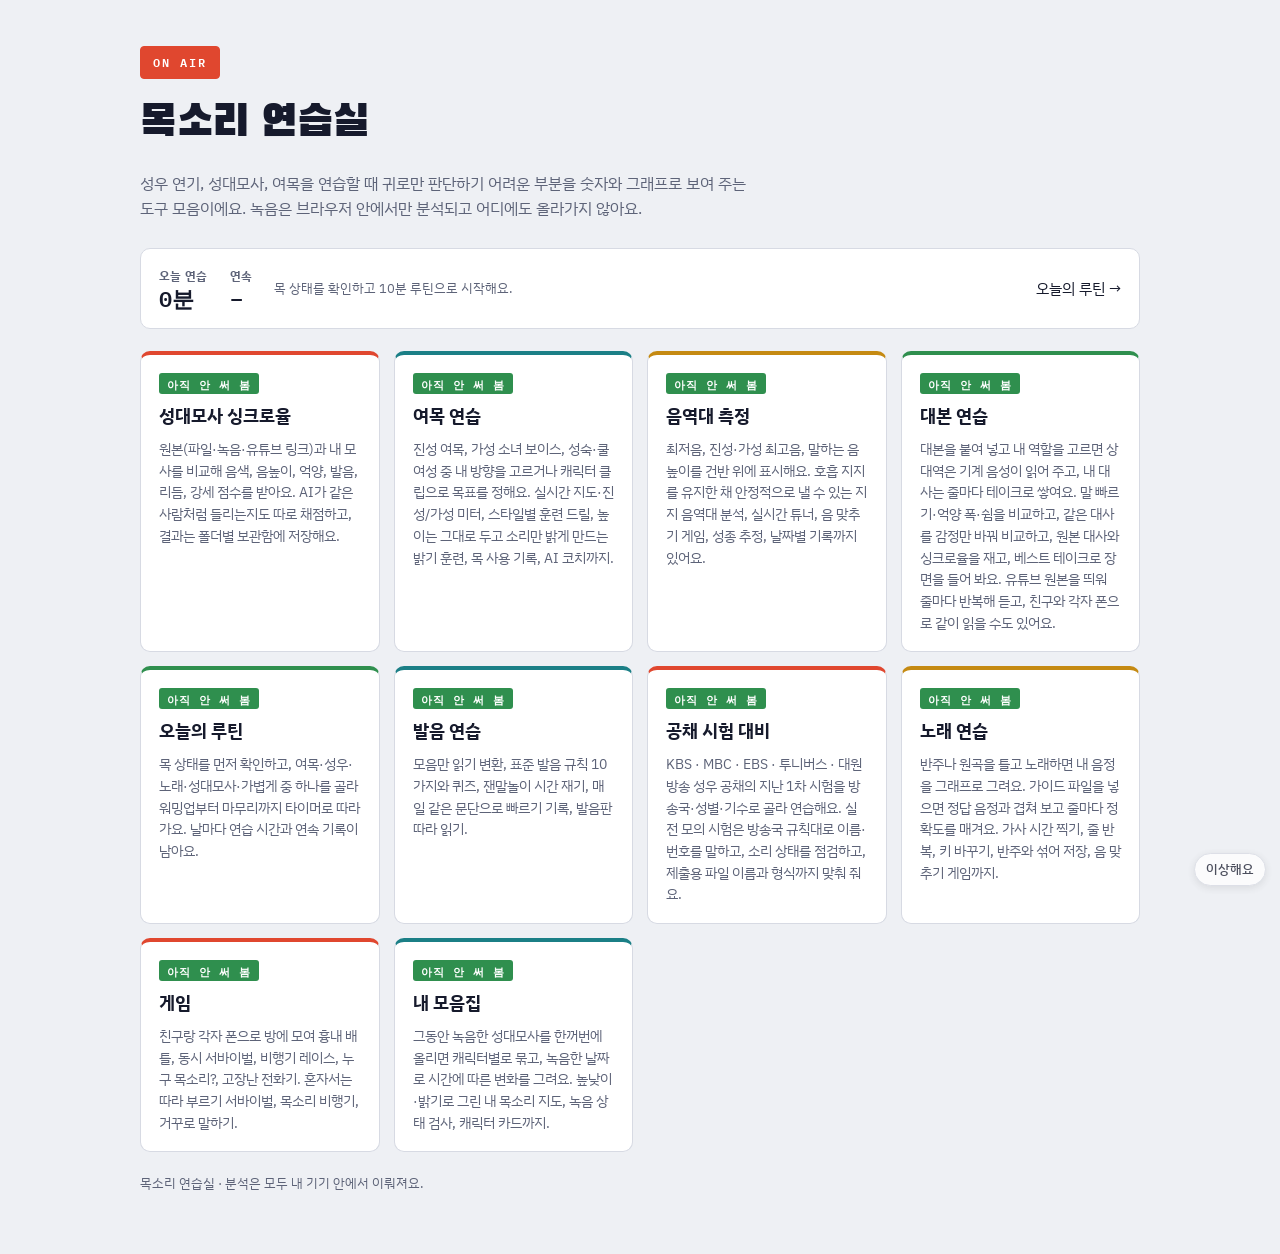
<file: index.html>
<!DOCTYPE html>
<html lang="ko">
<head>
<meta charset="utf-8">
<meta name="viewport" content="width=device-width, initial-scale=1">
<title>목소리 연습실</title>
<meta name="description" content="성우 연기, 성대모사, 여목 연습을 위한 목소리 분석 도구 모음">
<link rel="preconnect" href="https://fonts.googleapis.com">
<link rel="preconnect" href="https://fonts.gstatic.com" crossorigin>
<link href="https://fonts.googleapis.com/css2?family=IBM+Plex+Sans+KR:wght@400;500;700&family=IBM+Plex+Mono:wght@500;600&family=Black+Han+Sans&display=swap" rel="stylesheet">
<link rel="stylesheet" href="assets/style.css?v=202611281900">
<script src="assets/report.js?v=202611281900"></script>
</head>
<body>
<div class="wrap">
  <header class="hero">
    <div class="tally on" style="justify-self:start">ON AIR</div>
    <h1>목소리 연습실</h1>
    <p class="sub">성우 연기, 성대모사, 여목을 연습할 때 귀로만 판단하기 어려운 부분을 숫자와 그래프로 보여 주는 도구 모음이에요. 녹음은 브라우저 안에서만 분석되고 어디에도 올라가지 않아요.</p>
  </header>

  <a class="panel home-today" href="routine.html" id="todayBox">
    <div><div class="ym-lab">오늘 연습</div><div class="ym-num sm" id="tdMin">0분</div></div>
    <div><div class="ym-lab">연속</div><div class="ym-num sm" id="tdStreak">–</div></div>
    <div class="cap" style="margin:0" id="tdMsg">목 상태를 확인하고 10분 루틴으로 시작해요.</div>
    <span class="primary-sm go">오늘의 루틴 →</span>
  </a>

  <section class="panel" id="recentBox" hidden>
    <h2 style="margin-bottom:10px">최근 성대모사 연습</h2>
    <div class="recent" id="recent"></div>
  </section>

  <section class="tools">
    <a class="panel tool" href="mimic.html" style="--c: var(--imi)">
      <span class="pill live">사용 가능</span>
      <h2>성대모사 싱크로율</h2>
      <p>원본(파일·녹음·유튜브 링크)과 내 모사를 비교해 음색, 음높이, 억양, 발음, 리듬, 강세 점수를 받아요. AI가 같은 사람처럼 들리는지도 따로 채점하고, 결과는 폴더별 보관함에 저장해요.</p>
    </a>
    <a class="panel tool" href="yeomok.html" style="--c: var(--ref)">
      <span class="pill live">사용 가능</span>
      <h2>여목 연습</h2>
      <p>진성 여목, 가성 소녀 보이스, 성숙·쿨 여성 중 내 방향을 고르거나 캐릭터 클립으로 목표를 정해요. 실시간 지도·진성/가성 미터, 스타일별 훈련 드릴, 높이는 그대로 두고 소리만 밝게 만드는 밝기 훈련, 목 사용 기록, AI 코치까지.</p>
    </a>
    <a class="panel tool" href="range.html" style="--c: var(--warn)">
      <span class="pill live">사용 가능</span>
      <h2>음역대 측정</h2>
      <p>최저음, 진성·가성 최고음, 말하는 음높이를 건반 위에 표시해요. 호흡 지지를 유지한 채 안정적으로 낼 수 있는 지지 음역대 분석, 실시간 튜너, 음 맞추기 게임, 성종 추정, 날짜별 기록까지 있어요.</p>
    </a>
    <a class="panel tool" href="script.html" style="--c: var(--good)">
      <span class="pill live">사용 가능</span>
      <h2>대본 연습</h2>
      <p>대본을 붙여 넣고 내 역할을 고르면 상대역은 기계 음성이 읽어 주고, 내 대사는 줄마다 테이크로 쌓여요. 말 빠르기·억양 폭·쉼을 비교하고, 같은 대사를 감정만 바꿔 비교하고, 원본 대사와 싱크로율을 재고, 베스트 테이크로 장면을 들어 봐요. 유튜브 원본을 띄워 줄마다 반복해 듣고, 친구와 각자 폰으로 같이 읽을 수도 있어요.</p>
    </a>
    <a class="panel tool" href="routine.html" style="--c: var(--good)">
      <span class="pill live">새로 생김</span>
      <h2>오늘의 루틴</h2>
      <p>목 상태를 먼저 확인하고, 여목·성우·노래·성대모사·가볍게 중 하나를 골라 워밍업부터 마무리까지 타이머로 따라가요. 날마다 연습 시간과 연속 기록이 남아요.</p>
    </a>
    <a class="panel tool" href="pronounce.html" style="--c: var(--ref)">
      <span class="pill live">새로 생김</span>
      <h2>발음 연습</h2>
      <p>모음만 읽기 변환, 표준 발음 규칙 10가지와 퀴즈, 잰말놀이 시간 재기, 매일 같은 문단으로 빠르기 기록, 발음판 따라 읽기.</p>
    </a>
    <a class="panel tool" href="exam.html" style="--c: var(--imi)">
      <span class="pill live">새로 생김</span>
      <h2>공채 시험 대비</h2>
      <p>KBS · MBC · EBS · 투니버스 · 대원방송 성우 공채의 지난 1차 시험을 방송국·성별·기수로 골라 연습해요. 실전 모의 시험은 방송국 규칙대로 이름·번호를 말하고, 소리 상태를 점검하고, 제출용 파일 이름과 형식까지 맞춰 줘요.</p>
    </a>
    <a class="panel tool" href="sing.html" style="--c: var(--warn)">
      <span class="pill live">새로 생김</span>
      <h2>노래 연습</h2>
      <p>반주나 원곡을 틀고 노래하면 내 음정을 그래프로 그려요. 가이드 파일을 넣으면 정답 음정과 겹쳐 보고 줄마다 정확도를 매겨요. 가사 시간 찍기, 줄 반복, 키 바꾸기, 반주와 섞어 저장, 음 맞추기 게임까지.</p>
    </a>
    <a class="panel tool" href="game.html" style="--c: var(--imi)">
      <span class="pill live">새로 생김</span>
      <h2>게임</h2>
      <p>친구랑 각자 폰으로 방에 모여 흉내 배틀, 동시 서바이벌, 비행기 레이스, 누구 목소리?, 고장난 전화기. 혼자서는 따라 부르기 서바이벌, 목소리 비행기, 거꾸로 말하기.</p>
    </a>
    <a class="panel tool" href="collection.html" style="--c: var(--ref)">
      <span class="pill live">새로 생김</span>
      <h2>내 모음집</h2>
      <p>그동안 녹음한 성대모사를 한꺼번에 올리면 캐릭터별로 묶고, 녹음한 날짜로 시간에 따른 변화를 그려요. 높낮이·밝기로 그린 내 목소리 지도, 녹음 상태 검사, 캐릭터 카드까지.</p>
    </a>
  </section>

  <footer>목소리 연습실 · 분석은 모두 내 기기 안에서 이뤄져요.</footer>
</div>
<script>
(() => {
  let U = {}; try { U = JSON.parse(localStorage.getItem('moksori.usage') || '{}'); } catch (_) {}
  const tools = [...document.querySelectorAll('a.panel.tool')]; if (!tools.length) return;
  const n = a => { const k = a.getAttribute('href').replace('.html', ''); return U[k] ? U[k].n : 0; }, total = tools.reduce((s, a) => s + n(a), 0);
  tools.forEach(a => { if (!n(a)) { const p = a.querySelector('.pill'); if (p) p.textContent = '아직 안 써 봄'; } });
  if (total < 5) return;
  const box = tools[0].parentElement; tools.map((a, i) => [a, i]).sort((x, y) => n(y[0]) - n(x[0]) || x[1] - y[1]).forEach(([a]) => box.appendChild(a));
})();
(() => {
  const dk = d => `${d.getFullYear()}-${String(d.getMonth() + 1).padStart(2, '0')}-${String(d.getDate()).padStart(2, '0')}`;
  let R = {}, V = {}; try { R = JSON.parse(localStorage.getItem('moksori.routine') || '{}'); V = JSON.parse(localStorage.getItem('moksori.voiceLoad') || '{}'); } catch (_) {}
  const sec = k => ((R[k] && R[k].sec) || 0) + ((V[k] && V[k].t) || 0), t = sec(dk(new Date()));
  let st = 0; for (let i = 0; i < 365; i++) { const s = sec(dk(new Date(Date.now() - i * 864e5))); if (s > 0) st++; else if (i === 0) continue; else break; }
  document.getElementById('tdMin').textContent = `${Math.round(t / 60)}분`; document.getElementById('tdStreak').textContent = st ? `${st}일` : '–';
  const ck = R[dk(new Date())] && R[dk(new Date())].ck;
  if (t > 1800) document.getElementById('tdMsg').textContent = '오늘은 30분이 넘었어요. 목을 쉬어 주세요.';
  else if (ck && ck.feel === '아픔') document.getElementById('tdMsg').textContent = '오늘은 목이 아프다고 했어요. 쉬는 날이에요.';
  else if (t > 0) document.getElementById('tdMsg').textContent = '오늘도 연습했어요. 짧게 한 번 더 해도 좋아요.';
})();
(() => {
  let h = []; try { h = JSON.parse(localStorage.getItem('moksori.mimic.history') || '[]'); } catch (_) {}
  if (!h.length) return;
  const best = Math.max(...h.map(x => x.o)), lastOne = h[h.length - 1];
  const r = v => Math.round(v);
  document.getElementById('recent').innerHTML =
    `<div><div class="big">${r(lastOne.o)}</div><div class="lab">최근 점수</div></div>` +
    `<div><div class="big">${r(best)}</div><div class="lab">최고 점수</div></div>` +
    `<div><div class="big">${h.length}</div><div class="lab">연습 횟수</div></div>`;
  document.getElementById('recentBox').hidden = false;
})();
</script>
</body>
</html>
</file>
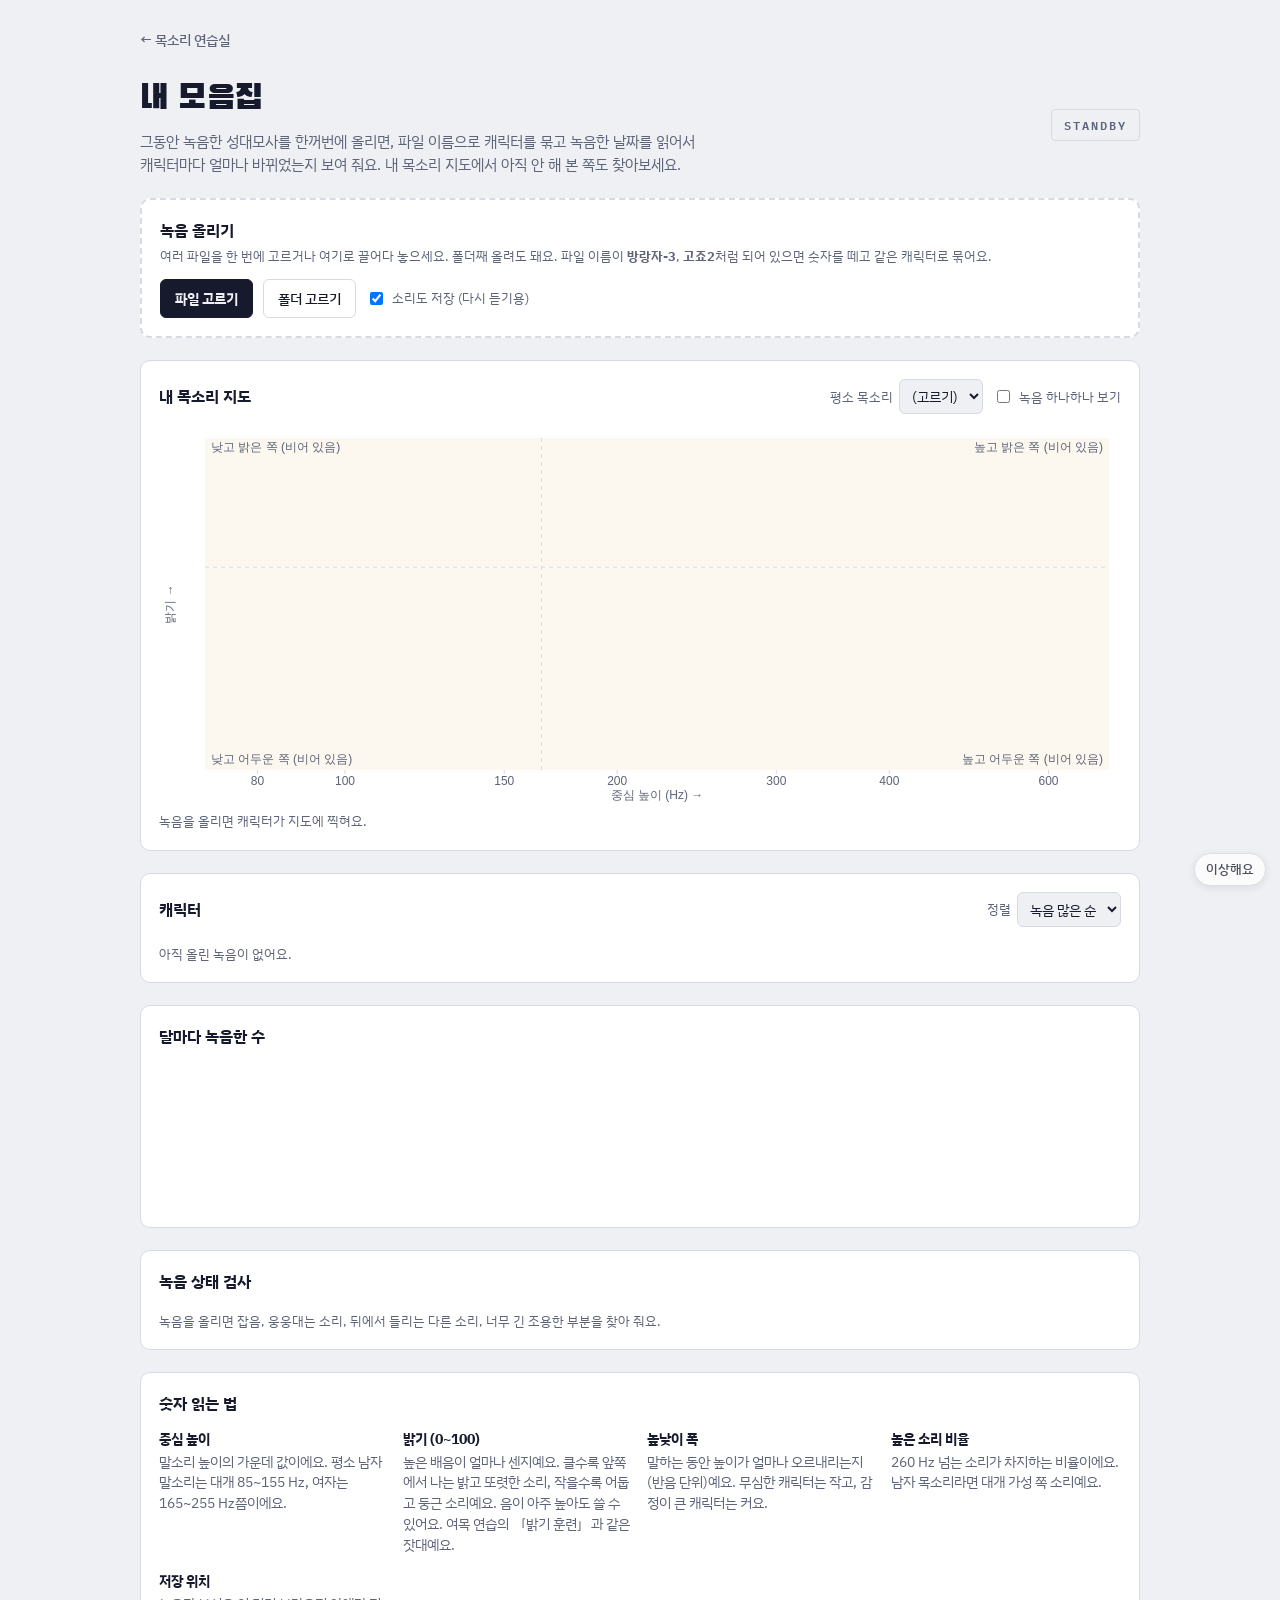
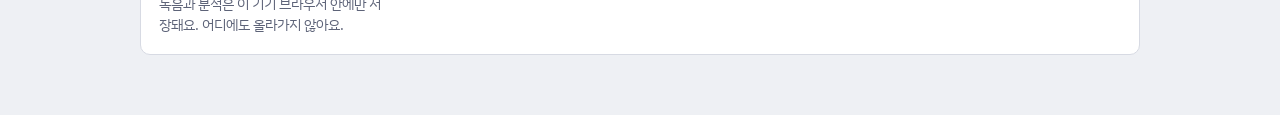
<file: collection.html>
<!DOCTYPE html>
<html lang="ko">
<head>
<meta charset="utf-8">
<meta name="viewport" content="width=device-width, initial-scale=1">
<title>내 모음집 · 목소리 연습실</title>
<link rel="preconnect" href="https://fonts.googleapis.com">
<link rel="preconnect" href="https://fonts.gstatic.com" crossorigin>
<link href="https://fonts.googleapis.com/css2?family=IBM+Plex+Sans+KR:wght@400;500;700&family=IBM+Plex+Mono:wght@500;600&family=Black+Han+Sans&display=swap" rel="stylesheet">
<link rel="stylesheet" href="assets/style.css?v=202611281900">
<script src="assets/report.js?v=202611281900"></script>
</head>
<body>
<div class="wrap">
  <nav class="crumb"><a href="./">← 목소리 연습실</a></nav>
  <header>
    <div>
      <h1>내 모음집</h1>
      <p class="sub">그동안 녹음한 성대모사를 한꺼번에 올리면, 파일 이름으로 캐릭터를 묶고 녹음한 날짜를 읽어서 캐릭터마다 얼마나 바뀌었는지 보여 줘요. 내 목소리 지도에서 아직 안 해 본 쪽도 찾아보세요.</p>
    </div>
    <div class="tally" id="tally">STANDBY</div>
  </header>

  <section class="panel co-up" id="drop">
    <div>
      <h2>녹음 올리기</h2>
      <p class="cap" style="margin:4px 0 0">여러 파일을 한 번에 고르거나 여기로 끌어다 놓으세요. 폴더째 올려도 돼요. 파일 이름이 <b>방랑자-3</b>, <b>고죠2</b>처럼 되어 있으면 숫자를 떼고 같은 캐릭터로 묶어요.</p>
    </div>
    <div class="co-up-btns">
      <label class="btnlike primary-like">파일 고르기<input type="file" id="files" multiple accept="audio/*,video/*,.m4a,.mp3,.wav,.aac,.ogg,.webm"></label>
      <label class="btnlike">폴더 고르기<input type="file" id="folder" webkitdirectory multiple></label>
      <label class="tog"><input type="checkbox" id="keepAudio" checked> 소리도 저장 (다시 듣기용)</label>
    </div>
    <div class="co-prog" id="prog" hidden><div class="lvl wide"><i id="progBar" style="width:0%"></i></div><span class="cap" id="progMsg" style="margin:0"></span><button type="button" id="progStop">멈춤</button></div>
  </section>

  <section class="co-tiles" id="tiles"></section>

  <section class="panel">
    <div class="chart-head">
      <h2>내 목소리 지도</h2>
      <div class="sup-ctl">
        <label class="ym-field">평소 목소리 <select id="baseChar" aria-label="평소 목소리로 쓸 캐릭터"><option value="">(고르기)</option></select></label>
        <label class="tog"><input type="checkbox" id="mapAll"> 녹음 하나하나 보기</label>
      </div>
    </div>
    <canvas id="map" class="co-map" aria-label="가로는 높낮이, 세로는 밝기인 캐릭터 지도"></canvas>
    <p class="cap" id="mapNote"></p>
  </section>

  <section class="panel">
    <div class="chart-head">
      <h2>캐릭터</h2>
      <div class="sup-ctl">
        <label class="ym-field">정렬 <select id="sortBy"><option value="count">녹음 많은 순</option><option value="recent">최근 녹음 순</option><option value="f0">높이 순</option><option value="name">이름 순</option></select></label>
      </div>
    </div>
    <div class="co-chars" id="chars"><p class="cap">아직 올린 녹음이 없어요.</p></div>
  </section>

  <section class="panel" id="detail" hidden>
    <div class="chart-head">
      <h2 id="dName">캐릭터</h2>
      <div class="sup-ctl">
        <input type="text" id="dRename" maxlength="20" placeholder="새 이름 (같은 이름이 있으면 합쳐져요)" aria-label="캐릭터 이름 바꾸기">
        <button type="button" id="dRenameBtn">이름 바꾸기</button>
        <button type="button" id="dClose">닫기</button>
      </div>
    </div>
    <div class="co-detail">
      <div>
        <div class="chart-head" style="margin-bottom:6px"><h3 class="co-h3">시간에 따른 변화</h3>
          <label class="ym-field"><select id="dMetric"><option value="f0">중심 높이</option><option value="bright">밝기</option><option value="range">높낮이 폭</option><option value="high">높은 소리 비율</option></select></label></div>
        <canvas id="growth" class="co-growth"></canvas>
        <p class="cap" id="growthNote"></p>
      </div>
      <div class="co-card">
        <h3 class="co-h3">캐릭터 카드 <span class="cap" style="margin:0">목표를 정해 두면 원래 소리 없이도 특징을 지켰는지 볼 수 있어요</span></h3>
        <div class="co-card-grid">
          <label>높이 <span class="co-pair"><input type="number" id="cLo" min="50" max="1100" step="5" placeholder="최저"> ~ <input type="number" id="cHi" min="50" max="1100" step="5" placeholder="최고"> Hz</span></label>
          <label>높낮이 폭 <select id="cRange"><option value="">상관없음</option><option value="flat">작게 (밋밋하게)</option><option value="mid">보통</option><option value="wide">크게 (생생하게)</option></select></label>
          <label>밝기 <select id="cBright"><option value="">상관없음</option><option value="dark">어둡게</option><option value="mid">보통</option><option value="bright">밝게</option></select></label>
          <label>소리 <select id="cHigh"><option value="">상관없음</option><option value="low">진성 위주 (낮은 쪽)</option><option value="high">높은 소리 위주 (가성 쪽)</option></select></label>
          <label class="co-wide">메모 <input type="text" id="cMemo" maxlength="80" placeholder="예: 느긋하게, 말끝을 올림"></label>
        </div>
        <div class="sup-ctl"><button type="button" class="primary-sm" id="cSave">카드 저장</button><button type="button" id="cFill">지금 녹음들 평균으로 채우기</button><span class="cap" id="cMsg" style="margin:0"></span></div>
      </div>
    </div>
    <div class="histwrap"><table class="hist co-takes"><thead><tr><th>녹음 날짜</th><th>파일</th><th>길이</th><th>중심 높이</th><th>높낮이 폭</th><th>밝기</th><th>높은 소리</th><th>카드</th><th>녹음 상태</th><th></th></tr></thead><tbody id="dBody"></tbody></table></div>
  </section>

  <section class="panel">
    <div class="chart-head"><h2>달마다 녹음한 수</h2><span class="cap" style="margin:0" id="monthNote"></span></div>
    <canvas id="months" class="co-months"></canvas>
  </section>

  <section class="panel">
    <div class="chart-head"><h2>녹음 상태 검사</h2><span class="cap" style="margin:0" id="qNote"></span></div>
    <div class="co-q" id="qList"></div>
  </section>

  <section class="panel">
    <h2 style="margin-bottom:12px">숫자 읽는 법</h2>
    <div class="tips">
      <div><b>중심 높이</b>말소리 높이의 가운데 값이에요. 평소 남자 말소리는 대개 85~155 Hz, 여자는 165~255 Hz쯤이에요.</div>
      <div><b>밝기 (0~100)</b>높은 배음이 얼마나 센지예요. 클수록 앞쪽에서 나는 밝고 또렷한 소리, 작을수록 어둡고 둥근 소리예요. 음이 아주 높아도 쓸 수 있어요. 여목 연습의 「밝기 훈련」과 같은 잣대예요.</div>
      <div><b>높낮이 폭</b>말하는 동안 높이가 얼마나 오르내리는지(반음 단위)예요. 무심한 캐릭터는 작고, 감정이 큰 캐릭터는 커요.</div>
      <div><b>높은 소리 비율</b>260 Hz 넘는 소리가 차지하는 비율이에요. 남자 목소리라면 대개 가성 쪽 소리예요.</div>
      <div><b>저장 위치</b>녹음과 분석은 이 기기 브라우저 안에만 저장돼요. 어디에도 올라가지 않아요.</div>
    </div>
  </section>
</div>

<script src="assets/voicefeat.js?v=202611281900"></script>
<script>
(() => {
const $ = id => document.getElementById(id);
const css = n => getComputedStyle(document.documentElement).getPropertyValue(n).trim();
const esc = s => String(s).replace(/[&<>"]/g, c => ({ '&': '&amp;', '<': '&lt;', '>': '&gt;', '"': '&quot;' }[c]));
const med = a => { if (!a.length) return NaN; const s = [...a].sort((x, y) => x - y), m = s.length >> 1; return s.length % 2 ? s[m] : (s[m - 1] + s[m]) / 2; };
const qq = (a, p) => { if (!a.length) return NaN; const s = [...a].sort((x, y) => x - y); return s[Math.floor(p * (s.length - 1))]; };
const uid = () => Date.now().toString(36) + Math.random().toString(36).slice(2, 7);
const RATE = 16000, HOP = 512;
const brScore = b => Number.isFinite(b) ? Math.max(0, Math.min(100, (b + 40) / 36 * 100)) : NaN;
const fmtD = t => { if (!t) return '날짜 모름'; const d = new Date(t); return `${d.getFullYear()}.${String(d.getMonth() + 1).padStart(2, '0')}.${String(d.getDate()).padStart(2, '0')}`; };

// ---------- 저장 (IndexedDB) ----------
const DB = (() => {
  let p = null;
  const open = () => p || (p = new Promise((res, rej) => {
    if (!window.indexedDB) return rej(new Error('no-idb'));
    const r = indexedDB.open('moksori-collection', 1);
    r.onupgradeneeded = () => { const d = r.result; d.createObjectStore('clips', { keyPath: 'id' }); d.createObjectStore('audio', { keyPath: 'id' }); d.createObjectStore('cards', { keyPath: 'char' }); };
    r.onsuccess = () => res(r.result); r.onerror = () => { p = null; rej(r.error); };
  }));
  const tx = async (store, mode, fn) => { const d = await open(); return new Promise((res, rej) => { const t = d.transaction(store, mode), s = t.objectStore(store); let out; const q = fn(s); if (q) q.onsuccess = () => { out = q.result; }; t.oncomplete = () => res(out); t.onerror = () => rej(t.error); t.onabort = () => rej(t.error); }); };
  return {
    all: s => tx(s, 'readonly', st => st.getAll()).then(a => a || []),
    get: (s, k) => tx(s, 'readonly', st => st.get(k)),
    put: (s, v) => tx(s, 'readwrite', st => st.put(v)),
    del: (s, k) => tx(s, 'readwrite', st => st.delete(k)),
  };
})();
let clips = [], cards = {};
async function loadAll() {
  try { clips = await DB.all('clips'); (await DB.all('cards')).forEach(c => cards[c.char] = c); }
  catch (_) { $('tiles').innerHTML = '<p class="err">이 브라우저에서는 모음집을 저장할 수 없어요. 시크릿 창이라면 일반 창으로 열어 주세요.</p>'; }
  renderAll();
}

// ---------- 파일 이름 → 캐릭터 ----------
function charOf(name) {
  let s = name.replace(/\.[^.]+$/, '').normalize('NFC').trim();
  if (/^(음성|voice|녹음|recording|새 녹음|record)\s*[\d_-]*\s*$/i.test(s) || /^[\d\s._,!+\-ㅋㅎㅣ¹]*$/.test(s)) return '이름 없는 녹음';
  s = s.replace(/^[^\p{L}]+/u, '').replace(/[\s.,_!~-]+$/u, '');
  s = s.replace(/(\s*[-_]?\s*\d+)+$/u, '').replace(/[\s.,_!~-]+$/u, '');
  return s || '이름 없는 녹음';
}

// ---------- 녹음 날짜: mp4/m4a 'mvhd' 상자에서 읽기 ----------
function mp4Date(buf) {
  const u = new Uint8Array(buf), dv = new DataView(buf), n = u.length;
  for (let i = 4; i < n - 24; i++) {
    if (u[i] === 0x6d && u[i + 1] === 0x76 && u[i + 2] === 0x68 && u[i + 3] === 0x64) { // 'mvhd'
      const ver = u[i + 4]; let sec;
      if (ver === 1) sec = dv.getUint32(i + 8) * 4294967296 + dv.getUint32(i + 12); else sec = dv.getUint32(i + 8);
      if (!sec) return 0;
      const t = (sec - 2082844800) * 1000;
      return t > Date.UTC(2005, 0, 1) && t < Date.now() + 86400000 ? t : 0;
    }
  }
  return 0;
}

// ---------- 분석 ----------
let actx = null;
async function decode16k(buf) {
  actx = actx || new (window.AudioContext || window.webkitAudioContext)();
  const ab = await new Promise((res, rej) => { const p = actx.decodeAudioData(buf.slice(0), res, rej); if (p && p.then) p.then(res, rej); });
  const dur = Math.min(ab.duration, 180), off = new OfflineAudioContext(1, Math.max(1, Math.ceil(dur * RATE)), RATE), s = off.createBufferSource();
  s.buffer = ab; s.connect(off.destination); s.start();
  // 낮은 웅웅 소리 검사용: 150 Hz 아래만 따로
  const off2 = new OfflineAudioContext(1, Math.max(1, Math.ceil(dur * RATE)), RATE), s2 = off2.createBufferSource(), lp = off2.createBiquadFilter();
  lp.type = 'lowpass'; lp.frequency.value = 150; lp.Q.value = 0.7; s2.buffer = ab; s2.connect(lp); lp.connect(off2.destination); s2.start();
  let peak = 0, clip = 0; for (let c = 0; c < ab.numberOfChannels; c++) { const d = ab.getChannelData(c); for (let i = 0; i < d.length; i += 3) { const a = Math.abs(d[i]); if (a > peak) peak = a; if (a > 0.985) clip++; } }
  return { x: (await off.startRendering()).getChannelData(0), low: (await off2.startRendering()).getChannelData(0), dur: ab.duration, peak, clip };
}
async function analyzeClip(x, low) {
  const fr = []; let pk = -99;
  for (let i = 0; i + 1024 <= x.length; i += HOP) {
    const r = VF.analyze(x.subarray(i, i + 1024)); fr.push(r); if (r.db > pk) pk = r.db;
    if (fr.length % 400 === 0) await new Promise(r => setTimeout(r, 0));
  }
  const sp = fr.map(r => r.db > pk - 30), v = fr.filter((r, i) => sp[i] && r.f0 > 60 && r.clarity > 0.6);
  const f0 = v.map(r => r.f0), st = f0.map(h => 12 * Math.log2(h / 440) + 69);
  const dbs = fr.map(r => r.db), floor = qq(dbs, 0.1), top = qq(dbs.filter((_, i) => sp[i]), 0.9);
  // 조용한 틈에서 낮은 웅웅 소리 / 다른 소리 단서
  // 가장 조용한 20% 구간 = 말 사이의 틈. 거기에 음이 있는 소리가 많으면 뒤에서 다른 소리(음악·영상)가 난 것
  const q20 = qq(dbs, 0.2), quietIdx = []; fr.forEach((r, i) => { if (r.db <= q20) quietIdx.push(i); });
  const quietPitched = quietIdx.filter(i => fr[i].f0 > 60 && fr[i].clarity > 0.75 && fr[i].db > -60).length / Math.max(1, quietIdx.length);
  let lowE = 0, allE = 0;
  for (const i of quietIdx) { const a = i * HOP; for (let j = a; j < a + 1024 && j < x.length; j++) { allE += x[j] * x[j]; if (low) lowE += low[j] * low[j]; } }
  const humLike = allE > 0 && 10 * Math.log10(allE / Math.max(1, quietIdx.length * 1024)) > -62 ? lowE / allE : 0;
  // 음높이 곡선(대략 0.1초 간격) — 캐릭터 카드 확인용이 아니라 그림용
  return {
    speech: sp.filter(Boolean).length * HOP / RATE, quietDb: q20, voiced: v.length * HOP / RATE,
    f0: med(f0), lo: qq(f0, 0.1), hi: qq(f0, 0.9), range: st.length > 5 ? qq(st, 0.9) - qq(st, 0.1) : NaN,
    bright: med(v.map(r => r.bright).filter(Number.isFinite)), res: med(v.filter(r => r.f0 < 330).map(r => r.res).filter(Number.isFinite)),
    high: f0.length ? f0.filter(z => z > 260).length / f0.length : NaN,
    snr: top - floor, silence: fr.filter(r => r.db < Math.max(pk - 30, floor + 8)).length / Math.max(1, fr.length), quietPitched, humLike, pk,
  };
}
function quality(s, meta) {
  const q = [];
  if (meta.peak < 0.08) q.push(['소리가 아주 작아요', '마이크를 입에 더 가까이']);
  if (meta.clip > 30) q.push(['소리가 찢어졌어요', '너무 크게 녹음됨 · 마이크에서 조금 멀리']);
  const humNote = s.humLike > 0.8 ? ' · 주로 낮게 웅웅대는 소리예요 (바람·전기·방 울림)' : '';
  if (s.snr < 15) q.push(['잡음이 아주 커요', `목소리와 잡음 차이 ${Math.round(s.snr)} dB${humNote} · 뒤에서 영상·음악 소리가 났는지도 확인`]);
  else if (s.snr < 22) q.push(['잡음이 커요', `목소리와 잡음 차이 ${Math.round(s.snr)} dB${humNote} · 조용한 곳, 마이크 가까이`]);
  else if (s.humLike > 0.85 && s.quietDb > -50) q.push(['낮게 웅웅대는 잡음', '바람·전기·방 울림 소리 · 충전기를 빼거나 장소를 바꿔 보세요']);
  if (s.quietPitched > 0.3) q.push(['뒤에서 다른 소리', '말 사이에도 음이 있는 소리가 들려요 · 원본 영상 소리나 음악이 섞였는지 확인']);
  if (s.silence > 0.6 && meta.dur > 6) q.push(['조용한 부분이 길어요', `전체의 ${Math.round(s.silence * 100)}% · 분석에서는 자동으로 빼요`]);
  if (s.voiced < 0.8) q.push(['목소리가 거의 없어요', '분석 결과를 믿기 어려워요']);
  return q;
}

// ---------- 올리기 ----------
let busy = null;
async function ingest(fileList) {
  const files = [...fileList].filter(f => /^(audio|video)\//.test(f.type) || /\.(m4a|mp3|wav|aac|ogg|webm|mp4|3gp|flac)$/i.test(f.name));
  if (!files.length) { $('progMsg').textContent = '소리 파일이 없어요.'; $('prog').hidden = false; return; }
  if (busy) return; busy = { stop: false };
  const keep = $('keepAudio').checked, have = new Set(clips.map(c => c.name + '|' + c.size));
  $('prog').hidden = false; $('tally').classList.add('on'); $('tally').textContent = 'ANALYZING';
  let done = 0, skipped = 0, failed = [];
  for (const f of files) {
    if (busy.stop) break;
    $('progBar').style.width = (done / files.length * 100) + '%';
    $('progMsg').textContent = `${done + 1} / ${files.length} · ${f.name}`;
    if (have.has(f.name + '|' + f.size)) { skipped++; done++; continue; }
    try {
      const buf = await f.arrayBuffer(), date = mp4Date(buf);
      const d = await decode16k(buf), s = await analyzeClip(d.x, d.low);
      const c = { id: uid(), name: f.name, size: f.size, char: charOf(f.name), date: date || f.lastModified || 0, dateFrom: date ? 'file' : 'modified', added: Date.now(), dur: d.dur, s, q: quality(s, d), audio: keep };
      await DB.put('clips', c); if (keep) await DB.put('audio', { id: c.id, blob: new Blob([buf], { type: f.type || 'audio/mp4' }) });
      clips.push(c); have.add(f.name + '|' + f.size);
    } catch (_) { failed.push(f.name); }
    done++;
    if (done % 8 === 0) renderAll();
  }
  $('progBar').style.width = '100%';
  $('progMsg').textContent = `${busy.stop ? '멈췄어요. ' : '다 했어요. '}${done - skipped - failed.length}개 분석${skipped ? ` · 이미 있는 ${skipped}개 건너뜀` : ''}${failed.length ? ` · 못 읽은 파일 ${failed.length}개 (${failed.slice(0, 3).join(', ')}${failed.length > 3 ? ' …' : ''})` : ''}`;
  $('tally').classList.remove('on'); $('tally').textContent = 'STANDBY'; busy = null;
  try { if (navigator.storage && navigator.storage.persist) navigator.storage.persist(); } catch (_) {}
  renderAll();
}
$('files').addEventListener('change', e => { ingest(e.target.files); e.target.value = ''; });
$('folder').addEventListener('change', e => { ingest(e.target.files); e.target.value = ''; });
$('progStop').addEventListener('click', () => { if (busy) busy.stop = true; });
const drop = $('drop');
['dragenter', 'dragover'].forEach(t => drop.addEventListener(t, e => { e.preventDefault(); drop.classList.add('over'); }));
['dragleave', 'drop'].forEach(t => drop.addEventListener(t, e => { e.preventDefault(); drop.classList.remove('over'); }));
drop.addEventListener('drop', e => ingest(e.dataTransfer.files));

// ---------- 묶기 ----------
function groups() {
  const g = new Map();
  for (const c of clips) { if (!g.has(c.char)) g.set(c.char, []); g.get(c.char).push(c); }
  const out = [...g].map(([char, list]) => {
    list.sort((a, b) => (a.date || 0) - (b.date || 0));
    const ok = list.filter(c => c.s.voiced >= 0.8), m = k => med(ok.map(c => c.s[k]).filter(Number.isFinite));
    return { char, list, n: list.length, first: list[0].date, last: list[list.length - 1].date, f0: m('f0'), bright: m('bright'), range: m('range'), high: m('high') };
  });
  return out;
}
const hueOf = (() => { const m = new Map(); return ch => { if (!m.has(ch)) { let h = 0; for (const c of ch) h = (h * 31 + c.charCodeAt(0)) % 360; m.set(ch, h); } return m.get(ch); }; })();
const colOf = (ch, a = 1) => `hsla(${hueOf(ch)}, 62%, 48%, ${a})`;

// ---------- 그리기 ----------
function sizeCv(cv, h) { const r = cv.getBoundingClientRect(), d = window.devicePixelRatio || 1; cv.width = r.width * d; cv.height = h * d; cv.style.height = h + 'px'; const g = cv.getContext('2d'); g.setTransform(d, 0, 0, d, 0, 0); return { g, W: r.width, H: h }; }
function renderAll() {
  const G = groups();
  // 요약
  const dated = clips.filter(c => c.date), t0 = dated.length ? Math.min(...dated.map(c => c.date)) : 0, t1 = dated.length ? Math.max(...dated.map(c => c.date)) : 0;
  const voiced = clips.reduce((a, c) => a + (c.s.voiced || 0), 0);
  $('tiles').innerHTML = clips.length ? `
    <div class="panel co-tile"><div class="ym-lab">녹음</div><div class="ym-num">${clips.length}</div><div class="cap" style="margin:0">개</div></div>
    <div class="panel co-tile"><div class="ym-lab">캐릭터</div><div class="ym-num">${G.filter(g => g.char !== '이름 없는 녹음').length}</div><div class="cap" style="margin:0">명${G.some(g => g.char === '이름 없는 녹음') ? ' + 이름 없는 녹음' : ''}</div></div>
    <div class="panel co-tile"><div class="ym-lab">기간</div><div class="co-period">${fmtD(t0)}<br>~ ${fmtD(t1)}</div></div>
    <div class="panel co-tile"><div class="ym-lab">목소리 낸 시간</div><div class="ym-num">${voiced >= 60 ? Math.round(voiced / 60) : Math.round(voiced)}</div><div class="cap" style="margin:0">${voiced >= 60 ? '분' : '초'} (조용한 부분 뺌)</div></div>` : '';
  // 평소 목소리 선택지
  const bc = $('baseChar'), cur = bc.value || localStorage.getItem('moksori.col.base') || (G.find(g => g.char === '평소') ? '평소' : '');
  bc.innerHTML = '<option value="">(고르기)</option>' + G.map(g => `<option value="${esc(g.char)}">${esc(g.char)}</option>`).join(''); bc.value = G.some(g => g.char === cur) ? cur : '';
  renderChars(G); drawMap(G); drawMonths(); renderQ(); if (sel) renderDetail();
}
function renderChars(G) {
  const by = $('sortBy').value;
  G.sort(by === 'recent' ? (a, b) => (b.last || 0) - (a.last || 0) : by === 'f0' ? (a, b) => (a.f0 || 0) - (b.f0 || 0) : by === 'name' ? (a, b) => a.char.localeCompare(b.char, 'ko') : (a, b) => b.n - a.n);
  if (!G.length) { $('chars').innerHTML = '<p class="cap">아직 올린 녹음이 없어요.</p>'; return; }
  $('chars').innerHTML = G.map(g => {
    const ok = g.list.filter(c => c.s.voiced >= 0.8 && Number.isFinite(c.s.f0) && c.date), a = ok[0], b = ok[ok.length - 1];
    let trend = '';
    if (a && b && a !== b) { const d = 12 * Math.log2(b.s.f0 / a.s.f0); if (Math.abs(d) >= 1) trend = `<span class="co-trend">${d > 0 ? '▲' : '▼'} ${Math.abs(d).toFixed(1)}반음</span>`; }
    const warn = g.list.filter(c => c.q.length).length, card = cards[g.char];
    return `<button type="button" class="co-char${sel === g.char ? ' on' : ''}" data-char="${esc(g.char)}" style="--cc:${colOf(g.char)}">
      <span class="co-cn">${esc(g.char)}${card ? ' <small>카드</small>' : ''}</span>
      <span class="co-cm">${g.n}개 · ${Number.isFinite(g.f0) ? Math.round(g.f0) + ' Hz' : '–'} ${trend}</span>
      <span class="co-cd">${g.first ? fmtD(g.first) : ''}${g.last && g.last !== g.first ? ' ~ ' + fmtD(g.last) : ''}${warn ? ` · 상태 확인 ${warn}` : ''}</span></button>`;
  }).join('');
}
$('chars').addEventListener('click', e => { const b = e.target.closest('[data-char]'); if (!b) return; sel = b.dataset.char; renderAll(); $('detail').scrollIntoView({ behavior: 'smooth', block: 'start' }); });
$('sortBy').addEventListener('change', () => renderChars(groups()));

// 지도: 가로 높이(로그), 세로 밝기
const XMIN = 70, XMAX = 700, YMIN = -40, YMAX = -4, SPLIT_X = 165, SPLIT_Y = -18;
let mapPts = [];
function drawMap(G) {
  const cv = $('map'), { g, W, H } = sizeCv(cv, 380), L = 46, R = 12, T = 14, B = 34;
  const X = f => L + (Math.log(Math.min(XMAX, Math.max(XMIN, f)) / XMIN) / Math.log(XMAX / XMIN)) * (W - L - R);
  const Y = b => T + (1 - (Math.min(YMAX, Math.max(YMIN, b)) - YMIN) / (YMAX - YMIN)) * (H - T - B);
  g.clearRect(0, 0, W, H); g.font = '12px "IBM Plex Sans KR", sans-serif';
  // 네 구역
  const zones = [[XMIN, SPLIT_X, SPLIT_Y, YMAX, '낮고 밝은 쪽'], [SPLIT_X, XMAX, SPLIT_Y, YMAX, '높고 밝은 쪽'], [XMIN, SPLIT_X, YMIN, SPLIT_Y, '낮고 어두운 쪽'], [SPLIT_X, XMAX, YMIN, SPLIT_Y, '높고 어두운 쪽']];
  const cnt = zones.map(z => G.filter(c => c.char !== '이름 없는 녹음' && Number.isFinite(c.f0) && Number.isFinite(c.bright) && c.f0 >= z[0] && c.f0 < z[1] && c.bright >= z[2] && c.bright < z[3]).length);
  zones.forEach((z, i) => { g.fillStyle = cnt[i] ? 'rgba(0,0,0,0)' : 'rgba(214,150,30,0.07)'; g.fillRect(X(z[0]), Y(z[3]), X(z[1]) - X(z[0]), Y(z[2]) - Y(z[3])); g.fillStyle = css('--muted'); g.textAlign = z[0] === XMIN ? 'left' : 'right'; g.textBaseline = z[3] === YMAX ? 'top' : 'bottom'; g.fillText(z[4] + (cnt[i] ? '' : ' (비어 있음)'), z[0] === XMIN ? X(z[0]) + 6 : X(z[1]) - 6, z[3] === YMAX ? Y(z[3]) + 4 : Y(z[2]) - 4); });
  g.strokeStyle = css('--line'); g.lineWidth = 1; g.setLineDash([4, 4]); g.beginPath(); g.moveTo(X(SPLIT_X), T); g.lineTo(X(SPLIT_X), H - B); g.moveTo(L, Y(SPLIT_Y)); g.lineTo(W - R, Y(SPLIT_Y)); g.stroke(); g.setLineDash([]);
  // 축
  g.fillStyle = css('--muted'); g.textAlign = 'center'; g.textBaseline = 'top';
  for (const f of [80, 100, 150, 200, 300, 400, 600]) { g.fillText(f, X(f), H - B + 6); g.strokeStyle = css('--line'); g.beginPath(); g.moveTo(X(f), H - B); g.lineTo(X(f), H - B + 4); g.stroke(); }
  g.fillText('중심 높이 (Hz) →', (L + W - R) / 2, H - 14);
  g.save(); g.translate(12, (T + H - B) / 2); g.rotate(-Math.PI / 2); g.fillText('밝기 →', 0, -6); g.restore();
  // 평소 목소리 표시
  const base = G.find(c => c.char === $('baseChar').value);
  mapPts = [];
  if ($('mapAll').checked) for (const c of clips) if (c.s.voiced >= 0.8 && Number.isFinite(c.s.f0) && Number.isFinite(c.s.bright)) { g.fillStyle = colOf(c.char, 0.55); g.beginPath(); g.arc(X(c.s.f0), Y(c.s.bright), 3.2, 0, 7); g.fill(); mapPts.push({ x: X(c.s.f0), y: Y(c.s.bright), char: c.char }); }
  const lab = [];
  for (const c of G) {
    if (c.char === '이름 없는 녹음' || !Number.isFinite(c.f0) || !Number.isFinite(c.bright)) continue;
    const x = X(c.f0), y = Y(c.bright), isBase = base && c.char === base.char, sz = Math.min(11, 4 + Math.sqrt(c.n) * 1.6);
    g.fillStyle = colOf(c.char, 0.9); g.strokeStyle = css('--panel'); g.lineWidth = 2; g.beginPath(); g.arc(x, y, sz, 0, 7); g.fill(); g.stroke();
    if (isBase) { g.strokeStyle = css('--ink'); g.lineWidth = 2; g.beginPath(); g.arc(x, y, sz + 4, 0, 7); g.stroke(); }
    mapPts.push({ x, y, char: c.char, r: sz });
    lab.push({ x: x + sz + 3, y, t: c.char + (isBase ? ' (평소)' : '') });
  }
  // 이름표 겹침 피하기
  lab.sort((a, b) => a.y - b.y); const used = [];
  g.textAlign = 'left'; g.textBaseline = 'middle'; g.fillStyle = css('--ink');
  for (const l of lab) { let y = l.y; const w = g.measureText(l.t).width; let tries = 0; while (used.some(u => Math.abs(u.y - y) < 13 && l.x < u.x + u.w && l.x + w > u.x) && tries < 6) { y += 13; tries++; } used.push({ x: l.x, y, w }); g.fillText(l.t, Math.min(l.x, W - R - w), y); }
  // 설명
  const empty = zones.filter((_, i) => !cnt[i]).map(z => z[4]);
  let note = G.length ? (empty.length ? `아직 비어 있는 곳: <b>${empty.join(', ')}</b>. 다음에 도전할 캐릭터를 이쪽에서 골라 보세요.` : '네 구역 모두에 캐릭터가 있어요. 폭넓게 하고 있어요!') : '녹음을 올리면 캐릭터가 지도에 찍혀요.';
  if (base) { const far = G.filter(c => c !== base && Number.isFinite(c.f0)).sort((a, b) => Math.abs(Math.log(b.f0 / base.f0)) - Math.abs(Math.log(a.f0 / base.f0)))[0]; if (far) note += ` 평소 목소리에서 가장 먼 캐릭터는 <b>${esc(far.char)}</b> (${(12 * Math.log2(far.f0 / base.f0)).toFixed(1)}반음)예요.`; }
  $('mapNote').innerHTML = note;
}
$('baseChar').addEventListener('change', () => { localStorage.setItem('moksori.col.base', $('baseChar').value); drawMap(groups()); });
$('mapAll').addEventListener('change', () => drawMap(groups()));
$('map').addEventListener('click', e => { const r = e.currentTarget.getBoundingClientRect(), x = e.clientX - r.left, y = e.clientY - r.top; const p = mapPts.filter(p => Math.hypot(p.x - x, p.y - y) < (p.r || 5) + 4).pop(); if (p) { sel = p.char; renderAll(); $('detail').scrollIntoView({ behavior: 'smooth', block: 'start' }); } });

function drawMonths() {
  const cv = $('months'), { g, W, H } = sizeCv(cv, 150), dated = clips.filter(c => c.date);
  g.clearRect(0, 0, W, H);
  if (!dated.length) { $('monthNote').textContent = ''; return; }
  const key = t => { const d = new Date(t); return d.getFullYear() * 12 + d.getMonth(); };
  const k0 = Math.min(...dated.map(c => key(c.date))), k1 = Math.max(...dated.map(c => key(c.date))), n = k1 - k0 + 1, cnt = new Array(n).fill(0);
  dated.forEach(c => cnt[key(c.date) - k0]++);
  const mx = Math.max(...cnt), L = 28, B = 22, bw = (W - L) / n;
  g.font = '11px "IBM Plex Sans KR", sans-serif'; g.textAlign = 'center';
  cnt.forEach((v, i) => { const h = v / mx * (H - B - 16); g.fillStyle = css('--imi'); g.fillRect(L + i * bw + bw * 0.15, H - B - h, bw * 0.7, h); if (v) { g.fillStyle = css('--ink'); g.textBaseline = 'bottom'; g.fillText(v, L + i * bw + bw / 2, H - B - h - 2); } const y = Math.floor((k0 + i) / 12), m = (k0 + i) % 12 + 1; if (n <= 18 || m % 3 === 1) { g.fillStyle = css('--muted'); g.textBaseline = 'top'; g.fillText(m === 1 || i === 0 ? `${String(y).slice(2)}.${m}` : `${m}월`, L + i * bw + bw / 2, H - B + 5); } });
  const best = cnt.indexOf(mx);
  $('monthNote').textContent = `가장 많이 녹음한 달: ${Math.floor((k0 + best) / 12)}년 ${(k0 + best) % 12 + 1}월 (${mx}개)${clips.length - dated.length ? ` · 날짜 모름 ${clips.length - dated.length}개` : ''}`;
}

function renderQ() {
  const bad = clips.filter(c => c.q.length);
  const kinds = {}; bad.forEach(c => c.q.forEach(([k]) => kinds[k] = (kinds[k] || 0) + 1));
  $('qNote').textContent = clips.length ? `${clips.length}개 중 ${bad.length}개에 확인할 점이 있어요` : '';
  $('qList').innerHTML = clips.length ? (Object.keys(kinds).length ? Object.entries(kinds).sort((a, b) => b[1] - a[1]).map(([k, n]) => `<details class="co-qi"><summary><b>${esc(k)}</b> <span class="cap" style="margin:0">${n}개</span></summary><ul>${bad.filter(c => c.q.some(q => q[0] === k)).slice(0, 40).map(c => `<li><button type="button" class="linkish" data-open="${esc(c.char)}">${esc(c.name)}</button> <span class="cap" style="margin:0">${esc(c.q.find(q => q[0] === k)[1])}</span></li>`).join('')}</ul></details>`).join('') : '<p class="cap">모든 녹음 상태가 좋아요.</p>') : '<p class="cap">녹음을 올리면 잡음, 웅웅대는 소리, 뒤에서 들리는 다른 소리, 너무 긴 조용한 부분을 찾아 줘요.</p>';
}
$('qList').addEventListener('click', e => { const b = e.target.closest('[data-open]'); if (!b) return; sel = b.dataset.open; renderAll(); $('detail').scrollIntoView({ behavior: 'smooth', block: 'start' }); });

// ---------- 캐릭터 자세히 ----------
let sel = null, playing = null;
const RANGE = { flat: [0, 9], mid: [7, 15], wide: [13, 99] }, BRIGHT = { dark: [-99, -21], mid: [-23, -14], bright: [-16, 99] };
function cardCheck(card, s) {
  if (!card) return null; const r = [];
  if (card.lo || card.hi) r.push(['높이', Number.isFinite(s.f0) && (!card.lo || s.f0 >= card.lo) && (!card.hi || s.f0 <= card.hi)]);
  if (card.range) r.push(['높낮이', Number.isFinite(s.range) && s.range >= RANGE[card.range][0] && s.range <= RANGE[card.range][1]]);
  if (card.bright) r.push(['밝기', Number.isFinite(s.bright) && s.bright >= BRIGHT[card.bright][0] && s.bright <= BRIGHT[card.bright][1]]);
  if (card.high) r.push(['소리', Number.isFinite(s.high) && (card.high === 'high' ? s.high >= 0.5 : s.high < 0.3)]);
  return r.length ? r : null;
}
function renderDetail() {
  const g = groups().find(x => x.char === sel); if (!g) { $('detail').hidden = true; sel = null; return; }
  $('detail').hidden = false; $('dName').textContent = `${g.char} · ${g.n}개`; $('dName').style.color = colOf(g.char);
  const card = cards[g.char] || {};
  $('cLo').value = card.lo || ''; $('cHi').value = card.hi || ''; $('cRange').value = card.range || ''; $('cBright').value = card.bright || ''; $('cHigh').value = card.high || ''; $('cMemo').value = card.memo || ''; $('cMsg').textContent = '';
  const f = (v, d = 1) => Number.isFinite(v) ? v.toFixed(d) : '–';
  $('dBody').innerHTML = [...g.list].reverse().map(c => {
    const chk = cardCheck(cards[g.char], c.s), okN = chk ? chk.filter(x => x[1]).length : 0;
    return `<tr data-id="${c.id}"><td>${fmtD(c.date)}${c.dateFrom === 'modified' ? '<small title="파일 안에 녹음 날짜가 없어 파일 수정 날짜를 썼어요">*</small>' : ''}</td><td class="co-fn">${esc(c.name)}</td><td>${f(c.dur, 0)}초</td>
      <td>${Number.isFinite(c.s.f0) ? Math.round(c.s.f0) + ' Hz <small>' + VF.note(c.s.f0) + '</small>' : '–'}</td><td>${f(c.s.range)}<small>반음</small></td><td>${Number.isFinite(c.s.bright) ? Math.round(brScore(c.s.bright)) : '–'}</td><td>${Number.isFinite(c.s.high) ? Math.round(c.s.high * 100) + '%' : '–'}</td>
      <td>${chk ? `<span class="co-chk ${okN === chk.length ? 'ok' : okN ? 'mid' : 'no'}" title="${esc(chk.map(x => (x[1] ? '✓ ' : '✗ ') + x[0]).join(' · '))}">${okN}/${chk.length}</span>` : '–'}</td>
      <td>${c.q.length ? `<span class="co-warn" title="${esc(c.q.map(q => q[0] + ': ' + q[1]).join('\n'))}">${esc(c.q[0][0])}${c.q.length > 1 ? ` 외 ${c.q.length - 1}` : ''}</span>` : '<span class="co-good">좋음</span>'}</td>
      <td class="sc-acts">${c.audio ? '<button type="button" data-act="play">▶</button>' : ''}<select data-act="move" aria-label="다른 캐릭터로 옮기기"><option value="">옮기기…</option>${groups().filter(x => x.char !== g.char).map(x => `<option>${esc(x.char)}</option>`).join('')}</select><button type="button" class="del" data-act="del">삭제</button></td></tr>`;
  }).join('');
  drawGrowth(g);
}
function drawGrowth(gr) {
  const cv = $('growth'), { g, W, H } = sizeCv(cv, 220), k = $('dMetric').value;
  const val = c => k === 'high' ? c.s.high * 100 : k === 'bright' ? brScore(c.s.bright) : c.s[k];
  const pts = gr.list.filter(c => c.date && c.s.voiced >= 0.8 && Number.isFinite(val(c)));
  g.clearRect(0, 0, W, H); g.font = '11px "IBM Plex Sans KR", sans-serif';
  const unit = { f0: 'Hz', bright: '', range: '반음', high: '%' }[k];
  if (pts.length < 2) { g.fillStyle = css('--muted'); g.textAlign = 'center'; g.fillText(pts.length ? '녹음이 2개 이상 있어야 변화를 그릴 수 있어요' : '날짜가 있는 녹음이 없어요', W / 2, H / 2); $('growthNote').textContent = ''; return; }
  const L = 44, R = 12, T = 12, B = 26, t0 = pts[0].date, t1 = pts[pts.length - 1].date || t0 + 1;
  let v0 = Math.min(...pts.map(val)), v1 = Math.max(...pts.map(val)); const pad = (v1 - v0) * 0.15 || 5; v0 -= pad; v1 += pad;
  const X = t => L + (t1 === t0 ? 0.5 : (t - t0) / (t1 - t0)) * (W - L - R), Y = v => T + (1 - (v - v0) / (v1 - v0)) * (H - T - B);
  g.strokeStyle = css('--line'); g.fillStyle = css('--muted'); g.textAlign = 'right'; g.textBaseline = 'middle';
  for (let i = 0; i <= 4; i++) { const v = v0 + (v1 - v0) * i / 4; g.beginPath(); g.moveTo(L, Y(v)); g.lineTo(W - R, Y(v)); g.stroke(); g.fillText(Math.round(v) + (unit === '%' ? '%' : ''), L - 6, Y(v)); }
  g.textAlign = 'center'; g.textBaseline = 'top'; g.fillText(fmtD(t0), L + 30, H - B + 6); g.fillText(fmtD(t1), W - R - 30, H - B + 6);
  // 카드 목표 띠
  const card = cards[gr.char];
  if (card && k === 'f0' && (card.lo || card.hi)) { g.fillStyle = 'rgba(40,160,90,0.12)'; const a = Y(Math.min(v1, card.hi || v1)), b = Y(Math.max(v0, card.lo || v0)); g.fillRect(L, a, W - L - R, b - a); }
  // 이동 평균 선 + 점
  const col = colOf(gr.char);
  g.strokeStyle = col; g.lineWidth = 2; g.beginPath();
  const wn = pts.length >= 6 ? 2 : 0;
  pts.forEach((c, i) => { const w = pts.slice(Math.max(0, i - wn), i + wn + 1).map(val), y = Y(med(w)); i ? g.lineTo(X(c.date), y) : g.moveTo(X(c.date), y); }); g.stroke();
  pts.forEach(c => { g.fillStyle = col; g.globalAlpha = 0.55; g.beginPath(); g.arc(X(c.date), Y(val(c)), 3.5, 0, 7); g.fill(); g.globalAlpha = 1; });
  const n = Math.max(1, Math.round(pts.length / 3)), a = med(pts.slice(0, n).map(val)), b = med(pts.slice(-n).map(val));
  const diff = k === 'f0' ? `${(12 * Math.log2(b / a)).toFixed(1)}반음 (${Math.round(a)} → ${Math.round(b)} Hz)` : `${(b - a > 0 ? '+' : '') + (b - a).toFixed(1)}${unit} (${a.toFixed(1)} → ${b.toFixed(1)})`;
  const name = { f0: '중심 높이', bright: '밝기', range: '높낮이 폭', high: '높은 소리 비율' }[k];
  $('growthNote').textContent = `처음 ${n}개와 최근 ${n}개를 비교하면 ${name}가 ${diff} 바뀌었어요. 선은 앞뒤 녹음을 묶은 흐름이에요.`;
}
$('dMetric').addEventListener('change', () => { const g = groups().find(x => x.char === sel); if (g) drawGrowth(g); });
$('dClose').addEventListener('click', () => { sel = null; $('detail').hidden = true; renderAll(); });
$('dRenameBtn').addEventListener('click', async () => {
  const to = $('dRename').value.trim(); if (!to || !sel) return;
  for (const c of clips) if (c.char === sel) { c.char = to; await DB.put('clips', c); }
  if (cards[sel] && !cards[to]) { const cd = { ...cards[sel], char: to }; await DB.put('cards', cd); cards[to] = cd; }
  if (cards[sel]) { await DB.del('cards', sel); delete cards[sel]; }
  sel = to; $('dRename').value = ''; renderAll();
});
$('dBody').addEventListener('click', async e => {
  const b = e.target.closest('button'); if (!b) return; const id = b.closest('tr').dataset.id, c = clips.find(x => x.id === id); if (!c) return;
  if (b.dataset.act === 'play') {
    if (playing) { playing.pause(); const was = playing.dataset.id; playing = null; if (was === id) return; }
    const a = await DB.get('audio', id); if (!a) return; const el = new Audio(URL.createObjectURL(a.blob)); el.dataset.id = id; el.play(); playing = el; el.onended = () => { playing = null; };
  } else if (b.dataset.act === 'del') {
    if (!b.classList.contains('arm')) { b.classList.add('arm'); b.textContent = '한 번 더'; setTimeout(() => { b.classList.remove('arm'); b.textContent = '삭제'; }, 3000); return; }
    await DB.del('clips', id); await DB.del('audio', id); clips = clips.filter(x => x.id !== id); renderAll();
  }
});
$('dBody').addEventListener('change', async e => {
  if (e.target.dataset.act !== 'move' || !e.target.value) return; const c = clips.find(x => x.id === e.target.closest('tr').dataset.id); if (!c) return;
  c.char = e.target.value; await DB.put('clips', c); renderAll();
});
$('cSave').addEventListener('click', async () => {
  if (!sel) return; const num = id => { const v = +$(id).value; return v > 0 ? v : null; };
  const cd = { char: sel, lo: num('cLo'), hi: num('cHi'), range: $('cRange').value, bright: $('cBright').value, high: $('cHigh').value, memo: $('cMemo').value.trim() };
  if (cd.lo && cd.hi && cd.lo > cd.hi) [cd.lo, cd.hi] = [cd.hi, cd.lo];
  const empty = !cd.lo && !cd.hi && !cd.range && !cd.bright && !cd.high && !cd.memo;
  if (empty) { await DB.del('cards', sel); delete cards[sel]; } else { await DB.put('cards', cd); cards[sel] = cd; }
  renderAll(); $('cMsg').textContent = empty ? '카드를 비웠어요.' : '저장했어요. 표의 「카드」 칸에 몇 개 맞췄는지 나와요.';
});
$('cFill').addEventListener('click', () => {
  const g = groups().find(x => x.char === sel); if (!g) return; const ok = g.list.filter(c => c.s.voiced >= 0.8);
  const lo = med(ok.map(c => c.s.lo).filter(Number.isFinite)), hi = med(ok.map(c => c.s.hi).filter(Number.isFinite));
  if (Number.isFinite(lo)) $('cLo').value = Math.round(lo / 5) * 5; if (Number.isFinite(hi)) $('cHi').value = Math.round(hi / 5) * 5;
  if (Number.isFinite(g.range)) $('cRange').value = g.range < 9 ? 'flat' : g.range < 15 ? 'mid' : 'wide';
  if (Number.isFinite(g.bright)) $('cBright').value = g.bright < -21 ? 'dark' : g.bright < -15 ? 'mid' : 'bright';
  if (Number.isFinite(g.high)) $('cHigh').value = g.high >= 0.5 ? 'high' : g.high < 0.3 ? 'low' : '';
  $('cMsg').textContent = '지금 녹음들 값으로 채웠어요. 원래 캐릭터에 맞게 고친 뒤 저장하세요.';
});

let rz; addEventListener('resize', () => { clearTimeout(rz); rz = setTimeout(renderAll, 150); });
loadAll();
})();
</script>
</body>
</html>
</file>
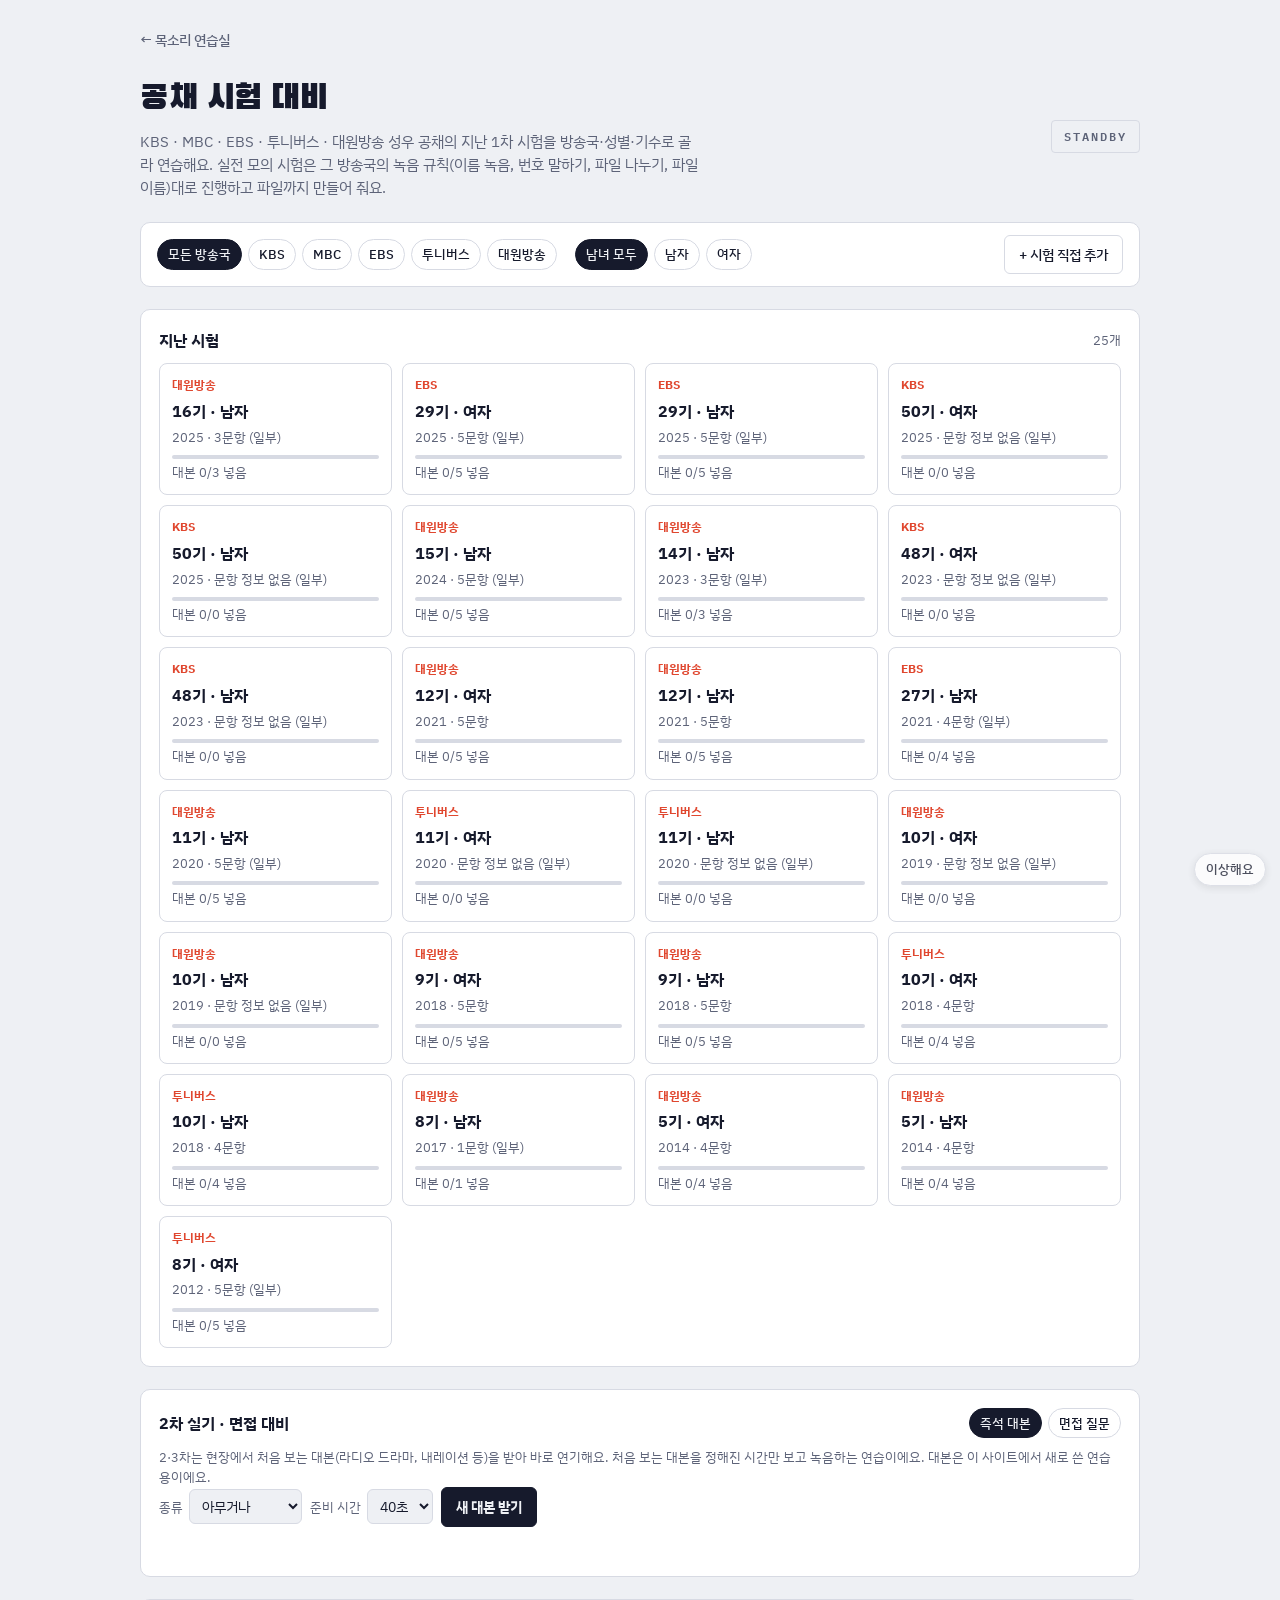
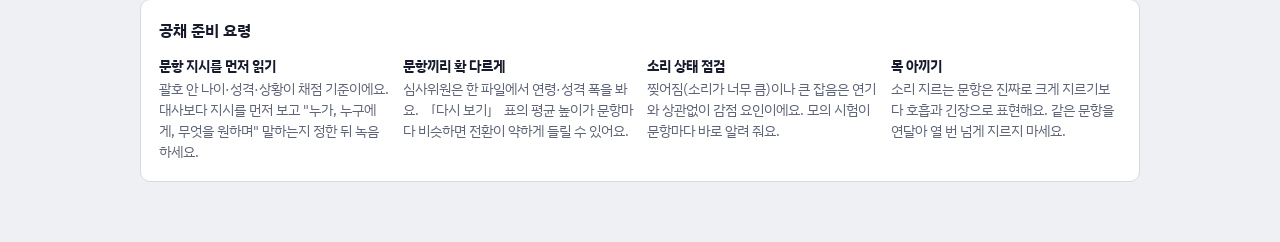
<file: exam.html>
<!DOCTYPE html>
<html lang="ko">
<head>
<meta charset="utf-8">
<meta name="viewport" content="width=device-width, initial-scale=1">
<title>공채 시험 대비 · 목소리 연습실</title>
<link rel="preconnect" href="https://fonts.googleapis.com">
<link rel="preconnect" href="https://fonts.gstatic.com" crossorigin>
<link href="https://fonts.googleapis.com/css2?family=IBM+Plex+Sans+KR:wght@400;500;700&family=IBM+Plex+Mono:wght@500;600&family=Black+Han+Sans&display=swap" rel="stylesheet">
<link rel="stylesheet" href="assets/style.css?v=202611281900">
<script src="assets/report.js?v=202611281900"></script>
</head>
<body>
<div class="wrap">
  <nav class="crumb"><a href="./">← 목소리 연습실</a></nav>
  <header>
    <div>
      <h1>공채 시험 대비</h1>
      <p class="sub">KBS · MBC · EBS · 투니버스 · 대원방송 성우 공채의 지난 1차 시험을 방송국·성별·기수로 골라 연습해요. 실전 모의 시험은 그 방송국의 녹음 규칙(이름 녹음, 번호 말하기, 파일 나누기, 파일 이름)대로 진행하고 파일까지 만들어 줘요.</p>
    </div>
    <div class="tally" id="tally">STANDBY</div>
  </header>

  <section class="panel ex-filter">
    <div class="sc-tags" id="stTabs"></div>
    <div class="sc-tags" id="gTabs"></div>
    <button type="button" id="addOpen">+ 시험 직접 추가</button>
  </section>

  <section class="panel" id="stInfo"></section>

  <section class="panel ex-add" id="addBox" hidden>
    <div class="chart-head"><h2>시험 직접 추가</h2><button type="button" id="addClose">닫기</button></div>
    <p class="cap" style="margin-top:0">목록에 없는 시험(새 공고, 지난 기수)을 넣어요. 이 기기에만 저장되고, 「사이트용 코드 복사」로 모두가 보게 할 수도 있어요.</p>
    <div class="sc-sub">
      <label class="ym-field">방송국 <select id="adSt"></select></label>
      <label class="ym-field">기수 <input type="number" id="adGen" min="1" max="99" value="1" class="ex-num"></label>
      <label class="ym-field">연도 <input type="number" id="adYear" min="1990" max="2100" class="ex-num"></label>
      <label class="ym-field">성별 <select id="adG"><option value="m">남자</option><option value="f">여자</option></select></label>
      <label class="ym-field">문항 수 <input type="number" id="adN" min="1" max="15" value="5" class="ex-num"></label>
      <input type="text" id="adLink" placeholder="원문 주소 (선택)" class="ex-link-in" aria-label="원문 주소">
      <button type="button" class="primary-sm" id="adGo">추가</button>
    </div>
  </section>

  <section class="panel">
    <div class="chart-head"><h2>지난 시험</h2><span class="cap" style="margin:0" id="exCount"></span></div>
    <div class="ex-list" id="exList"></div>
  </section>

  <section class="panel ex-detail" id="exBox" hidden>
    <div class="chart-head"><h2 id="exTitle"></h2>
      <div class="sup-ctl"><a class="btnlike" id="exLink" target="_blank" rel="noopener">원문 대본 보기 ↗</a><button type="button" id="exCode" hidden>사이트용 코드 복사</button><button type="button" class="del" id="exDel" hidden>이 시험 삭제</button></div>
    </div>
    <p class="cap" id="exNote" style="margin-top:0"></p>
    <ol class="ex-items" id="exItems"></ol>
    <div class="sc-sub">
      <button type="button" id="itAdd">+ 문항 추가</button>
      <button type="button" id="toScript">대본 연습으로 보내기</button>
      <button type="button" class="primary-sm" id="mockGo">▶ 실전 모의 시험</button>
      <span class="cap" id="exMsg" style="margin:0"></span>
    </div>
  </section>

  <section class="panel ex-mock" id="mockBox" hidden>
    <div class="chart-head"><h2 id="mkTitle">실전 모의 시험</h2><button type="button" id="mkQuit">그만두기</button></div>
    <div id="mkSetup">
      <p class="cap" style="margin-top:0">실제 시험처럼 처음부터 끝까지 이어서 녹음해요. 조용한 곳에서, 이어폰 없이 마이크와 입 거리를 한 뼘쯤 두세요.</p>
      <div class="sc-sub">
        <input type="text" id="mkName" maxlength="10" placeholder="내 이름" aria-label="내 이름">
        <input type="text" id="mkNo" maxlength="12" placeholder="수험번호 (EBS)" aria-label="수험번호" hidden>
        <label class="tog"><input type="checkbox" id="mkRetry" checked> 다시 녹음 허용 (끄면 진짜 시험처럼 한 번씩만)</label>
        <button type="button" class="primary-sm" id="mkStart">시작</button>
      </div>
      <ul class="ex-rules" id="mkRules"></ul>
    </div>
    <div id="mkRun" hidden>
      <div class="ex-steps" id="mkSteps"></div>
      <div class="ex-stage">
        <div class="ex-say" id="mkSay"></div>
        <div class="ex-dir" id="mkDir"></div>
        <div class="ex-text" id="mkText"></div>
      </div>
      <div class="sc-ctl">
        <button type="button" id="mkPrev">◀ 이전</button>
        <button type="button" class="primary-sm sc-rec" id="mkRec">● 녹음</button>
        <button type="button" id="mkPlay" disabled>▶ 들어 보기</button>
        <button type="button" id="mkNext">다음 ▶</button>
      </div>
      <div class="lvl wide"><i id="mkLvl" style="width:0%"></i></div>
      <div class="ex-check" id="mkCheck"></div>
    </div>
    <div id="mkDone" hidden>
      <div class="histwrap"><table class="hist"><thead><tr><th>순서</th><th>문항</th><th>길이</th><th>가장 큰 소리</th><th>잡음</th><th>평균 높이</th><th>점검</th><th></th></tr></thead><tbody id="mkSum"></tbody></table></div>
      <div class="sc-sub">
        <label class="ym-field">파일 <select id="mkFmt"><option value="wav">WAV</option><option value="mp3">MP3</option></select></label>
        <button type="button" class="primary-sm" id="mkSave">제출용 파일 만들기</button>
        <button type="button" id="mkAgain">다시 보기</button>
        <span class="cap" id="mkSaveMsg" style="margin:0"></span>
      </div>
      <p class="cap">파일 규격(나누기, 이름, 형식)은 그 방송국 공고에 맞춰 만들어요. 실제로 낼 때는 그해 공고를 꼭 다시 확인하세요. 규칙이 바뀌는 경우가 있어요.</p>
    </div>
  </section>

  <section class="panel" id="r2Box">
    <div class="chart-head"><h2>2차 실기 · 면접 대비</h2><div class="sc-tags" id="r2Tabs"><button type="button" class="sc-tag on" data-r2="cold">즉석 대본</button><button type="button" class="sc-tag" data-r2="iv">면접 질문</button></div></div>
    <div id="coldBox">
      <p class="cap" style="margin-top:0">2·3차는 현장에서 처음 보는 대본(라디오 드라마, 내레이션 등)을 받아 바로 연기해요. 처음 보는 대본을 정해진 시간만 보고 녹음하는 연습이에요. 대본은 이 사이트에서 새로 쓴 연습용이에요.</p>
      <div class="sc-sub">
        <label class="ym-field">종류 <select id="cdKind"><option value="">아무거나</option><option>라디오 드라마</option><option>내레이션</option><option>해설</option><option>애니</option><option>광고</option></select></label>
        <label class="ym-field">준비 시간 <select id="cdPrep"><option value="20">20초</option><option value="40" selected>40초</option><option value="60">1분</option></select></label>
        <button type="button" class="primary-sm" id="cdGo">새 대본 받기</button>
      </div>
      <div class="ex-stage" id="cdStage" hidden>
        <div class="ex-say" id="cdHead"></div>
        <div class="ex-dir" id="cdDir"></div>
        <div class="ex-text" id="cdText"></div>
      </div>
      <div class="sc-ctl" id="cdCtl" hidden><button type="button" class="primary-sm sc-rec" id="cdRec">● 지금 녹음</button><button type="button" id="cdPlay" disabled>▶ 들어 보기</button><span class="ex-count" id="cdCount"></span></div>
      <div class="ex-check" id="cdCheck"></div>
    </div>
    <div id="ivBox" hidden>
      <p class="cap" style="margin-top:0">면접에서는 답의 내용만큼 발음, 빠르기, 안정감을 봐요. 질문을 끝까지 듣고 1~2초 정리한 뒤, 결론부터 말하는 연습을 해요.</p>
      <div class="sc-sub"><button type="button" class="primary-sm" id="ivGo">질문 받기</button><label class="tog"><input type="checkbox" id="ivSpeak" checked> 질문을 소리로 읽어 주기</label></div>
      <div class="ex-stage" id="ivStage" hidden><div class="ex-text" id="ivQ"></div><div class="ex-say" id="ivTip"></div></div>
      <div class="sc-ctl" id="ivCtl" hidden><button type="button" class="primary-sm sc-rec" id="ivRec">● 답하기</button><button type="button" id="ivPlay" disabled>▶ 들어 보기</button><span class="ex-count" id="ivCount"></span></div>
      <div class="ex-check" id="ivCheck"></div>
    </div>
  </section>

  <section class="panel" id="pastBox" hidden>
    <div class="chart-head"><h2>지난 모의 시험</h2><span class="cap" style="margin:0" id="pastCount"></span></div>
    <div class="sv-list" id="pastList"></div>
  </section>

  <section class="panel">
    <h2 style="margin-bottom:12px">공채 준비 요령</h2>
    <div class="tips">
      <div><b>문항 지시를 먼저 읽기</b>괄호 안 나이·성격·상황이 채점 기준이에요. 대사보다 지시를 먼저 보고 "누가, 누구에게, 무엇을 원하며" 말하는지 정한 뒤 녹음하세요.</div>
      <div><b>문항끼리 확 다르게</b>심사위원은 한 파일에서 연령·성격 폭을 봐요. 「다시 보기」 표의 평균 높이가 문항마다 비슷하면 전환이 약하게 들릴 수 있어요.</div>
      <div><b>소리 상태 점검</b>찢어짐(소리가 너무 큼)이나 큰 잡음은 연기와 상관없이 감점 요인이에요. 모의 시험이 문항마다 바로 알려 줘요.</div>
      <div><b>목 아끼기</b>소리 지르는 문항은 진짜로 크게 지르기보다 호흡과 긴장으로 표현해요. 같은 문항을 연달아 열 번 넘게 지르지 마세요.</div>
    </div>
  </section>
</div>

<script src="assets/voicefeat.js?v=202611281900"></script>
<script src="assets/exams.js?v=202611281900"></script>
<script src="assets/lame.min.js?v=202611281900"></script>
<script>
(() => {
const $ = id => document.getElementById(id);
const esc = s => String(s == null ? '' : s).replace(/[&<>"]/g, c => ({ '&': '&amp;', '<': '&lt;', '>': '&gt;', '"': '&quot;' }[c]));
const med = a => { if (!a.length) return NaN; const s = [...a].sort((x, y) => x - y), m = s.length >> 1; return s.length % 2 ? s[m] : (s[m - 1] + s[m]) / 2; };
const uid = () => Date.now().toString(36) + Math.random().toString(36).slice(2, 6);
const ST = window.STATIONS, GN = { m: '남자', f: '여자' };
const load = (k, d) => { try { return JSON.parse(localStorage.getItem(k) || 'null') || d; } catch (_) { return d; } };
const keep = (k, v) => { try { localStorage.setItem(k, JSON.stringify(v)); } catch (_) {} };
let CUSTOM = load('moksori.exam.custom', []), DATA = load('moksori.exam.data', {}), UI = load('moksori.exam.ui', { st: '', g: '' });
const allExams = () => [...window.EXAMS, ...CUSTOM.map(c => ({ ...c, custom: true }))];
const examOf = id => allExams().find(e => e.id === id);
const exName = e => `${ST[e.station].name} ${e.gen}기 · ${GN[e.gender]}`;
// 문항 = 사이트 기본값 + 내가 고친 것 + 붙여 넣은 대본
function itemsOf(e) {
  const d = DATA[e.id] || {}, base = e.items || [], n = Math.max(base.length, (d.items || []).length);
  const out = []; for (let i = 0; i < n; i++) { const b = base[i] || {}, u = (d.items || [])[i] || {}; if (u.gone) continue; out.push({ i, type: u.type != null ? u.type : b.type || '', dir: u.dir != null ? u.dir : b.dir || '', file: b.file || '', group: b.group || '', intro: !!b.intro, text: u.text || '' }); }
  return out;
}
function setItem(e, i, patch) { const d = DATA[e.id] = DATA[e.id] || {}; d.items = d.items || []; d.items[i] = Object.assign({}, d.items[i] || {}, patch); keep('moksori.exam.data', DATA); }

// ---------- 고르기 ----------
function renderTabs() {
  const sts = ['', ...Object.keys(ST)];
  $('stTabs').innerHTML = sts.map(k => `<button type="button" class="sc-tag${UI.st === k ? ' on' : ''}" data-st="${k}">${k ? ST[k].name : '모든 방송국'}</button>`).join('');
  $('gTabs').innerHTML = [['', '남녀 모두'], ['m', '남자'], ['f', '여자']].map(([k, t]) => `<button type="button" class="sc-tag${UI.g === k ? ' on' : ''}" data-g="${k}">${t}</button>`).join('');
}
$('stTabs').addEventListener('click', e => { const b = e.target.closest('[data-st]'); if (b) { UI.st = b.dataset.st; keep('moksori.exam.ui', UI); renderAll(); } });
$('gTabs').addEventListener('click', e => { const b = e.target.closest('[data-g]'); if (b) { UI.g = b.dataset.g; keep('moksori.exam.ui', UI); renderAll(); } });
function renderInfo() {
  const s = ST[UI.st]; $('stInfo').hidden = !s; if (!s) return;
  $('stInfo').innerHTML = `<div class="chart-head"><h2>${esc(s.full)}</h2>${s.apply ? `<a class="btnlike" href="${esc(s.apply)}" target="_blank" rel="noopener">지원 사이트 ↗</a>` : ''}</div>
    <div class="ex-info"><div><div class="ym-lab">시험 순서</div><ol>${s.steps.map(x => `<li>${esc(x)}</li>`).join('')}</ol></div>
    ${s.rules.length ? `<div><div class="ym-lab">1차 녹음 규칙·특징</div><ul>${s.rules.map(x => `<li>${esc(x)}</li>`).join('')}</ul></div>` : ''}</div>
    <p class="ex-tip">${esc(s.tip)}</p>`;
}
function renderList() {
  const list = allExams().filter(e => (!UI.st || e.station === UI.st) && (!UI.g || e.gender === UI.g))
    .sort((a, b) => (b.year || 0) - (a.year || 0) || a.station.localeCompare(b.station) || (b.gen - a.gen) || a.gender.localeCompare(b.gender));
  $('exCount').textContent = `${list.length}개`;
  $('exList').innerHTML = list.map(e => {
    const it = itemsOf(e), filled = it.filter(x => x.text.trim()).length;
    return `<button type="button" class="ex-card${cur && cur.id === e.id ? ' on' : ''}" data-ex="${esc(e.id)}"><span class="ex-st">${esc(ST[e.station].name)}</span><b>${e.gen}기 · ${GN[e.gender]}</b><span class="cap" style="margin:0">${e.year || ''}${e.year ? ' · ' : ''}${it.length ? it.length + '문항' : '문항 정보 없음'}${e.partial ? ' (일부)' : ''}${e.custom ? ' · 내가 추가' : ''}</span><span class="ex-fill"><i style="width:${it.length ? filled / it.length * 100 : 0}%"></i></span><span class="cap" style="margin:0">대본 ${filled}/${it.length} 넣음</span></button>`;
  }).join('') || '<p class="cap">조건에 맞는 시험이 없어요. 「시험 직접 추가」로 넣어 보세요.</p>';
}
$('exList').addEventListener('click', e => { const b = e.target.closest('[data-ex]'); if (!b) return; openExam(b.dataset.ex); $('exBox').scrollIntoView({ behavior: 'smooth', block: 'start' }); });
function renderAll() { renderTabs(); renderInfo(); renderList(); }

// ---------- 시험 하나 ----------
let cur = null;
function openExam(id) {
  cur = examOf(id); if (!cur) return; $('exBox').hidden = false; $('mockBox').hidden = true;
  $('exTitle').textContent = `${ST[cur.station].full} ${cur.gen}기 1차 · ${GN[cur.gender]}${cur.year ? ` (${cur.year})` : ''}`;
  $('exLink').hidden = !cur.link; if (cur.link) { $('exLink').href = cur.link; $('exLink').textContent = `원문 대본 보기 · ${cur.linkName || '링크'} ↗`; }
  $('exCode').hidden = $('exDel').hidden = !cur.custom;
  $('exNote').textContent = (cur.partial ? '문항 일부만 정리돼 있어요. 원문을 보고 비어 있는 문항을 채우거나 「+ 문항 추가」로 넣어 주세요. ' : '') + '원문 대본을 열어 문항마다 대사를 붙여 넣으면 이 기기에 저장돼요.';
  renderItems(); renderList(); $('exMsg').textContent = '';
}
function renderItems() {
  const it = itemsOf(cur);
  $('exItems').innerHTML = it.map((x, k) => `<li class="ex-it" data-i="${x.i}">
    <div class="ex-it-h"><span class="ex-no">${k + 1}</span><input type="text" class="ex-type" value="${esc(x.type)}" placeholder="나이·종류 (예: 10대 소년)" aria-label="문항 종류"><input type="text" class="ex-dirin" value="${esc(x.dir)}" placeholder="지시 (성격·상황)" aria-label="문항 지시"><button type="button" class="ex-x" title="문항 빼기">×</button></div>
    <textarea class="ex-tx" rows="${x.text ? Math.min(8, Math.max(3, x.text.split('\n').length + 1)) : 2}" placeholder="${x.intro ? '예: 투니버스 10기 성우 모집 남자 1차 실기시험에 응시하는 (내 이름)입니다.' : '원문에서 이 문항의 대사를 복사해 붙여 넣으세요. / 는 숨 쉬는 자리예요.'}" aria-label="${k + 1}번 대사">${esc(x.text)}</textarea></li>`).join('') || '<li class="cap">문항이 없어요. 원문을 보고 「+ 문항 추가」로 넣어 주세요.</li>';
}
$('exItems').addEventListener('change', e => {
  const li = e.target.closest('[data-i]'); if (!li) return; const i = +li.dataset.i;
  if (e.target.classList.contains('ex-type')) setItem(cur, i, { type: e.target.value.trim() });
  else if (e.target.classList.contains('ex-dirin')) setItem(cur, i, { dir: e.target.value.trim() });
  else if (e.target.classList.contains('ex-tx')) { setItem(cur, i, { text: e.target.value }); renderList(); }
});
$('exItems').addEventListener('click', e => {
  const b = e.target.closest('.ex-x'); if (!b) return; const i = +b.closest('[data-i]').dataset.i;
  if (!b.classList.contains('arm')) { b.classList.add('arm'); b.textContent = '빼기?'; setTimeout(() => { b.classList.remove('arm'); b.textContent = '×'; }, 2500); return; }
  setItem(cur, i, { gone: true }); renderItems(); renderList();
});
$('itAdd').addEventListener('click', () => { const n = Math.max((cur.items || []).length, ((DATA[cur.id] || {}).items || []).length); setItem(cur, n, { type: '', dir: '', text: '' }); renderItems(); renderList(); const t = $('exItems').querySelectorAll('.ex-type'); if (t.length) t[t.length - 1].focus(); });
$('toScript').addEventListener('click', () => {
  const it = itemsOf(cur), filled = it.filter(x => x.text.trim());
  if (!filled.length) { $('exMsg').innerHTML = '<span class="err">먼저 문항에 대사를 붙여 넣어 주세요.</span>'; return; }
  const s = ST[cur.station], lines = [`# ${s.name} ${cur.gen}기 1차 (${GN[cur.gender]})`];
  it.forEach((x, k) => { if (!x.text.trim()) return; lines.push(`(${k + 1}번 · ${x.type || '문항'}${x.dir ? ' — ' + x.dir : ''})`); for (const r of x.text.split(/\n+/).map(r => r.trim()).filter(Boolean)) lines.push(`${k + 1}번: ${r.replace(/^[^:：]{1,15}[:：]\s*/, '')}`); });
  let SS = load('moksori.scripts', { list: [], cur: null }); SS.list = SS.list || [];
  const bank = 'exam:' + cur.id, title = `${s.name} ${cur.gen}기 1차 (${GN[cur.gender]})`; let sc = SS.list.find(x => x.bank === bank);
  if (sc) { sc.text = lines.join('\n'); sc.title = title; } else { sc = { id: uid(), bank, title, text: lines.join('\n'), role: '*' }; SS.list.push(sc); }
  sc.role = '*'; SS.cur = sc.id; keep('moksori.scripts', SS); location.href = 'script.html';
});
$('exCode').addEventListener('click', async () => {
  const it = itemsOf(cur).map(x => ({ type: x.type, ...(x.dir ? { dir: x.dir } : {}) }));
  const code = `  { id: ${JSON.stringify(cur.station + '-' + cur.gen + '-' + cur.gender)}, station: ${JSON.stringify(cur.station)}, gen: ${cur.gen}, year: ${cur.year || 'null'}, gender: ${JSON.stringify(cur.gender)},\n    items: ${JSON.stringify(it).replace(/"(\w+)":/g, '$1: ')},\n    link: ${JSON.stringify(cur.link || '')}, linkName: ${JSON.stringify(cur.linkName || '')} },\n`;
  try { await navigator.clipboard.writeText(code); $('exMsg').textContent = '복사했어요. assets/exams.js의 EXAMS 목록 끝에 붙여 넣으세요 (대사 글은 빠져 있어요).'; } catch (_) { $('exMsg').textContent = code; }
});
$('exDel').addEventListener('click', e => {
  const b = e.currentTarget; if (!b.classList.contains('arm')) { b.classList.add('arm'); b.textContent = '한 번 더 누르면 지워져요'; setTimeout(() => { b.classList.remove('arm'); b.textContent = '이 시험 삭제'; }, 3000); return; }
  CUSTOM = CUSTOM.filter(c => c.id !== cur.id); keep('moksori.exam.custom', CUSTOM); delete DATA[cur.id]; keep('moksori.exam.data', DATA); cur = null; $('exBox').hidden = true; renderAll();
});

// 직접 추가
$('adSt').innerHTML = Object.keys(ST).map(k => `<option value="${k}">${ST[k].name}</option>`).join('');
$('adYear').value = new Date().getFullYear();
$('addOpen').addEventListener('click', () => { $('addBox').hidden = !$('addBox').hidden; if (UI.st) $('adSt').value = UI.st; });
$('addClose').addEventListener('click', () => { $('addBox').hidden = true; });
$('adGo').addEventListener('click', () => {
  const gen = Math.max(1, Math.min(99, parseInt($('adGen').value) || 1)), n = Math.max(1, Math.min(15, parseInt($('adN').value) || 5));
  const e = { id: 'my-' + uid(), station: $('adSt').value, gen, year: parseInt($('adYear').value) || null, gender: $('adG').value, items: Array.from({ length: n }, () => ({ type: '', dir: '' })), link: $('adLink').value.trim(), linkName: '원문' };
  CUSTOM.push(e); keep('moksori.exam.custom', CUSTOM); $('addBox').hidden = true; UI.st = e.station; keep('moksori.exam.ui', UI); renderAll(); openExam(e.id);
});

// ---------- 마이크 (제출용이라 원래 품질 그대로) ----------
let actx = null, mic = null, rec = null, cap = null;
async function ensureMic() {
  if (mic) return true;
  try {
    const stream = await navigator.mediaDevices.getUserMedia({ audio: { echoCancellation: false, noiseSuppression: false, autoGainControl: false, channelCount: 1 } });
    actx = actx || new (window.AudioContext || window.webkitAudioContext)(); if (actx.state === 'suspended') await actx.resume();
    const src = actx.createMediaStreamSource(stream), proc = actx.createScriptProcessor(4096, 1, 1), mute = actx.createGain(); mute.gain.value = 0;
    proc.onaudioprocess = ev => { const x = ev.inputBuffer.getChannelData(0); let pk = 0; for (let i = 0; i < x.length; i++) pk = Math.max(pk, Math.abs(x[i])); $('mkLvl').style.width = Math.min(100, Math.max(0, (20 * Math.log10(pk + 1e-9) + 60) / 60 * 100)) + '%'; $('mkLvl').classList.toggle('hot', pk > 0.97); if (rec) rec.chunks.push(new Float32Array(x)); if (cap) cap.chunks.push(new Float32Array(x)); };
    src.connect(proc); proc.connect(mute); mute.connect(actx.destination); mic = { stream, src, proc, mute }; return true;
  } catch (_) { $('mkCheck').innerHTML = `<span class="err">마이크를 쓸 수 없어요. ${location.protocol === 'file:' ? '사이트 주소로 열어 주세요.' : '주소창 자물쇠 아이콘에서 허용해 주세요.'}</span>`; return false; }
}
function stopMic() { if (!mic) return; mic.proc.onaudioprocess = null; try { mic.src.disconnect(); mic.proc.disconnect(); mic.mute.disconnect(); } catch (_) {} mic.stream.getTracks().forEach(t => t.stop()); mic = null; }

// ---------- 실전 모의 시험 ----------
let MK = null, playing = null;
const fill = (t, v) => String(t || '').replace(/\{(\w+|[가-힣]+)\}/g, (_, k) => v[k] != null ? v[k] : `{${k}}`);
const today = () => { const d = new Date(); return `${d.getFullYear()}${String(d.getMonth() + 1).padStart(2, '0')}${String(d.getDate()).padStart(2, '0')}`; };
function mockSteps(e, name) {
  const s = ST[e.station], it = itemsOf(e), steps = [], v = { 기: e.gen, 이름: name || '○○○', 성별: GN[e.gender] };
  if (s.intro && !it.some(x => x.intro)) steps.push({ key: 'intro', label: '이름', say: fill(s.intro, v), dir: '가장 자연스러운 내 목소리로', text: '' });
  it.forEach((x, k) => steps.push({ key: 'q' + x.i, no: k + 1, group: x.group, label: `${k + 1}번`, type: x.type, file: x.file || x.type || `문항${k + 1}`,
    say: x.intro ? '' : s.announce ? fill(s.announce, { 번호: k + 1, 종류: x.type || '캐릭터' }) : '', dir: [x.type, x.dir].filter(Boolean).join(' — '),
    text: x.intro && !x.text ? fill(s.intro || '{이름}입니다.', v) : x.text.replace(/\(\s*\)/, `(${name || '내 이름'})`) }));
  return steps;
}
$('mockGo').addEventListener('click', () => {
  const s = ST[cur.station]; if (!itemsOf(cur).length) { $('exMsg').innerHTML = '<span class="err">문항이 없어요.</span>'; return; }
  $('mockBox').hidden = false; $('mkSetup').hidden = false; $('mkRun').hidden = true; $('mkDone').hidden = true;
  $('mkTitle').textContent = `실전 모의 시험 · ${exName(cur)}`; $('mkNo').hidden = s.file !== 'split';
  try { $('mkName').value = localStorage.getItem('moksori.nick') || ''; } catch (_) {}
  $('mkRules').innerHTML = s.rules.map(r => `<li>${esc(r)}</li>`).join('');
  if (itemsOf(cur).some(x => !x.text.trim() && !x.intro)) $('mkRules').innerHTML = '<li class="err">대사를 안 넣은 문항이 있어요. 원문을 보면서 읽어도 되지만, 미리 붙여 넣으면 화면에 크게 보여 줘요.</li>' + $('mkRules').innerHTML;
  $('mockBox').scrollIntoView({ behavior: 'smooth', block: 'start' });
});
$('mkStart').addEventListener('click', async () => {
  const name = $('mkName').value.trim(); if (!name) { $('mkName').focus(); $('mkName').placeholder = '이름을 먼저 적어 주세요'; return; }
  try { localStorage.setItem('moksori.nick', name); } catch (_) {}
  if (!(await ensureMic())) return;
  MK = { exam: cur, name, no: $('mkNo').value.trim(), steps: mockSteps(cur, name), k: 0, takes: {}, retry: $('mkRetry').checked, at: Date.now(), rate: actx.sampleRate };
  $('mkSetup').hidden = true; $('mkRun').hidden = false; mkRender();
});
function mkRender() {
  const st = MK.steps[MK.k], t = MK.takes[st.key];
  $('mkSteps').innerHTML = MK.steps.map((x, i) => `<span class="${i === MK.k ? 'on' : MK.takes[x.key] ? 'done' : ''}">${esc(x.label)}</span>`).join('');
  $('mkSay').innerHTML = st.say ? `먼저 말하기: <b>${esc(st.say)}</b>` : '';
  $('mkDir').textContent = st.dir ? `(${st.dir})` : '';
  $('mkText').innerHTML = st.text ? esc(st.text).replace(/\s*(\/\/|\/)\s*/g, (_, m) => m === '//' ? ' <i class="ex-br">//</i><br>' : ' <i class="ex-br">/</i> ').replace(/\n/g, '<br>') : '<span class="cap">이 문항은 대사를 안 넣었어요. 원문을 보면서 읽어 주세요.</span>';
  $('mkPrev').disabled = MK.k === 0 || rec; $('mkNext').textContent = MK.k === MK.steps.length - 1 ? '끝내기 ▶' : '다음 ▶';
  $('mkPlay').disabled = !t || !!rec; $('mkRec').disabled = !!t && !MK.retry && !rec;
  $('mkRec').textContent = rec ? '■ 녹음 끝' : t ? (MK.retry ? '● 다시 녹음' : '녹음 완료') : '● 녹음';
  $('mkCheck').innerHTML = t ? checkHtml(t.chk) : '';
}
$('mkRec').addEventListener('click', async () => {
  if (rec) { const r = rec; rec = null; $('tally').classList.remove('on'); $('tally').textContent = 'STANDBY'; finishTake(r); return; }
  if (!(await ensureMic())) return; stopPlay();
  rec = { key: MK.steps[MK.k].key, chunks: [], t0: Date.now() }; $('tally').classList.add('on'); $('tally').textContent = 'REC'; mkRender();
  rec.timer = setInterval(() => { if (!rec) return; const s = (Date.now() - rec.t0) / 1000; $('mkCheck').textContent = `녹음 중… ${s.toFixed(0)}초`; if (s > 300) $('mkRec').click(); }, 250);
});
async function finishTake(r) {
  clearInterval(r.timer); let n = 0; for (const c of r.chunks) n += c.length;
  const x = new Float32Array(n); let o = 0; for (const c of r.chunks) { x.set(c, o); o += c.length; }
  const y = trim(x, MK.rate);
  if (y.length < MK.rate * 0.4) { $('mkCheck').innerHTML = '<span class="err">소리가 거의 녹음되지 않았어요. 다시 해 주세요.</span>'; mkRender(); $('mkCheck').innerHTML = '<span class="err">소리가 거의 녹음되지 않았어요. 다시 해 주세요.</span>'; return; }
  MK.takes[r.key] = { pcm: y, chk: await check(y, MK.rate, x) }; mkRender();
}
function trim(x, sr) { const w = Math.round(sr * 0.02), e = []; for (let i = 0; i + w <= x.length; i += w) { let s = 0; for (let j = i; j < i + w; j++) s += x[j] * x[j]; e.push(10 * Math.log10(s / w + 1e-12)); } if (!e.length) return x; const pk = Math.max(...e), th = Math.max(pk - 40, -75); let a = 0, b = e.length - 1; while (a < e.length && e[a] < th) a++; while (b > a && e[b] < th) b--; return x.slice(Math.max(0, (a - 10) * w), Math.min(x.length, (b + 15) * w)); }
function quietDb(x, sr) { const w = Math.round(sr * 0.05), e = []; for (let i = 0; i + w <= x.length; i += w) { let s = 0; for (let j = i; j < i + w; j++) s += x[j] * x[j]; e.push(10 * Math.log10(s / w + 1e-12)); } let q = 1e9; for (let i = 0; i + 6 <= e.length; i++) { let m = -1e9; for (let k = i; k < i + 6; k++) m = Math.max(m, e[k]); q = Math.min(q, m); } return q < 1e8 ? q : NaN; }
async function check(x, sr, raw) {
  let pk = 0, clip = 0; for (let i = 0; i < x.length; i++) { const a = Math.abs(x[i]); if (a > pk) pk = a; if (a > 0.985) clip++; }
  const w = Math.round(sr * 0.05), fr = []; for (let i = 0; i + w <= x.length; i += w) { let s = 0; for (let j = i; j < i + w; j++) s += x[j] * x[j]; fr.push(10 * Math.log10(s / w + 1e-12)); }
  const sorted = [...fr].sort((a, b) => a - b), q = raw ? quietDb(raw, sr) : NaN, floor = Number.isFinite(q) ? q : sorted[Math.floor(sorted.length * 0.08)] || -90, loud = sorted[Math.floor(sorted.length * 0.9)] || -90;
  // 높이: 16 kHz로 줄여서 분석
  let f0 = NaN; try { const off = new OfflineAudioContext(1, Math.ceil(x.length / sr * 16000), 16000), b = off.createBuffer(1, x.length, sr); b.copyToChannel(x, 0); const s = off.createBufferSource(); s.buffer = b; s.connect(off.destination); s.start(); const y = (await off.startRendering()).getChannelData(0), fs = []; for (let i = 0; i + 1024 <= y.length; i += 512) { const r = VF.analyze(y.subarray(i, i + 1024)); if (r.f0 > 60 && r.clarity > 0.6) fs.push(r.f0); } f0 = med(fs); } catch (_) {}
  const flags = []; if (clip > sr * 0.002) flags.push(['bad', '소리가 찢어졌어요 (너무 커요)']); else if (pk > 0.95) flags.push(['warn', '가장 큰 소리가 거의 끝까지 닿았어요']);
  if (20 * Math.log10(pk + 1e-9) < -18) flags.push(['warn', '전체적으로 작아요. 마이크를 조금 가까이']);
  if (floor > -50) flags.push(['bad', '배경 잡음이 커요']); else if (floor > -60) flags.push(['warn', '배경 잡음이 조금 있어요']);
  if (loud - floor < 25) flags.push(['warn', '목소리와 잡음 차이가 작아요']);
  return { dur: x.length / sr, pkDb: 20 * Math.log10(pk + 1e-9), floor, f0, flags };
}
const checkHtml = c => (window.Diag && Diag.set('마지막 소리 점검', `${c.dur.toFixed(1)}초, 최대 ${c.pkDb.toFixed(1)} dB, 잡음 ${c.floor.toFixed(0)} dB, 높이 ${Number.isFinite(c.f0) ? Math.round(c.f0) : '–'} Hz, ${c.flags.map(f => f[1]).join(' / ') || '문제 없음'}`), 0) ||  `<span>길이 ${c.dur.toFixed(1)}초 · 가장 큰 소리 ${c.pkDb.toFixed(1)} dB · 잡음 ${c.floor.toFixed(0)} dB${Number.isFinite(c.f0) ? ` · 평균 높이 ${Math.round(c.f0)} Hz (${VF.note(c.f0)})` : ''}</span>` + (c.flags.length ? c.flags.map(([k, t]) => `<span class="ex-flag ${k}">${esc(t)}</span>`).join('') : '<span class="ex-flag ok">소리 상태 좋아요</span>');
function stopPlay() { if (playing) { try { playing.stop(); } catch (_) {} playing = null; } }
function playF32(x, sr) { stopPlay(); actx = actx || new (window.AudioContext || window.webkitAudioContext)(); const b = actx.createBuffer(1, x.length, sr); b.copyToChannel(x, 0); const n = actx.createBufferSource(); n.buffer = b; n.connect(actx.destination); n.onended = () => { if (playing === n) playing = null; }; n.start(); playing = n; }
$('mkPlay').addEventListener('click', () => { const t = MK.takes[MK.steps[MK.k].key]; if (t) playF32(t.pcm, MK.rate); });
$('mkPrev').addEventListener('click', () => { if (rec || MK.k === 0) return; MK.k--; mkRender(); });
$('mkNext').addEventListener('click', () => {
  if (rec) return; const st = MK.steps[MK.k];
  if (!MK.takes[st.key] && !MK.skipWarn) { MK.skipWarn = true; $('mkCheck').innerHTML = '<span class="err">이 문항을 아직 녹음하지 않았어요. 그래도 넘어가려면 한 번 더 누르세요.</span>'; return; }
  MK.skipWarn = false; if (MK.k < MK.steps.length - 1) { MK.k++; mkRender(); } else mkFinish();
});
document.addEventListener('keydown', e => { if ($('mkRun').hidden || /INPUT|TEXTAREA|SELECT/.test(document.activeElement.tagName)) return; if (e.code === 'Space') { e.preventDefault(); if (!$('mkRec').disabled) $('mkRec').click(); } else if (e.key === 'ArrowRight') $('mkNext').click(); else if (e.key === 'ArrowLeft') $('mkPrev').click(); });
function mkFinish() {
  $('mkRun').hidden = true; $('mkDone').hidden = false; const s = ST[MK.exam.station];
  $('mkFmt').value = s.mp3 ? 'mp3' : 'wav';
  const f0s = MK.steps.map(x => MK.takes[x.key] && MK.takes[x.key].chk.f0).filter(Number.isFinite), span = f0s.length > 1 ? 12 * Math.log2(Math.max(...f0s) / Math.min(...f0s)) : NaN;
  $('mkSum').innerHTML = MK.steps.map((x, i) => { const t = MK.takes[x.key]; if (!t) return `<tr><td>${esc(x.label)}</td><td>${esc(x.type || '')}</td><td colspan="5" class="err">녹음 안 함</td><td></td></tr>`; const c = t.chk;
    return `<tr><td>${esc(x.label)}</td><td>${esc(x.type || '이름')}</td><td>${c.dur.toFixed(1)}초</td><td>${c.pkDb.toFixed(1)} dB</td><td>${c.floor.toFixed(0)} dB</td><td>${Number.isFinite(c.f0) ? Math.round(c.f0) + ' Hz' : '–'}</td><td>${c.flags.length ? c.flags.map(([k, tt]) => `<span class="ex-flag ${k}">${esc(tt)}</span>`).join('') : '<span class="ex-flag ok">좋음</span>'}</td><td><button type="button" data-play="${i}">▶</button></td></tr>`; }).join('');
  $('mkSaveMsg').textContent = Number.isFinite(span) ? `문항끼리 평균 높이 차이: 가장 높은 문항과 가장 낮은 문항이 ${span.toFixed(1)}반음 차이예요.${span < 4 ? ' 캐릭터마다 높이 차이가 작아서 비슷하게 들릴 수 있어요.' : ''}` : '';
  savePast();
}
$('mkSum').addEventListener('click', e => { const b = e.target.closest('[data-play]'); if (b) { const t = MK.takes[MK.steps[+b.dataset.play].key]; if (t) playF32(t.pcm, MK.rate); } });
$('mkAgain').addEventListener('click', () => { $('mkDone').hidden = true; $('mkRun').hidden = false; MK.k = 0; mkRender(); });
$('mkQuit').addEventListener('click', () => { if (rec) { clearInterval(rec.timer); rec = null; } stopPlay(); $('mockBox').hidden = true; $('tally').classList.remove('on'); $('tally').textContent = 'STANDBY'; });

// 파일 만들기
function wavBlob(x, sr) { const len = x.length, buf = new ArrayBuffer(44 + len * 2), v = new DataView(buf), w = (p, s) => { for (let i = 0; i < s.length; i++) v.setUint8(p + i, s.charCodeAt(i)); };
  w(0, 'RIFF'); v.setUint32(4, 36 + len * 2, true); w(8, 'WAVEfmt '); v.setUint32(16, 16, true); v.setUint16(20, 1, true); v.setUint16(22, 1, true); v.setUint32(24, sr, true); v.setUint32(28, sr * 2, true); v.setUint16(32, 2, true); v.setUint16(34, 16, true); w(36, 'data'); v.setUint32(40, len * 2, true);
  for (let i = 0; i < len; i++) v.setInt16(44 + i * 2, Math.max(-1, Math.min(1, x[i])) * 32767, true); return new Blob([buf], { type: 'audio/wav' }); }
function mp3Blob(x, sr, kbps) { const ok = [32000, 44100, 48000, 16000, 22050, 24000]; if (!ok.includes(sr)) throw new Error('rate'); const enc = new lamejs.Mp3Encoder(1, sr, kbps), out = [], s = new Int16Array(x.length); for (let i = 0; i < x.length; i++) s[i] = Math.max(-1, Math.min(1, x[i])) * 32767; for (let i = 0; i < s.length; i += 1152) { const b = enc.encodeBuffer(s.subarray(i, i + 1152)); if (b.length) out.push(b); } const f = enc.flush(); if (f.length) out.push(f); return new Blob(out, { type: 'audio/mpeg' }); }
function join(parts, sr, gap) { const g = Math.round(sr * gap), len = parts.reduce((a, p) => a + p.length + g, 0), all = new Float32Array(len); let o = 0; for (const p of parts) { all.set(p, o); o += p.length + g; } return all; }
const safe = s => String(s).replace(/[\\/:*?"<>|]/g, '').trim();
function download(blob, name) { const a = document.createElement('a'); a.href = URL.createObjectURL(blob); a.download = name; document.body.appendChild(a); a.click(); a.remove(); setTimeout(() => URL.revokeObjectURL(a.href), 4000); }
$('mkSave').addEventListener('click', async () => {
  const s = ST[MK.exam.station], fmt = $('mkFmt').value, kb = s.mp3 || 192, sr = MK.rate, made = [];
  const enc = x => fmt === 'mp3' ? mp3Blob(x, sr, kb) : wavBlob(x, sr);
  try {
    if (s.file === 'split') {
      // 같은 group은 한 파일로, 이름 녹음은 첫 파일 앞에
      const files = [], intro = MK.takes.intro; let first = true;
      for (const st of MK.steps) { if (st.key === 'intro') continue; const t = MK.takes[st.key]; if (!t) continue; const g = st.group && files.find(f => f.group === st.group); if (g) g.parts.push(t.pcm); else files.push({ group: st.group, name: st.file, parts: [t.pcm] }); }
      if (intro && files.length && s.introInFirst) files[0].parts.unshift(intro.pcm); else if (intro) files.unshift({ name: '이름', parts: [intro.pcm] });
      for (let k = 0; k < files.length; k++) { const f = files[k], nm = fill(s.fileName, { 수험번호: MK.no || '수험번호', 번호: k + 1, 종류: String(f.name).replace(/\s+/g, '_') }), b = enc(join(f.parts, sr, 1.0)); download(b, safe(nm) + '.' + fmt); made.push([nm, b.size]); await new Promise(r => setTimeout(r, 400)); }
    } else {
      const parts = MK.steps.map(x => MK.takes[x.key]).filter(Boolean).map(t => t.pcm), all = join(parts, sr, 1.0), nm = s.fileName ? fill(s.fileName, { 응시일: today(), 이름: MK.name }) : `${s.name}_${MK.exam.gen}기_${MK.name}`, b = enc(all);
      download(b, safe(nm) + '.' + fmt); made.push([nm, b.size]);
    }
  } catch (e) { $('mkSaveMsg').innerHTML = `<span class="err">파일을 만들지 못했어요${e.message === 'rate' ? ' (이 기기의 녹음 방식은 MP3로 못 바꿔요. WAV로 저장해 주세요)' : ''}.</span>`; return; }
  const big = made.find(([, z]) => z > 20 * 1048576);
  $('mkSaveMsg').innerHTML = `${made.length}개 파일을 만들었어요: ${made.map(([n, z]) => `${esc(n)} (${(z / 1048576).toFixed(1)} MB)`).join(', ')}` + (big ? ' <span class="err">20MB를 넘었어요. MP3로 바꿔 보세요.</span>' : '');
});

// 지난 모의 시험 (이 기기에 저장)
const DB = (() => { let p = null; const open = () => p || (p = new Promise((res, rej) => { const r = indexedDB.open('moksori-exam', 1); r.onupgradeneeded = () => r.result.createObjectStore('mocks', { keyPath: 'id' }); r.onsuccess = () => res(r.result); r.onerror = () => { p = null; rej(r.error); }; }));
  const tx = async (mode, fn) => { const d = await open(); return new Promise((res, rej) => { const t = d.transaction('mocks', mode), q = fn(t.objectStore('mocks')); let out; if (q) q.onsuccess = () => { out = q.result; }; t.oncomplete = () => res(out); t.onerror = () => rej(t.error); }); };
  return { all: () => tx('readonly', s => s.getAll()).then(a => a || []), put: v => tx('readwrite', s => s.put(v)), del: id => tx('readwrite', s => s.delete(id)) }; })();
async function savePast() {
  const parts = MK.steps.map(x => MK.takes[x.key]).filter(Boolean); if (!parts.length) return;
  MK.id = MK.id || uid(); const all = join(parts.map(t => t.pcm), MK.rate, 1.0), i16 = new Int16Array(all.length); for (let i = 0; i < all.length; i++) i16[i] = Math.max(-1, Math.min(1, all[i])) * 32767;
  try { await DB.put({ id: MK.id, at: MK.at, exam: MK.exam.id, title: exName(MK.exam), rate: MK.rate, pcm: i16, n: parts.length, flags: parts.reduce((a, t) => a + t.chk.flags.filter(f => f[0] === 'bad').length, 0) }); } catch (_) {}
  renderPast();
}
let pastPlaying = null;
async function renderPast() {
  let a = []; try { a = await DB.all(); } catch (_) {}
  a.sort((x, y) => y.at - x.at); $('pastBox').hidden = !a.length; $('pastCount').textContent = a.length ? `${a.length}개` : '';
  const d = t => { const x = new Date(t); return `${x.getMonth() + 1}/${x.getDate()} ${String(x.getHours()).padStart(2, '0')}:${String(x.getMinutes()).padStart(2, '0')}`; };
  $('pastList').innerHTML = a.map(v => `<div class="sv-row" data-pid="${v.id}"><div class="sv-main"><b>${esc(v.title)}</b><span class="cap" style="margin:0">${d(v.at)} · ${v.n}개 녹음 · ${Math.round(v.pcm.length / v.rate)}초${v.flags ? ` · 소리 문제 ${v.flags}곳` : ''}</span></div><div class="sv-btns"><button type="button" class="primary-sm" data-act="play">${pastPlaying === v.id ? '■ 멈춤' : '▶ 듣기'}</button><button type="button" data-act="wav">WAV</button><button type="button" class="del" data-act="del">삭제</button></div></div>`).join('');
}
$('pastList').addEventListener('click', async e => {
  const b = e.target.closest('[data-act]'), row = e.target.closest('[data-pid]'); if (!b || !row) return;
  const v = (await DB.all()).find(x => x.id === row.dataset.pid); if (!v) return; const f = () => { const o = new Float32Array(v.pcm.length); for (let i = 0; i < o.length; i++) o[i] = v.pcm[i] / 32767; return o; };
  if (b.dataset.act === 'play') { if (pastPlaying === v.id) { stopPlay(); pastPlaying = null; } else { playF32(f(), v.rate); pastPlaying = v.id; const n = playing; n.onended = () => { if (pastPlaying === v.id) { pastPlaying = null; renderPast(); } }; } renderPast(); }
  else if (b.dataset.act === 'wav') download(wavBlob(f(), v.rate), safe(v.title) + '-모의시험.wav');
  else if (b.dataset.act === 'del') { if (!b.classList.contains('arm')) { b.classList.add('arm'); b.textContent = '한 번 더'; setTimeout(() => { b.classList.remove('arm'); b.textContent = '삭제'; }, 3000); return; } await DB.del(v.id); renderPast(); }
});


// ---------- 2차 즉석 대본 · 면접 ----------
$('r2Tabs').addEventListener('click', e => { const b = e.target.closest('[data-r2]'); if (!b) return; $('r2Tabs').querySelectorAll('button').forEach(x => x.classList.toggle('on', x === b)); $('coldBox').hidden = b.dataset.r2 !== 'cold'; $('ivBox').hidden = b.dataset.r2 !== 'iv'; capStop(true); });
let CD = null, IV = null, capTimer = null;
const mmss = x => `${Math.floor(x / 60)}:${String(Math.floor(x % 60)).padStart(2, '0')}`;
async function capStart(onTick) { if (!(await ensureMic())) return false; stopPlay(); cap = { chunks: [], t0: Date.now() }; $('tally').classList.add('on'); $('tally').textContent = 'REC'; clearInterval(capTimer); capTimer = setInterval(() => onTick && onTick((Date.now() - cap.t0) / 1000), 200); return true; }
function capStop(discard) { clearInterval(capTimer); if (!cap) return null; const c = cap; cap = null; $('tally').classList.remove('on'); $('tally').textContent = 'STANDBY'; if (discard) return null; let n = 0; for (const x of c.chunks) n += x.length; const x = new Float32Array(n); let o = 0; for (const y of c.chunks) { x.set(y, o); o += y.length; } return { x, raw: x, sec: (Date.now() - c.t0) / 1000 }; }
function pausesOf(x, sr) { const w = Math.round(sr * 0.05), e = []; for (let i = 0; i + w <= x.length; i += w) { let s = 0; for (let j = i; j < i + w; j++) s += x[j] * x[j]; e.push(10 * Math.log10(s / w + 1e-12)); } if (!e.length) return { n: 0, longest: 0 }; const srt = [...e].sort((a, b) => a - b), pk = srt[Math.floor(e.length * 0.95)], p90 = srt[Math.floor(e.length * 0.9)]; let qq = 1e9; for (let i = 0; i + 6 <= e.length; i++) { let m = -1e9; for (let k = i; k < i + 6; k++) m = Math.max(m, e[k]); qq = Math.min(qq, m); } if (qq > 1e8) qq = srt[0]; const th = Math.max(pk - 30, qq + 0.35 * (p90 - qq)); let a = 0; while (a < e.length && e[a] < th) a++; let b = e.length - 1; while (b > a && e[b] < th) b--; let n = 0, run = 0, longest = 0; for (let i = a; i <= b; i++) { if (e[i] < th) run++; else { if (run * 0.05 >= 0.8) n++; longest = Math.max(longest, run * 0.05); run = 0; } } return { n, longest }; }
$('cdGo').addEventListener('click', () => {
  capStop(true); clearInterval(CD && CD.prepT); const k = $('cdKind').value, g = cur ? cur.gender : '';
  const pool = window.COLD_READS.filter(c => (!k || c.kind === k) && (!c.who || !g || c.who === g)), pick = pool.filter(c => !CD || c !== CD.c); const c = (pick.length ? pick : pool)[Math.floor(Math.random() * (pick.length ? pick : pool).length)];
  CD = { c, left: +$('cdPrep').value, take: null }; $('cdStage').hidden = $('cdCtl').hidden = false; $('cdHead').textContent = c.kind; $('cdDir').textContent = `(${c.dir})`;
  $('cdText').innerHTML = esc(c.text).replace(/\s*(\/\/|\/)\s*/g, (_, m) => m === '//' ? ' <i class="ex-br">//</i><br>' : ' <i class="ex-br">/</i> ');
  $('cdPlay').disabled = true; $('cdCheck').textContent = ''; $('cdRec').textContent = '● 지금 녹음';
  $('cdCount').textContent = `준비 ${CD.left}초`; CD.prepT = setInterval(() => { if (!CD || cap) return; CD.left--; $('cdCount').textContent = `준비 ${Math.max(0, CD.left)}초`; if (CD.left <= 0) { clearInterval(CD.prepT); $('cdRec').click(); } }, 1000);
});
$('cdRec').addEventListener('click', async () => {
  if (!CD) return;
  if (cap) { const r = capStop(); $('cdRec').textContent = '● 다시 녹음'; const y = trim(r.x, actx.sampleRate); if (y.length < actx.sampleRate * 0.5) { $('cdCheck').innerHTML = '<span class="err">소리가 거의 없어요.</span>'; return; } CD.take = y; $('cdPlay').disabled = false; const c = await check(y, actx.sampleRate, r.x), p = pausesOf(y, actx.sampleRate); $('cdCheck').innerHTML = checkHtml(c) + `<span class="ex-flag">${p.n ? `0.8초 넘게 멈춘 곳 ${p.n}번 (가장 긴 쉼 ${p.longest.toFixed(1)}초)` : '중간에 길게 멈춘 곳 없음'}</span>`; return; }
  clearInterval(CD.prepT); $('cdCount').textContent = '';
  if (await capStart(sec => { $('cdCount').textContent = `녹음 중 ${mmss(sec)}`; if (sec > 120) $('cdRec').click(); })) $('cdRec').textContent = '■ 녹음 끝';
});
$('cdPlay').addEventListener('click', () => { if (CD && CD.take) playF32(CD.take, actx.sampleRate); });
function speakQ(t) { return new Promise(res => { if (!$('ivSpeak').checked || !window.speechSynthesis) return res(); const u = new SpeechSynthesisUtterance(t); u.lang = 'ko-KR'; const v = speechSynthesis.getVoices().find(v => /^ko/i.test(v.lang)); if (v) u.voice = v; let d = false; const f = () => { if (!d) { d = true; res(); } }; u.onend = f; u.onerror = f; setTimeout(f, 2500 + t.length * 200); speechSynthesis.speak(u); }); }
$('ivGo').addEventListener('click', async () => {
  capStop(true); const pool = window.INTERVIEW.filter(x => !IV || x !== IV.q), q = pool[Math.floor(Math.random() * pool.length)];
  IV = { q, take: null }; $('ivStage').hidden = $('ivCtl').hidden = false; $('ivQ').textContent = q.q; $('ivTip').textContent = `목표 ${q.sec}초 안팎 · ${q.tip}`; $('ivCheck').textContent = ''; $('ivPlay').disabled = true; $('ivRec').textContent = '● 답하기'; $('ivCount').textContent = '';
  $('ivRec').disabled = true; await speakQ(q.q); $('ivRec').disabled = false; $('ivCount').textContent = '1~2초 정리하고 답하기를 누르세요';
});
$('ivRec').addEventListener('click', async () => {
  if (!IV) return;
  if (cap) { const r = capStop(); $('ivRec').textContent = '● 다시 답하기'; const sr = actx.sampleRate, y = trim(r.x, sr); if (y.length < sr * 0.5) { $('ivCheck').innerHTML = '<span class="err">소리가 거의 없어요.</span>'; return; } IV.take = y; $('ivPlay').disabled = false;
    const c = await check(y, sr, r.x), p = pausesOf(y, sr), d = y.length / sr, T = IV.q.sec, lead = (r.x.length - y.length) / sr;
    $('ivCheck').innerHTML = `<span>답한 시간 ${d.toFixed(0)}초 (목표 ${T}초)</span>` + `<span class="ex-flag ${Math.abs(d - T) <= T * 0.25 ? 'ok' : 'warn'}">${d < T * 0.75 ? '조금 짧아요' : d > T * 1.25 ? '조금 길어요. 결론부터 말해 보세요' : '시간 알맞아요'}</span>` + `<span class="ex-flag ${p.n <= 2 ? 'ok' : 'warn'}">${p.n ? `0.8초 넘게 멈춘 곳 ${p.n}번` : '말이 끊기지 않았어요'}</span>` + c.flags.map(([k, t]) => `<span class="ex-flag ${k}">${esc(t)}</span>`).join('') + (Number.isFinite(c.f0) ? `<span>평균 높이 ${Math.round(c.f0)} Hz</span>` : ''); return; }
  if (await capStart(sec => { $('ivCount').textContent = `${mmss(sec)} / ${mmss(IV.q.sec)}`; if (sec > IV.q.sec * 2 + 10) $('ivRec').click(); })) $('ivRec').textContent = '■ 답 끝';
});
$('ivPlay').addEventListener('click', () => { if (IV && IV.take) playF32(IV.take, actx.sampleRate); });
window.addEventListener('beforeunload', e => { if (MK && !$('mkRun').hidden && Object.keys(MK.takes).length) { e.preventDefault(); e.returnValue = ''; } });
renderAll(); renderPast();
const q = new URLSearchParams(location.search).get('exam'); if (q && examOf(q)) openExam(q);
})();
</script>
</body>
</html>
</file>
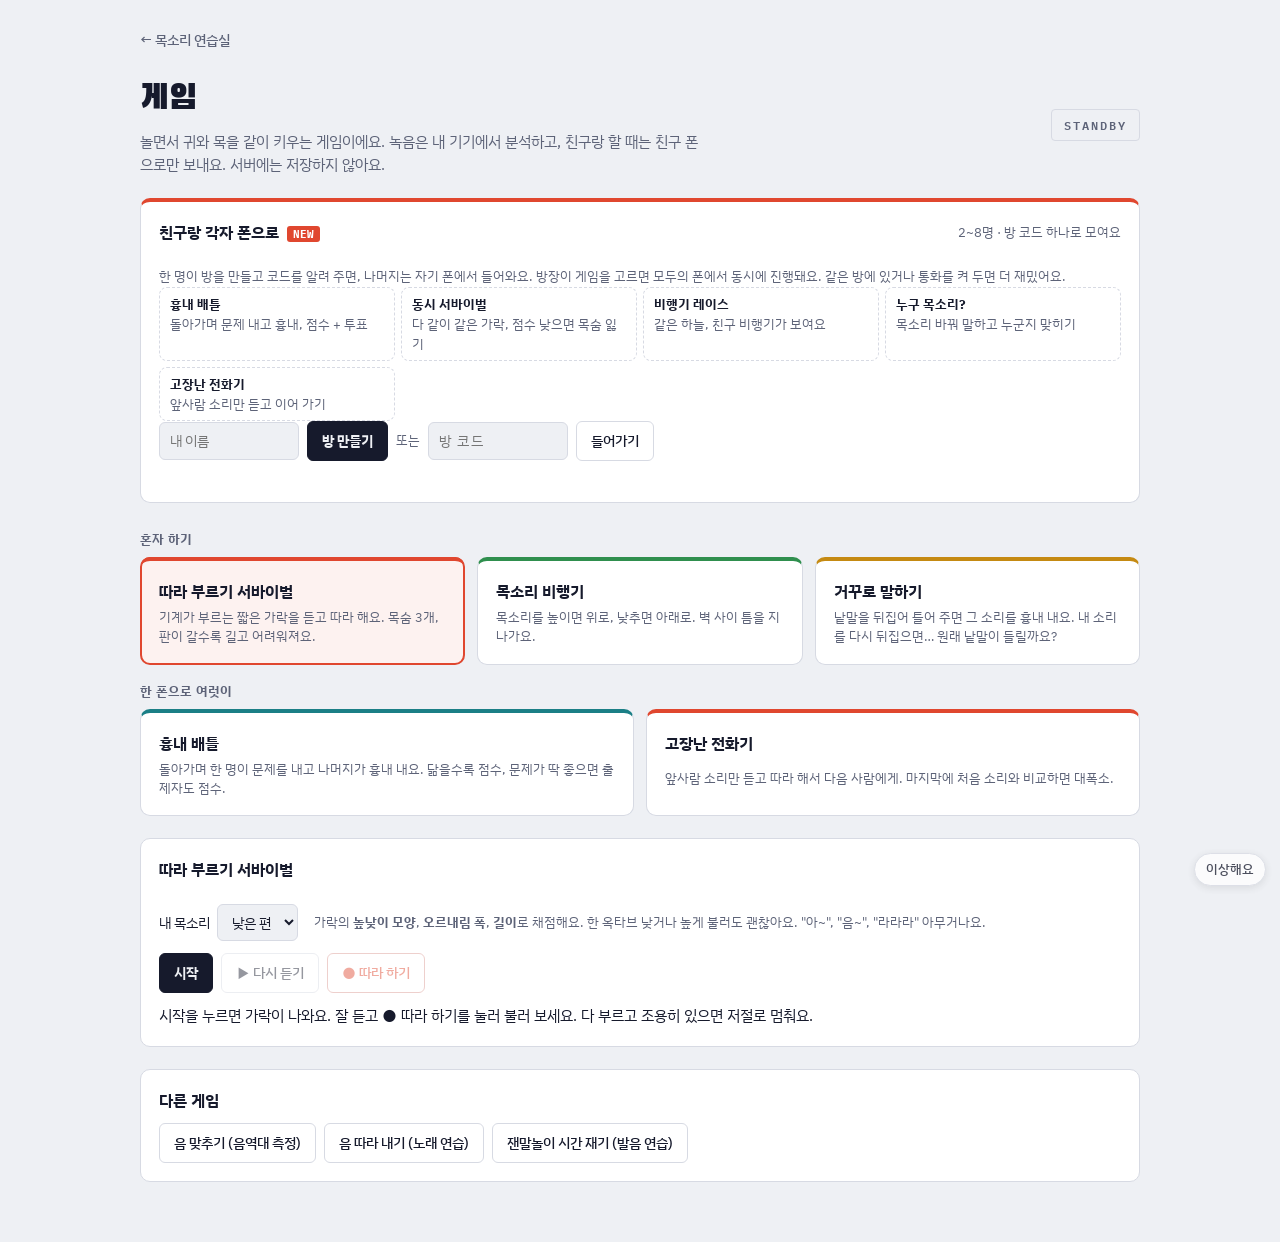
<file: game.html>
<!DOCTYPE html>
<html lang="ko">
<head>
<meta charset="utf-8">
<meta name="viewport" content="width=device-width, initial-scale=1">
<title>게임 · 목소리 연습실</title>
<link rel="preconnect" href="https://fonts.googleapis.com">
<link rel="preconnect" href="https://fonts.gstatic.com" crossorigin>
<link href="https://fonts.googleapis.com/css2?family=IBM+Plex+Sans+KR:wght@400;500;700&family=IBM+Plex+Mono:wght@500;600&family=Black+Han+Sans&display=swap" rel="stylesheet">
<link rel="stylesheet" href="assets/style.css?v=202611281900">
<script src="assets/report.js?v=202611281900"></script>
</head>
<body>
<div class="wrap">
  <nav class="crumb"><a href="./">← 목소리 연습실</a></nav>
  <header>
    <div>
      <h1>게임</h1>
      <p class="sub">놀면서 귀와 목을 같이 키우는 게임이에요. 녹음은 내 기기에서 분석하고, 친구랑 할 때는 친구 폰으로만 보내요. 서버에는 저장하지 않아요.</p>
    </div>
    <div class="tally" id="tally">STANDBY</div>
  </header>

  <!-- ===== 친구랑 각자 폰으로 ===== -->
  <section class="panel gm-room" id="onBox">
    <div class="chart-head"><h2>친구랑 각자 폰으로 <span class="gm-new">NEW</span></h2><span class="cap" style="margin:0">2~8명 · 방 코드 하나로 모여요</span></div>
    <div id="onOut">
      <p class="cap" style="margin-top:0">한 명이 방을 만들고 코드를 알려 주면, 나머지는 자기 폰에서 들어와요. 방장이 게임을 고르면 모두의 폰에서 동시에 진행돼요. 같은 방에 있거나 통화를 켜 두면 더 재밌어요.</p>
      <div class="gm-modes-mini">
        <span><b>흉내 배틀</b> 돌아가며 문제 내고 흉내, 점수 + 투표</span>
        <span><b>동시 서바이벌</b> 다 같이 같은 가락, 점수 낮으면 목숨 잃기</span>
        <span><b>비행기 레이스</b> 같은 하늘, 친구 비행기가 보여요</span>
        <span><b>누구 목소리?</b> 목소리 바꿔 말하고 누군지 맞히기</span>
        <span><b>고장난 전화기</b> 앞사람 소리만 듣고 이어 가기</span>
      </div>
      <div class="sc-sub gm-join">
        <input type="text" id="onNick" maxlength="10" placeholder="내 이름" aria-label="내 이름">
        <button type="button" class="primary-sm" id="onCreate">방 만들기</button>
        <span class="cap" style="margin:0">또는</span>
        <input type="text" id="onCode" maxlength="6" placeholder="방 코드" aria-label="방 코드" class="rm-code-in">
        <button type="button" id="onJoin">들어가기</button>
      </div>
      <p class="gm-msg" id="onOutMsg"></p>
    </div>
    <div id="onIn" hidden>
      <div class="rm-head"><div><div class="ym-lab">방 코드</div><div class="rm-code" id="onCodeTxt"></div></div><button type="button" id="onCopy">초대 링크 복사</button><button type="button" id="onLeave">나가기</button></div>
      <div class="rm-mem gm-mem" id="onMem"></div>
      <div id="onHost" class="gm-host" hidden>
        <div class="ym-lab">방장: 게임 고르기</div>
        <div class="sc-tags" id="onModes"></div>
        <div class="gm-opts" id="onOpts"></div>
        <div class="sc-ctl"><button type="button" class="primary-sm" id="onStart">▶ 시작</button><button type="button" id="onForce" hidden>기다리지 않고 넘어가기</button><button type="button" id="onLobby" hidden>게임 그만 (대기실로)</button></div>
      </div>
      <div class="gm-stage" id="onStage"></div>
      <p class="gm-msg" id="onMsg"></p>
      <details class="rm-diag"><summary>연결 상태 보기</summary><ul id="onDiag"></ul></details>
    </div>
  </section>

  <!-- ===== 혼자 / 한 폰 고르기 ===== -->
  <section>
    <div class="gm-group-h">혼자 하기</div>
    <div class="gm-pick">
      <button type="button" class="panel gm-card on" data-g="sv" style="--c: var(--imi)"><b>따라 부르기 서바이벌</b><span>기계가 부르는 짧은 가락을 듣고 따라 해요. 목숨 3개, 판이 갈수록 길고 어려워져요.</span></button>
      <button type="button" class="panel gm-card" data-g="fl" style="--c: var(--good)"><b>목소리 비행기</b><span>목소리를 높이면 위로, 낮추면 아래로. 벽 사이 틈을 지나가요.</span></button>
      <button type="button" class="panel gm-card" data-g="bw" style="--c: var(--warn)"><b>거꾸로 말하기</b><span>낱말을 뒤집어 틀어 주면 그 소리를 흉내 내요. 내 소리를 다시 뒤집으면… 원래 낱말이 들릴까요?</span></button>
    </div>
    <div class="gm-group-h">한 폰으로 여럿이</div>
    <div class="gm-pick two">
      <button type="button" class="panel gm-card" data-g="bt" style="--c: var(--ref)"><b>흉내 배틀</b><span>돌아가며 한 명이 문제를 내고 나머지가 흉내 내요. 닮을수록 점수, 문제가 딱 좋으면 출제자도 점수.</span></button>
      <button type="button" class="panel gm-card" data-g="rl" style="--c: var(--imi)"><b>고장난 전화기</b><span>앞사람 소리만 듣고 따라 해서 다음 사람에게. 마지막에 처음 소리와 비교하면 대폭소.</span></button>
    </div>
  </section>

  <!-- 1. 따라 부르기 서바이벌 -->
  <section class="panel gm-box" id="svBox">
    <div class="chart-head"><h2>따라 부르기 서바이벌</h2><span class="cap" style="margin:0" id="svBest"></span></div>
    <div class="gm-opts" id="svOpts">
      <label>내 목소리 <select id="svVoice"><option value="110">낮은 편</option><option value="165">중간</option><option value="220">높은 편</option></select></label>
      <span class="cap" style="margin:0">가락의 <b>높낮이 모양</b>, <b>오르내림 폭</b>, <b>길이</b>로 채점해요. 한 옥타브 낮거나 높게 불러도 괜찮아요. "아~", "음~", "라라라" 아무거나요.</span>
    </div>
    <div class="gm-hud" id="svHud" hidden>
      <div><div class="ym-lab">판</div><div class="ym-num sm" id="svLv">1</div></div>
      <div><div class="ym-lab">목숨</div><div class="ym-num sm gm-life" id="svLife">♥♥♥</div></div>
      <div><div class="ym-lab">총점</div><div class="ym-num sm" id="svSum">0</div></div>
      <div><div class="ym-lab">통과 점수</div><div class="ym-num sm" id="svNeed">–</div></div>
    </div>
    <div class="sc-ctl">
      <button type="button" class="primary-sm" id="svStart">시작</button>
      <button type="button" id="svListen" disabled>▶ 다시 듣기 <small id="svLeft"></small></button>
      <button type="button" class="rec" id="svRec" disabled>● 따라 하기</button>
    </div>
    <p class="gm-msg" id="svMsg">시작을 누르면 가락이 나와요. 잘 듣고 ● 따라 하기를 눌러 불러 보세요. 다 부르고 조용히 있으면 저절로 멈춰요.</p>
    <canvas class="gm-cv" id="svCv" height="150" hidden></canvas>
    <p class="cap gm-legend" id="svLegend" hidden><i style="background:var(--ref)"></i>문제 가락 <i style="background:var(--imi)"></i>내 소리 · 높이는 각자 가운데 높이에 맞춰 겹쳐 그려요.</p>
  </section>

  <!-- 2. 목소리 비행기 -->
  <section class="panel gm-box" id="flBox" hidden>
    <div class="chart-head"><h2>목소리 비행기</h2><span class="cap" style="margin:0" id="flBest"></span></div>
    <div class="gm-opts">
      <label>높이 범위 <select id="flRange" class="gm-range"></select></label>
      <label>빠르기 <select id="flSpeed"><option value="0.8">느리게</option><option value="1" selected>보통</option><option value="1.3">빠르게</option></select></label>
    </div>
    <div class="gm-fly"><canvas id="flCv" height="300"></canvas><div class="gm-fly-score" id="flScore">0</div></div>
    <div class="sc-ctl"><button type="button" class="primary-sm" id="flStart">● 시작</button><span class="cap" style="margin:0" id="flNow"></span></div>
    <p class="gm-msg" id="flMsg">소리를 내지 않으면 비행기가 천천히 내려가요. "우~" 하고 높이를 오르내리며 틈을 지나가 보세요. ⭐을 먹으면 1점 더. 여목 연습이라면 높은 범위로 두고 가볍게 해 보세요. 목이 아프면 바로 쉬어요.</p>
  </section>

  <!-- 3. 거꾸로 말하기 -->
  <section class="panel gm-box" id="bwBox" hidden>
    <div class="chart-head"><h2>거꾸로 말하기</h2><span class="cap" style="margin:0" id="bwBest"></span></div>
    <div class="gm-steps">
      <div class="gm-step" id="bwS1"><div class="gm-sn">1</div><div>
        <div>낱말: <b class="gm-word" id="bwWord"></b> <button type="button" class="linkbtn" id="bwNewWord">다른 낱말</button></div>
        <div class="sc-ctl"><button type="button" class="rec" id="bwRec1">● 그냥 말하기</button><label class="filebtn">파일로<input type="file" id="bwFile" accept="audio/*,video/*"></label></div>
        <p class="cap" style="margin:4px 0 0">먼저 낱말을 평소처럼 또박또박 말해서 녹음해요. 다른 낱말을 말해도 돼요.</p>
      </div></div>
      <div class="gm-step" id="bwS2"><div class="gm-sn">2</div><div>
        <div class="sc-ctl"><button type="button" id="bwRev">▶ 거꾸로 듣기</button><button type="button" class="rec" id="bwRec2">● 거꾸로 흉내</button></div>
        <p class="cap" style="margin:4px 0 0">뒤집힌 소리를 여러 번 듣고 그 소리를 그대로 흉내 내요. 이상하게 들려도 들리는 대로!</p>
      </div></div>
      <div class="gm-step" id="bwS3"><div class="gm-sn">3</div><div>
        <div class="sc-ctl"><button type="button" class="primary-sm" id="bwFlip">▶ 내 소리 다시 뒤집기</button><button type="button" id="bwMine">▶ 내 흉내 그대로</button><button type="button" id="bwOrig">▶ 원래 낱말</button></div>
        <p class="gm-msg" id="bwMsg"></p>
      </div></div>
    </div>
    <div class="gm-opts"><label>도전자 <input type="text" id="bwWho" maxlength="10" placeholder="이름 (여럿이 하면)"></label><span class="cap" style="margin:0">같은 낱말로 폰을 돌려 가며 하면 아래에 순위가 쌓여요.</span></div>
    <ol class="gm-rank" id="bwRank"></ol>
  </section>

  <!-- 한 폰 여럿: 사람 목록 (흉내 배틀·고장난 전화기 같이 씀) -->
  <section class="panel gm-box" id="plBox" hidden>
    <div class="chart-head"><h2>누가 하나요?</h2><span class="cap" style="margin:0">2~8명 · 순서대로 폰을 넘겨요</span></div>
    <div class="gm-players" id="plNames"></div>
    <div class="sc-ctl"><button type="button" id="plAdd">+ 사람 추가</button></div>
  </section>

  <!-- 4. 흉내 배틀 (한 폰) -->
  <section class="panel gm-box" id="btBox" hidden>
    <div class="chart-head"><h2>흉내 배틀</h2><span class="cap" style="margin:0" id="btRound"></span></div>
    <div id="btSetup">
      <div class="gm-opts">
        <label class="gm-check"><input type="checkbox" id="btVote" checked> 판마다 투표 (한 표 +3)</label>
        <label>문제 듣기 <select id="btListens"><option value="0">마음대로</option><option value="2">2번까지</option><option value="1">딱 1번 (어려움)</option></select></label>
        <label>판 수 <select id="btRounds"><option value="1">한 바퀴</option><option value="2" selected>두 바퀴</option><option value="0">끝없이</option></select></label>
      </div>
      <div class="gm-rule"><b>점수 규칙</b> · 따라 한 사람: 닮음 점수 10점마다 1점, 2명 이상이면 1등 +3 · 2등 +1 · 문제 낸 사람: 따라 한 사람들 평균이 45~80점이면 <b>딱 좋은 문제 +5</b> (너무 쉽거나 너무 어려우면 0) · 투표 한 표 +3</div>
      <div class="sc-ctl"><button type="button" class="primary-sm" id="btStart">게임 시작</button></div>
    </div>
    <div id="btPlay" hidden>
      <div class="gm-turn" id="btTurn"></div>
      <div class="gm-card-draw" id="btCard" hidden><span>문제 아이디어</span><b id="btCardTxt"></b><button type="button" class="linkbtn" id="btCardNew">다른 카드</button></div>
      <div class="sc-ctl" id="btCtl">
        <button type="button" class="rec" id="btRec">● 녹음</button>
        <label class="filebtn" id="btFileBtn">파일로 내기<input type="file" id="btFile" accept="audio/*,video/*"></label>
        <button type="button" id="btOrig">▶ 문제 듣기</button>
        <button type="button" id="btRedo" hidden>다시 하기</button>
        <button type="button" class="primary-sm" id="btNext" hidden>다음 사람 ▶</button>
      </div>
      <p class="gm-msg" id="btMsg"></p>
      <div id="btResult" hidden>
        <h3 class="gm-h3">이번 판 결과</h3>
        <div class="gm-src" id="btSrc"></div>
        <ol class="gm-rank" id="btRank"></ol>
        <div id="btVoteBox" hidden><p class="cap">들어 보고, 다 같이 제일 닮았다고 생각하는 사람을 한 명 골라 주세요.</p><div class="sc-tags" id="btVotes"></div></div>
        <div class="sc-ctl"><button type="button" class="primary-sm" id="btNextRound">다음 판 ▶</button><button type="button" id="btEnd">게임 끝내기</button></div>
      </div>
      <h3 class="gm-h3">누적 점수</h3>
      <ol class="gm-rank board" id="btBoard"></ol>
    </div>
  </section>

  <!-- 5. 고장난 전화기 (한 폰) -->
  <section class="panel gm-box" id="rlBox" hidden>
    <div class="chart-head"><h2>고장난 전화기</h2><span class="cap" style="margin:0" id="rlInfo"></span></div>
    <div id="rlSetup">
      <p class="cap" style="margin-top:0">첫 사람만 문제 카드를 보고 소리를 녹음해요. 다음 사람은 <b>바로 앞사람 녹음만</b> 듣고(2번까지) 따라 해요. 화면은 차례가 된 사람만 보세요! 마지막에 처음부터 끝까지 이어 듣고, 얼마나 변했는지 점수로 보여 줘요.</p>
      <div class="sc-ctl"><button type="button" class="primary-sm" id="rlStart">시작</button></div>
    </div>
    <div id="rlPlay" hidden>
      <div class="gm-turn" id="rlTurn"></div>
      <div class="gm-card-draw" id="rlCard" hidden><span>비밀 문제 (첫 사람만 보기)</span><b id="rlCardTxt"></b><button type="button" class="linkbtn" id="rlCardNew">다른 카드</button></div>
      <div class="sc-ctl" id="rlCtl">
        <button type="button" id="rlHear">▶ 앞사람 소리 듣기 <small id="rlLeft"></small></button>
        <button type="button" class="rec" id="rlRec">● 녹음</button>
        <button type="button" class="primary-sm" id="rlNext" hidden>다음 사람에게 넘기기 ▶</button>
      </div>
      <p class="gm-msg" id="rlMsg"></p>
      <div id="rlEnd" hidden>
        <h3 class="gm-h3">처음부터 끝까지</h3>
        <ol class="gm-chain" id="rlChain"></ol>
        <div class="sc-ctl"><button type="button" class="primary-sm" id="rlAll">▶ 전부 이어 듣기</button><button type="button" id="rlFirstLast">▶ 처음 vs 마지막</button><button type="button" id="rlAgain">한 판 더</button></div>
      </div>
    </div>
  </section>

  <section class="panel">
    <div class="chart-head"><h2>다른 게임</h2></div>
    <div class="gm-links">
      <a class="btnlike" href="range.html#game">음 맞추기 (음역대 측정)</a>
      <a class="btnlike" href="sing.html#drill">음 따라 내기 (노래 연습)</a>
      <a class="btnlike" href="pronounce.html#tw">잰말놀이 시간 재기 (발음 연습)</a>
    </div>
  </section>
</div>

<script src="assets/core.js?v=202611281900"></script>
<script src="assets/voicefeat.js?v=202611281900"></script>
<script src="assets/game-core.js?v=202611281900"></script>
<script>
(() => {
const $ = id => document.getElementById(id);
const { esc, play, stopPlay, record, nn } = GM;
const css = n => getComputedStyle(document.documentElement).getPropertyValue(n).trim();
const KEY = 'moksori.game';
let G = {}; try { G = JSON.parse(localStorage.getItem(KEY) || '{}') || {}; } catch (_) {}
G.sv = G.sv || { best: 0, bestLv: 0, plays: 0 }; G.fl = G.fl || { best: 0, plays: 0 }; G.pt = G.pt || { games: 0 }; G.bw = G.bw || { best: {}, plays: 0 }; G.rl = G.rl || { games: 0 };
const save = () => { try { localStorage.setItem(KEY, JSON.stringify(G)); } catch (_) {} };
const tally = on => { $('tally').classList.toggle('on', !!on); $('tally').textContent = on ? on : 'STANDBY'; };
GM.onRec = on => tally(on ? 'REC' : null);
const T = window.GameT = { pattern: GM.pattern, synth: GM.synth, svScore: GM.svScore, battlePoints: GM.battlePoints };
const errHtml = e => `<span class="err">${esc(e && e.message || e)}</span>`;
// 녹음 버튼 공통: 누르면 녹음, 다시 누르면 멈춤
async function recBtn(btn, msgEl, label, opts = {}) {
  if (GM.recording()) { GM.stopRec(); return null; }
  btn.textContent = '■ 멈춤'; btn.classList.add('on');
  let x = null;
  try { x = await record({ maxSec: 10, ...opts, onLevel: (s, lv, sp, mx) => { msgEl.innerHTML = GM.levelHtml(s, lv, sp, mx); } }); }
  catch (e) { msgEl.innerHTML = errHtml(e); }
  btn.textContent = label; btn.classList.remove('on');
  if (!x && !msgEl.querySelector('.err')) msgEl.innerHTML = '<span class="err">너무 짧거나 소리가 작았어요. 다시 해 보세요.</span>';
  return x;
}
T.recBtn = recBtn;

// ---- 게임 고르기 ----
const BOX = { sv: ['svBox'], fl: ['flBox'], bw: ['bwBox'], bt: ['plBox', 'btBox'], rl: ['plBox', 'rlBox'] };
const ALLBOX = ['svBox', 'flBox', 'bwBox', 'plBox', 'btBox', 'rlBox'];
let soloFly = null;
function pick(g, scroll) {
  GM.stopRec(); stopPlay(); if (soloFly && soloFly.on) soloFly.stop(true);
  document.querySelectorAll('.gm-card').forEach(b => b.classList.toggle('on', b.dataset.g === g));
  for (const id of ALLBOX) $(id).hidden = !BOX[g].includes(id);
  if (g === 'bt' && !$('btPlay').hidden) $('plBox').hidden = true;
  if (g === 'rl' && !$('rlPlay').hidden) $('plBox').hidden = true;
  try { if (!new URLSearchParams(location.search).get('room')) history.replaceState(null, '', location.pathname + location.search + '#' + g); } catch (_) {}
  if (g === 'fl' && soloFly) soloFly.draw();
  if (scroll) $(BOX[g][0]).scrollIntoView({ behavior: 'smooth', block: 'start' });
}
document.querySelectorAll('.gm-card').forEach(b => b.addEventListener('click', () => pick(b.dataset.g, true)));

// =========================================================
// 1. 따라 부르기 서바이벌 (혼자)
// =========================================================
const sv = { on: false, L: 1, life: 3, sum: 0, seq: null, x: null, left: 2 };
const svHudDraw = () => { $('svLv').textContent = sv.L; $('svLife').textContent = '♥'.repeat(sv.life) + '♡'.repeat(3 - sv.life); $('svSum').textContent = Math.round(sv.sum); $('svNeed').textContent = Math.round(GM.need(sv.L)); $('svLeft').textContent = sv.left ? `(${sv.left})` : ''; $('svListen').disabled = !sv.on || !sv.left; };
const svBestDraw = () => { $('svBest').textContent = G.sv.plays ? `최고 ${Math.round(G.sv.best)}점 · ${G.sv.bestLv}판까지 · ${G.sv.plays}번 함` : ''; };
svBestDraw();
async function svRound() {
  const seed = (Date.now() ^ (sv.L * 2654435761)) >>> 0; sv.seq = GM.pattern(sv.L, seed);
  sv.x = GM.synth(sv.seq, +$('svVoice').value); sv.left = 2; svHudDraw();
  $('svRec').disabled = true; $('svMsg').textContent = `${sv.L}판 — 잘 들어 보세요.`;
  await play(sv.x);
  if (!sv.on) return;
  $('svRec').disabled = false; $('svMsg').textContent = '● 따라 하기를 누르고 불러 보세요.';
}
$('svStart').addEventListener('click', () => {
  GM.ctx(); Object.assign(sv, { on: true, L: 1, life: 3, sum: 0 });
  $('svHud').hidden = false; $('svOpts').hidden = true; $('svStart').textContent = '처음부터'; $('svCv').hidden = true; $('svLegend').hidden = true;
  svHudDraw(); svRound();
});
$('svListen').addEventListener('click', async () => { if (!sv.on || !sv.left || GM.recording()) return; sv.left--; svHudDraw(); await play(sv.x); });
function svJudge(r) {
  const tips = [];
  if (r.wR - r.wM > 2) tips.push(`오르내림이 좁았어요 (문제 ${r.wR.toFixed(1)}반음, 나 ${r.wM.toFixed(1)}반음).`);
  else if (r.wM - r.wR > 2.5) tips.push(`오르내림이 너무 컸어요 (문제 ${r.wR.toFixed(1)}반음, 나 ${r.wM.toFixed(1)}반음).`);
  if (r.ratio > 1.25) tips.push('조금 느렸어요.'); else if (r.ratio < 0.8) tips.push('조금 빨랐어요.');
  if (!tips.length && r.mad > 1.3) tips.push('높낮이 모양이 군데군데 달랐어요. 그래프에서 벌어진 곳을 보세요.');
  return tips.join(' ');
}
$('svRec').addEventListener('click', async () => {
  if (!sv.on) return;
  if (GM.recording()) { GM.stopRec(); return; }
  $('svListen').disabled = true;
  const x = await recBtn($('svRec'), $('svMsg'), '● 따라 하기', { maxSec: 10 }); svHudDraw();
  if (!x) return;
  const r = GM.svScore(sv.x, x); svDraw($('svCv'), r); $('svLegend').hidden = false;
  if (r.none) { $('svMsg').innerHTML = '<span class="err">높낮이가 잡히지 않았어요. 속삭이지 말고 "아~"처럼 소리를 내서 다시 해 보세요. (목숨은 그대로예요)</span>'; return; }
  const sc = Math.round(r.total), pass = r.total >= GM.need(sv.L), tip = esc(svJudge(r)), detail = `(모양 ${Math.round(r.shape)} · 폭 ${Math.round(r.wide)} · 길이 ${Math.round(r.len)})`;
  if (pass) {
    sv.sum += r.total;
    $('svMsg').innerHTML = `<b class="gm-ok">통과! ${sc}점</b> ${detail} ${tip}`;
    sv.L++; svHudDraw(); setTimeout(() => sv.on && svRound(), 1600);
  } else {
    sv.life--; svHudDraw();
    if (sv.life > 0) { $('svMsg').innerHTML = `<b class="gm-no">${sc}점 — 목숨 하나 잃었어요.</b> ${detail} ${tip} 같은 판을 새 가락으로 다시 해요.`; setTimeout(() => sv.on && svRound(), 2200); }
    else {
      sv.on = false; $('svRec').disabled = true; $('svListen').disabled = true; $('svOpts').hidden = false; $('svStart').textContent = '다시 시작';
      G.sv.plays++; const nb = sv.sum > G.sv.best; if (nb) G.sv.best = sv.sum; G.sv.bestLv = Math.max(G.sv.bestLv, sv.L - 1); save(); svBestDraw();
      $('svMsg').innerHTML = `<b class="gm-no">게임 끝!</b> ${sv.L - 1}판 통과, 총점 <b>${Math.round(sv.sum)}</b>${nb ? ' — <b class="gm-ok">새 최고 기록!</b>' : ''} ${tip}`;
    }
  }
});
function svDraw(cv, r) {
  cv.hidden = false;
  const w = cv.clientWidth || 600, h = 150, dpr = devicePixelRatio || 1; cv.width = w * dpr; cv.height = h * dpr;
  const g = cv.getContext('2d'); g.scale(dpr, dpr); g.clearRect(0, 0, w, h);
  const all = [...r.R.pts, ...r.M.pts].map(p => p.m), lo = Math.min(-3, ...all), hi = Math.max(3, ...all);
  const Y = m => h - 10 - (m - lo) / (hi - lo) * (h - 20);
  g.strokeStyle = css('--line'); g.lineWidth = 1; g.beginPath(); g.moveTo(0, Y(0)); g.lineTo(w, Y(0)); g.stroke();
  const line = (pts, col, lw) => { g.strokeStyle = col; g.lineWidth = lw; g.lineJoin = 'round'; g.beginPath(); let pt = -1;
    pts.forEach(p => { const x = 8 + p.t * (w - 16), y = Y(p.m); if (pt < 0 || p.t - pt > 0.04) g.moveTo(x, y); else g.lineTo(x, y); pt = p.t; }); g.stroke(); };
  line(r.R.pts, css('--ref'), 4); line(r.M.pts, css('--imi'), 2.5);
}

// =========================================================
// 2. 목소리 비행기 (혼자 · 레이스에서도 같이 씀)
// =========================================================
const RANGES = [];
try { const R = JSON.parse(localStorage.getItem('moksori.range') || '{}').results || [], r = R[R.length - 1]; if (r && r.low && (r.chest || r.fals)) { const lo = Math.round(r.low) + 2, hi = Math.round(Math.min(r.chest || r.fals, r.low + 22)) - 1; if (hi - lo >= 7) RANGES.push({ k: 'me', lo, hi, t: `내 음역대 기록 (${nn(lo)}–${nn(hi)})` }); } } catch (_) {}
RANGES.push({ k: 'low', lo: 43, hi: 60, t: '낮은 목소리 (G2–C4)' }, { k: 'mid', lo: 50, hi: 67, t: '중간 (D3–G4)' }, { k: 'high', lo: 57, hi: 74, t: '높은 목소리 · 여목 (A3–D5)' });
const fillRange = sel => { sel.innerHTML = RANGES.map((r, i) => `<option value="${i}">${esc(r.t)}</option>`).join(''); sel.value = String(RANGES[0].k === 'me' ? 0 : RANGES.findIndex(r => r.k === 'mid')); };
fillRange($('flRange'));
// 같은 seed면 벽과 별이 똑같이 나와요 (레이스용)
function createFly({ cv, scoreEl, nowEl, rangeSel, speedSel, H = 300 }) {
  const F = { on: false, y: 0.5, vy: 0, walls: [], stars: [], score: 0, t: 0, hz: 0, mic: null, raf: 0, lastT: 0, voicedT: 0, wi: 0, r: Math.random, ghosts: new Map(), onEnd: null, onTick: null };
  const PX = 0.18, PR = 0.035;
  const rangeNow = () => RANGES[+rangeSel.value] || RANGES[0];
  F.start = async ({ seed, onEnd, onTick } = {}) => {
    if (F.on) F.stop(true);
    if (!navigator.mediaDevices || !navigator.mediaDevices.getUserMedia) throw new Error('이 브라우저에서는 마이크를 쓸 수 없어요.');
    let stream;
    try { stream = await navigator.mediaDevices.getUserMedia({ audio: { echoCancellation: false, noiseSuppression: false, autoGainControl: false } }); }
    catch (_) { throw new Error('마이크 권한이 없어요. 주소창 자물쇠 아이콘에서 마이크를 허용해 주세요.'); }
    const c = GM.ctx(), src = c.createMediaStreamSource(stream), proc = c.createScriptProcessor(2048, 1, 1), mute = c.createGain(); mute.gain.value = 0;
    const st = new VF.Stream16k(c.sampleRate); let quiet = -60;
    proc.onaudioprocess = e => {
      st.push(e.inputBuffer.getChannelData(0)); const fr = VF.analyze(st.last(VF.N));
      if (fr.db < quiet + 3) quiet = 0.9 * quiet + 0.1 * fr.db; else quiet += 0.02;
      F.hz = fr.f0 > 0 && fr.clarity > 0.55 && fr.db > Math.max(quiet + 10, -58) ? fr.f0 : 0;
    };
    src.connect(proc); proc.connect(mute); mute.connect(c.destination);
    F.mic = { stream, src, proc, mute };
    Object.assign(F, { on: true, y: 0.85, vy: 0, walls: [], stars: [], score: 0, t: 0, lastT: performance.now(), voicedT: 0, wi: 0, r: GM.rng(seed != null ? seed : (Date.now() >>> 0)), onEnd, onTick });
    if (rangeSel) rangeSel.disabled = true; if (speedSel) speedSel.disabled = true; tally('ON AIR');
    F.raf = requestAnimationFrame(tick);
  };
  F.stop = silent => {
    if (F.mic) { const m = F.mic; m.proc.onaudioprocess = null; try { m.src.disconnect(); m.proc.disconnect(); m.mute.disconnect(); } catch (_) {} m.stream.getTracks().forEach(t => t.stop()); F.mic = null; }
    cancelAnimationFrame(F.raf); const was = F.on; F.on = false; F.hz = 0;
    if (rangeSel) rangeSel.disabled = false; if (speedSel) speedSel.disabled = false; tally(null);
    if (was && F.onEnd) F.onEnd({ score: F.score, t: F.t, voicedT: F.voicedT, silent });
  };
  function tick(now) {
    if (!F.on) return;
    const dt = Math.min(0.05, (now - F.lastT) / 1000); F.lastT = now; F.t += dt;
    const R = rangeNow(), sp = speedSel ? +speedSel.value : 1;
    if (F.hz > 0) {
      F.voicedT += dt;
      const m = 12 * Math.log2(F.hz / 440) + 69, tgt = 1 - Math.max(0, Math.min(1, (m - R.lo) / (R.hi - R.lo)));
      F.y += (tgt - F.y) * Math.min(1, dt * 9); F.vy = 0;
      if (nowEl) nowEl.textContent = `지금 ${nn(m)} (${Math.round(F.hz)} Hz)`;
    } else { F.vy = Math.min(0.55, F.vy + dt * 0.9); F.y = Math.min(1 - PR, F.y + F.vy * dt); if (nowEl) nowEl.textContent = '조용함 — 내려가는 중'; }
    F.y = Math.max(PR, Math.min(1 - PR, F.y));
    const W = cv.clientWidth || 600, aspect = W / H;
    const speed = (0.22 + Math.min(0.12, F.t * 0.002)) * sp;
    F.walls.forEach(w => { w.x -= speed * dt; }); F.stars.forEach(s => { s.x -= speed * dt; });
    const lastW = F.walls[F.walls.length - 1];
    if (F.t > 2.5 && (!lastW || lastW.x < 1 - Math.max(0.42, 0.62 - F.wi * 0.01))) {
      const gap = Math.max(0.27, 0.42 - F.wi * 0.008), prev = lastW ? lastW.c : 0.5;
      let c = prev + (F.r() * 2 - 1) * 0.32; c = Math.max(gap / 2 + 0.04, Math.min(1 - gap / 2 - 0.04, c));
      F.walls.push({ x: 1.05, w: 0.07, c, gap, passed: false }); F.wi++;
      if (F.r() < 0.45) F.stars.push({ x: 1.05 + 0.2 + F.r() * 0.08, y: Math.max(0.08, Math.min(0.92, c + (F.r() * 2 - 1) * 0.3)), got: false });
    }
    F.walls = F.walls.filter(w => w.x + w.w > -0.05); F.stars = F.stars.filter(s => s.x > -0.05 && !s.got);
    const rX = PR / aspect;
    for (const s of F.stars) if (Math.abs(s.x - PX) < rX * 1.6 && Math.abs(s.y - F.y) < PR * 1.6) { s.got = true; F.score++; }
    for (const w of F.walls) {
      if (!w.passed && w.x + w.w < PX - rX) { w.passed = true; F.score++; }
      if (PX + rX > w.x && PX - rX < w.x + w.w && (F.y - PR < w.c - w.gap / 2 || F.y + PR > w.c + w.gap / 2)) { F.draw(); F.stop(); return; }
    }
    if (F.onTick) F.onTick(F);
    F.draw();
    F.raf = requestAnimationFrame(tick);
  }
  F.draw = () => {
    const W = cv.clientWidth || 600, dpr = devicePixelRatio || 1;
    if (cv.width !== Math.round(W * dpr)) { cv.width = W * dpr; cv.height = H * dpr; }
    const g = cv.getContext('2d'); g.setTransform(dpr, 0, 0, dpr, 0, 0); g.clearRect(0, 0, W, H);
    const R = rangeNow();
    g.font = '11px "IBM Plex Mono", monospace'; g.fillStyle = css('--muted'); g.strokeStyle = css('--line'); g.lineWidth = 1;
    for (let m = Math.ceil(R.lo / 3) * 3; m <= R.hi; m += 3) { const y = (1 - (m - R.lo) / (R.hi - R.lo)) * H; g.beginPath(); g.moveTo(34, y); g.lineTo(W, y); g.stroke(); g.fillText(nn(m), 2, Math.max(11, Math.min(H - 3, y + 4))); }
    g.fillStyle = css('--ref');
    for (const w of F.walls) { const x = w.x * W, ww = w.w * W, t = (w.c - w.gap / 2) * H, b = (w.c + w.gap / 2) * H; g.fillRect(x, 0, ww, t); g.fillRect(x, b, ww, H - b); }
    g.font = '18px sans-serif'; g.textAlign = 'center'; g.textBaseline = 'middle';
    for (const s of F.stars) g.fillText('⭐', s.x * W, s.y * H);
    g.textAlign = 'left'; g.textBaseline = 'alphabetic';
    const plane = (y, col, alpha, label) => { const px = PX * W, py = y * H, r = PR * H; g.globalAlpha = alpha; g.fillStyle = col;
      g.beginPath(); g.moveTo(px + r * 1.4, py); g.lineTo(px - r, py - r * 0.9); g.lineTo(px - r * 0.5, py); g.lineTo(px - r, py + r * 0.9); g.closePath(); g.fill();
      if (label) { g.font = '11px "IBM Plex Sans KR", sans-serif'; g.fillText(label, px + r * 1.6, py + 4); } g.globalAlpha = 1; };
    const GC = ['#7b61ff', '#e08a00', '#1f9bd1', '#c2408a', '#5a8f00', '#8a5a2b', '#0f8f7f'];
    let gi = 0; for (const [, gh] of F.ghosts) { plane(gh.y, GC[gi++ % GC.length], gh.alive ? 0.55 : 0.18, `${gh.name}${gh.alive ? '' : ' 💥'} ${gh.score}`); }
    plane(F.y, F.hz > 0 ? css('--imi') : css('--muted'), 1, F.ghosts.size ? '나' : '');
    if (scoreEl) scoreEl.textContent = F.score;
  };
  return F;
}
soloFly = createFly({ cv: $('flCv'), scoreEl: $('flScore'), nowEl: $('flNow'), rangeSel: $('flRange'), speedSel: $('flSpeed') });
T.fly = soloFly;
const flBestDraw = () => { $('flBest').textContent = G.fl.plays ? `최고 ${G.fl.best}점 · ${G.fl.plays}번 함` : ''; };
flBestDraw();
$('flStart').addEventListener('click', async () => {
  if (soloFly.on) { soloFly.stop(); return; }
  try {
    await soloFly.start({ onEnd: ({ score, t, voicedT, silent }) => {
      $('flStart').textContent = '● 다시 시작'; $('flStart').classList.remove('on');
      if (silent || t < 2) return;
      G.fl.plays++; const nb = score > G.fl.best; if (nb) G.fl.best = score; save(); flBestDraw();
      $('flMsg').innerHTML = `<b class="gm-no">쾅!</b> <b>${score}점</b> (벽 + ⭐)${nb && score ? ' — <b class="gm-ok">새 최고 기록!</b>' : ''}. 소리 낸 시간 ${voicedT.toFixed(0)}초.`;
    } });
    $('flStart').textContent = '■ 그만'; $('flStart').classList.add('on'); $('flMsg').textContent = '소리를 내서 떠올라 보세요!';
  } catch (e) { $('flMsg').innerHTML = errHtml(e); }
});
window.addEventListener('resize', () => { if (!$('flBox').hidden) soloFly.draw(); });

// =========================================================
// 3. 거꾸로 말하기
// =========================================================
const bw = { word: GM.pick(GM.BACKWARD), orig: null, rev: null, mine: null, tries: [] };
const bwBestDraw = () => { const b = G.bw.best[bw.word]; $('bwBest').textContent = b ? `「${bw.word}」 최고 ${b}점` : (G.bw.plays ? `${G.bw.plays}번 함` : ''); };
function bwStep(n) { ['bwS1', 'bwS2', 'bwS3'].forEach((id, i) => $(id).classList.toggle('dim', i + 1 > n)); $('bwRev').disabled = $('bwRec2').disabled = n < 2; $('bwFlip').disabled = $('bwMine').disabled = $('bwOrig').disabled = n < 3; }
function bwSetWord(w) { bw.word = w; bw.orig = bw.rev = bw.mine = null; bw.tries = []; $('bwWord').textContent = w; $('bwRank').innerHTML = ''; $('bwMsg').textContent = ''; bwStep(1); bwBestDraw(); }
bwSetWord(bw.word);
$('bwNewWord').addEventListener('click', () => { let w; do { w = GM.pick(GM.BACKWARD); } while (w === bw.word && GM.BACKWARD.length > 1); bwSetWord(w); });
function bwGotOrig(x) { bw.orig = x; bw.rev = GM.reverse(x); bw.mine = null; bwStep(2); $('bwMsg').textContent = ''; play(bw.rev); }
$('bwRec1').addEventListener('click', async () => { const x = await recBtn($('bwRec1'), $('bwMsg'), '● 그냥 말하기', { maxSec: 6 }); if (x) bwGotOrig(x); });
$('bwFile').addEventListener('change', async e => { const f = e.target.files[0]; e.target.value = ''; if (!f) return; try { bwGotOrig(await GM.fileTo16k(f)); } catch (_) { $('bwMsg').innerHTML = '<span class="err">이 파일을 읽지 못했어요.</span>'; } });
$('bwRev').addEventListener('click', () => bw.rev && play(bw.rev));
$('bwRec2').addEventListener('click', async () => {
  if (!bw.orig) return;
  const x = await recBtn($('bwRec2'), $('bwMsg'), '● 거꾸로 흉내', { maxSec: 8 }); if (!x) return;
  bw.mine = x; bwStep(3);
  const r = GM.backScore(bw.orig, x), who = $('bwWho').value.trim() || '나';
  bw.tries.push({ who, score: r.score, x }); G.bw.plays++;
  const nb = !G.bw.best[bw.word] || r.score > G.bw.best[bw.word]; if (nb) G.bw.best[bw.word] = r.score; save(); bwBestDraw();
  const tier = r.score >= 80 ? '거꾸로 장인! 원래 낱말이 그대로 들려요.' : r.score >= 65 ? '오, 꽤 알아들을 수 있어요!' : r.score >= 50 ? '비슷한 느낌은 나요. 거꾸로 소리를 한 번 더 듣고 끝부분을 신경 써 보세요.' : '외계어가 됐어요 😂 거꾸로 소리를 천천히 끊어서 따라 해 보세요.';
  $('bwMsg').innerHTML = `<b>${r.score}점</b> — ${tier}${nb ? ' <b class="gm-ok">이 낱말 최고 기록!</b>' : ''}<br><span class="cap">${esc(GM.tipOf(r.parts))}</span>`;
  const ord = bw.tries.map((t, i) => [t, i]).sort((a, b) => b[0].score - a[0].score);
  $('bwRank').innerHTML = ord.map(([t, i]) => `<li><button type="button" data-i="${i}">▶</button> <b>${esc(t.who)}</b> <span class="gm-sc">${t.score}점</span></li>`).join('');
  $('bwRank').querySelectorAll('[data-i]').forEach(b => b.addEventListener('click', () => play(GM.reverse(bw.tries[+b.dataset.i].x))));
  play(GM.reverse(x));
});
$('bwFlip').addEventListener('click', () => bw.mine && play(GM.reverse(bw.mine)));
$('bwMine').addEventListener('click', () => bw.mine && play(bw.mine));
$('bwOrig').addEventListener('click', () => bw.orig && play(bw.orig));
T.bw = bw;

// =========================================================
// 한 폰 여럿: 사람 목록
// =========================================================
let saved = []; try { saved = JSON.parse(localStorage.getItem('moksori.game.names') || '[]'); } catch (_) {}
function plDraw(vals) {
  const el = $('plNames'); vals = vals || [...el.querySelectorAll('input')].map(i => i.value);
  const n = Math.min(8, Math.max(2, vals.length));
  el.innerHTML = Array.from({ length: n }, (_, i) => `<div class="gm-pl"><input type="text" maxlength="10" value="${esc(vals[i] != null ? vals[i] : '')}" placeholder="${i + 1}번 사람" aria-label="${i + 1}번 사람 이름">${n > 2 ? `<button type="button" data-del="${i}" aria-label="빼기">✕</button>` : ''}</div>`).join('');
  el.querySelectorAll('[data-del]').forEach(b => b.addEventListener('click', () => { const v = [...el.querySelectorAll('input')].map(i => i.value); v.splice(+b.dataset.del, 1); plDraw(v); }));
  $('plAdd').disabled = n >= 8;
}
plDraw(saved.length >= 2 ? saved : ['', '', '']);
$('plAdd').addEventListener('click', () => { const v = [...$('plNames').querySelectorAll('input')].map(i => i.value); v.push(''); plDraw(v); });
const plNames = () => { const v = [...$('plNames').querySelectorAll('input')].map(i => i.value.trim()); try { localStorage.setItem('moksori.game.names', JSON.stringify(v)); } catch (_) {} return v.map((s, k) => s || `${k + 1}번`); };

// =========================================================
// 4. 흉내 배틀 (한 폰)
// =========================================================
const bt = { names: [], score: [], round: 0, src: null, order: [], k: -1, takes: {}, voted: false, heard: 0, maxRounds: 0 };
T.bt = bt;
$('btStart').addEventListener('click', () => {
  GM.ctx(); bt.names = plNames(); bt.score = bt.names.map(() => 0); bt.round = 0;
  bt.maxRounds = +$('btRounds').value * bt.names.length;
  $('btSetup').hidden = true; $('plBox').hidden = true; $('btPlay').hidden = false; btNewRound();
});
const btHost = () => bt.round % bt.names.length;
const btCard = () => { $('btCardTxt').textContent = GM.pick(GM.CARDS); };
$('btCardNew').addEventListener('click', btCard);
function btNewRound() {
  bt.src = null; bt.takes = {}; bt.voted = false; bt.k = -1;
  bt.order = bt.names.map((_, i) => i).filter(i => i !== btHost());
  $('btRound').textContent = `${bt.round + 1}판${bt.maxRounds ? ` / ${bt.maxRounds}판` : ''}`; $('btResult').hidden = true; $('btCtl').hidden = false;
  btCard(); btTurn(); btBoard();
}
function btTurn() {
  const isHost = bt.k < 0, who = isHost ? btHost() : bt.order[bt.k];
  bt.heard = 0;
  $('btTurn').innerHTML = isHost ? `<span class="gm-who" style="--c:var(--ref)">${esc(bt.names[who])}</span> 님이 문제를 내요` : `<span class="gm-who" style="--c:var(--imi)">${esc(bt.names[who])}</span> 님 차례 <small>(${bt.k + 1}/${bt.order.length})</small>`;
  $('btCard').hidden = !isHost; $('btFileBtn').hidden = !isHost; $('btOrig').hidden = isHost; $('btRedo').hidden = true; $('btNext').hidden = true; $('btRec').hidden = false;
  $('btRec').textContent = isHost ? '● 문제 녹음' : '● 따라 하기'; btListenLabel();
  $('btMsg').textContent = isHost ? '카드를 참고해도 되고, 아무 소리나 내도 돼요. 너무 쉬우면 점수를 못 받아요! 10초까지, 끝나고 조용하면 저절로 멈춰요.' : '▶ 문제 듣기로 원본을 듣고, ● 따라 하기를 눌러 똑같이 흉내 내요.';
}
function btListenLabel() { const max = +$('btListens').value; $('btOrig').textContent = `▶ 문제 듣기${max && bt.k >= 0 ? ` (${Math.max(0, max - bt.heard)})` : ''}`; $('btOrig').disabled = !!(max && bt.k >= 0 && bt.heard >= max); }
function btAfter(x) {
  const isHost = bt.k < 0, who = isHost ? btHost() : bt.order[bt.k];
  if (isHost) { bt.src = x; $('btMsg').innerHTML = `문제를 녹음했어요 (${(x.length / SR).toFixed(1)}초). 혼자 들어 보고 괜찮으면 폰을 넘겨요.`; $('btOrig').hidden = false; $('btOrig').textContent = '▶ 내 문제 듣기'; $('btOrig').disabled = false; }
  else {
    const r = GM.mimicScore(bt.src, x); bt.takes[who] = { x, ...r };
    const f = v => v == null ? '–' : v;
    $('btMsg').innerHTML = `<b>${r.score}점</b> · 음색 ${f(r.parts.timbre)} · 높이 ${f(r.parts.pitch)} · 억양 ${f(r.parts.into)} · 발음 ${f(r.parts.pron)} · 리듬 ${f(r.parts.rhythm)} · 강세 ${f(r.parts.stress)} <button type="button" class="linkbtn" id="btPlayMe">▶ 내 것 듣기</button>`;
    $('btPlayMe').addEventListener('click', () => play(x));
  }
  $('btRec').hidden = true; $('btRedo').hidden = false; $('btNext').hidden = false; $('btFileBtn').hidden = true;
  $('btNext').textContent = isHost || bt.k < bt.order.length - 1 ? '다음 사람 ▶' : '결과 보기 ▶';
}
$('btRec').addEventListener('click', async () => {
  if (bt.k >= 0 && !bt.src) return;
  const x = await recBtn($('btRec'), $('btMsg'), bt.k < 0 ? '● 문제 녹음' : '● 따라 하기', { maxSec: bt.k < 0 ? 10 : 12 }); if (x) btAfter(x);
});
$('btFile').addEventListener('change', async e => { const f = e.target.files[0]; e.target.value = ''; if (!f) return; try { btAfter(await GM.fileTo16k(f)); } catch (_) { $('btMsg').innerHTML = '<span class="err">이 파일을 읽지 못했어요. wav나 mp3로 바꿔 보세요.</span>'; } });
$('btOrig').addEventListener('click', () => { if (!bt.src) return; const max = +$('btListens').value; if (bt.k >= 0 && max) { if (bt.heard >= max) return; bt.heard++; btListenLabel(); } play(bt.src); });
$('btRedo').addEventListener('click', () => { if (bt.k < 0) bt.src = null; else delete bt.takes[bt.order[bt.k]]; const h = bt.heard; btTurn(); bt.heard = h; btListenLabel(); });
$('btNext').addEventListener('click', () => { stopPlay(); if (bt.k < bt.order.length - 1) { bt.k++; btTurn(); } else btShow(); });
function btShow() {
  $('btCtl').hidden = true; $('btCard').hidden = true; $('btMsg').textContent = '';
  $('btTurn').innerHTML = `<span class="gm-who" style="--c:var(--ref)">${esc(bt.names[btHost()])}</span> 님 문제 결과`;
  const sc = {}; for (const i of bt.order) if (bt.takes[i]) sc[i] = bt.takes[i].score;
  const P = GM.battlePoints(String(btHost()), sc);
  for (const id in P.pts) bt.score[+id] += P.pts[id];
  $('btSrc').innerHTML = `<button type="button" data-pl="src">▶</button> 문제 · <b>${esc(bt.names[btHost()])}</b> <small>+${P.pts[btHost()] || 0}</small> <span class="cap">${esc(P.why[btHost()] || '')}</span>`;
  $('btSrc').querySelector('[data-pl]').addEventListener('click', () => play(bt.src));
  $('btRank').innerHTML =
    P.order.map(id => `<li><button type="button" data-pl="${id}">▶</button> <b>${esc(bt.names[+id])}</b> <span class="gm-sc">${bt.takes[+id].score}점</span> <small>+${P.pts[id]}</small> <span class="cap">${esc(P.why[id])} · ${esc(GM.tipOf(bt.takes[+id].parts))}</span></li>`).join('');
  $('btRank').querySelectorAll('[data-pl]').forEach(b => b.addEventListener('click', () => play(bt.takes[+b.dataset.pl].x)));
  const canVote = $('btVote').checked && P.order.length >= 2;
  $('btVoteBox').hidden = !canVote;
  $('btVotes').innerHTML = P.order.map(id => `<button type="button" class="sc-tag" data-v="${id}">${esc(bt.names[+id])}</button>`).join('');
  $('btVotes').querySelectorAll('[data-v]').forEach(b => b.addEventListener('click', () => {
    if (bt.voted) return; bt.voted = true; bt.score[+b.dataset.v] += GM.RULE.vote; b.classList.add('on'); b.textContent += ` +${GM.RULE.vote}`; btBoard();
  }));
  const last = bt.maxRounds && bt.round + 1 >= bt.maxRounds;
  $('btNextRound').hidden = !!last; $('btEnd').textContent = last ? '최종 결과 보기 🏆' : '게임 끝내기';
  $('btResult').hidden = false; btBoard();
}
function btBoard() {
  const ord = bt.names.map((_, i) => i).sort((a, b) => bt.score[b] - bt.score[a]);
  $('btBoard').innerHTML = ord.map(i => `<li><b>${esc(bt.names[i])}</b> <span class="gm-sc">${bt.score[i]}점</span></li>`).join('');
}
$('btNextRound').addEventListener('click', () => { bt.round++; btNewRound(); });
$('btEnd').addEventListener('click', () => {
  const top = Math.max(...bt.score), win = bt.names.filter((_, i) => bt.score[i] === top);
  G.pt.games++; save();
  $('btResult').hidden = true; $('btCtl').hidden = true;
  $('btTurn').innerHTML = `🏆 <span class="gm-who" style="--c:var(--good)">${win.map(esc).join(', ')}</span> 님 우승! <small>(${bt.round + 1}판, ${top}점)</small>`;
  $('btMsg').innerHTML = '<button type="button" class="primary-sm" id="btAgain">새 게임</button>';
  $('btAgain').addEventListener('click', () => { $('btPlay').hidden = true; $('btSetup').hidden = false; $('plBox').hidden = false; $('btRound').textContent = ''; $('btMsg').textContent = ''; });
});

// =========================================================
// 5. 고장난 전화기 (한 폰)
// =========================================================
const rl = { names: [], k: 0, clips: [], card: '', heard: 0 };
T.rl = rl;
$('rlCardNew').addEventListener('click', () => { rl.card = GM.pick(GM.CARDS); $('rlCardTxt').textContent = rl.card; });
$('rlStart').addEventListener('click', () => {
  GM.ctx(); rl.names = plNames(); rl.k = 0; rl.clips = []; rl.card = GM.pick(GM.CARDS);
  $('rlSetup').hidden = true; $('plBox').hidden = true; $('rlPlay').hidden = false; $('rlEnd').hidden = true; rlTurn();
});
function rlTurn() {
  rl.heard = 0; const first = rl.k === 0;
  $('rlInfo').textContent = `${rl.k + 1} / ${rl.names.length}번째`;
  $('rlTurn').innerHTML = `<span class="gm-who" style="--c:var(--imi)">${esc(rl.names[rl.k])}</span> 님 차례${first ? ' — 문제를 내요' : ''}`;
  $('rlCard').hidden = !first; $('rlCardTxt').textContent = rl.card; $('rlCtl').hidden = false;
  $('rlHear').hidden = first; $('rlLeft').textContent = '(2)'; $('rlHear').disabled = false; $('rlRec').hidden = false; $('rlRec').textContent = '● 녹음'; $('rlNext').hidden = true;
  $('rlMsg').textContent = first ? '카드 내용을 소리로 내서 녹음해요. 다른 사람은 화면을 보면 안 돼요!' : '앞사람 소리를 듣고(2번까지) 똑같이 따라 해요.';
}
$('rlHear').addEventListener('click', () => { if (rl.heard >= 2 || !rl.clips.length) return; rl.heard++; $('rlLeft').textContent = `(${2 - rl.heard})`; $('rlHear').disabled = rl.heard >= 2; play(rl.clips[rl.k - 1].x); });
$('rlRec').addEventListener('click', async () => {
  if (rl.k > 0 && !rl.heard) { $('rlMsg').innerHTML = '<span class="err">먼저 앞사람 소리를 들어요.</span>'; return; }
  const x = await recBtn($('rlRec'), $('rlMsg'), '● 다시 녹음', { maxSec: 10 }); if (!x) return;
  rl.clips[rl.k] = { who: rl.names[rl.k], x };
  $('rlMsg').textContent = '녹음했어요. 화면을 끄고 다음 사람에게 넘겨요.';
  $('rlNext').hidden = false; $('rlNext').textContent = rl.k < rl.names.length - 1 ? '다음 사람에게 넘기기 ▶' : '결과 보기 ▶';
});
$('rlNext').addEventListener('click', () => { stopPlay(); if (rl.k < rl.names.length - 1) { rl.k++; rlTurn(); } else rlShow(); });
function relayChain(clips) {
  return clips.map((c, i) => ({ ...c, prev: i ? GM.mimicScore(clips[i - 1].x, c.x).score : null, first: i ? GM.mimicScore(clips[0].x, c.x).score : null }));
}
function chainHtml(ch, card) {
  const keep = ch.length > 1 ? ch[ch.length - 1].first : null;
  const best = ch.slice(1).reduce((b, c) => !b || c.prev > b.prev ? c : b, null);
  return `${card ? `<li class="src">문제 카드: <b>${esc(card)}</b></li>` : ''}` + ch.map((c, i) => `<li><button type="button" data-ci="${i}">▶</button> <b>${esc(c.who)}</b> ${i ? `<span class="gm-sc">앞사람과 ${c.prev}점</span> <span class="cap">처음과 ${c.first}점</span>` : '<span class="cap">처음 소리</span>'}</li>`).join('') +
    (keep != null ? `<li class="src">끝까지 살아남은 정도: <b>${keep}점</b> ${keep >= 70 ? '— 거의 그대로 전해졌어요! 👏' : keep >= 50 ? '— 조금씩 변했어요.' : '— 완전히 다른 소리가 됐어요 😂'}${best ? ` · 제일 잘 전한 사람: <b>${esc(best.who)}</b>` : ''}</li>` : '');
}
function rlShow() {
  $('rlCtl').hidden = true; $('rlCard').hidden = true; $('rlMsg').textContent = ''; $('rlTurn').textContent = '결과 공개!'; $('rlInfo').textContent = '';
  const ch = relayChain(rl.clips); rl.chain = ch; G.rl.games++; save();
  $('rlChain').innerHTML = chainHtml(ch, rl.card);
  $('rlChain').querySelectorAll('[data-ci]').forEach(b => b.addEventListener('click', () => play(ch[+b.dataset.ci].x)));
  $('rlEnd').hidden = false;
}
$('rlAll').addEventListener('click', async () => { const t = rl.tok = Math.random(); for (const c of rl.clips) { if (rl.tok !== t) return; await play(c.x); await new Promise(r => setTimeout(r, 400)); } });
$('rlFirstLast').addEventListener('click', async () => { const t = rl.tok = Math.random(); await play(rl.clips[0].x); await new Promise(r => setTimeout(r, 600)); if (rl.tok === t) play(rl.clips[rl.clips.length - 1].x); });
$('rlAgain').addEventListener('click', () => { $('rlPlay').hidden = true; $('rlSetup').hidden = false; $('plBox').hidden = false; $('rlInfo').textContent = ''; });

// ---- 시작 ----
const h = (location.hash || '').slice(1);
pick(BOX[h] ? h : 'sv');
window.GameUI = { createFly, RANGES, fillRange, recBtn, svDraw, svJudge, relayChain, chainHtml, tally, errHtml, G, save };
})();
</script>
<script src="assets/game-room.js?v=202611281900"></script>
</body>
</html>
</file>
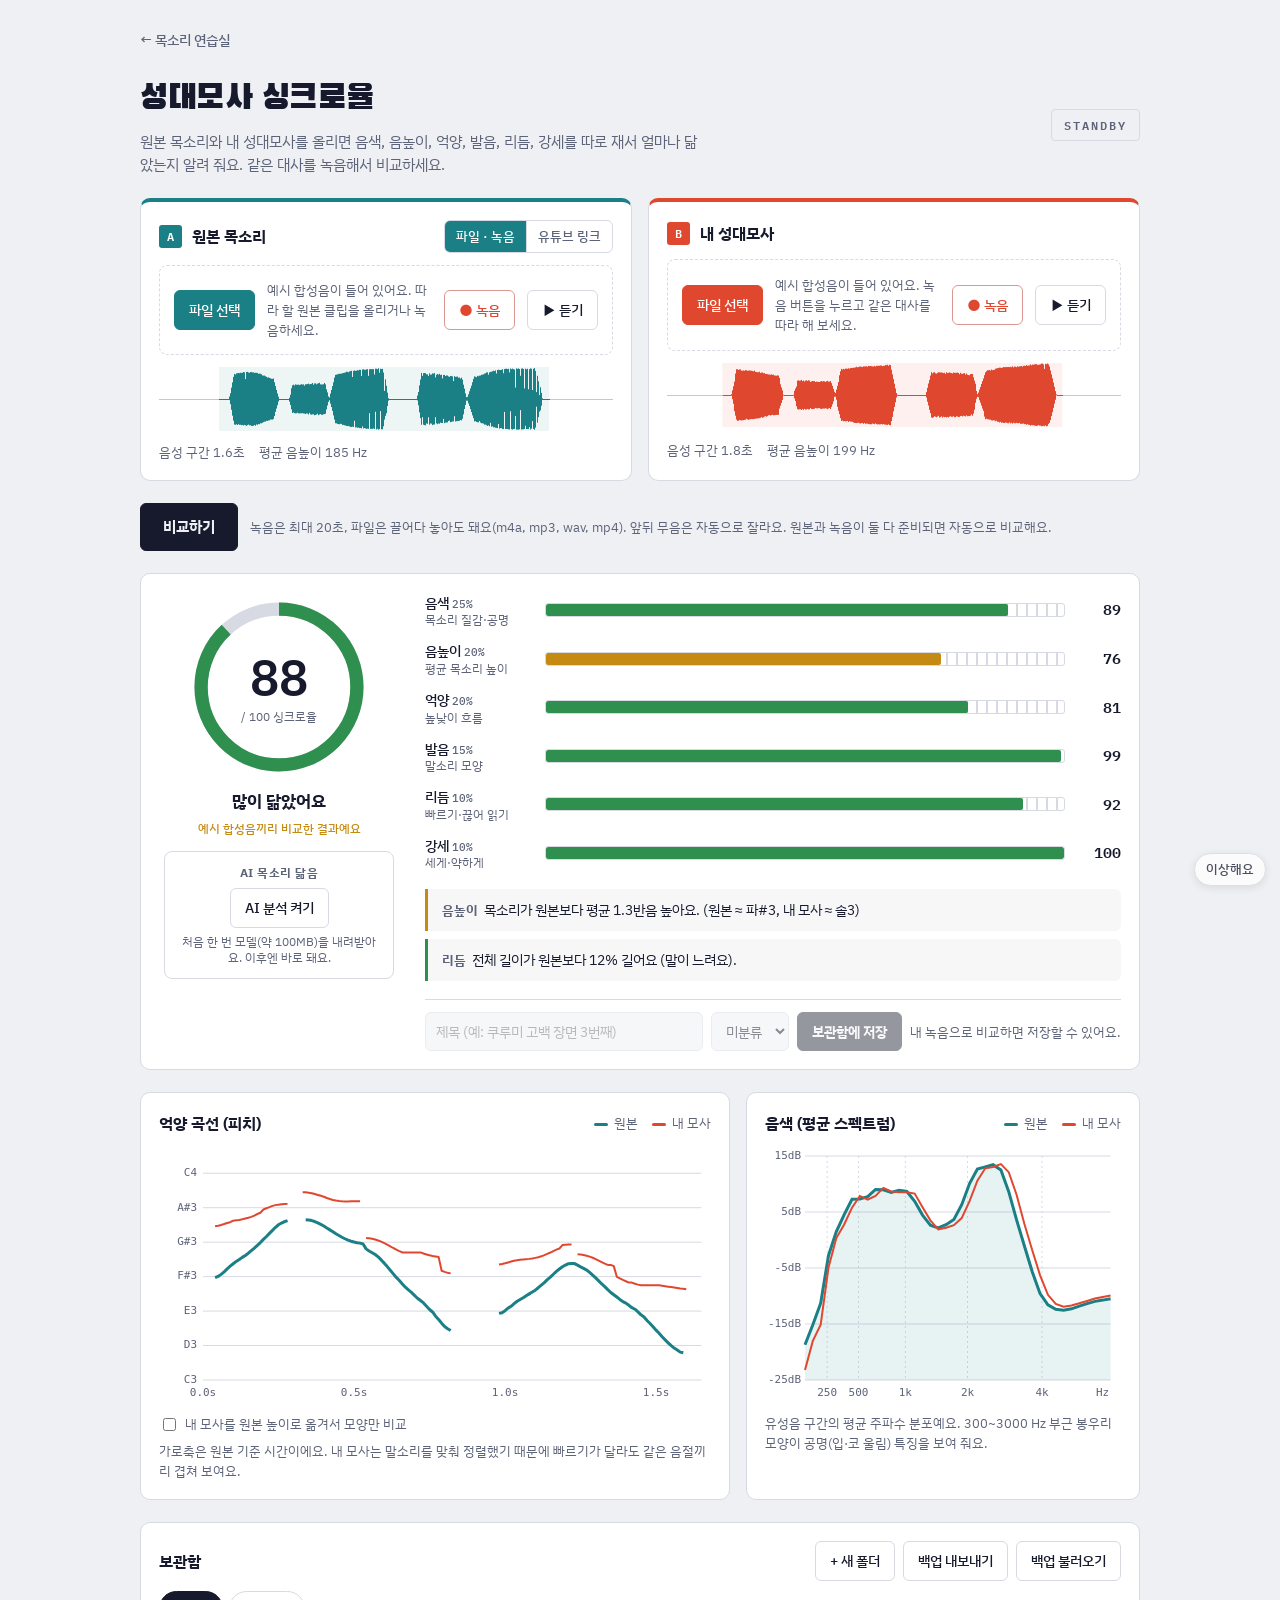
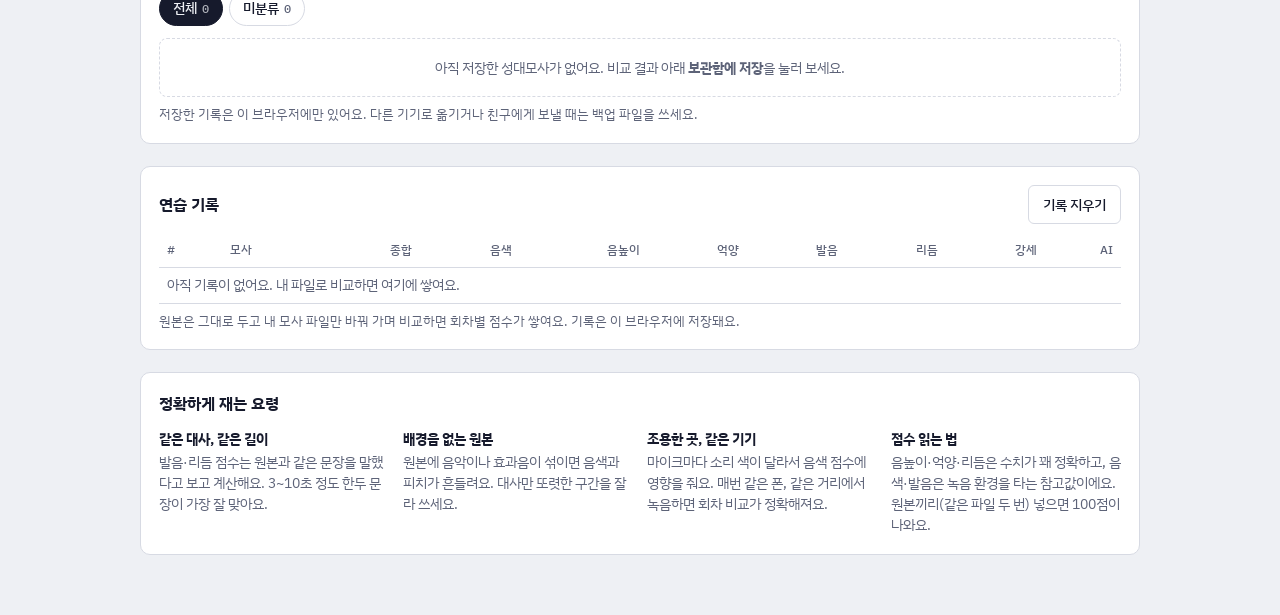
<file: mimic.html>
<!DOCTYPE html>
<html lang="ko">
<head>
<meta charset="utf-8">
<meta name="viewport" content="width=device-width, initial-scale=1">
<meta name="referrer" content="strict-origin-when-cross-origin">
<title>성대모사 싱크로율 · 목소리 연습실</title>
<link rel="preconnect" href="https://fonts.googleapis.com">
<link rel="preconnect" href="https://fonts.gstatic.com" crossorigin>
<link href="https://fonts.googleapis.com/css2?family=IBM+Plex+Sans+KR:wght@400;500;700&family=IBM+Plex+Mono:wght@500;600&family=Black+Han+Sans&display=swap" rel="stylesheet">
<link rel="stylesheet" href="assets/style.css?v=202611281900">
<script src="assets/report.js?v=202611281900"></script>
</head>
<body>
<div class="wrap">
  <nav class="crumb"><a href="./">← 목소리 연습실</a></nav>
  <header>
    <div>
      <h1>성대모사 싱크로율</h1>
      <p class="sub">원본 목소리와 내 성대모사를 올리면 음색, 음높이, 억양, 발음, 리듬, 강세를 따로 재서 얼마나 닮았는지 알려 줘요. 같은 대사를 녹음해서 비교하세요.</p>
    </div>
    <div class="tally" id="tally">STANDBY</div>
  </header>

  <section class="channels">
    <div class="panel ch" style="--c: var(--ref)" id="chA">
      <div class="ch-head"><span class="ch-tag">A</span><h2>원본 목소리</h2>
        <div class="tabs" role="tablist" aria-label="원본 넣는 방법">
          <button type="button" role="tab" class="tab on" id="tabFile" aria-selected="true">파일 · 녹음</button>
          <button type="button" role="tab" class="tab" id="tabYt" aria-selected="false">유튜브 링크</button>
        </div>
      </div>
      <div class="yt" id="ytPane" hidden>
        <div class="yt-row">
          <input type="url" id="ytUrl" placeholder="유튜브 주소 붙여넣기 (youtu.be/… 또는 shorts도 돼요)" aria-label="유튜브 주소">
          <button type="button" id="ytLoad">불러오기</button>
        </div>
        <div class="yt-box" id="ytBox" hidden><div id="ytPlayer"></div></div>
        <div class="yt-row" id="ytCtl" hidden>
          <label class="tm">시작 <input id="ytStart" inputmode="decimal" value="0:00"></label>
          <button type="button" id="ytSetS" title="지금 재생 위치를 시작으로">지금</button>
          <label class="tm">끝 <input id="ytEnd" inputmode="decimal" value="0:08"></label>
          <button type="button" id="ytSetE" title="지금 재생 위치를 끝으로">지금</button>
          <button type="button" class="rec" id="ytCap">● 구간 캡처</button>
        </div>
        <p class="cap" id="ytMsg">영상을 불러와 따라 할 구간(20초 이내)을 정하고 구간 캡처를 누르세요. 공유 창이 뜨면 <b>이 탭</b>을 고르고 <b>탭 오디오도 공유</b>를 켜 주세요. 컴퓨터 크롬·엣지에서 돼요.</p>
      </div>
      <div class="drop" data-slot="A" id="filePane">
        <label class="filebtn">파일 선택<input type="file" id="fileA" accept="audio/*,video/*"></label>
        <div class="name" id="nameA">예시 합성음이 들어 있어요. 따라 할 원본 클립을 올리거나 녹음하세요.</div>
        <button type="button" class="rec" id="recA">● 녹음</button>
        <button type="button" id="playA">▶ 듣기</button>
      </div>
      <canvas class="wave" id="waveA"></canvas>
      <div class="meta" id="metaA"></div>
    </div>
    <div class="panel ch" style="--c: var(--imi)" id="chB">
      <div class="ch-head"><span class="ch-tag">B</span><h2>내 성대모사</h2></div>
      <div class="drop" data-slot="B">
        <label class="filebtn">파일 선택<input type="file" id="fileB" accept="audio/*,video/*"></label>
        <div class="name" id="nameB">예시 합성음이 들어 있어요. 녹음 버튼을 누르고 같은 대사를 따라 해 보세요.</div>
        <button type="button" class="rec" id="recB">● 녹음</button>
        <button type="button" id="playB">▶ 듣기</button>
      </div>
      <canvas class="wave" id="waveB"></canvas>
      <div class="meta" id="metaB"></div>
    </div>
  </section>

  <div class="go">
    <button type="button" class="primary" id="run">비교하기</button>
    <span class="hint" id="hint">녹음은 최대 20초, 파일은 끌어다 놓아도 돼요(m4a, mp3, wav, mp4). 앞뒤 무음은 자동으로 잘라요. 원본과 녹음이 둘 다 준비되면 자동으로 비교해요.</span>
  </div>

  <section class="panel result" id="result">
    <div class="score">
      <svg viewBox="0 0 200 200" aria-label="종합 점수">
        <circle cx="100" cy="100" r="82" fill="none" stroke="var(--line)" stroke-width="14"></circle>
        <circle id="ring" cx="100" cy="100" r="82" fill="none" stroke="var(--imi)" stroke-width="14" stroke-linecap="butt" transform="rotate(-90 100 100)" stroke-dasharray="0 999"></circle>
        <text id="scoreTxt" x="100" y="108" text-anchor="middle" font-family="IBM Plex Mono, monospace" font-weight="600" font-size="52" fill="var(--ink)">–</text>
        <text x="100" y="136" text-anchor="middle" font-size="13" fill="var(--muted)">/ 100 싱크로율</text>
      </svg>
      <div class="grade" id="grade"></div>
      <div class="demo" id="demoNote">예시 합성음끼리 비교한 결과예요</div>
      <div class="ai" id="aiBox">
        <div class="ai-head">AI 목소리 닮음</div>
        <div id="aiBody"><button type="button" id="aiOn">AI 분석 켜기</button><div class="ai-sub">처음 한 번 모델(약 100MB)을 내려받아요. 이후엔 바로 돼요.</div></div>
      </div>
    </div>
    <div style="display:grid; gap:18px;">
      <div class="meters" id="meters"></div>
      <ul class="fb" id="fb"></ul>
      <div class="savebar" id="saveBar">
        <input type="text" id="saveTitle" placeholder="제목 (예: 쿠루미 고백 장면 3번째)" aria-label="저장할 제목" maxlength="60">
        <select id="saveFolder" aria-label="저장할 폴더"></select>
        <button type="button" class="primary-sm" id="saveBtn">보관함에 저장</button>
        <span class="save-msg" id="saveMsg"></span>
      </div>
    </div>
  </section>

  <section class="charts">
    <div class="panel">
      <div class="chart-head">
        <h2>억양 곡선 (피치)</h2>
        <div class="legend"><span style="--c: var(--ref)">원본</span><span style="--c: var(--imi)">내 모사</span></div>
      </div>
      <canvas class="chart" id="pitchChart"></canvas>
      <div class="chart-head" style="margin:8px 0 0">
        <label class="tog"><input type="checkbox" id="alignPitch"> 내 모사를 원본 높이로 옮겨서 모양만 비교</label>
      </div>
      <p class="cap">가로축은 원본 기준 시간이에요. 내 모사는 말소리를 맞춰 정렬했기 때문에 빠르기가 달라도 같은 음절끼리 겹쳐 보여요.</p>
    </div>
    <div class="panel">
      <div class="chart-head">
        <h2>음색 (평균 스펙트럼)</h2>
        <div class="legend"><span style="--c: var(--ref)">원본</span><span style="--c: var(--imi)">내 모사</span></div>
      </div>
      <canvas class="chart" id="specChart"></canvas>
      <p class="cap">유성음 구간의 평균 주파수 분포예요. 300~3000 Hz 부근 봉우리 모양이 공명(입·코 울림) 특징을 보여 줘요.</p>
    </div>
  </section>

  <section class="panel lib" id="lib">
    <div class="chart-head">
      <h2>보관함</h2>
      <div class="lib-tools">
        <button type="button" id="newFolder">+ 새 폴더</button>
        <button type="button" id="exportBtn">백업 내보내기</button>
        <label class="btnlike">백업 불러오기<input type="file" id="importFile" accept=".json,application/json"></label>
      </div>
    </div>
    <div class="folder-edit" id="folderEdit" hidden>
      <input type="text" id="folderName" maxlength="30" placeholder="폴더 이름" aria-label="폴더 이름">
      <button type="button" class="primary-sm" id="folderOk">만들기</button>
      <button type="button" id="folderCancel">취소</button>
    </div>
    <div class="chips" id="chips" role="tablist" aria-label="폴더"></div>
    <div class="folder-act" id="folderAct" hidden>
      <button type="button" id="renameFolder">이름 바꾸기</button>
      <button type="button" id="exportFolder">이 폴더만 내보내기</button>
      <button type="button" id="delFolder">폴더 삭제</button>
    </div>
    <div class="lib-list" id="libList"></div>
    <p class="cap" id="libMsg">저장한 기록은 이 브라우저에만 있어요. 다른 기기로 옮기거나 친구에게 보낼 때는 백업 파일을 쓰세요.</p>
  </section>

  <section class="panel">
    <div class="chart-head"><h2>연습 기록</h2><button type="button" id="clearHist">기록 지우기</button></div>
    <div class="histwrap"><table class="hist"><thead><tr><th>#</th><th>모사</th><th>종합</th><th>음색</th><th>음높이</th><th>억양</th><th>발음</th><th>리듬</th><th>강세</th><th>AI</th></tr></thead><tbody id="histBody"></tbody></table></div>
    <p class="cap">원본은 그대로 두고 내 모사 파일만 바꿔 가며 비교하면 회차별 점수가 쌓여요. 기록은 이 브라우저에 저장돼요.</p>
  </section>

  <section class="panel">
    <h2 style="margin-bottom:12px">정확하게 재는 요령</h2>
    <div class="tips">
      <div><b>같은 대사, 같은 길이</b>발음·리듬 점수는 원본과 같은 문장을 말했다고 보고 계산해요. 3~10초 정도 한두 문장이 가장 잘 맞아요.</div>
      <div><b>배경음 없는 원본</b>원본에 음악이나 효과음이 섞이면 음색과 피치가 흔들려요. 대사만 또렷한 구간을 잘라 쓰세요.</div>
      <div><b>조용한 곳, 같은 기기</b>마이크마다 소리 색이 달라서 음색 점수에 영향을 줘요. 매번 같은 폰, 같은 거리에서 녹음하면 회차 비교가 정확해져요.</div>
      <div><b>점수 읽는 법</b>음높이·억양·리듬은 수치가 꽤 정확하고, 음색·발음은 녹음 환경을 타는 참고값이에요. 원본끼리(같은 파일 두 번) 넣으면 100점이 나와요.</div>
    </div>
  </section>
</div>

<script src="assets/core.js"></script>
<script src="assets/ai.js"></script>
<script src="assets/store.js"></script>
<script>
(() => {
const $ = id => document.getElementById(id);
const css = n => getComputedStyle(document.documentElement).getPropertyValue(n).trim();
const MAX_SEC = 20;
const slots = { A: null, B: null }; // {name, buf(AudioBuffer|null), x(Float32Array 16k), feat, demo, cut}
let actx = null, playing = null, last = null;
const HKEY = 'moksori.mimic.history';
let history = []; try { history = JSON.parse(localStorage.getItem(HKEY) || '[]'); } catch (_) {}
const saveHist = () => { try { localStorage.setItem(HKEY, JSON.stringify(history.slice(-200))); } catch (_) {} };
let attemptInit = history.length ? Math.max(...history.map(h => h.n)) : 0;

function ctx() { if (!actx) { const C = window.AudioContext || window.webkitAudioContext; actx = new C(); } return actx; }

// ---- 예시 합성음 (모음 + 포먼트) ----
const VOW = { a: [800, 1200, 2500], i: [300, 2300, 3000], u: [350, 800, 2400], e: [500, 1900, 2600], o: [500, 900, 2500] };
function synth(seq, { pitch = 1, tempo = 1, fscale = 1, flat = 0 } = {}) {
  const out = []; let ph = 0; const env = (f, F) => { let a = 0; F.forEach((fc, k) => { const c = fc * fscale, bw = 80 + k * 40; a += (k ? 0.5 : 1) / (1 + ((f - c) / bw) ** 2); }); return a * Math.exp(-f / 3000); };
  const pad = () => { for (let i = 0; i < 0.35 * SR; i++) out.push(0); };
  pad();
  for (const [v, dur, a0, b0] of seq) {
    const n = Math.round(dur * tempo * SR);
    if (v === '_') { for (let i = 0; i < n; i++) out.push(0); continue; }
    const mid = (a0 + b0) / 2, f0a = a0 + (mid - a0) * flat, f0b = b0 + (mid - b0) * flat;
    for (let i = 0; i < n; i++) {
      const t = i / n, f0 = (f0a + (f0b - f0a) * t) * pitch * (1 + 0.006 * Math.sin(2 * Math.PI * 5.5 * i / SR)); ph += 2 * Math.PI * f0 / SR;
      let s = 0; for (let h = 1; h * f0 < 7000; h++) s += env(h * f0, VOW[v]) * Math.sin(h * ph);
      out.push(0.12 * s * Math.min(1, t * 10, (1 - t) * 10) + (Math.random() * 2 - 1) * 0.002);
    }
  }
  pad();
  return Float32Array.from(out);
}
const SEQ = [['a', .25, 180, 225], ['_', .05], ['i', .2, 225, 205], ['u', .3, 205, 150], ['_', .14], ['e', .25, 160, 195], ['o', .38, 195, 140]];

// ---- 파일 로드 ----
async function toMono16k(buf) {
  const dur = Math.min(buf.duration, MAX_SEC);
  const off = new OfflineAudioContext(1, Math.ceil(dur * SR), SR);
  const src = off.createBufferSource(); src.buffer = buf; src.connect(off.destination); src.start();
  const r = await off.startRendering();
  return Float32Array.from(r.getChannelData(0));
}
async function loadFile(slot, file) {
  const nameEl = $('name' + slot);
  nameEl.innerHTML = `<b>${esc(file.name)}</b> 불러오는 중…`;
  try {
    const ab = await file.arrayBuffer();
    const buf = await new Promise((res, rej) => { const p = ctx().decodeAudioData(ab, res, rej); if (p && p.then) p.then(res, rej); });
    await loadBuffer(slot, file.name, buf);
  } catch (e) {
    nameEl.innerHTML = `<span class="err">${esc(file.name)}을(를) 읽지 못했어요. ${e && e.message === 'silent' ? '소리가 거의 없는 파일이에요.' : '이 브라우저가 지원하지 않는 형식일 수 있어요. wav나 mp3로 바꿔서 올려 보세요.'}</span>`;
  }
}
async function loadBuffer(slot, name, buf, source) {
  const x = await toMono16k(buf);
  let peak = 0; for (const v of x) peak = Math.max(peak, Math.abs(v));
  if (peak < 1e-4) throw new Error('silent');
  if (peak < 0.3) for (let i = 0; i < x.length; i++) x[i] *= 0.3 / peak; // 너무 작은 녹음은 키워서 분석
  slots[slot] = { name, buf, x, feat: extract(x), demo: false, cut: buf.duration > MAX_SEC, source: source || 'file' };
  $('name' + slot).innerHTML = `<b>${esc(name)}</b>`;
  drawWave(slot); writeMeta(slot);
  $('run').disabled = false;
  $('hint').textContent = slots.A.demo || slots.B.demo ? (slots.A.demo ? '이제 원본 목소리도 올리거나 녹음해 주세요.' : '이제 내 성대모사를 녹음해 주세요.') : '준비됐어요. 비교 결과를 확인하세요.';
  if (!slots.A.demo && !slots.B.demo) run();
}

// ---- 마이크 녹음 ----
let rec = null, takeNo = { A: 0, B: 0 };
async function startRec(slot) {
  if (rec) { stopRec(); return; }
  if (!navigator.mediaDevices || !navigator.mediaDevices.getUserMedia) { $('hint').textContent = '이 브라우저에서는 마이크를 쓸 수 없어요. 파일로 올려 주세요.'; return; }
  let stream;
  try { stream = await navigator.mediaDevices.getUserMedia({ audio: { echoCancellation: false, noiseSuppression: false, autoGainControl: false } }); }
  catch (e) { $('hint').textContent = '마이크 권한이 없어요. 주소창 왼쪽 자물쇠 아이콘에서 마이크를 허용한 뒤 다시 눌러 주세요.'; return; }
  if (playing) { try { playing.node.stop(); } catch (_) {} playing = null; resetPlay(); }
  const c = ctx(); if (c.state === 'suspended') await c.resume();
  const src = c.createMediaStreamSource(stream), proc = c.createScriptProcessor(4096, 1, 1), mute = c.createGain(); mute.gain.value = 0;
  const chunks = []; let n = 0;
  proc.onaudioprocess = e => {
    const d = e.inputBuffer.getChannelData(0); chunks.push(new Float32Array(d)); n += d.length;
    let pk = 0; for (let i = 0; i < d.length; i += 4) pk = Math.max(pk, Math.abs(d[i]));
    const sec = n / c.sampleRate;
    $('name' + slot).innerHTML = `<b>녹음 중 ${sec.toFixed(1)}초</b> <span class="lvl"><i style="width:${Math.min(100, pk * 140)}%"></i></span>`;
    if (sec >= MAX_SEC) stopRec();
  };
  src.connect(proc); proc.connect(mute); mute.connect(c.destination);
  rec = { slot, stream, src, proc, mute, chunks, rate: c.sampleRate };
  $('rec' + slot).textContent = '■ 녹음 끝'; $('rec' + slot).classList.add('on');
  $('tally').classList.add('on'); $('tally').textContent = 'REC';
  for (const s of ['A', 'B']) if (s !== slot) $('rec' + s).disabled = true;
}
async function stopRec() {
  if (!rec) return;
  const r = rec; rec = null;
  r.proc.onaudioprocess = null; try { r.src.disconnect(); r.proc.disconnect(); r.mute.disconnect(); } catch (_) {}
  r.stream.getTracks().forEach(tr => tr.stop());
  $('rec' + r.slot).textContent = '● 녹음'; $('rec' + r.slot).classList.remove('on');
  for (const s of ['A', 'B']) $('rec' + s).disabled = false;
  $('tally').classList.remove('on'); $('tally').textContent = 'STANDBY';
  const len = r.chunks.reduce((a, b) => a + b.length, 0);
  if (len < r.rate * 0.5) { $('name' + r.slot).innerHTML = '<span class="err">너무 짧아요. 1초 이상 녹음해 주세요.</span>'; return; }
  const buf = ctx().createBuffer(1, len, r.rate), ch = buf.getChannelData(0); let o = 0;
  for (const k of r.chunks) { ch.set(k, o); o += k.length; }
  takeNo[r.slot]++;
  try { await loadBuffer(r.slot, `${r.slot === 'A' ? '원본' : '모사'} 녹음 ${takeNo[r.slot]}`, buf, 'mic'); }
  catch (e) { $('name' + r.slot).innerHTML = '<span class="err">소리가 거의 녹음되지 않았어요. 마이크를 확인해 주세요.</span>'; }
}
const esc = s => s.replace(/[&<>"]/g, c => ({ '&': '&amp;', '<': '&lt;', '>': '&gt;', '"': '&quot;' }[c]));

for (const s of ['A', 'B']) {
  $('file' + s).addEventListener('change', e => { const f = e.target.files[0]; if (f) loadFile(s, f); e.target.value = ''; });
  const dz = document.querySelector(`.drop[data-slot="${s}"]`);
  dz.addEventListener('dragover', e => { e.preventDefault(); dz.classList.add('over'); });
  dz.addEventListener('dragleave', () => dz.classList.remove('over'));
  dz.addEventListener('drop', e => { e.preventDefault(); dz.classList.remove('over'); const f = e.dataTransfer.files[0]; if (f) loadFile(s, f); });
  $('play' + s).addEventListener('click', () => play(s));
  $('rec' + s).addEventListener('click', () => startRec(s));
}

function play(s) {
  try {
    const c = ctx(); if (c.state === 'suspended') c.resume();
    if (playing) { try { playing.node.stop(); } catch (_) {} const was = playing.slot; playing = null; resetPlay(); if (was === s) return; }
    let buf = slots[s].buf;
    if (!buf) { const x = slots[s].x; buf = c.createBuffer(1, x.length, SR); buf.copyToChannel(x, 0); }
    const n = c.createBufferSource(); n.buffer = buf; n.connect(c.destination); n.start();
    playing = { node: n, slot: s }; $('play' + s).textContent = '■ 멈춤'; $('tally').classList.add('on'); $('tally').textContent = 'ON AIR';
    n.onended = () => { if (playing && playing.node === n) { playing = null; resetPlay(); } };
  } catch (e) { $('hint').textContent = '이 화면에서는 소리를 재생할 수 없어요.'; }
}
function resetPlay() { $('playA').textContent = '▶ 듣기'; $('playB').textContent = '▶ 듣기'; $('tally').classList.remove('on'); $('tally').textContent = 'STANDBY'; }

function writeMeta(s) {
  const d = slots[s], f = d.feat, out = [];
  out.push(`음성 구간 ${f.dur.toFixed(1)}초`);
  const v = f.frames.filter(x => x.f0 > 0).map(x => x.f0);
  if (v.length > 5) { const m = [...v].sort((a, b) => a - b)[v.length >> 1]; out.push(`평균 음높이 ${Math.round(m)} Hz`); }
  if (f.snr < 22) out.push(`<span class="w">잡음이 많아요 (신호 대 잡음 ${f.snr.toFixed(0)} dB)</span>`);
  if (d.cut) out.push(`<span class="w">앞 ${MAX_SEC}초만 분석해요</span>`);
  if (f.dur < 0.8) out.push(`<span class="w">너무 짧아요. 1초 이상 녹음하세요</span>`);
  $('meta' + s).innerHTML = out.map(t => `<span>${t}</span>`).join('');
}

// ---- 캔버스 ----
function fit(cv) {
  const r = cv.getBoundingClientRect(), dpr = window.devicePixelRatio || 1;
  cv.width = Math.max(1, Math.round(r.width * dpr)); cv.height = Math.max(1, Math.round(r.height * dpr));
  const g = cv.getContext('2d'); g.setTransform(dpr, 0, 0, dpr, 0, 0); return [g, r.width, r.height];
}
function drawWave(s) {
  const cv = $('wave' + s), [g, W, H] = fit(cv), d = slots[s]; if (!d) return;
  const x = d.x, col = css(s === 'A' ? '--ref' : '--imi');
  g.clearRect(0, 0, W, H);
  const t0 = d.feat.startSec * SR, t1 = t0 + (d.feat.dur + 0.06) * SR;
  g.fillStyle = col; g.globalAlpha = 0.08; g.fillRect(t0 / x.length * W, 0, (t1 - t0) / x.length * W, H); g.globalAlpha = 1;
  const step = x.length / W;
  let pk = 1e-6; for (let i = 0; i < x.length; i += 7) pk = Math.max(pk, Math.abs(x[i]));
  const gain = 0.48 / pk;
  for (let px = 0; px < W; px++) {
    let mn = 0, mx = 0; const a = Math.floor(px * step), b = Math.floor((px + 1) * step);
    for (let i = a; i < b; i++) { if (x[i] < mn) mn = x[i]; if (x[i] > mx) mx = x[i]; }
    const inside = a >= t0 && a <= t1;
    g.fillStyle = inside ? col : css('--muted'); g.globalAlpha = inside ? 1 : 0.35;
    g.fillRect(px, H / 2 - mx * H * gain, 1, Math.max(1, (mx - mn) * H * gain));
  }
  g.globalAlpha = 1;
}

const PARTS = [
  ['timbre', '음색', '목소리 질감·공명', 25],
  ['pitch', '음높이', '평균 목소리 높이', 20],
  ['into', '억양', '높낮이 흐름', 20],
  ['pron', '발음', '말소리 모양', 15],
  ['rhythm', '리듬', '빠르기·끊어 읽기', 10],
  ['stress', '강세', '세게·약하게', 10],
];
const tone = v => isNaN(v) ? '--line' : v >= 80 ? '--good' : v >= 60 ? '--warn' : '--bad';
const gradeOf = v => v >= 90 ? '거의 판박이예요' : v >= 80 ? '많이 닮았어요' : v >= 65 ? '느낌이 살아 있어요' : v >= 50 ? '조금 더 연습해 봐요' : '아직 다른 사람 같아요';

let runToken = 0, replay = false, lastAI = null, savedRun = null;
function run() {
  if (!slots.A || !slots.B) return;
  const isReplay = replay; replay = false;
  $('run').disabled = true; $('run').textContent = '분석 중…';
  setTimeout(() => {
    try {
      const res = compare(slots.A.feat, slots.B.feat);
      last = res; render(res);
      runToken++; lastAI = null; if (!isReplay) savedRun = null;
      updateSaveBar();
      let entry = null;
      if (!slots.A.demo && !slots.B.demo && !isReplay) { attemptInit++; entry = { n: attemptInit, name: slots.B.name, ref: slots.A.name, at: Date.now(), o: res.overall, p: res.parts }; history.push(entry); saveHist(); renderHist(); }
      runAI(entry);
    } catch (e) { $('hint').textContent = '분석 중 문제가 생겼어요. 두 파일에 목소리가 1초 이상 들어 있는지 확인해 주세요.'; }
    $('run').disabled = false; $('run').textContent = '비교하기';
  }, 30);
}
$('run').addEventListener('click', run);

function render(res) {
  const o = Math.round(res.overall), C = 2 * Math.PI * 82;
  $('ring').setAttribute('stroke-dasharray', `${C * o / 100} ${C}`);
  $('ring').setAttribute('stroke', `var(${tone(o)})`);
  $('scoreTxt').textContent = isNaN(o) ? '–' : o;
  $('grade').textContent = gradeOf(o);
  $('demoNote').style.display = slots.A.demo || slots.B.demo ? '' : 'none';
  $('meters').innerHTML = PARTS.map(([k, n, d, w]) => {
    const v = res.parts[k], ok = !isNaN(v);
    return `<div class="m"><div class="lab">${n} <em>${w}%</em><small>${d}</small></div><div class="bar"><i style="width:${ok ? v : 0}%; --col: var(${tone(v)})"></i></div><div class="val">${ok ? Math.round(v) : '–'}</div></div>`;
  }).join('');
  const name = Object.fromEntries(PARTS.map(p => [p[0], p[1]]));
  $('fb').innerHTML = feedback(res).map(f => `<li style="--col: var(${tone(res.parts[f.k])})"><b>${name[f.k]}</b>${esc(f.t)}</li>`).join('');
  drawPitch(); drawSpec();
}

function drawPitch() {
  const cv = $('pitchChart'), [g, W, H] = fit(cv); g.clearRect(0, 0, W, H);
  if (!last) return;
  const R = slots.A.feat, I = slots.B.feat, shift = $('alignPitch').checked && !isNaN(last.detail.dPitch) ? -last.detail.dPitch : 0;
  const st = hz => 12 * Math.log2(hz / 440) + 69;
  const ref = R.frames.map((f, i) => f.f0 > 0 ? [i * HOP / SR, st(f.f0)] : null);
  const im = new Array(R.frames.length).fill(null);
  for (const [i, j] of last.path) if (I.frames[j].f0 > 0) im[i] = [i * HOP / SR, st(I.frames[j].f0) + shift];
  const ys = [...ref, ...im].filter(Boolean).map(p => p[1]);
  if (ys.length < 3) { g.fillStyle = css('--muted'); g.font = '13px ' + css('--font-body'); g.fillText('피치를 찾지 못했어요. 목소리가 또렷한 파일인지 확인하세요.', 16, H / 2); return; }
  ys.sort((a, b) => a - b);
  let lo = Math.floor(ys[Math.floor(ys.length * 0.02)] - 2), hi = Math.ceil(ys[Math.floor(ys.length * 0.98)] + 2);
  if (hi - lo < 8) { const c = (hi + lo) / 2; lo = Math.floor(c - 4); hi = Math.ceil(c + 4); }
  const L = 44, Rm = 10, T = 10, B = 26, tmax = R.dur + 0.06;
  const X = t => L + t / tmax * (W - L - Rm), Y = v => T + (hi - v) / (hi - lo) * (H - T - B);
  g.font = '11px ' + css('--font-mono'); g.textBaseline = 'middle';
  const stepN = hi - lo > 20 ? 4 : 2;
  const NN = ['C', 'C#', 'D', 'D#', 'E', 'F', 'F#', 'G', 'G#', 'A', 'A#', 'B'];
  for (let v = Math.ceil(lo / stepN) * stepN; v <= hi; v += stepN) {
    g.strokeStyle = css('--line'); g.lineWidth = 1; g.beginPath(); g.moveTo(L, Y(v)); g.lineTo(W - Rm, Y(v)); g.stroke();
    g.fillStyle = css('--muted'); g.textAlign = 'right'; g.fillText(NN[((v % 12) + 12) % 12] + (Math.floor(v / 12) - 1), L - 6, Y(v));
  }
  g.textAlign = 'center'; g.textBaseline = 'top';
  const tStep = tmax > 8 ? 2 : tmax > 3 ? 1 : 0.5;
  for (let t = 0; t <= tmax + 1e-6; t += tStep) { g.fillStyle = css('--muted'); g.fillText(t.toFixed(tStep < 1 ? 1 : 0) + 's', X(t), H - B + 8); }
  const line = (pts, col, w) => {
    g.strokeStyle = col; g.lineWidth = w; g.lineJoin = 'round'; g.beginPath(); let pen = false;
    for (const p of pts) { if (!p) { pen = false; continue; } if (!pen) { g.moveTo(X(p[0]), Y(p[1])); pen = true; } else g.lineTo(X(p[0]), Y(p[1])); }
    g.stroke();
  };
  line(ref, css('--ref'), 3);
  line(im, css('--imi'), 2);
}

function drawSpec() {
  const cv = $('specChart'), [g, W, H] = fit(cv); g.clearRect(0, 0, W, H);
  if (!last) return;
  const a = last.detail.LR, b = last.detail.LI, n = a.length;
  const all = [...a, ...b]; let lo = Math.floor(Math.min(...all) / 5) * 5, hi = Math.ceil(Math.max(...all) / 5) * 5;
  const L = 40, Rm = 10, T = 10, B = 26;
  const hz2mel = h => 2595 * Math.log10(1 + h / 700), mlo = hz2mel(60), mhi = hz2mel(7600);
  const Xb = k => L + k / (n - 1) * (W - L - Rm), Xh = h => L + (hz2mel(h) - mlo) / (mhi - mlo) * (W - L - Rm) * (n + 1) / (n - 1) - (W - L - Rm) / (n - 1);
  const Y = v => T + (hi - v) / (hi - lo) * (H - T - B);
  g.font = '11px ' + css('--font-mono');
  g.textBaseline = 'middle'; g.textAlign = 'right';
  for (let v = lo; v <= hi; v += 10) { g.strokeStyle = css('--line'); g.lineWidth = 1; g.beginPath(); g.moveTo(L, Y(v)); g.lineTo(W - Rm, Y(v)); g.stroke(); g.fillStyle = css('--muted'); g.fillText(v + 'dB', L - 4, Y(v)); }
  g.textBaseline = 'top'; g.textAlign = 'center';
  for (const [h, lab] of [[250, '250'], [500, '500'], [1000, '1k'], [2000, '2k'], [4000, '4k']]) { const x = Xh(h); if (x > L && x < W - Rm) { g.fillStyle = css('--muted'); g.fillText(lab, x, H - B + 8); g.strokeStyle = css('--line'); g.setLineDash([2, 3]); g.beginPath(); g.moveTo(x, T); g.lineTo(x, H - B); g.stroke(); g.setLineDash([]); } }
  g.fillText('Hz', W - Rm - 8, H - B + 8);
  const line = (arr, col, w, fill) => {
    g.beginPath(); arr.forEach((v, k) => k ? g.lineTo(Xb(k), Y(v)) : g.moveTo(Xb(k), Y(v)));
    if (fill) { g.save(); g.lineTo(Xb(n - 1), H - B); g.lineTo(Xb(0), H - B); g.closePath(); g.fillStyle = col; g.globalAlpha = 0.1; g.fill(); g.restore(); g.beginPath(); arr.forEach((v, k) => k ? g.lineTo(Xb(k), Y(v)) : g.moveTo(Xb(k), Y(v))); }
    g.strokeStyle = col; g.lineWidth = w; g.stroke();
  };
  line(a, css('--ref'), 3, true);
  line(b, css('--imi'), 2, false);
}
$('alignPitch').addEventListener('change', drawPitch);

function renderHist() {
  const best = Math.max(...history.map(h => h.o));
  const c = v => isNaN(v) ? '–' : Math.round(v);
  $('histBody').innerHTML = history.length ? history.slice().reverse().map(h => `<tr class="${h.o === best && history.length > 1 ? 'best' : ''}"><td>${h.n}</td><td>${esc(h.name)}</td><td>${c(h.o)}</td>${PARTS.map(p => `<td>${c(h.p[p[0]])}</td>`).join('')}<td>${h.ai == null ? '–' : c(h.ai)}</td></tr>`).join('')
    : `<tr><td colspan="10" style="text-align:left;color:var(--muted)">아직 기록이 없어요. 내 파일로 비교하면 여기에 쌓여요.</td></tr>`;
}
$('clearHist').addEventListener('click', () => { history = []; attemptInit = 0; saveHist(); renderHist(); });

function redraw() { drawWave('A'); drawWave('B'); drawPitch(); drawSpec(); }
let rt; window.addEventListener('resize', () => { clearTimeout(rt); rt = setTimeout(redraw, 120); });
new MutationObserver(redraw).observe(document.documentElement, { attributes: true, attributeFilter: ['data-theme'] });
if (window.matchMedia) matchMedia('(prefers-color-scheme: dark)').addEventListener?.('change', redraw);

// ---- AI 목소리 닮음 ----
const AIKEY = 'moksori.ai';
let aiWanted = false; try { aiWanted = localStorage.getItem(AIKEY) === '1'; } catch (_) {}
let aiToken = 0;
const aiBody = html => { $('aiBody').innerHTML = html; };
function speechPart(slot) {
  const d = slots[slot], f = d.feat, a = Math.floor(f.startSec * SR), b = Math.min(d.x.length, a + Math.floor(Math.min(f.dur + 0.1, 15) * SR));
  return d.x.slice(a, b);
}
async function enableAI() {
  aiWanted = true; try { localStorage.setItem(AIKEY, '1'); } catch (_) {}
  if (!window.VoiceAI) { aiBody('<div class="ai-sub err">AI 모듈을 불러오지 못했어요.</div>'); return; }
  try {
    aiBody('<div class="ai-sub">AI 모델 준비 중…</div><div class="lvl wide"><i id="aiBar" style="width:0%"></i></div>');
    await VoiceAI.load((a, b) => { const bar = $('aiBar'); if (bar) bar.style.width = (a / b * 100).toFixed(0) + '%'; const s = $('aiBody').querySelector('.ai-sub'); if (s) s.textContent = `AI 모델 내려받는 중… ${(a / 1048576).toFixed(0)} / ${(b / 1048576).toFixed(0)} MB`; });
    runAI(history.length && !slots.A.demo && !slots.B.demo ? history[history.length - 1] : null);
  } catch (e) {
    aiBody('<button type="button" id="aiOn">다시 시도</button><div class="ai-sub err">AI 모델을 불러오지 못했어요. 인터넷 연결을 확인하고 다시 눌러 주세요.</div>');
    $('aiOn').addEventListener('click', enableAI);
  }
}
async function runAI(entry) {
  if (!aiWanted) return;
  if (!window.VoiceAI || !VoiceAI.ready()) { enableAI(); return; }
  const my = ++aiToken;
  aiBody('<div class="ai-sub">AI가 듣는 중…</div>');
  try {
    for (const s of ['A', 'B']) if (!slots[s].emb) { await new Promise(r => setTimeout(r, 20)); slots[s].emb = await VoiceAI.embed(speechPart(s)); }
    if (my !== aiToken) return;
    const c = VoiceAI.cos(slots.A.emb, slots.B.emb), v = VoiceAI.score(c);
    aiBody(`<div class="ai-num" style="color: var(${tone(v)})">${Math.round(v)}</div><div class="ai-lab">${VoiceAI.label(v)}</div><div class="ai-sub">화자 인증 모델 유사도 ${c.toFixed(3)} (같은 사람 기준 ≈ 0.86 이상)</div>`);
    if (entry) { entry.ai = v; saveHist(); renderHist(); }
    lastAI = v;
    if (savedRun && savedRun.token === runToken && window.Store) { try { const it = await Store.getItem(savedRun.id); if (it && it.ai == null) { it.ai = v; await Store.saveItem(it); libRefresh(); } } catch (_) {} }
  } catch (e) {
    if (my === aiToken) aiBody('<div class="ai-sub err">AI 분석에 실패했어요. 목소리가 1초 이상 들어 있는지 확인해 주세요.</div>');
  }
}
$('aiOn').addEventListener('click', enableAI);

// ---- 유튜브 링크 → 탭 소리 캡처 ----
function setTab(yt) {
  $('tabFile').classList.toggle('on', !yt); $('tabYt').classList.toggle('on', yt);
  $('tabFile').setAttribute('aria-selected', String(!yt)); $('tabYt').setAttribute('aria-selected', String(yt));
  $('ytPane').hidden = !yt; $('filePane').hidden = yt;
  if (yt && location.protocol === 'file:') ytMsg(FILE_MSG, true);
}
$('tabFile').addEventListener('click', () => setTab(false));
$('tabYt').addEventListener('click', () => setTab(true));
const ytMsg = (s, err) => { $('ytMsg').innerHTML = err ? `<span class="err">${s}</span>` : s; };
function ytParse(u) {
  u = (u || '').trim(); let id = null, t = 0;
  try {
    const url = new URL(u);
    if (url.hostname.includes('youtu.be')) id = url.pathname.slice(1).split('/')[0];
    else if (url.searchParams.get('v')) id = url.searchParams.get('v');
    else { const m = url.pathname.match(/\/(shorts|embed|live)\/([\w-]{11})/); if (m) id = m[2]; }
    const tt = url.searchParams.get('t') || url.searchParams.get('start');
    if (tt) { const m = tt.match(/(?:(\d+)h)?(?:(\d+)m)?(\d+)s?$/); if (m) t = (+m[1] || 0) * 3600 + (+m[2] || 0) * 60 + (+m[3] || 0); }
  } catch (_) { if (/^[\w-]{11}$/.test(u)) id = u; }
  return id && /^[\w-]{11}$/.test(id) ? { id, t } : null;
}
const parseTime = s => { s = String(s).trim(); if (!s) return NaN; const p = s.split(':').map(Number); if (p.some(isNaN)) return NaN; return p.reduce((a, v) => a * 60 + v, 0); };
const fmtTime = v => { const m = Math.floor(v / 60), s = v - m * 60; return `${m}:${s < 10 ? '0' : ''}${s.toFixed(1).replace(/\.0$/, '')}`; };
let ytPlayer = null, ytApi = null, ytCur = null, ytBusy = false;
function ytLoadApi() {
  if (ytApi) return ytApi;
  ytApi = new Promise((res, rej) => {
    if (window.YT && window.YT.Player) return res();
    const prev = window.onYouTubeIframeAPIReady; window.onYouTubeIframeAPIReady = () => { prev && prev(); res(); };
    const s = document.createElement('script'); s.src = 'https://www.youtube.com/iframe_api'; s.onerror = () => { ytApi = null; rej(); }; document.head.appendChild(s);
  });
  return ytApi;
}
const SITE = 'https://15c65-lgtm.github.io/moksori/mimic.html';
const FILE_MSG = `내 컴퓨터에 받은 파일로 연 페이지에서는 유튜브가 재생을 막아요(오류 153). 사이트 주소 <a href="${SITE}">${SITE}</a> 로 열어서 써 주세요.`;
async function ytOpen() {
  if (location.protocol === 'file:') { ytMsg(FILE_MSG, true); return; }
  const v = ytParse($('ytUrl').value);
  if (!v) { ytMsg('유튜브 주소를 알아보지 못했어요. 영상 페이지 주소나 공유 링크를 그대로 붙여 넣어 주세요.', true); return; }
  try { await ytLoadApi(); } catch (_) { ytMsg('유튜브 플레이어를 불러오지 못했어요. 인터넷 연결을 확인해 주세요.', true); return; }
  ytCur = v; $('ytBox').hidden = false; $('ytCtl').hidden = false;
  $('ytStart').value = fmtTime(v.t); $('ytEnd').value = fmtTime(v.t + 8);
  if (ytPlayer) ytPlayer.cueVideoById({ videoId: v.id, startSeconds: v.t });
  else ytPlayer = new YT.Player('ytPlayer', { videoId: v.id, playerVars: { start: Math.floor(v.t), playsinline: 1, rel: 0, origin: location.origin },
    events: { onError: e => ytMsg(e.data === 153 ? FILE_MSG : e.data === 101 || e.data === 150 ? '이 영상은 다른 사이트에서 재생하지 못하게 막혀 있어요. 다른 영상을 쓰거나 파일로 올려 주세요.' : '영상을 재생하지 못했어요. 주소를 확인해 주세요.', true) } });
  ytMsg('영상을 재생하면서 따라 할 대사의 시작과 끝에서 <b>지금</b>을 누르세요. 정해지면 <b>● 구간 캡처</b>.');
}
$('ytLoad').addEventListener('click', ytOpen);
$('ytUrl').addEventListener('keydown', e => { if (e.key === 'Enter') ytOpen(); });
$('ytSetS').addEventListener('click', () => { if (ytPlayer && ytPlayer.getCurrentTime) $('ytStart').value = fmtTime(ytPlayer.getCurrentTime()); });
$('ytSetE').addEventListener('click', () => { if (ytPlayer && ytPlayer.getCurrentTime) $('ytEnd').value = fmtTime(ytPlayer.getCurrentTime()); });
$('ytCap').addEventListener('click', ytCapture);

async function ytCapture() {
  if (ytBusy || !ytPlayer || !ytPlayer.seekTo) return;
  const s0 = parseTime($('ytStart').value), s1 = parseTime($('ytEnd').value);
  if (isNaN(s0) || isNaN(s1) || s1 <= s0) { ytMsg('시작과 끝 시간을 1:23 같은 형식으로 넣어 주세요. 끝이 시작보다 뒤여야 해요.', true); return; }
  if (s1 - s0 > MAX_SEC) { ytMsg(`구간은 ${MAX_SEC}초 이내로 잡아 주세요. 한두 문장이 가장 잘 맞아요.`, true); return; }
  if (!navigator.mediaDevices || !navigator.mediaDevices.getDisplayMedia) { ytMsg('이 기기에서는 탭 소리 캡처가 안 돼요. 컴퓨터의 크롬이나 엣지에서 열거나, 화면 녹화 파일을 올려 주세요.', true); return; }
  if (rec) stopRec();
  let stream;
  try {
    stream = await navigator.mediaDevices.getDisplayMedia({ video: true, audio: { echoCancellation: false, noiseSuppression: false, autoGainControl: false, suppressLocalAudioPlayback: false }, preferCurrentTab: true, selfBrowserSurface: 'include', systemAudio: 'include' });
  } catch (_) { ytMsg('공유가 취소됐어요. 다시 누르고 <b>이 탭</b>을 골라 주세요.', true); return; }
  const at = stream.getAudioTracks();
  if (!at.length) { stream.getTracks().forEach(t => t.stop()); ytMsg('소리가 공유되지 않았어요. 공유 창 아래쪽의 <b>탭 오디오도 공유</b>를 켜고 다시 해 주세요.', true); return; }
  ytBusy = true; $('ytCap').disabled = true; $('ytCap').classList.add('on');
  $('tally').classList.add('on'); $('tally').textContent = 'REC';
  if (playing) { try { playing.node.stop(); } catch (_) {} playing = null; }
  const c = ctx(); if (c.state === 'suspended') await c.resume();
  const src = c.createMediaStreamSource(new MediaStream(at)), proc = c.createScriptProcessor(4096, 1, 1), mute = c.createGain(); mute.gain.value = 0;
  const chunks = []; let on = false, done = false;
  proc.onaudioprocess = e => { if (on) chunks.push(new Float32Array(e.inputBuffer.getChannelData(0))); };
  src.connect(proc); proc.connect(mute); mute.connect(c.destination);
  const t0 = performance.now();
  ytPlayer.seekTo(s0, true); ytPlayer.playVideo();
  const finish = async (why) => {
    if (done) return; done = true; on = false; clearInterval(iv);
    try { ytPlayer.pauseVideo(); } catch (_) {}
    proc.onaudioprocess = null; try { src.disconnect(); proc.disconnect(); mute.disconnect(); } catch (_) {}
    stream.getTracks().forEach(t => t.stop());
    ytBusy = false; $('ytCap').disabled = false; $('ytCap').classList.remove('on');
    $('tally').classList.remove('on'); $('tally').textContent = 'STANDBY';
    const len = chunks.reduce((a, b) => a + b.length, 0);
    if (why === 'stopped' && len < c.sampleRate * 0.5) { ytMsg('공유가 중간에 멈췄어요. 다시 캡처해 주세요.', true); return; }
    if (len < c.sampleRate * 0.5) { ytMsg('소리가 거의 캡처되지 않았어요. 탭 오디오 공유를 켰는지 확인해 주세요.', true); return; }
    const buf = c.createBuffer(1, len, c.sampleRate), ch = buf.getChannelData(0); let o = 0;
    for (const k of chunks) { ch.set(k, o); o += k.length; }
    try { await loadBuffer('A', `유튜브 ${fmtTime(s0)}~${fmtTime(s1)}`, buf, `yt:${ytCur.id}:${+s0}:${+s1}`); ytMsg(`캡처 완료: ${fmtTime(s0)}~${fmtTime(s1)} 구간이 원본으로 들어갔어요. 이제 오른쪽에서 내 성대모사를 녹음하세요.`); }
    catch (_) { ytMsg('캡처한 소리가 너무 작아요. 영상 볼륨을 올리고 다시 해 주세요.', true); }
  };
  at[0].addEventListener('ended', () => finish('stopped'));
  const iv = setInterval(() => {
    let st, t; try { st = ytPlayer.getPlayerState(); t = ytPlayer.getCurrentTime(); } catch (_) { return; }
    on = st === 1 && t >= s0 - 0.05 && t < s1;
    if (st === 1) ytMsg(`캡처 중… ${fmtTime(Math.max(0, t - s0))} / ${fmtTime(s1 - s0)}`);
    if (t >= s1 || st === 0) finish('end');
    else if (performance.now() - t0 > ((s1 - s0) * 3 + 15) * 1000) finish('timeout');
  }, 40);
}

// ---- 보관함 ----
let curFolder = '*', folders = [], libItems = [], editMode = null;
const fmtDate = ts => { const d = new Date(ts), p = n => String(n).padStart(2, '0'); return `${d.getFullYear()}.${p(d.getMonth() + 1)}.${p(d.getDate())} ${p(d.getHours())}:${p(d.getMinutes())}`; };
const folderName = id => id ? ((folders.find(f => f.id === id) || {}).name || '미분류') : '미분류';
function libNote(s, err) { $('libMsg').innerHTML = err ? `<span class="err">${s}</span>` : s; }
function updateSaveBar() {
  const ok = last && !slots.A.demo && !slots.B.demo;
  $('saveBar').classList.toggle('off', !ok);
  $('saveBtn').disabled = !ok;
  if (!ok) { $('saveMsg').textContent = '내 녹음으로 비교하면 저장할 수 있어요.'; return; }
  if (savedRun && savedRun.token === runToken) { $('saveMsg').textContent = '보관함에 있는 기록이에요.'; $('saveBtn').textContent = '복사본 저장'; }
  else { $('saveMsg').textContent = ''; $('saveBtn').textContent = '보관함에 저장'; }
  if (!$('saveTitle').value || !savedRun) $('saveTitle').placeholder = `${slots.A.name} 따라 하기`;
}
function fillFolderSelect() {
  const keep = $('saveFolder').value;
  $('saveFolder').innerHTML = '<option value="">미분류</option>' + folders.map(f => `<option value="${f.id}">${esc(f.name)}</option>`).join('');
  $('saveFolder').value = folders.some(f => f.id === keep) ? keep : (curFolder !== '*' && curFolder ? curFolder : '');
}
async function libRefresh() {
  if (!window.Store) return;
  try { folders = await Store.folders(); libItems = await Store.items(); }
  catch (e) { $('libList').innerHTML = ''; libNote('이 브라우저에서는 보관함을 쓸 수 없어요. 시크릿(사생활 보호) 창이면 일반 창에서 열어 주세요.', true); return; }
  if (curFolder !== '*' && curFolder !== '' && !folders.some(f => f.id === curFolder)) curFolder = '*';
  fillFolderSelect(); renderChips(); renderLib();
}
function renderChips() {
  const cnt = id => libItems.filter(i => id === '*' ? true : i.folderId === id).length;
  const chip = (id, name) => `<button type="button" role="tab" class="chip${curFolder === id ? ' on' : ''}" data-f="${id}" aria-selected="${curFolder === id}">${esc(name)} <em>${cnt(id)}</em></button>`;
  $('chips').innerHTML = chip('*', '전체') + chip('', '미분류') + folders.map(f => chip(f.id, f.name)).join('');
  $('folderAct').hidden = curFolder === '*' || curFolder === '';
}
$('chips').addEventListener('click', e => { const b = e.target.closest('.chip'); if (!b) return; curFolder = b.dataset.f; fillFolderSelect(); renderChips(); renderLib(); });
function renderLib() {
  const list = libItems.filter(i => curFolder === '*' || i.folderId === curFolder);
  if (!list.length) { $('libList').innerHTML = `<div class="lib-empty">${libItems.length ? '이 폴더는 비어 있어요.' : '아직 저장한 성대모사가 없어요. 비교 결과 아래 <b>보관함에 저장</b>을 눌러 보세요.'}</div>`; return; }
  const c = v => v == null || isNaN(v) ? '–' : Math.round(v);
  const opts = id => '<option value="">미분류</option>' + folders.map(f => `<option value="${f.id}"${f.id === id ? ' selected' : ''}>${esc(f.name)}</option>`).join('');
  $('libList').innerHTML = list.map(it => `
    <div class="item" data-id="${it.id}">
      <div class="item-score" style="--col: var(${tone(it.overall)})">${c(it.overall)}</div>
      <div class="item-main">
        <div class="item-title">${esc(it.title)}</div>
        <div class="item-meta">${fmtDate(it.created)} · ${esc(folderName(it.folderId))} · 원본 ${esc(it.ref.name)}${it.ai != null ? ` · AI ${c(it.ai)}` : ''}</div>
        <div class="item-parts">${PARTS.map(p => `<span>${p[1]} ${c(it.parts[p[0]])}</span>`).join('')}</div>
      </div>
      <div class="item-act">
        <button type="button" data-act="open">열기</button>
        <button type="button" data-act="again">이 원본으로 연습</button>
        <select data-act="move" aria-label="폴더 옮기기">${opts(it.folderId)}</select>
        <button type="button" data-act="del" class="del">삭제</button>
      </div>
    </div>`).join('');
}
function setPCM(slot, name, x) {
  slots[slot] = { name, buf: null, x, feat: extract(x), demo: false, source: 'lib' };
  $('name' + slot).innerHTML = `<b>${esc(name)}</b>`;
  drawWave(slot); writeMeta(slot);
}
async function openItem(id, refOnly) {
  const it = await Store.getItem(id); if (!it) return;
  if (rec) stopRec();
  if (playing) { try { playing.node.stop(); } catch (_) {} playing = null; resetPlay(); }
  setTab(false);
  setPCM('A', it.ref.name, Store.toF32(it.ref.pcm));
  if (refOnly) {
    const xb = synth(SEQ, { pitch: 1.12, tempo: 1.12, fscale: 1.07, flat: 0.6 });
    slots.B = { name: '예시 모사', buf: null, x: xb, feat: extract(xb), demo: true };
    $('nameB').innerHTML = '<b>「' + esc(it.title) + '」</b> 원본으로 새로 연습해요. 녹음 버튼을 누르고 따라 해 보세요.';
    drawWave('B'); $('metaB').innerHTML = '';
    $('hint').textContent = '원본을 불러왔어요. 오른쪽에서 내 성대모사를 녹음하면 바로 비교해요.';
    $('saveTitle').value = ''; $('saveFolder').value = it.folderId || '';
    run();
  } else {
    setPCM('B', it.imi.name, Store.toF32(it.imi.pcm));
    $('saveTitle').value = it.title; $('saveFolder').value = it.folderId || '';
    replay = true; run();
    setTimeout(() => { savedRun = { token: runToken, id: it.id }; updateSaveBar(); }, 80);
    $('hint').textContent = `보관함의 「${it.title}」을 열었어요.`;
  }
  document.querySelector('.channels').scrollIntoView({ behavior: 'smooth', block: 'start' });
}
$('libList').addEventListener('click', async e => {
  const b = e.target.closest('button'); if (!b) return;
  const id = b.closest('.item').dataset.id, act = b.dataset.act;
  if (act === 'open') openItem(id, false);
  else if (act === 'again') openItem(id, true);
  else if (act === 'del') {
    if (!b.classList.contains('arm')) { b.classList.add('arm'); b.textContent = '한 번 더 누르면 삭제'; setTimeout(() => { b.classList.remove('arm'); b.textContent = '삭제'; }, 3000); return; }
    await Store.deleteItem(id); if (savedRun && savedRun.id === id) savedRun = null; updateSaveBar(); libRefresh();
  }
});
$('libList').addEventListener('change', async e => {
  if (e.target.dataset.act !== 'move') return;
  const it = await Store.getItem(e.target.closest('.item').dataset.id); it.folderId = e.target.value; await Store.saveItem(it); libRefresh();
});
$('saveBtn').addEventListener('click', async () => {
  if (!last || slots.A.demo || slots.B.demo || !window.Store) return;
  $('saveBtn').disabled = true;
  try {
    const it = { id: Store.uid(), folderId: $('saveFolder').value, title: $('saveTitle').value.trim() || $('saveTitle').placeholder, created: Date.now(),
      ref: { name: slots.A.name, pcm: Store.toI16(slots.A.x) }, imi: { name: slots.B.name, pcm: Store.toI16(slots.B.x) },
      overall: last.overall, parts: last.parts, ai: lastAI };
    await Store.saveItem(it); Store.persist();
    savedRun = { token: runToken, id: it.id };
    if (curFolder !== '*' && curFolder !== it.folderId) curFolder = '*';
    await libRefresh(); updateSaveBar();
    $('saveMsg').textContent = `「${folderName(it.folderId)}」에 저장했어요.`;
  } catch (e) { $('saveMsg').innerHTML = '<span class="err">저장하지 못했어요. 기기 저장 공간을 확인해 주세요.</span>'; }
  $('saveBtn').disabled = false;
});
// 폴더 만들기·이름 바꾸기
function folderEditor(mode) {
  editMode = mode; $('folderEdit').hidden = false;
  $('folderName').value = mode === 'rename' ? folderName(curFolder) : '';
  $('folderOk').textContent = mode === 'rename' ? '바꾸기' : '만들기';
  $('folderName').focus();
}
$('newFolder').addEventListener('click', () => folderEditor('new'));
$('renameFolder').addEventListener('click', () => folderEditor('rename'));
$('folderCancel').addEventListener('click', () => { $('folderEdit').hidden = true; });
$('folderName').addEventListener('keydown', e => { if (e.key === 'Enter') $('folderOk').click(); if (e.key === 'Escape') $('folderCancel').click(); });
$('folderOk').addEventListener('click', async () => {
  const name = $('folderName').value.trim(); if (!name) { $('folderName').focus(); return; }
  if (folders.some(f => f.name === name && f.id !== curFolder)) { libNote(`「${esc(name)}」 폴더가 이미 있어요.`, true); return; }
  try {
    if (editMode === 'rename') { const f = folders.find(x => x.id === curFolder); f.name = name; await Store.saveFolder(f); }
    else { const f = { id: Store.uid(), name, created: Date.now() }; await Store.saveFolder(f); curFolder = f.id; }
    $('folderEdit').hidden = true; await libRefresh(); $('saveFolder').value = curFolder !== '*' ? curFolder : '';
    libNote('저장한 기록은 이 브라우저에만 있어요. 다른 기기로 옮기거나 친구에게 보낼 때는 백업 파일을 쓰세요.');
  } catch (_) { libNote('폴더를 만들지 못했어요.', true); }
});
$('delFolder').addEventListener('click', async e => {
  const b = e.currentTarget;
  if (!b.classList.contains('arm')) { b.classList.add('arm'); b.textContent = '한 번 더 누르면 삭제 (기록은 미분류로)'; setTimeout(() => { b.classList.remove('arm'); b.textContent = '폴더 삭제'; }, 3000); return; }
  b.classList.remove('arm'); b.textContent = '폴더 삭제';
  await Store.deleteFolder(curFolder); curFolder = '*'; libRefresh();
});
// 백업
async function doExport(folderId) {
  try {
    const data = await Store.exportData(folderId);
    if (!data.items.length) { libNote('내보낼 기록이 없어요.', true); return; }
    const d = new Date(), p = n => String(n).padStart(2, '0');
    const nm = `목소리연습실-${folderId == null ? '전체' : folderName(folderId)}-${d.getFullYear()}${p(d.getMonth() + 1)}${p(d.getDate())}.json`;
    const url = URL.createObjectURL(new Blob([JSON.stringify(data)], { type: 'application/json' }));
    const a = document.createElement('a'); a.href = url; a.download = nm; document.body.appendChild(a); a.click(); a.remove();
    setTimeout(() => URL.revokeObjectURL(url), 5000);
    libNote(`기록 ${data.items.length}개를 <b>${esc(nm)}</b> 파일로 내보냈어요. 다른 기기나 친구 브라우저에서 <b>백업 불러오기</b>로 열면 돼요.`);
  } catch (_) { libNote('내보내지 못했어요.', true); }
}
$('exportBtn').addEventListener('click', () => doExport(null));
$('exportFolder').addEventListener('click', () => doExport(curFolder));
$('importFile').addEventListener('change', async e => {
  const f = e.target.files[0]; e.target.value = ''; if (!f) return;
  try { const n = await Store.importData(JSON.parse(await f.text())); curFolder = '*'; await libRefresh(); libNote(n ? `기록 ${n}개를 불러왔어요.` : '새로 불러온 기록이 없어요. 이미 다 들어 있어요.'); }
  catch (_) { libNote('목소리 연습실 백업 파일이 아니에요. 「백업 내보내기」로 만든 .json 파일을 골라 주세요.', true); }
});
libRefresh();

// ---- 시작: 예시 합성음으로 채워 두기 ----
const xa = synth(SEQ), xb = synth(SEQ, { pitch: 1.12, tempo: 1.12, fscale: 1.07, flat: 0.6 });
slots.A = { name: '예시 원본', buf: null, x: xa, feat: extract(xa), demo: true };
slots.B = { name: '예시 모사', buf: null, x: xb, feat: extract(xb), demo: true };
writeMeta('A'); writeMeta('B'); renderHist();
const go = () => { drawWave('A'); drawWave('B'); run(); };
if (document.fonts && document.fonts.ready) document.fonts.ready.then(go); else go();
})();
</script>
</body>
</html>
</file>
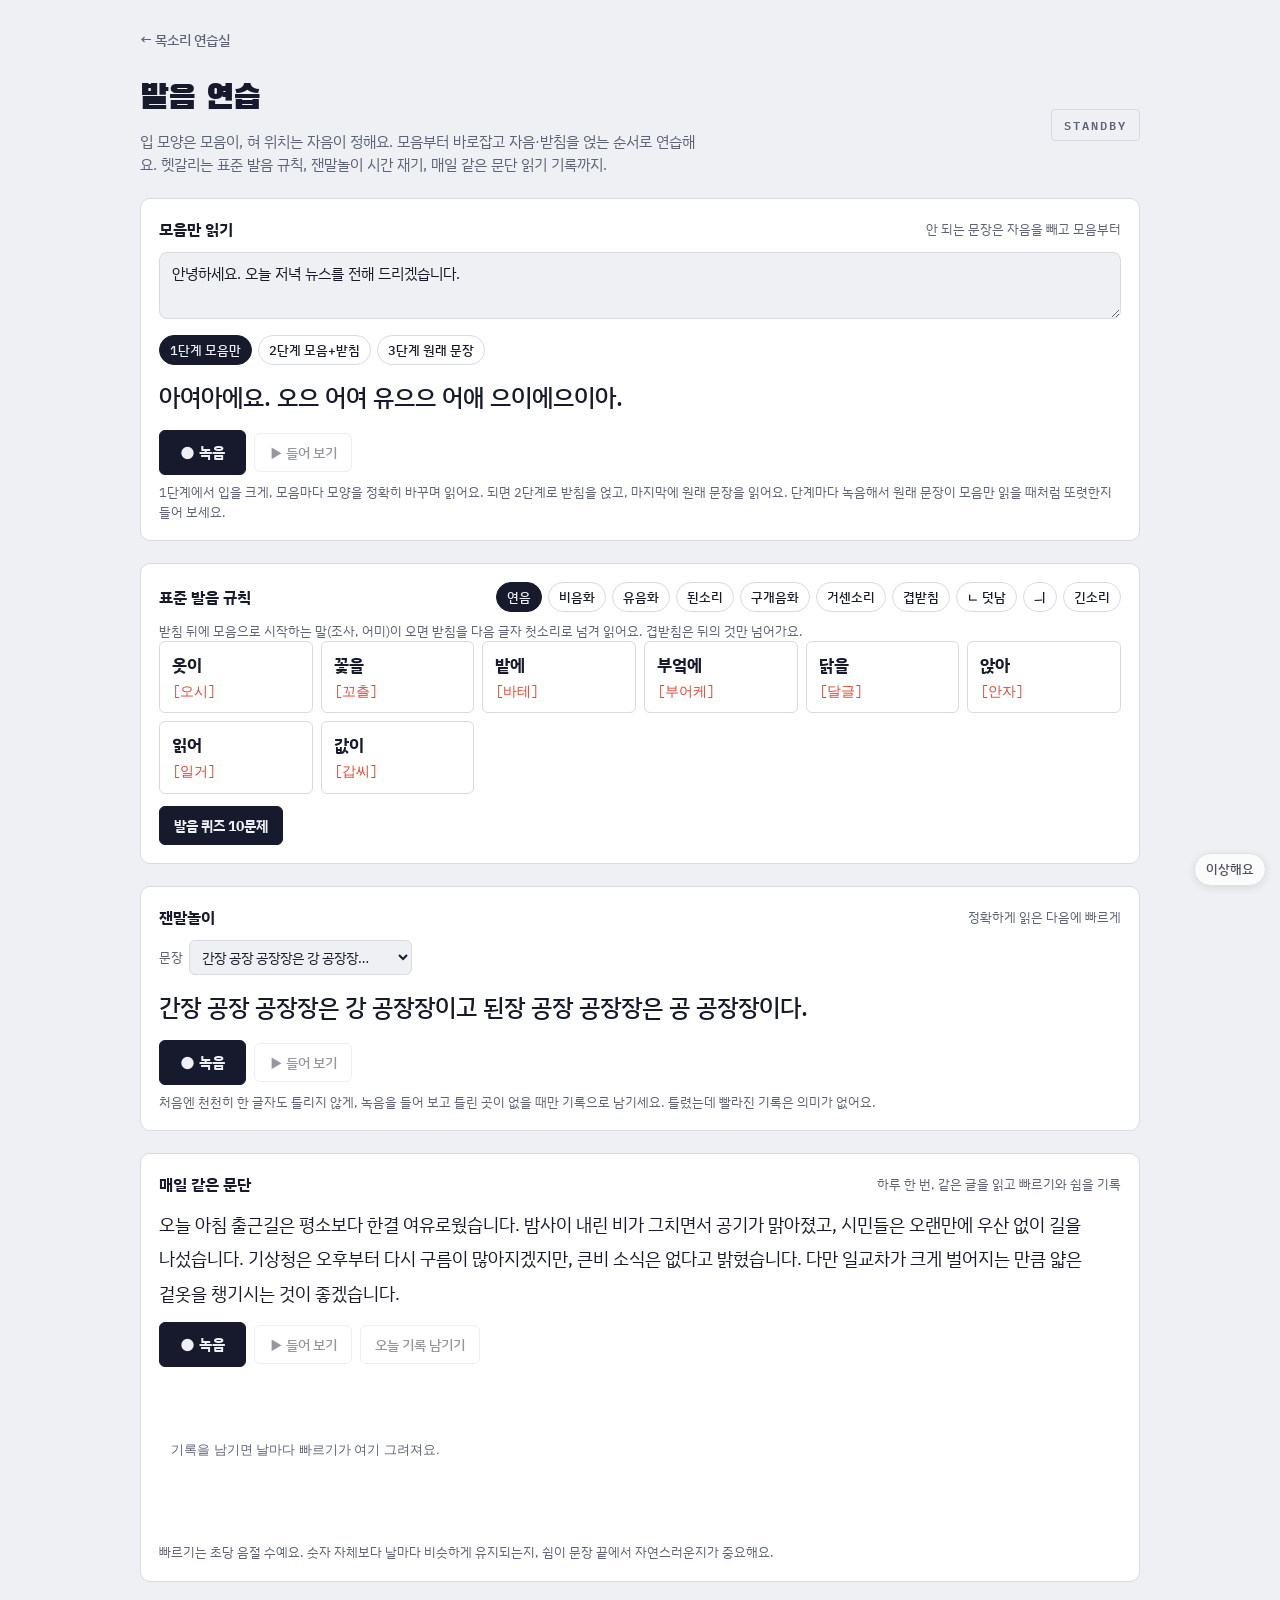
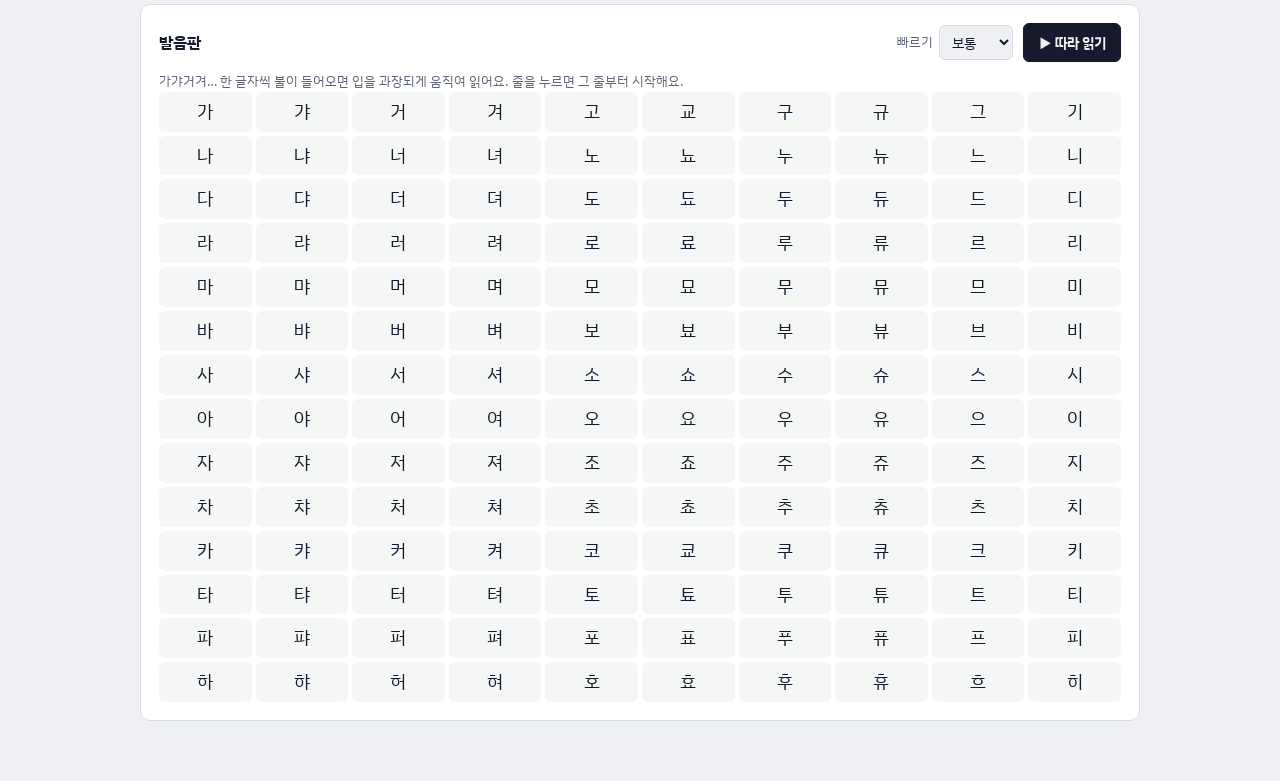
<file: pronounce.html>
<!DOCTYPE html>
<html lang="ko">
<head>
<meta charset="utf-8">
<meta name="viewport" content="width=device-width, initial-scale=1">
<title>발음 연습 · 목소리 연습실</title>
<link rel="preconnect" href="https://fonts.googleapis.com">
<link rel="preconnect" href="https://fonts.gstatic.com" crossorigin>
<link href="https://fonts.googleapis.com/css2?family=IBM+Plex+Sans+KR:wght@400;500;700&family=IBM+Plex+Mono:wght@500;600&family=Black+Han+Sans&display=swap" rel="stylesheet">
<link rel="stylesheet" href="assets/style.css?v=202611281900">
<script src="assets/report.js?v=202611281900"></script>
</head>
<body>
<div class="wrap">
  <nav class="crumb"><a href="./">← 목소리 연습실</a></nav>
  <header>
    <div>
      <h1>발음 연습</h1>
      <p class="sub">입 모양은 모음이, 혀 위치는 자음이 정해요. 모음부터 바로잡고 자음·받침을 얹는 순서로 연습해요. 헷갈리는 표준 발음 규칙, 잰말놀이 시간 재기, 매일 같은 문단 읽기 기록까지.</p>
    </div>
    <div class="tally" id="tally">STANDBY</div>
  </header>

  <section class="panel">
    <div class="chart-head"><h2>모음만 읽기</h2><span class="cap" style="margin:0">안 되는 문장은 자음을 빼고 모음부터</span></div>
    <textarea id="vwIn" rows="2" class="pr-in" aria-label="연습할 문장">안녕하세요. 오늘 저녁 뉴스를 전해 드리겠습니다.</textarea>
    <div class="sc-tags" id="vwSteps"><button type="button" class="sc-tag on" data-vw="1">1단계 모음만</button><button type="button" class="sc-tag" data-vw="2">2단계 모음+받침</button><button type="button" class="sc-tag" data-vw="3">3단계 원래 문장</button></div>
    <div class="pr-big" id="vwOut"></div>
    <div class="sc-ctl"><button type="button" class="primary-sm sc-rec" data-rec="vw">● 녹음</button><button type="button" data-play="vw" disabled>▶ 들어 보기</button><span class="ex-count" id="vwStat"></span></div>
    <p class="cap" style="margin-bottom:0">1단계에서 입을 크게, 모음마다 모양을 정확히 바꾸며 읽어요. 되면 2단계로 받침을 얹고, 마지막에 원래 문장을 읽어요. 단계마다 녹음해서 원래 문장이 모음만 읽을 때처럼 또렷한지 들어 보세요.</p>
  </section>

  <section class="panel">
    <div class="chart-head"><h2>표준 발음 규칙</h2><div class="sc-tags" id="ruleTabs"></div></div>
    <p class="cap" id="ruleDesc" style="margin-top:0"></p>
    <div class="pr-words" id="ruleWords"></div>
    <div class="sc-sub"><button type="button" class="primary-sm" id="qzGo">발음 퀴즈 10문제</button><span class="cap" id="qzMsg" style="margin:0"></span></div>
    <div class="pr-quiz" id="qzBox" hidden><div class="pr-big" id="qzWord"></div><div class="sc-sub" id="qzOpts"></div><div class="cap" id="qzFeed"></div></div>
  </section>

  <section id="tw" class="panel">
    <div class="chart-head"><h2>잰말놀이</h2><span class="cap" style="margin:0">정확하게 읽은 다음에 빠르게</span></div>
    <div class="sc-sub"><label class="ym-field">문장 <select id="twSel"></select></label></div>
    <div class="pr-big" id="twText"></div>
    <div class="sc-ctl"><button type="button" class="primary-sm sc-rec" data-rec="tw">● 녹음</button><button type="button" data-play="tw" disabled>▶ 들어 보기</button><span class="ex-count" id="twStat"></span></div>
    <ol class="tr-reps" id="twBest"></ol>
    <p class="cap" style="margin-bottom:0">처음엔 천천히 한 글자도 틀리지 않게, 녹음을 들어 보고 틀린 곳이 없을 때만 기록으로 남기세요. 틀렸는데 빨라진 기록은 의미가 없어요.</p>
  </section>

  <section class="panel">
    <div class="chart-head"><h2>매일 같은 문단</h2><span class="cap" style="margin:0">하루 한 번, 같은 글을 읽고 빠르기와 쉼을 기록</span></div>
    <div class="pr-para" id="dpText"></div>
    <div class="sc-ctl"><button type="button" class="primary-sm sc-rec" data-rec="dp">● 녹음</button><button type="button" data-play="dp" disabled>▶ 들어 보기</button><button type="button" id="dpSave" disabled>오늘 기록 남기기</button><span class="ex-count" id="dpStat"></span></div>
    <canvas id="dpChart" class="pr-chart" height="150" aria-label="빠르기 기록 그래프"></canvas>
    <p class="cap" id="dpNote" style="margin-bottom:0">빠르기는 초당 음절 수예요. 숫자 자체보다 날마다 비슷하게 유지되는지, 쉼이 문장 끝에서 자연스러운지가 중요해요.</p>
  </section>

  <section class="panel">
    <div class="chart-head"><h2>발음판</h2><div class="sup-ctl"><label class="ym-field">빠르기 <select id="bdTempo"><option value="1000">느리게</option><option value="700" selected>보통</option><option value="450">빠르게</option></select></label><button type="button" class="primary-sm" id="bdGo">▶ 따라 읽기</button></div></div>
    <p class="cap" style="margin-top:0">가갸거겨… 한 글자씩 불이 들어오면 입을 과장되게 움직여 읽어요. 줄을 누르면 그 줄부터 시작해요.</p>
    <div class="pr-board" id="board"></div>
  </section>
</div>

<script src="assets/voicefeat.js?v=202611281900"></script>
<script>
(() => {
const $ = id => document.getElementById(id);
const css = n => getComputedStyle(document.documentElement).getPropertyValue(n).trim();
const esc = s => String(s == null ? '' : s).replace(/[&<>"]/g, c => ({ '&': '&amp;', '<': '&lt;', '>': '&gt;', '"': '&quot;' }[c]));
const load = (k, d) => { try { return JSON.parse(localStorage.getItem(k) || 'null') || d; } catch (_) { return d; } };
const keep = (k, v) => { try { localStorage.setItem(k, JSON.stringify(v)); } catch (_) {} };

// ---------- 한글 나누기 ----------
const CHO = 'ㄱㄲㄴㄷㄸㄹㅁㅂㅃㅅㅆㅇㅈㅉㅊㅋㅌㅍㅎ', JUNG = 'ㅏㅐㅑㅒㅓㅔㅕㅖㅗㅘㅙㅚㅛㅜㅝㅞㅟㅠㅡㅢㅣ';
const isH = c => c >= '가' && c <= '힣';
const parts = c => { const n = c.charCodeAt(0) - 0xAC00; return { cho: Math.floor(n / 588), jung: Math.floor(n % 588 / 28), jong: n % 28 }; };
const make = (cho, jung, jong) => String.fromCharCode(0xAC00 + cho * 588 + jung * 28 + jong);
function vowelOnly(t, keepJong) { return [...t].map(c => isH(c) ? (p => make(11, p.jung, keepJong ? p.jong : 0))(parts(c)) : c).join(''); }
const sylCount = t => [...t].filter(isH).length + (t.match(/[A-Za-z]+/g) || []).length + (t.match(/\d/g) || []).length;

// ---------- 녹음 (16 kHz) ----------
let actx = null, mic = null, rec = null, floorDb = -60; const SR = 16000, takes = {};
async function ensureMic() {
  if (mic) return true;
  try {
    const stream = await navigator.mediaDevices.getUserMedia({ audio: { echoCancellation: true, noiseSuppression: false, autoGainControl: false } });
    actx = actx || new (window.AudioContext || window.webkitAudioContext)(); if (actx.state === 'suspended') await actx.resume();
    const s = actx.createMediaStreamSource(stream), proc = actx.createScriptProcessor(2048, 1, 1), mute = actx.createGain(); mute.gain.value = 0;
    const st = new VF.Stream16k(actx.sampleRate); let last = 0;
    proc.onaudioprocess = e => { st.push(e.inputBuffer.getChannelData(0)); const n = st.total - last; last = st.total; if (rec) rec.chunks.push(st.last(Math.min(n, SR))); };
    s.connect(proc); proc.connect(mute); mute.connect(actx.destination); mic = { stream }; return true;
  } catch (_) { alert('마이크를 쓸 수 없어요. 주소창 자물쇠 아이콘에서 허용해 주세요.'); return false; }
}
function trim(x) { const w = 320, e = []; for (let i = 0; i + w <= x.length; i += w) { let s = 0; for (let j = i; j < i + w; j++) s += x[j] * x[j]; e.push(10 * Math.log10(s / w + 1e-12)); } if (!e.length) return x; const pk = Math.max(...e), th = Math.max(pk - 35, -70); let a = 0, b = e.length - 1; while (a < e.length && e[a] < th) a++; while (b > a && e[b] < th) b--; return x.slice(Math.max(0, (a - 5) * w), Math.min(x.length, (b + 8) * w)); }
function stats(x, text) {
  const w = 320, e = []; for (let i = 0; i + w <= x.length; i += w) { let s = 0; for (let j = i; j < i + w; j++) s += x[j] * x[j]; e.push(10 * Math.log10(s / w + 1e-12)); }
  const srt = [...e].sort((a, b) => a - b), pk = srt[Math.floor(e.length * 0.95)] || -30, p90 = srt[Math.floor(e.length * 0.9)] || pk;
  let quiet = 1e9; for (let i = 0; i + 15 <= e.length; i++) { let m = -1e9; for (let k = i; k < i + 15; k++) m = Math.max(m, e[k]); quiet = Math.min(quiet, m); } if (quiet > 1e8) quiet = srt[0] || -90;
  const th = Math.max(pk - 28, quiet + 0.35 * (p90 - quiet)); let run = 0, pauses = 0, pauseT = 0;
  for (const v of e) { if (v < th) run++; else { if (run * 0.02 >= 0.25) { pauses++; pauseT += run * 0.02; } run = 0; } }
  const dur = x.length / SR, n = sylCount(text), speak = Math.max(0.3, dur - pauseT);
  return { dur, n, rate: n / dur, artic: n / speak, pauses, pauseT };
}
function playX(x) { const b = actx.createBuffer(1, x.length, SR); b.copyToChannel(x, 0); const n = actx.createBufferSource(); n.buffer = b; n.connect(actx.destination); n.start(); }
const textOf = { vw: () => $('vwOut').textContent, tw: () => TW[$('twSel').value].t, dp: () => PARA };
document.addEventListener('click', async e => {
  const r = e.target.closest('[data-rec]'), p = e.target.closest('[data-play]');
  if (p) { const t = takes[p.dataset.play]; if (t) playX(t.x); return; }
  if (!r) return; const k = r.dataset.rec;
  if (rec) { const R = rec; rec = null; document.querySelectorAll('[data-rec]').forEach(b => { b.textContent = '● 녹음'; b.disabled = false; }); $('tally').classList.remove('on'); $('tally').textContent = 'STANDBY'; clearInterval(R.timer);
    let n = 0; for (const c of R.chunks) n += c.length; let x = new Float32Array(n), o = 0; for (const c of R.chunks) { x.set(c, o); o += c.length; } x = trim(x);
    if (x.length < SR * 0.4) { $(R.k + 'Stat').textContent = '소리가 거의 녹음되지 않았어요.'; return; }
    const s = stats(x, textOf[R.k]()); takes[R.k] = { x, s }; document.querySelector(`[data-play="${R.k}"]`).disabled = false; done(R.k, s); return; }
  if (!(await ensureMic())) return;
  rec = { k, chunks: [], t0: Date.now() }; document.querySelectorAll('[data-rec]').forEach(b => { b.disabled = b !== r; }); r.textContent = '■ 녹음 끝'; $('tally').classList.add('on'); $('tally').textContent = 'REC';
  rec.timer = setInterval(() => { if (rec) $(k + 'Stat').textContent = `녹음 중 ${((Date.now() - rec.t0) / 1000).toFixed(0)}초`; }, 250);
});
function done(k, s) {
  const line = `${s.dur.toFixed(1)}초 · ${s.n}음절 · 빠르기 ${s.rate.toFixed(1)}음절/초 (쉼 뺀 말하는 빠르기 ${s.artic.toFixed(1)}) · 쉼 ${s.pauses}번`;
  $(k + 'Stat').textContent = line; if (window.Diag) Diag.set('발음 녹음', line);
  if (s.rate > 11) { $(k + 'Stat').textContent += ' · 글보다 녹음이 짧아요. 끝까지 읽었는지 확인해 주세요 (기록 안 남김)'; return; }
  if (k === 'tw') twRecord(s); if (k === 'dp') $('dpSave').disabled = false;
}

// ---------- 모음만 읽기 ----------
let vwStep = 1;
function vwRender() { const t = $('vwIn').value; $('vwOut').textContent = vwStep === 1 ? vowelOnly(t, false) : vwStep === 2 ? vowelOnly(t, true) : t; }
$('vwIn').addEventListener('input', vwRender);
$('vwSteps').addEventListener('click', e => { const b = e.target.closest('[data-vw]'); if (!b) return; vwStep = +b.dataset.vw; $('vwSteps').querySelectorAll('button').forEach(x => x.classList.toggle('on', x === b)); vwRender(); });
vwRender();

// ---------- 표준 발음 규칙 ----------
const RULES = [
  { k: '연음', d: '받침 뒤에 모음으로 시작하는 말(조사, 어미)이 오면 받침을 다음 글자 첫소리로 넘겨 읽어요. 겹받침은 뒤의 것만 넘어가요.',
    w: [['옷이', '오시', '옫이'], ['꽃을', '꼬츨', '꼬슬'], ['밭에', '바테', '바세'], ['부엌에', '부어케', '부어게'], ['닭을', '달글', '다글'], ['앉아', '안자', '아나'], ['읽어', '일거', '이거'], ['값이', '갑씨', '가비']] },
  { k: '비음화', d: 'ㄱ·ㄷ·ㅂ 받침이 ㄴ·ㅁ 앞에서 ㅇ·ㄴ·ㅁ으로 바뀌어요. ㅁ·ㅇ 받침 뒤의 ㄹ은 ㄴ으로 읽어요.',
    w: [['국물', '궁물', '국물'], ['밥물', '밤물', '밥물'], ['닫는', '단는', '닫는'], ['앞마당', '암마당', '압마당'], ['종로', '종노', '종로'], ['대통령', '대통녕', '대통령'], ['협력', '혐녁', '협녁'], ['백로', '뱅노', '백로']] },
  { k: '유음화', d: 'ㄴ과 ㄹ이 만나면 ㄴ을 ㄹ로 읽어요.',
    w: [['신라', '실라', '신나'], ['칼날', '칼랄', '칼날'], ['난로', '날로', '난노'], ['설날', '설랄', '선날'], ['광한루', '광할루', '광한누'], ['물난리', '물랄리', '문난리']] },
  { k: '된소리', d: 'ㄱ·ㄷ·ㅂ 받침 뒤의 ㄱ·ㄷ·ㅂ·ㅅ·ㅈ은 된소리로 읽어요. 받침 ㄴ·ㅁ으로 끝나는 동사·형용사 뒤, 관형사형 「-ㄹ」 뒤도 된소리가 나요.',
    w: [['국밥', '국빱', '국밥'], ['학교', '학꾜', '하교'], ['꽃다발', '꼳따발', '꼿다발'], ['신고(신을 신고)', '신ː꼬', '신고'], ['넘더라', '넘ː떠라', '넘더라'], ['할 수 있다', '할쑤 읻따', '할수 이따'], ['갈 데가', '갈떼가', '갈데가']] },
  { k: '구개음화', d: 'ㄷ·ㅌ 받침 뒤에 「이」가 오면 ㅈ·ㅊ으로 읽어요.',
    w: [['굳이', '구지', '구디'], ['같이', '가치', '가티'], ['해돋이', '해도지', '해도디'], ['밭이', '바치', '바티'], ['닫히다', '다치다', '다티다']] },
  { k: '거센소리', d: 'ㅎ과 ㄱ·ㄷ·ㅂ·ㅈ이 만나면 ㅋ·ㅌ·ㅍ·ㅊ으로 합쳐 읽어요.',
    w: [['좋다', '조ː타', '좋다'], ['많고', '만ː코', '만고'], ['축하', '추카', '축아'], ['입학', '이팍', '입악'], ['놓고', '노코', '노고'], ['맏형', '마텽', '맏영']] },
  { k: '겹받침', d: '겹받침은 자음 앞이나 말 끝에서 하나만 읽어요. 대부분 앞의 것(넓다), ㄺ·ㄻ·ㄿ은 뒤의 것(닭, 젊다)이에요.',
    w: [['닭', '닥', '달'], ['값', '갑', '갓'], ['넓다', '널따', '넙따'], ['밟다', '밥ː따', '발따'], ['읽다', '익따', '일따'], ['젊다', '점ː따', '절따'], ['여덟', '여덜', '여덥'], ['앉다', '안따', '앗따']] },
  { k: 'ㄴ 덧남', d: '합친 말에서 앞말이 받침으로 끝나고 뒷말이 「이·야·여·요·유」로 시작하면 ㄴ을 더해 읽어요.',
    w: [['솜이불', '솜ː니불', '소미불'], ['꽃잎', '꼰닙', '꼬칩'], ['색연필', '생년필', '새견필'], ['맨입', '맨닙', '매닙'], ['한여름', '한녀름', '하녀름'], ['물약', '물략', '무략']] },
  { k: 'ㅢ', d: '첫 글자 「의」는 [의]로, 자음 뒤의 ㅢ는 [ㅣ]로, 첫 글자가 아닌 「의」는 [이]도 되고, 조사 「의」는 [에]도 돼요.',
    w: [['의사', '의사', '이사'], ['희망', '히망', '희망'], ['무늬', '무니', '무늬'], ['주의', '주의/주이', '주에'], ['우리의', '우리의/우리에', '우리이'], ['띄어쓰기', '띠어쓰기', '뜨어쓰기']] },
  { k: '긴소리', d: '글자는 같아도 길게 읽어야 뜻이 달라지는 말이 있어요. ː 표시가 긴소리예요. 첫 음절에서만 길게 나요.',
    w: [['눈(내리는)', '눈ː', '눈'], ['눈(보는)', '눈', '눈ː'], ['말(하는)', '말ː', '말'], ['말(타는)', '말', '말ː'], ['밤(먹는)', '밤ː', '밤'], ['밤(낮과)', '밤', '밤ː'], ['벌(곤충)', '벌ː', '벌'], ['굴(동굴)', '굴ː', '굴']] },
];
let ruleK = 0;
function renderRule() {
  $('ruleTabs').innerHTML = RULES.map((r, i) => `<button type="button" class="sc-tag${i === ruleK ? ' on' : ''}" data-rk="${i}">${r.k}</button>`).join('');
  const R = RULES[ruleK]; $('ruleDesc').textContent = R.d;
  $('ruleWords').innerHTML = R.w.map(([a, b]) => `<button type="button" class="pr-w" data-say="${esc(a.replace(/\(.*\)/, ''))}"><b>${esc(a)}</b><span>[${esc(b)}]</span></button>`).join('');
}
$('ruleTabs').addEventListener('click', e => { const b = e.target.closest('[data-rk]'); if (b) { ruleK = +b.dataset.rk; renderRule(); } });
function say(t) { if (!window.speechSynthesis) return; speechSynthesis.cancel(); const u = new SpeechSynthesisUtterance(t); u.lang = 'ko-KR'; const v = speechSynthesis.getVoices().find(v => /^ko/i.test(v.lang)); if (v) u.voice = v; u.rate = 0.85; speechSynthesis.speak(u); }
$('ruleWords').addEventListener('click', e => { const b = e.target.closest('[data-say]'); if (b) say(b.dataset.say); });
renderRule();
// 퀴즈
let QZ = null;
$('qzGo').addEventListener('click', () => {
  const all = RULES.flatMap(r => r.w.map(w => ({ r: r.k, w }))).filter(x => x.w[1] !== x.w[2]);
  for (let i = all.length - 1; i > 0; i--) { const j = Math.floor(Math.random() * (i + 1)); [all[i], all[j]] = [all[j], all[i]]; }
  QZ = { list: all.slice(0, 10), k: 0, ok: 0 }; $('qzBox').hidden = false; qzShow();
});
function qzShow() {
  const q = QZ.list[QZ.k], opts = Math.random() < 0.5 ? [q.w[1], q.w[2]] : [q.w[2], q.w[1]];
  $('qzWord').textContent = q.w[0]; $('qzFeed').textContent = `${QZ.k + 1} / 10 · 어떻게 읽을까요?`; $('qzMsg').textContent = '';
  $('qzOpts').innerHTML = opts.map(o => `<button type="button" data-qa="${esc(o)}">[${esc(o)}]</button>`).join('');
}
$('qzOpts').addEventListener('click', e => {
  const b = e.target.closest('[data-qa]'); if (!b || !QZ) return; const q = QZ.list[QZ.k], ok = b.dataset.qa === q.w[1]; if (ok) QZ.ok++;
  $('qzOpts').querySelectorAll('button').forEach(x => { x.disabled = true; x.classList.toggle('pr-ok', x.dataset.qa === q.w[1]); x.classList.toggle('pr-no', x === b && !ok); });
  $('qzFeed').textContent = `${ok ? '맞아요' : '아쉬워요'} · ${q.w[0]} [${q.w[1]}] · ${q.r}`; say(q.w[0].replace(/\(.*\)/, ''));
  setTimeout(() => { QZ.k++; if (QZ.k >= QZ.list.length) { $('qzBox').hidden = true; $('qzMsg').textContent = `10문제 중 ${QZ.ok}개 맞혔어요.${QZ.ok < 7 ? ' 틀린 규칙 탭을 다시 읽어 보세요.' : ''}`; QZ = null; } else qzShow(); }, 1600);
});

// ---------- 잰말놀이 (전해 오는 문장) ----------
const TW = [
  { t: '간장 공장 공장장은 강 공장장이고 된장 공장 공장장은 공 공장장이다.' },
  { t: '경찰청 철창살은 외철창살이냐 쌍철창살이냐.' },
  { t: '내가 그린 기린 그림은 긴 기린 그림이고 네가 그린 기린 그림은 안 긴 기린 그림이다.' },
  { t: '저기 계신 저 분이 박 법학박사이시고 여기 계신 이 분이 백 법학박사이시다.' },
  { t: '들의 콩깍지는 깐 콩깍지인가 안 깐 콩깍지인가.' },
  { t: '한양 양장점 옆 한영 양장점, 한영 양장점 옆 한양 양장점.' },
  { t: '상표 붙인 큰 깡통은 깐 깡통인가 안 깐 깡통인가.' },
  { t: '서울특별시 특허허가과 허가과장 허과장.' },
];
let TWB = load('moksori.pron.tw', {});
$('twSel').innerHTML = TW.map((x, i) => `<option value="${i}">${esc(x.t.slice(0, 16))}…</option>`).join('');
function twRender() { $('twText').textContent = TW[$('twSel').value].t; const b = TWB[$('twSel').value] || []; $('twBest').innerHTML = b.slice(0, 5).map((r, i) => `<li class="${i === 0 ? 'ok' : ''}">${r.dur.toFixed(2)}초 · ${r.rate.toFixed(1)}음절/초 · ${new Date(r.at).toLocaleDateString()}</li>`).join(''); }
$('twSel').addEventListener('change', twRender); twRender();
function twRecord(s) { const k = $('twSel').value, b = TWB[k] = TWB[k] || []; b.push({ dur: s.dur, rate: s.rate, at: Date.now() }); b.sort((x, y) => x.dur - y.dur); TWB[k] = b.slice(0, 20); keep('moksori.pron.tw', TWB); twRender(); $('twStat').textContent += b[0].at === b.find(x => x.dur === s.dur).at && b[0].dur === s.dur ? ' · 최고 기록!' : ''; }

// ---------- 매일 같은 문단 (이 사이트에서 쓴 글) ----------
const PARA = '오늘 아침 출근길은 평소보다 한결 여유로웠습니다. 밤사이 내린 비가 그치면서 공기가 맑아졌고, 시민들은 오랜만에 우산 없이 길을 나섰습니다. 기상청은 오후부터 다시 구름이 많아지겠지만, 큰비 소식은 없다고 밝혔습니다. 다만 일교차가 크게 벌어지는 만큼 얇은 겉옷을 챙기시는 것이 좋겠습니다.';
$('dpText').textContent = PARA;
let DP = load('moksori.pron.daily', []);
$('dpSave').addEventListener('click', () => { const t = takes.dp; if (!t) return; const day = new Date().toISOString().slice(0, 10); DP = DP.filter(d => d.day !== day); DP.push({ day, rate: t.s.rate, artic: t.s.artic, pauses: t.s.pauses, dur: t.s.dur }); DP = DP.slice(-60); keep('moksori.pron.daily', DP); $('dpSave').disabled = true; drawDP(); });
function drawDP() {
  const cv = $('dpChart'), g = cv.getContext('2d'), W = cv.clientWidth, H = cv.clientHeight, dpr = devicePixelRatio || 1; cv.width = W * dpr; cv.height = H * dpr; g.setTransform(dpr, 0, 0, dpr, 0, 0); g.clearRect(0, 0, W, H);
  const d = DP.slice(-30); if (!d.length) { g.fillStyle = css('--muted'); g.font = '13px sans-serif'; g.fillText('기록을 남기면 날마다 빠르기가 여기 그려져요.', 12, H / 2); return; }
  const vals = d.flatMap(x => [x.rate, x.artic]), lo = Math.floor(Math.min(...vals) - 0.5), hi = Math.ceil(Math.max(...vals) + 0.5), L = 34, x = i => L + (d.length === 1 ? (W - L) / 2 : i / (d.length - 1) * (W - L - 12)), y = v => H - 20 - (v - lo) / (hi - lo) * (H - 34);
  g.font = '11px sans-serif'; g.fillStyle = css('--muted'); const stp = Math.max(1, Math.ceil((hi - lo) / 5)); for (let v = lo; v <= hi; v += stp) { g.fillText(v, 6, y(v) + 4); g.strokeStyle = 'rgba(127,127,127,.2)'; g.beginPath(); g.moveTo(L, y(v)); g.lineTo(W, y(v)); g.stroke(); }
  const line = (k, c) => { g.strokeStyle = c; g.fillStyle = c; g.lineWidth = 2; g.beginPath(); d.forEach((p, i) => i ? g.lineTo(x(i), y(p[k])) : g.moveTo(x(i), y(p[k]))); g.stroke(); d.forEach((p, i) => { g.beginPath(); g.arc(x(i), y(p[k]), 3, 0, 7); g.fill(); }); };
  line('rate', css('--imi')); line('artic', css('--ref'));
  g.fillStyle = css('--imi'); g.fillText('빠르기(쉼 포함)', L + 4, 12); g.fillStyle = css('--ref'); g.fillText('말하는 빠르기(쉼 뺌)', L + 110, 12);
  g.fillStyle = css('--muted'); g.fillText(d[0].day.slice(5), L, H - 4); if (d.length > 1) g.fillText(d[d.length - 1].day.slice(5), W - 44, H - 4);
}
drawDP(); addEventListener('resize', drawDP);

// ---------- 발음판 ----------
const BV = [0, 2, 4, 6, 8, 12, 13, 17, 18, 20], BC = [0, 2, 3, 5, 6, 7, 9, 11, 12, 14, 15, 16, 17, 18];
$('board').innerHTML = BC.map((c, r) => `<div class="pr-row" data-row="${r}">${BV.map(v => `<span>${make(c, v, 0)}</span>`).join('')}</div>`).join('');
let BD = null;
function bdStop() { if (BD) clearInterval(BD.t); BD = null; $('bdGo').textContent = '▶ 따라 읽기'; $('board').querySelectorAll('.on').forEach(x => x.classList.remove('on')); }
function bdStart(row) { bdStop(); const cells = [...$('board').querySelectorAll('span')]; let i = row * BV.length; BD = { t: setInterval(() => { cells.forEach(x => x.classList.remove('on')); if (i >= cells.length) { bdStop(); return; } cells[i].classList.add('on'); i++; }, +$('bdTempo').value) }; $('bdGo').textContent = '■ 멈춤'; }
$('bdGo').addEventListener('click', () => BD ? bdStop() : bdStart(0));
$('board').addEventListener('click', e => { const r = e.target.closest('[data-row]'); if (r) bdStart(+r.dataset.row); });
})();
</script>
</body>
</html>
</file>
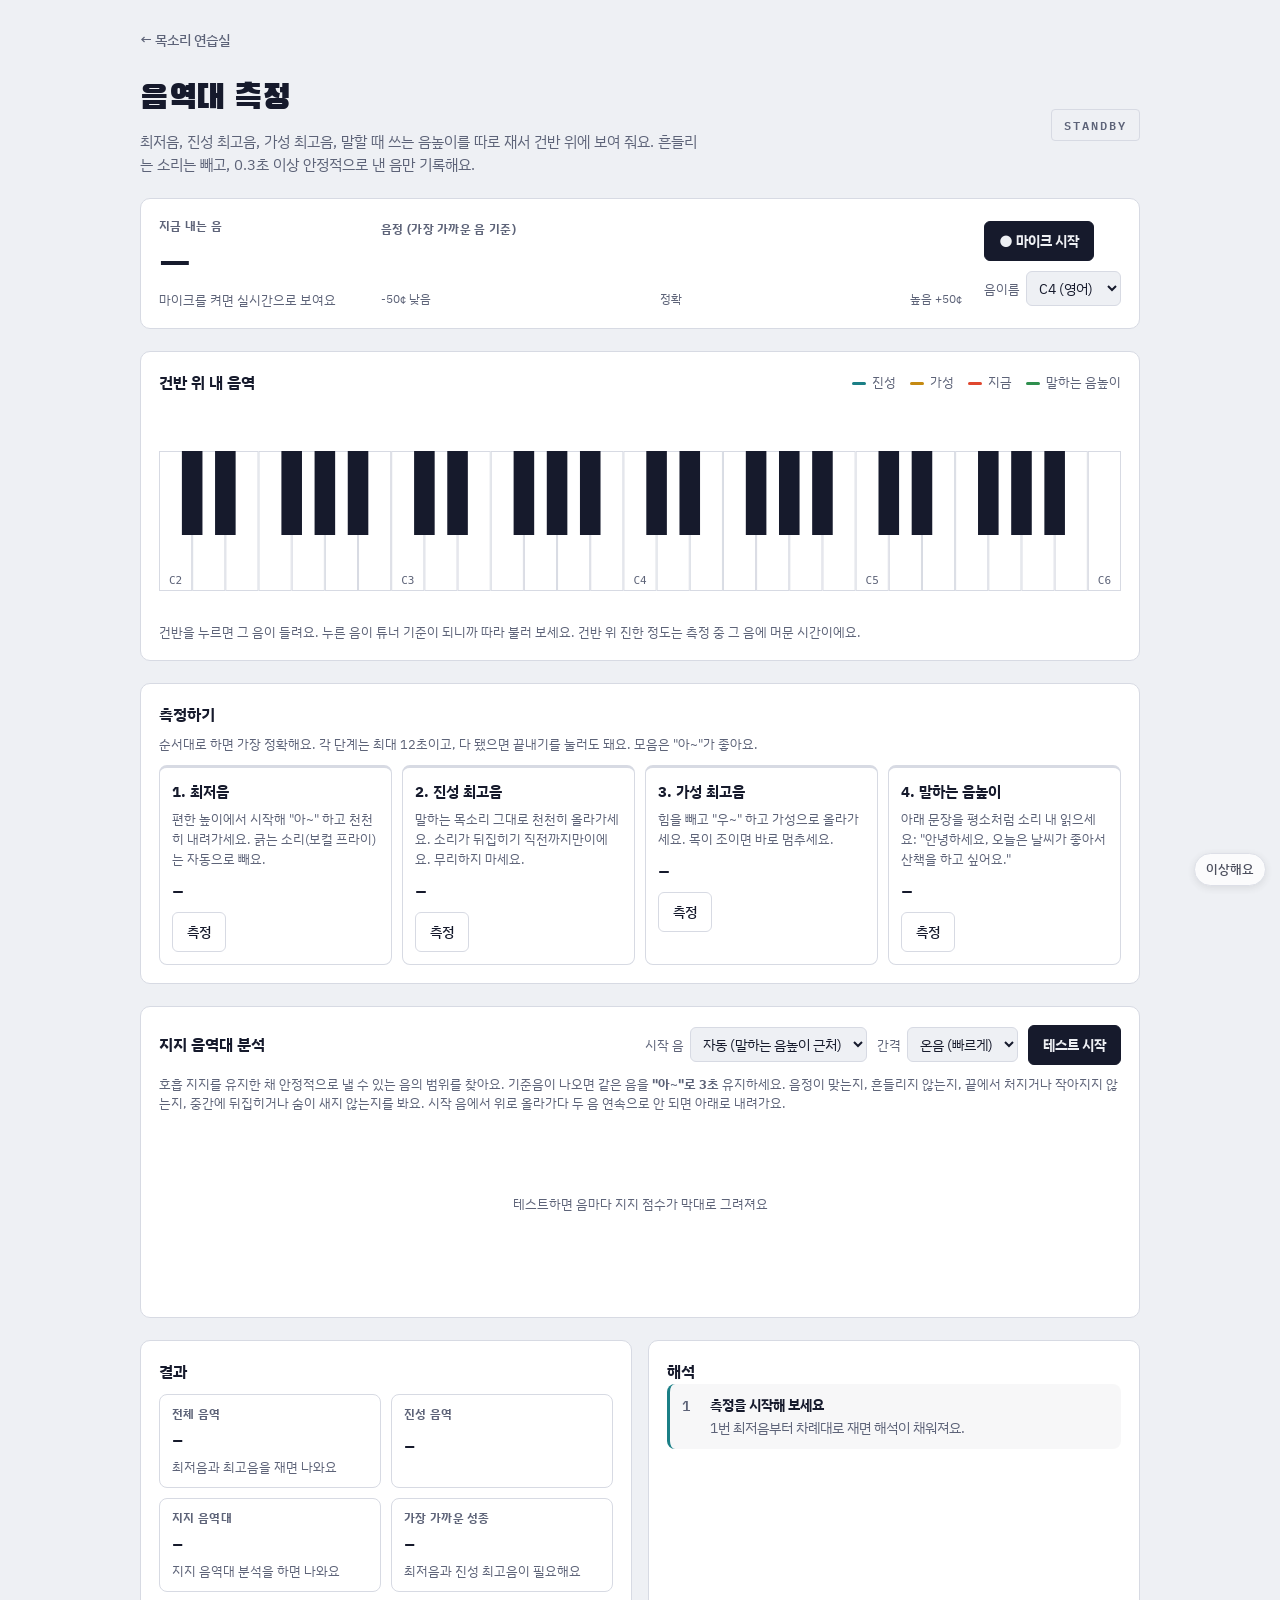
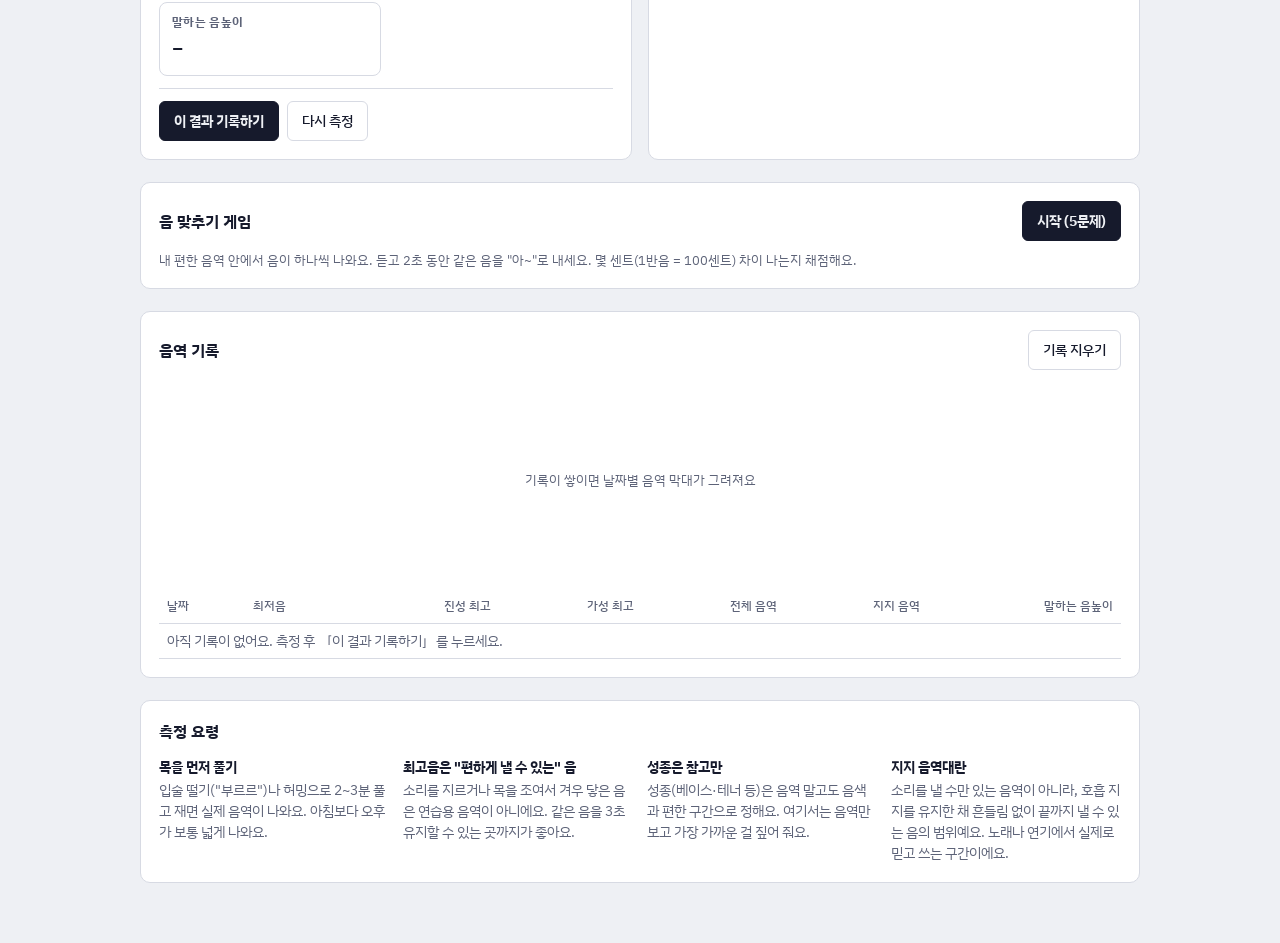
<file: range.html>
<!DOCTYPE html>
<html lang="ko">
<head>
<meta charset="utf-8">
<meta name="viewport" content="width=device-width, initial-scale=1">
<title>음역대 측정 · 목소리 연습실</title>
<link rel="preconnect" href="https://fonts.googleapis.com">
<link rel="preconnect" href="https://fonts.gstatic.com" crossorigin>
<link href="https://fonts.googleapis.com/css2?family=IBM+Plex+Sans+KR:wght@400;500;700&family=IBM+Plex+Mono:wght@500;600&family=Black+Han+Sans&display=swap" rel="stylesheet">
<link rel="stylesheet" href="assets/style.css?v=202611281900">
<script src="assets/report.js?v=202611281900"></script>
</head>
<body>
<div class="wrap">
  <nav class="crumb"><a href="./">← 목소리 연습실</a></nav>
  <header>
    <div>
      <h1>음역대 측정</h1>
      <p class="sub">최저음, 진성 최고음, 가성 최고음, 말할 때 쓰는 음높이를 따로 재서 건반 위에 보여 줘요. 흔들리는 소리는 빼고, 0.3초 이상 안정적으로 낸 음만 기록해요.</p>
    </div>
    <div class="tally" id="tally">STANDBY</div>
  </header>

  <section class="panel rg-live">
    <div class="rg-now">
      <div class="ym-lab">지금 내는 음</div>
      <div class="rg-note" id="nowNote">–</div>
      <div class="ym-sub"><span id="nowHz">마이크를 켜면 실시간으로 보여요</span></div>
    </div>
    <div class="rg-tuner">
      <div class="ym-lab" id="tunerLab">음정 (가장 가까운 음 기준)</div>
      <canvas id="tuner" class="rg-tuner-cv"></canvas>
      <div class="rg-tick"><span>-50¢ 낮음</span><span>정확</span><span>높음 +50¢</span></div>
    </div>
    <div class="rg-ctl">
      <button type="button" class="primary-sm ym-mic" id="micBtn">● 마이크 시작</button>
      <label class="ym-field">음이름 <select id="nameStyle"><option value="sci">C4 (영어)</option><option value="ko">도4 (한글)</option></select></label>
    </div>
  </section>

  <section class="panel">
    <div class="chart-head">
      <h2>건반 위 내 음역</h2>
      <div class="legend"><span style="--c: var(--ref)">진성</span><span style="--c: var(--warn)">가성</span><span style="--c: var(--imi)">지금</span><span style="--c: var(--good)">말하는 음높이</span></div>
    </div>
    <div class="rg-kbwrap"><canvas id="kb" class="rg-kb"></canvas></div>
    <p class="cap">건반을 누르면 그 음이 들려요. 누른 음이 튜너 기준이 되니까 따라 불러 보세요. 건반 위 진한 정도는 측정 중 그 음에 머문 시간이에요.</p>
  </section>

  <section class="panel">
    <h2>측정하기</h2>
    <p class="cap">순서대로 하면 가장 정확해요. 각 단계는 최대 12초이고, 다 됐으면 끝내기를 눌러도 돼요. 모음은 "아~"가 좋아요.</p>
    <div class="rg-steps">
      <div class="rg-step" data-step="low">
        <b>1. 최저음</b><span>편한 높이에서 시작해 "아~" 하고 천천히 내려가세요. 긁는 소리(보컬 프라이)는 자동으로 빼요.</span>
        <div class="rg-val" id="vLow">–</div><button type="button">측정</button>
      </div>
      <div class="rg-step" data-step="chest">
        <b>2. 진성 최고음</b><span>말하는 목소리 그대로 천천히 올라가세요. 소리가 뒤집히기 직전까지만이에요. 무리하지 마세요.</span>
        <div class="rg-val" id="vChest">–</div><button type="button">측정</button>
      </div>
      <div class="rg-step" data-step="fals">
        <b>3. 가성 최고음</b><span>힘을 빼고 "우~" 하고 가성으로 올라가세요. 목이 조이면 바로 멈추세요.</span>
        <div class="rg-val" id="vFals">–</div><button type="button">측정</button>
      </div>
      <div class="rg-step" data-step="speak">
        <b>4. 말하는 음높이</b><span>아래 문장을 평소처럼 소리 내 읽으세요: "안녕하세요, 오늘은 날씨가 좋아서 산책을 하고 싶어요."</span>
        <div class="rg-val" id="vSpeak">–</div><button type="button">측정</button>
      </div>
    </div>
    <div class="rg-run" id="runBox" hidden>
      <b id="runTitle"></b> <span id="runInfo"></span>
      <div class="lvl wide"><i id="runBar" style="width:0%"></i></div>
      <button type="button" id="runStop">끝내기</button>
    </div>
  </section>

  <section class="panel" id="supSec">
    <div class="chart-head">
      <h2>지지 음역대 분석</h2>
      <div class="sup-ctl">
        <label class="ym-field">시작 음 <select id="supStart"></select></label>
        <label class="ym-field">간격 <select id="supStep"><option value="2">온음 (빠르게)</option><option value="1">반음 (자세히)</option></select></label>
        <button type="button" class="primary-sm" id="supBtn">테스트 시작</button>
      </div>
    </div>
    <p class="cap" style="margin-top:0">호흡 지지를 유지한 채 안정적으로 낼 수 있는 음의 범위를 찾아요. 기준음이 나오면 같은 음을 <b>"아~"로 3초</b> 유지하세요. 음정이 맞는지, 흔들리지 않는지, 끝에서 처지거나 작아지지 않는지, 중간에 뒤집히거나 숨이 새지 않는지를 봐요. 시작 음에서 위로 올라가다 두 음 연속으로 안 되면 아래로 내려가요.</p>
    <div class="sup-run" id="supRun" hidden>
      <div class="sup-note"><div class="ym-lab" id="supPhase">준비</div><div class="rg-note" id="supNote">–</div><div class="ym-sub" id="supDir"></div></div>
      <div class="sup-live">
        <div class="ym-lab">음정</div><canvas id="supTuner" class="rg-tuner-cv"></canvas>
        <div class="lvl wide"><i id="supBar" style="width:0%"></i></div>
        <div class="ym-sub" id="supLive"></div>
      </div>
      <button type="button" id="supStop">그만하기</button>
    </div>
    <canvas id="supCv" class="sup-cv"></canvas>
    <ol class="coach-list" id="supRes"></ol>
  </section>

  <section class="ym-two">
    <div class="panel">
      <h2>결과</h2>
      <div class="rg-res" id="resBox"></div>
      <div class="savebar" style="margin-top:12px">
        <button type="button" class="primary-sm" id="saveRes">이 결과 기록하기</button>
        <button type="button" id="resetRes">다시 측정</button>
        <span class="save-msg" id="saveMsg"></span>
      </div>
    </div>
    <div class="panel">
      <h2>해석</h2>
      <ol class="coach-list" id="interp"></ol>
    </div>
  </section>

  <section class="panel">
    <div class="chart-head"><h2>음 맞추기 게임</h2><button type="button" class="primary-sm" id="gameBtn">시작 (5문제)</button></div>
    <p class="cap" style="margin-top:0">내 편한 음역 안에서 음이 하나씩 나와요. 듣고 2초 동안 같은 음을 "아~"로 내세요. 몇 센트(1반음 = 100센트) 차이 나는지 채점해요.</p>
    <div class="rg-game" id="game"></div>
  </section>

  <section class="panel">
    <div class="chart-head"><h2>음역 기록</h2><button type="button" id="clearHist">기록 지우기</button></div>
    <canvas id="histCv" class="rg-hist"></canvas>
    <div class="histwrap"><table class="hist"><thead><tr><th>날짜</th><th>최저음</th><th>진성 최고</th><th>가성 최고</th><th>전체 음역</th><th>지지 음역</th><th>말하는 음높이</th></tr></thead><tbody id="histBody"></tbody></table></div>
  </section>

  <section class="panel">
    <h2 style="margin-bottom:12px">측정 요령</h2>
    <div class="tips">
      <div><b>목을 먼저 풀기</b>입술 떨기("부르르")나 허밍으로 2~3분 풀고 재면 실제 음역이 나와요. 아침보다 오후가 보통 넓게 나와요.</div>
      <div><b>최고음은 "편하게 낼 수 있는" 음</b>소리를 지르거나 목을 조여서 겨우 닿은 음은 연습용 음역이 아니에요. 같은 음을 3초 유지할 수 있는 곳까지가 좋아요.</div>
      <div><b>성종은 참고만</b>성종(베이스·테너 등)은 음역 말고도 음색과 편한 구간으로 정해요. 여기서는 음역만 보고 가장 가까운 걸 짚어 줘요.</div>
      <div><b>지지 음역대란</b>소리를 낼 수만 있는 음역이 아니라, 호흡 지지를 유지한 채 흔들림 없이 끝까지 낼 수 있는 음의 범위예요. 노래나 연기에서 실제로 믿고 쓰는 구간이에요.</div>
    </div>
  </section>
</div>

<script src="assets/voicefeat.js?v=202611281900"></script>
<script>
(() => {
const $ = id => document.getElementById(id);
const css = n => getComputedStyle(document.documentElement).getPropertyValue(n).trim();
const KEY = 'moksori.range';
let S = { results: [], style: 'sci' }; try { S = Object.assign(S, JSON.parse(localStorage.getItem(KEY) || '{}')); } catch (_) {}
const save = () => { try { localStorage.setItem(KEY, JSON.stringify(S)); } catch (_) {} };
const med = a => { if (!a.length) return NaN; const s = [...a].sort((x, y) => x - y), m = s.length >> 1; return s.length % 2 ? s[m] : (s[m - 1] + s[m]) / 2; };
const q = (a, p) => { const s = [...a].sort((x, y) => x - y); return s[Math.floor(p * (s.length - 1))]; };

// ---- 음이름 ----
const EN = ['C', 'C#', 'D', 'D#', 'E', 'F', 'F#', 'G', 'G#', 'A', 'A#', 'B'], KO = ['도', '도#', '레', '레#', '미', '파', '파#', '솔', '솔#', '라', '라#', '시'];
const midiOf = f => 69 + 12 * Math.log2(f / 440), hzOf = m => 440 * 2 ** ((m - 69) / 12);
const nm = m => { m = Math.round(m); return (S.style === 'ko' ? KO : EN)[((m % 12) + 12) % 12] + (Math.floor(m / 12) - 1); };
$('nameStyle').value = S.style;
$('nameStyle').addEventListener('change', () => { S.style = $('nameStyle').value; save(); fillSupStart(); renderAll(); renderSup(); });
const isBlack = m => [1, 3, 6, 8, 10].includes(((m % 12) + 12) % 12);
const LO = 36, HI = 84; // C2 ~ C6

// ---- 진성·가성 대략 판단 (H1-H2) ----
const M0 = 4, F0v = 14;
const regPos = h => (h - M0) / Math.max(3, F0v - M0);

// ---- 현재 측정 결과 ----
const cur = { low: null, chest: null, fals: null, speak: null, sup: null, dwell: {} };

// ---- 마이크 ----
let actx = null, mic = null, floorDb = -60, recent = [], step = null, refNote = null;
async function startMic() {
  if (mic) return true;
  if (!navigator.mediaDevices || !navigator.mediaDevices.getUserMedia) { $('nowHz').innerHTML = '<span class="err">이 브라우저에서는 마이크를 쓸 수 없어요.</span>'; return false; }
  let stream;
  try { stream = await navigator.mediaDevices.getUserMedia({ audio: { echoCancellation: false, noiseSuppression: false, autoGainControl: false } }); }
  catch (_) { $('nowHz').innerHTML = `<span class="err">마이크 권한이 없어요. ${location.protocol === 'file:' ? '사이트 주소로 열어 주세요.' : '주소창 자물쇠 아이콘에서 허용해 주세요.'}</span>`; return false; }
  actx = actx || new (window.AudioContext || window.webkitAudioContext)(); if (actx.state === 'suspended') await actx.resume();
  const src = actx.createMediaStreamSource(stream), proc = actx.createScriptProcessor(2048, 1, 1), mute = actx.createGain(); mute.gain.value = 0;
  const st = new VF.Stream16k(actx.sampleRate);
  proc.onaudioprocess = e => { st.push(e.inputBuffer.getChannelData(0)); onFrame(VF.analyze(st.last(VF.N))); };
  src.connect(proc); proc.connect(mute); mute.connect(actx.destination);
  mic = { stream, src, proc, mute }; floorDb = -60;
  $('micBtn').textContent = '■ 마이크 멈춤'; $('micBtn').classList.add('on'); $('tally').classList.add('on'); $('tally').textContent = 'ON AIR';
  loop(); return true;
}
function stopMic() {
  if (!mic) return; if (step) endStep();
  mic.proc.onaudioprocess = null; try { mic.src.disconnect(); mic.proc.disconnect(); mic.mute.disconnect(); } catch (_) {}
  mic.stream.getTracks().forEach(t => t.stop()); mic = null;
  $('micBtn').textContent = '● 마이크 시작'; $('micBtn').classList.remove('on'); $('tally').classList.remove('on'); $('tally').textContent = 'STANDBY';
  recent = []; renderNow();
}
$('micBtn').addEventListener('click', () => mic ? stopMic() : startMic());

const FR = () => 2048 / (actx ? actx.sampleRate : 48000);
function onFrame(fr) {
  floorDb = Math.min(floorDb + 0.03, fr.db);
  const now = performance.now();
  const voiced = fr.f0 >= 55 && fr.f0 <= 1100 && fr.db > floorDb + 12;
  if (sup && sup.phase === 'go') sup.frames.push({ t: now, v: voiced && fr.clarity > 0.5, m: voiced ? midiOf(fr.f0) : NaN, db: fr.db, cpp: fr.cpp, hr: fr.h1h2raw });
  if (!voiced) { if (recent.length && now - recent[recent.length - 1].t > 250) recent = []; return; }
  const m = midiOf(fr.f0);
  recent.push({ t: now, m, clar: fr.clarity, h: fr.h1h2, hr: fr.h1h2raw, f: fr.f0 }); if (recent.length > 12) recent.shift();
  if (game && game.listening) game.samples.push(m);
  if (!step) return;
  step.elapsedVoiced += FR();
  if (step.kind === 'speak') { if (fr.clarity > 0.6) step.f.push(fr.f0); return; }
  // 안정된 음: 최근 8프레임이 ±0.6반음 안
  const last = recent.slice(-8);
  if (last.length < 8 || last.some(r => r.clar < 0.75)) return;
  const mm = med(last.map(r => r.m));
  if (last.some(r => Math.abs(r.m - mm) > 0.6)) return;
  const note = Math.round(mm), rp = regPos(med(last.map(r => r.h).filter(v => !isNaN(v))));
  cur.dwell[note] = (cur.dwell[note] || 0) + FR();
  step.notes.push({ m: mm, note, rp, hz: hzOf(mm), hr: med(last.map(r => r.hr).filter(v => !isNaN(v))) });
  if (step.kind === 'low') { if (cur.low == null || mm < cur.low.m) cur.low = { m: mm, hz: hzOf(mm) }; }
  else if (step.kind === 'chest') { if (cur.chest == null || mm > cur.chest.m) cur.chest = { m: mm, hz: hzOf(mm) }; } // 끝날 때 전환점으로 확정
  else if (step.kind === 'fals') { if (cur.fals == null || mm > cur.fals.m) cur.fals = { m: mm, hz: hzOf(mm) }; }
}

// ---- 측정 단계 ----
const STEP_T = { low: '최저음 측정 중', chest: '진성 최고음 측정 중', fals: '가성 최고음 측정 중', speak: '말하는 음높이 측정 중' };
document.querySelectorAll('.rg-step button').forEach(b => b.addEventListener('click', async () => {
  const kind = b.closest('.rg-step').dataset.step;
  if (!(await startMic())) return;
  if (step) endStep();
  if (kind === 'low') cur.low = null; if (kind === 'chest') cur.chest = null; if (kind === 'fals') cur.fals = null;
  step = { kind, t0: performance.now(), notes: [], f: [], elapsedVoiced: 0, skipped: 0 };
  document.querySelectorAll('.rg-step').forEach(s => s.classList.toggle('on', s.dataset.step === kind));
  $('runBox').hidden = false; $('runTitle').textContent = STEP_T[kind];
}));
$('runStop').addEventListener('click', () => endStep());
function endStep() {
  if (!step) return;
  const s = step; step = null; $('runBox').hidden = true;
  document.querySelectorAll('.rg-step').forEach(x => x.classList.remove('on'));
  if (s.kind === 'speak') {
    if (s.f.length * FR() < 2) { $('vSpeak').innerHTML = '<span class="err">소리가 짧았어요. 문장을 끝까지 읽어 주세요.</span>'; }
    else cur.speak = { hz: med(s.f), lo: q(s.f, 0.1), hi: q(s.f, 0.9) };
  }
  let flip = null;
  if (s.kind === 'chest' && s.notes.length >= 10) {
    // 진성→가성 전환점: 같은 모음에서 H1-H2가 갑자기 뛰는 곳 (음이 올라가는 중)
    const n = s.notes, k = 4;
    for (let i = k; i <= n.length - k; i++) {
      const a = n.slice(i - k, i), b = n.slice(i, i + k), mean = arr => arr.reduce((x, y) => x + y, 0) / arr.length;
      const jump = mean(b.map(x => x.hr)) - mean(a.map(x => x.hr)), rising = mean(b.map(x => x.m)) >= mean(a.map(x => x.m)) - 0.3; // 같은 음에서 뒤집혀도 잡기
      if (jump >= 6 && rising) { flip = { i, jump }; break; }
    }
    if (flip) { const before = n.slice(0, flip.i), top = before.reduce((x, y) => y.m > x.m ? y : x); cur.chest = { m: top.m, hz: hzOf(top.m) }; s.flipAt = n[flip.i]; }
  }
  if (s.kind === 'chest' && cur.chest && s.notes.length && s.notes.every(x => x.rp >= 0.85)) $('vChest').innerHTML = '<span class="err">처음부터 가성으로 잡혔어요. 말하는 목소리 그대로 낮은 곳에서 시작해 보세요.</span>';
  else if ((s.kind === 'low' && !cur.low) || (s.kind === 'chest' && !cur.chest) || (s.kind === 'fals' && !cur.fals)) $({ low: 'vLow', chest: 'vChest', fals: 'vFals' }[s.kind]).innerHTML = '<span class="err">안정된 음이 잡히지 않았어요. 각 음을 잠깐씩 유지하며 천천히 움직여 보세요.</span>';
  else renderAll();
  if (s.kind === 'chest' && s.flipAt) $('vChest').insertAdjacentHTML('beforeend', `<small class="rg-note-s">${nm(s.flipAt.m)}에서 가성으로 넘어가서 그 앞까지만 셌어요</small>`);
  renderRes(); renderInterp(); drawKb();
}

// ---- 표시 루프 ----
let raf = 0;
function loop() {
  cancelAnimationFrame(raf);
  const f = () => {
    renderNow(); drawKb(); drawTuner();
    if (step) {
      const el = (performance.now() - step.t0) / 1000;
      $('runBar').style.width = Math.min(100, el / 12 * 100) + '%';
      const v = step.kind === 'low' ? cur.low : step.kind === 'chest' ? cur.chest : step.kind === 'fals' ? cur.fals : null;
      $('runInfo').textContent = step.kind === 'speak' ? `${Math.max(0, 12 - el).toFixed(0)}초 남음` : v ? `지금까지 ${nm(v.m)} (${Math.round(v.hz)} Hz) · ${Math.max(0, 12 - el).toFixed(0)}초 남음` : `안정된 음을 기다리는 중… ${Math.max(0, 12 - el).toFixed(0)}초`;
      if (el >= 12) endStep();
    }
    if (game) gameTick();
    if (sup) supTick();
    if (mic) raf = requestAnimationFrame(f);
  };
  raf = requestAnimationFrame(f);
}
function nowPitch() { const r = recent.filter(x => performance.now() - x.t < 200 && x.clar > 0.6); return r.length >= 2 ? med(r.map(x => x.m)) : null; }
function renderNow() {
  const m = nowPitch();
  if (m == null) { $('nowNote').textContent = '–'; if (mic) $('nowHz').textContent = '"아~" 해 보세요'; return; }
  $('nowNote').textContent = nm(m); $('nowHz').textContent = `${hzOf(m).toFixed(1)} Hz`;
}
function fit(cv) { const r = cv.getBoundingClientRect(), d = window.devicePixelRatio || 1; cv.width = Math.max(1, r.width * d); cv.height = Math.max(1, r.height * d); const g = cv.getContext('2d'); g.setTransform(d, 0, 0, d, 0, 0); return [g, r.width, r.height]; }
function drawTuner() {
  const [g, W, H] = fit($('tuner')); g.clearRect(0, 0, W, H);
  const m = nowPitch(), ref = refNote != null ? refNote : (m != null ? Math.round(m) : null);
  $('tunerLab').textContent = refNote != null ? `음정 (${nm(refNote)} 기준)` : '음정 (가장 가까운 음 기준)';
  g.fillStyle = css('--good'); g.globalAlpha = 0.15; g.fillRect(W / 2 - W * 0.1, 0, W * 0.2, H); g.globalAlpha = 1;
  g.strokeStyle = css('--line'); for (let c = -50; c <= 50; c += 10) { const x = W / 2 + c / 50 * (W / 2 - 6); g.beginPath(); g.moveTo(x, c % 50 ? H * 0.55 : H * 0.3); g.lineTo(x, H); g.stroke(); }
  if (m == null || ref == null) return;
  let cents = (m - ref) * 100; const off = Math.abs(cents) > 50;
  cents = Math.max(-50, Math.min(50, cents));
  const x = W / 2 + cents / 50 * (W / 2 - 6);
  g.strokeStyle = css(Math.abs(cents) <= 10 ? '--good' : off ? '--bad' : '--warn'); g.lineWidth = 4; g.lineCap = 'round';
  g.beginPath(); g.moveTo(x, 4); g.lineTo(x, H - 2); g.stroke();
  g.fillStyle = css('--ink'); g.font = '600 12px ' + css('--font-mono'); g.textAlign = x > W * 0.75 ? 'right' : 'left'; g.textBaseline = 'top';
  g.fillText(`${(m - ref) * 100 > 0 ? '+' : ''}${Math.round((m - ref) * 100)}¢`, x + (x > W * 0.75 ? -8 : 8), 2);
}

// ---- 건반 ----
let keyRects = [];
function drawKb() {
  const cv = $('kb'), [g, W, H] = fit(cv); g.clearRect(0, 0, W, H);
  const whites = []; for (let m = LO; m <= HI; m++) if (!isBlack(m)) whites.push(m);
  const top = 46, kh = H - top - 24, ww = W / whites.length, bw = ww * 0.62, bh = kh * 0.6;
  const xOf = m => { if (!isBlack(m)) return whites.indexOf(m) * ww; return whites.indexOf(m - 1) * ww + ww - bw / 2; };
  const cx = m => { const mi = Math.max(LO, Math.min(HI, m)), b = Math.floor(mi), fr = mi - b; const c0 = xOf(b) + (isBlack(b) ? bw : ww) / 2, c1 = xOf(Math.min(HI, b + 1)) + (isBlack(b + 1) ? bw : ww) / 2; return c0 + (c1 - c0) * fr; };
  const maxD = Math.max(0.5, ...Object.values(cur.dwell));
  keyRects = [];
  const nowM = nowPitch(), nowN = nowM != null ? Math.round(nowM) : null;
  const tint = m => { const d = cur.dwell[m] || 0; return d ? 0.12 + 0.6 * d / maxD : 0; };
  // 흰 건반
  for (const m of whites) {
    const x = xOf(m);
    g.fillStyle = css('--panel'); g.fillRect(x, top, ww, kh);
    if (tint(m)) { g.fillStyle = css('--ref'); g.globalAlpha = tint(m); g.fillRect(x, top, ww, kh); g.globalAlpha = 1; }
    if (m === nowN || m === refNote) { g.fillStyle = css(m === nowN ? '--imi' : '--good'); g.globalAlpha = m === nowN ? 0.75 : 0.35; g.fillRect(x, top, ww, kh); g.globalAlpha = 1; }
    g.strokeStyle = css('--line'); g.strokeRect(x + 0.5, top + 0.5, ww - 1, kh - 1);
    keyRects.push({ m, x, y: top, w: ww, h: kh, black: false });
    if (m % 12 === 0) { g.fillStyle = css('--muted'); g.font = '11px ' + css('--font-mono'); g.textAlign = 'center'; g.textBaseline = 'bottom'; g.fillText(nm(m), x + ww / 2, top + kh - 4); }
  }
  for (let m = LO; m <= HI; m++) if (isBlack(m)) {
    const x = xOf(m);
    g.fillStyle = css('--ink'); g.fillRect(x, top, bw, bh);
    if (tint(m)) { g.fillStyle = css('--ref'); g.globalAlpha = tint(m); g.fillRect(x, top, bw, bh); g.globalAlpha = 1; }
    if (m === nowN || m === refNote) { g.fillStyle = css(m === nowN ? '--imi' : '--good'); g.globalAlpha = 0.85; g.fillRect(x, top, bw, bh); g.globalAlpha = 1; }
    keyRects.push({ m, x, y: top, w: bw, h: bh, black: true });
  }
  // 음역 막대 (건반 위)
  const bar = (a, b, y, col, lab) => { if (a == null || b == null) return; const x0 = cx(a) - 4, x1 = cx(b) + 4; g.fillStyle = css(col); g.fillRect(x0, y, Math.max(6, x1 - x0), 8); g.font = '11px ' + css('--font-body'); g.textBaseline = 'bottom'; g.textAlign = 'left'; g.fillStyle = css(col); if (lab) g.fillText(lab, Math.min(x0, W - 120), y - 2); };
  if (cur.low && cur.chest) bar(cur.low.m, cur.chest.m, 30, '--ref', `진성 ${nm(cur.low.m)}–${nm(cur.chest.m)}`);
  if (cur.fals) bar(cur.chest ? cur.chest.m : cur.fals.m - 0.5, cur.fals.m, 30, '--warn', '');
  if (cur.fals) { g.fillStyle = css('--warn'); g.textAlign = 'right'; g.textBaseline = 'bottom'; g.fillText(`가성 ~${nm(cur.fals.m)}`, Math.min(W - 2, cx(cur.fals.m) + 4), 28); }
  if (cur.low && !cur.chest) { g.fillStyle = css('--ref'); g.beginPath(); g.arc(cx(cur.low.m), 34, 5, 0, 7); g.fill(); g.textAlign = 'left'; g.textBaseline = 'bottom'; g.fillText(`최저 ${nm(cur.low.m)}`, cx(cur.low.m) + 8, 30); }
  // 지지 음역대 (건반 아래), 말하는 음높이
  const ty = top + kh + 6;
  g.font = '11px ' + css('--font-body');
  if (cur.sup && cur.sup.lo != null) {
    g.fillStyle = css('--good'); g.fillRect(cx(cur.sup.lo) - 4, ty, Math.max(8, cx(cur.sup.hi) - cx(cur.sup.lo) + 8), 8);
    g.textAlign = 'left'; g.textBaseline = 'top'; g.fillText(`지지 음역 ${nm(cur.sup.lo)}–${nm(cur.sup.hi)}`, Math.min(cx(cur.sup.hi) + 10, W - 110), ty - 1);
  }
  if (cur.sup) for (const n of cur.sup.notes) { g.fillStyle = css(n.score >= 70 ? '--good' : n.score >= 50 ? '--warn' : '--bad'); g.beginPath(); g.arc(cx(n.m), ty + 4, 3, 0, 7); g.fill(); }
  if (cur.speak) { const s = midiOf(cur.speak.hz); g.fillStyle = css('--good'); g.beginPath(); g.moveTo(cx(s), ty); g.lineTo(cx(s) - 6, ty + 12); g.lineTo(cx(s) + 6, ty + 12); g.fill(); g.textAlign = 'right'; g.fillText('말하기', cx(s) - 8, ty); }
}
// 건반 누르면 소리 + 튜너 기준
function playNote(m, dur = 1.1) {
  try {
    actx = actx || new (window.AudioContext || window.webkitAudioContext)(); if (actx.state === 'suspended') actx.resume();
    const t = actx.currentTime, out = actx.createGain(); out.gain.setValueAtTime(0, t); out.gain.linearRampToValueAtTime(0.25, t + 0.02); out.gain.exponentialRampToValueAtTime(0.001, t + dur); out.connect(actx.destination);
    [[1, 1], [2, 0.35], [3, 0.12]].forEach(([h, a]) => { const o = actx.createOscillator(), gg = actx.createGain(); o.frequency.value = hzOf(m) * h; gg.gain.value = a; o.connect(gg); gg.connect(out); o.start(t); o.stop(t + dur + 0.05); });
  } catch (_) {}
}
$('kb').addEventListener('click', e => {
  const r = $('kb').getBoundingClientRect(), x = e.clientX - r.left, y = e.clientY - r.top;
  const k = keyRects.filter(k => k.black).find(k => x >= k.x && x <= k.x + k.w && y >= k.y && y <= k.y + k.h) || keyRects.filter(k => !k.black).find(k => x >= k.x && x <= k.x + k.w && y >= k.y && y <= k.y + k.h);
  if (!k) return; refNote = refNote === k.m ? null : k.m; if (refNote != null) playNote(k.m); drawKb(); drawTuner();
});

// ---- 결과 ----
const TYPES = [['베이스', 40, 64], ['바리톤', 45, 69], ['테너', 48, 72], ['알토', 53, 77], ['메조소프라노', 57, 81], ['소프라노', 60, 84]];
function voiceType() {
  if (!cur.low || !cur.chest) return null;
  const a = cur.low.m, b = cur.chest.m;
  let best = null;
  for (const [n, lo, hi] of TYPES) { const ov = Math.max(0, Math.min(b, hi) - Math.max(a, lo)), un = Math.max(b, hi) - Math.min(a, lo), s = ov / un; if (!best || s > best.s) best = { n, lo, hi, s }; }
  return best;
}
function spanTxt(st) { st = Math.round(st); if (st <= 0) return '한 음'; const o = Math.floor(st / 12), r = st % 12; return `${st}반음 (${o ? o + '옥타브' : ''}${o && r ? ' ' : ''}${r ? r + '반음' : ''})`; }
function renderAll() {
  const v = x => x ? `${nm(x.m)} <small>${Math.round(x.hz)} Hz</small>` : '–';
  $('vLow').innerHTML = v(cur.low); $('vChest').innerHTML = v(cur.chest); $('vFals').innerHTML = v(cur.fals);
  $('vSpeak').innerHTML = cur.speak ? `${nm(midiOf(cur.speak.hz))} <small>${Math.round(cur.speak.hz)} Hz · 범위 ${Math.round(cur.speak.lo)}–${Math.round(cur.speak.hi)}</small>` : '–';
  renderRes(); renderInterp(); drawKb(); renderHist();
}
function renderRes() {
  const top = cur.fals || cur.chest, vt = voiceType();
  const tiles = [
    ['전체 음역', cur.low && top ? spanTxt(top.m - cur.low.m) : '–', cur.low && top ? `${nm(cur.low.m)} ~ ${nm(top.m)}` : '최저음과 최고음을 재면 나와요'],
    ['진성 음역', cur.low && cur.chest ? spanTxt(cur.chest.m - cur.low.m) : '–', cur.low && cur.chest ? `${nm(cur.low.m)} ~ ${nm(cur.chest.m)}` : ''],
    ['지지 음역대', cur.sup && cur.sup.lo != null ? spanTxt(cur.sup.hi - cur.sup.lo) : '–', cur.sup && cur.sup.lo != null ? `${nm(cur.sup.lo)} ~ ${nm(cur.sup.hi)}` : '지지 음역대 분석을 하면 나와요'],
    ['가장 가까운 성종', vt ? vt.n : '–', vt ? `보통 ${nm(vt.lo)}~${nm(vt.hi)} (참고용)` : '최저음과 진성 최고음이 필요해요'],
    ['말하는 음높이', cur.speak ? `${Math.round(cur.speak.hz)} Hz` : '–', cur.speak ? `${nm(midiOf(cur.speak.hz))}, 진성 음역의 ${cur.low && cur.chest ? Math.round((midiOf(cur.speak.hz) - cur.low.m) / Math.max(1, cur.chest.m - cur.low.m) * 100) + '% 지점' : '–'}` : ''],
  ];
  $('resBox').innerHTML = tiles.map(([a, b, c]) => `<div class="rg-tile"><div class="ym-lab">${a}</div><div class="rg-big">${b}</div><div class="ym-sub">${c}</div></div>`).join('');
}
function renderInterp() {
  const out = [], esc = s => s;
  if (!cur.low && !cur.chest && !cur.speak) out.push(['측정을 시작해 보세요', '1번 최저음부터 차례대로 재면 해석이 채워져요.', 'start']);
  if (cur.low && cur.chest) {
    const span = cur.chest.m - cur.low.m;
    out.push([`진성 음역 ${Math.round(span)}반음`, span < 14 ? '아직 좁은 편이에요. 목을 충분히 풀고 다시 재면 넓게 나오는 경우가 많아요. 사이렌("우~" 미끄러지기)을 매일 하면 조금씩 넓어져요.' : span < 24 ? '보통 범위예요. 위아래 끝 음을 편하게 유지하는 연습을 하면 쓸 수 있는 구간이 넓어져요.' : '넓은 편이에요. 끝 음은 무리하지 말고 편한 구간을 넓히는 데 집중하세요.', span < 14 ? 'warn' : 'ok']);
  }
  if (cur.speak && cur.low && cur.chest) {
    const pos = (midiOf(cur.speak.hz) - cur.low.m) / Math.max(1, cur.chest.m - cur.low.m) * 100;
    out.push([`말하는 음높이 ${Math.round(cur.speak.hz)} Hz (${nm(midiOf(cur.speak.hz))})`, `진성 음역의 아래에서 ${Math.round(pos)}% 지점이에요. 말할 때는 보통 음역의 아래쪽을 써요. 너무 바닥에 붙어 있으면 목이 쉽게 피곤해질 수 있어요.`, 'next']);
  }
  if (cur.fals && cur.chest) { const d = cur.fals.m - cur.chest.m; out.push([`가성이 진성보다 ${Math.round(d)}반음 더 올라가요`, d > 7 ? '가성 음역이 넓어요. 가성과 진성이 만나는 구간(전환점) 근처를 부드럽게 잇는 연습이 믹스에 도움이 돼요.' : '진성과 가성 최고음 차이가 작아요. 가성은 힘을 완전히 빼고 다시 재 보세요.', 'next']); }
  $('interp').innerHTML = out.map(([t, b, k]) => `<li class="tip-${k === 'ok' ? 'ok' : k === 'start' ? 'start' : k === 'next' ? 'next' : 'pitch'}"><b>${esc(t)}</b><span>${esc(b)}</span></li>`).join('');
}

// ---- 기록 ----
$('saveRes').addEventListener('click', () => {
  if (!cur.low && !cur.chest && !cur.fals && !cur.speak && !(cur.sup && cur.sup.lo != null)) { $('saveMsg').textContent = '저장할 측정값이 없어요.'; return; }
  S.results.push({ at: Date.now(), low: cur.low && cur.low.m, chest: cur.chest && cur.chest.m, fals: cur.fals && cur.fals.m, speak: cur.speak && cur.speak.hz, supLo: cur.sup && cur.sup.lo, supHi: cur.sup && cur.sup.hi });
  S.results = S.results.slice(-100); save(); renderHist(); $('saveMsg').textContent = '기록했어요.';
});
$('resetRes').addEventListener('click', () => { cur.low = cur.chest = cur.fals = cur.speak = null; cur.sup = null; cur.dwell = {}; renderSup(); renderAll(); $('saveMsg').textContent = ''; });
$('clearHist').addEventListener('click', () => { S.results = []; save(); renderHist(); });
function renderHist() {
  const r = S.results.slice().reverse(), p = n => String(n).padStart(2, '0'), f = m => m == null ? '–' : nm(m);
  $('histBody').innerHTML = r.length ? r.slice(0, 30).map(x => { const d = new Date(x.at), top = x.fals != null ? x.fals : x.chest; return `<tr><td>${d.getMonth() + 1}.${d.getDate()} ${p(d.getHours())}:${p(d.getMinutes())}</td><td>${f(x.low)}</td><td>${f(x.chest)}</td><td>${f(x.fals)}</td><td>${x.low != null && top != null ? Math.round(top - x.low) + '반음' : '–'}</td><td>${x.supLo != null ? `${f(x.supLo)}–${f(x.supHi)}` : '–'}</td><td>${x.speak ? Math.round(x.speak) + ' Hz' : '–'}</td></tr>`; }).join('')
    : '<tr><td colspan="7" style="text-align:left;color:var(--muted)">아직 기록이 없어요. 측정 후 「이 결과 기록하기」를 누르세요.</td></tr>';
  drawHist();
}
function drawHist() {
  const [g, W, H] = fit($('histCv')); g.clearRect(0, 0, W, H);
  const r = S.results.slice(-20); const L = 46, R = 10, T = 10, B = 24;
  if (!r.length) { g.fillStyle = css('--muted'); g.font = '13px ' + css('--font-body'); g.textAlign = 'center'; g.textBaseline = 'middle'; g.fillText('기록이 쌓이면 날짜별 음역 막대가 그려져요', W / 2, H / 2); return; }
  const vals = r.flatMap(x => [x.low, x.chest, x.fals, x.supLo, x.supHi, x.speak && midiOf(x.speak)]).filter(v => v != null);
  const lo = Math.floor(Math.min(...vals) - 2), hi = Math.ceil(Math.max(...vals) + 2);
  const Y = m => T + (hi - m) / (hi - lo) * (H - T - B), bw = Math.min(28, (W - L - R) / r.length * 0.5), X = i => L + (i + 0.5) * (W - L - R) / r.length;
  g.font = '11px ' + css('--font-mono'); g.textAlign = 'right'; g.textBaseline = 'middle';
  for (let m = Math.ceil(lo / 12) * 12; m <= hi; m += 12) { g.strokeStyle = css('--line'); g.beginPath(); g.moveTo(L, Y(m)); g.lineTo(W - R, Y(m)); g.stroke(); g.fillStyle = css('--muted'); g.fillText(nm(m), L - 6, Y(m)); }
  r.forEach((x, i) => {
    if (x.low != null && x.chest != null) { g.fillStyle = css('--ref'); g.fillRect(X(i) - bw / 2, Y(x.chest), bw, Y(x.low) - Y(x.chest)); }
    if (x.fals != null) { const from = x.chest != null ? x.chest : x.fals - 1; g.fillStyle = css('--warn'); g.fillRect(X(i) - bw / 2, Y(x.fals), bw, Y(from) - Y(x.fals)); }
    if (x.supLo != null) { g.fillStyle = css('--good'); g.fillRect(X(i) + bw / 2 + 2, Y(x.supHi), 5, Y(x.supLo) - Y(x.supHi)); }
    if (x.speak) { g.fillStyle = css('--good'); g.beginPath(); g.arc(X(i), Y(midiOf(x.speak)), 4, 0, 7); g.fill(); }
    const d = new Date(x.at); g.fillStyle = css('--muted'); g.textAlign = 'center'; g.textBaseline = 'top'; g.fillText(`${d.getMonth() + 1}/${d.getDate()}`, X(i), H - B + 6);
  });
}

// ---- 지지 음역대 분석 ----
let sup = null;
function fillSupStart() {
  const opts = ['<option value="auto">자동 (말하는 음높이 근처)</option>'];
  for (let m = LO; m <= HI; m++) opts.push(`<option value="${m}">${nm(m)} (${Math.round(hzOf(m))} Hz)</option>`);
  const keep = $('supStart').value; $('supStart').innerHTML = opts.join(''); if (keep) $('supStart').value = keep;
}
function autoStart() {
  if (refNote != null) return refNote;
  if (cur.speak) return Math.round(midiOf(cur.speak.hz)) + 2;
  if (cur.low && cur.chest) return Math.round(cur.low.m + (cur.chest.m - cur.low.m) * 0.35);
  return 50; // D3
}
$('supBtn').addEventListener('click', async () => {
  if (!(await startMic())) return;
  if (step) endStep();
  const s = $('supStart').value === 'auto' ? autoStart() : +$('supStart').value;
  sup = { start: s, step: +$('supStep').value, dir: 1, note: s, fails: 0, results: [], phase: 'tone', t: performance.now(), frames: [] };
  cur.sup = { lo: null, hi: null, notes: [] };
  $('supRun').hidden = false; $('supBtn').disabled = true; $('supRes').innerHTML = '';
  playNote(s, 1.0); refNote = s;
  $('supRun').scrollIntoView({ behavior: 'smooth', block: 'center' });
});
$('supStop').addEventListener('click', () => { if (sup) finishSup(true); });
const mean = a => a.reduce((x, y) => x + y, 0) / a.length;
function linfit(xs, ys) { const n = xs.length, mx = mean(xs), my = mean(ys); let sxy = 0, sxx = 0; for (let i = 0; i < n; i++) { sxy += (xs[i] - mx) * (ys[i] - my); sxx += (xs[i] - mx) ** 2; } const b = sxx ? sxy / sxx : 0; return { b, a: my - b * mx, res: ys.map((y, i) => y - (my + b * (xs[i] - mx))) }; }
const sd = a => { const m = mean(a); return Math.sqrt(mean(a.map(x => (x - m) ** 2))); };
// 한 음 평가: 시작 0.4초 뺀 나머지로 6가지 확인
function judgeNote(target, frames, onset) {
  const w = frames.filter(f => f.t >= onset + 400 && f.t <= onset + 3000);
  if (w.length < 20) return { score: 0, why: ['소리가 짧았어요'], main: '소리 없음' };
  const v = w.filter(f => f.v && Number.isFinite(f.m)), vf = v.length / w.length;
  if (v.length < 15) return { score: 0, why: ['소리가 끊기거나 너무 작았어요'], main: '소리 끊김' };
  const cents = v.map(f => (f.m - target) * 100), err = med(cents);
  // 비브라토(초당 5~7번 떨림)는 지지된 소리라 감점하지 않도록 0.2초 이동평균 후 흔들림 계산
  const dtMs = med(v.slice(1).map((f, i) => f.t - v[i].t)) || 43, k = Math.max(1, Math.round(100 / dtMs)); // 약 0.2초 창: 비브라토 한 주기만 평균
  const smooth = cents.map((_, i) => mean(cents.slice(Math.max(0, i - k), i + k + 1)));
  const stab = sd(smooth.slice(k, -k).length > 5 ? smooth.slice(k, -k) : smooth);
  const n = v.length, head = med(cents.slice(0, Math.max(3, Math.floor(n * 0.25)))), tail = med(cents.slice(Math.floor(n * 0.75)));
  const drift = tail - head;
  const ts = v.map(f => (f.t - v[0].t) / 1000), fit = linfit(ts, v.map(f => f.db)), slope = fit.b, dbsd = sd(fit.res);
  const hr = v.map(f => f.hr).filter(Number.isFinite), flip = hr.length > 10 ? Math.abs(med(hr.slice(Math.floor(hr.length * 0.6))) - med(hr.slice(0, Math.floor(hr.length * 0.4)))) : 0;
  const cp = v.map(f => f.cpp).filter(Number.isFinite), leak = cp.length > 10 ? med(cp.slice(Math.floor(cp.length * 0.67))) / Math.max(0.05, med(cp.slice(0, Math.floor(cp.length * 0.33)))) : 1;
  let score = 100; const why = [];
  const pen = (cond, p, msg) => { if (cond > 0) { score -= p; why.push(msg); } };
  pen(Math.abs(err) - 20, Math.max(0, Math.abs(err) - 20) * 0.8, `음이 ${Math.round(Math.abs(err))}센트 ${err > 0 ? '높아요' : '낮아요'}`);
  pen(stab - 10, Math.max(0, stab - 10) * 3, `음이 흔들려요 (${Math.round(stab)}센트)`);
  pen(Math.abs(drift) - 15, Math.max(0, Math.abs(drift) - 15) * 0.8, drift < 0 ? `끝으로 갈수록 음이 처져요 (${Math.round(drift)}센트)` : `끝으로 갈수록 음이 올라가요 (+${Math.round(drift)}센트)`);
  pen(-slope - 1.5, Math.max(0, -slope - 1.5) * 10, `소리가 점점 작아져요 (초당 ${(-slope).toFixed(1)} dB)`);
  pen(dbsd - 1.5, Math.max(0, dbsd - 1.5) * 8, `소리 크기가 흔들려요`);
  pen(0.95 - vf, Math.max(0, 0.95 - vf) * 200, `중간에 소리가 끊겨요`);
  pen(flip - 6, 35, '중간에 소리가 뒤집혔어요 (진성↔가성)');
  pen(0.6 - leak, 32, '끝으로 갈수록 숨이 새요');
  score = Math.max(0, Math.min(100, Math.round(score)));
  if (Math.abs(err) > 50) score = Math.min(score, 45);
  return { score, why, err, stab, drift, slope, dbsd, vf, flip, leak, reg: hr.length ? regPos(med(hr)) : NaN };
}
function supTick() {
  const S_ = sup, now = performance.now();
  $('supNote').textContent = nm(S_.note); $('supDir').textContent = `${S_.dir > 0 ? '위로 ↑' : '아래로 ↓'} · ${S_.results.length + 1}번째 음 · ${Math.round(hzOf(S_.note))} Hz`;
  if (S_.phase === 'tone') {
    $('supPhase').textContent = '기준음 듣기'; $('supLive').textContent = '이 음을 기억하세요';
    if (now - S_.t > 1300) { S_.phase = 'go'; S_.t = now; S_.frames = []; S_.onset = null; }
  } else if (S_.phase === 'go') {
    if (S_.onset == null) { const f = S_.frames.find(x => x.v); if (f) S_.onset = f.t; }
    const el = S_.onset == null ? 0 : (now - S_.onset) / 1000;
    $('supPhase').textContent = S_.onset == null ? '"아~" 시작하세요' : '유지하세요';
    $('supBar').style.width = Math.min(100, el / 3 * 100) + '%';
    const lv = S_.frames.slice(-6).filter(f => f.v);
    if (lv.length >= 3) { const c = (med(lv.map(f => f.m)) - S_.note) * 100; $('supLive').textContent = `${c > 0 ? '+' : ''}${Math.round(c)}센트 · ${el.toFixed(1)} / 3초`; drawSupTuner(c); }
    if ((S_.onset != null && el >= 3) || (S_.onset == null && now - S_.t > 6000)) {
      const r = S_.onset == null ? { score: 0, why: ['소리가 들리지 않았어요'] } : judgeNote(S_.note, S_.frames, S_.onset);
      r.m = S_.note; S_.results.push(r); cur.sup.notes.push({ m: S_.note, score: r.score });
      S_.fails = r.score >= 70 ? 0 : S_.fails + 1;
      S_.phase = 'rest'; S_.t = now; $('supPhase').textContent = r.score >= 70 ? `✓ ${r.score}점 지지됨` : r.score >= 50 ? `△ ${r.score}점 아슬아슬` : `✗ ${r.score}점`;
      $('supLive').textContent = r.why.length ? r.why.slice(0, 2).join(' · ') : '음정·크기·음색 모두 안정적이에요';
      renderSup(); drawKb();
    }
  } else if (S_.phase === 'rest') {
    if (now - S_.t > 1600) {
      let next = S_.note + S_.dir * S_.step;
      const done = S_.fails >= 2 || next > HI || next < LO;
      if (done && S_.dir > 0) { S_.dir = -1; S_.fails = 0; next = S_.start - S_.step; if (next < LO) return finishSup(); }
      else if (done) return finishSup();
      S_.note = next; S_.phase = 'tone'; S_.t = now; refNote = next; playNote(next, 1.0);
    }
  }
}
function drawSupTuner(c) {
  const [g, W, H] = fit($('supTuner')); g.clearRect(0, 0, W, H);
  g.fillStyle = css('--good'); g.globalAlpha = 0.15; g.fillRect(W / 2 - W * 0.2, 0, W * 0.4, H); g.globalAlpha = 1;
  const x = W / 2 + Math.max(-100, Math.min(100, c)) / 100 * (W / 2 - 6);
  g.strokeStyle = css(Math.abs(c) <= 20 ? '--good' : Math.abs(c) <= 50 ? '--warn' : '--bad'); g.lineWidth = 4; g.lineCap = 'round'; g.beginPath(); g.moveTo(x, 4); g.lineTo(x, H - 2); g.stroke();
}
function finishSup(stopped) {
  const S_ = sup; sup = null; refNote = null;
  $('supRun').hidden = true; $('supBtn').disabled = false;
  // 시작 음을 포함해 이어지는 '지지됨(70점 이상)' 구간
  const byM = new Map(S_.results.map(r => [r.m, r])), ok = m => byM.has(m) && byM.get(m).score >= 70;
  let lo = null, hi = null;
  if (ok(S_.start)) { lo = hi = S_.start; while (ok(hi + S_.step)) hi += S_.step; while (ok(lo - S_.step)) lo -= S_.step; }
  else { const okNotes = S_.results.filter(r => r.score >= 70).map(r => r.m).sort((a, b) => a - b); if (okNotes.length) { lo = okNotes[0]; hi = okNotes[okNotes.length - 1]; } }
  cur.sup = { lo, hi, notes: S_.results.map(r => ({ m: r.m, score: r.score })), results: S_.results, step: S_.step, stopped: !!stopped };
  renderSup(); renderAll();
}
function renderSup() {
  drawSupChart();
  const s = cur.sup;
  if (!s || !s.results) { if (!s) $('supRes').innerHTML = ''; return; }
  const out = [], esc = x => String(x).replace(/[&<>]/g, c => ({ '&': '&amp;', '<': '&lt;', '>': '&gt;' }[c]));
  if (s.lo == null) out.push(['지지된 음을 찾지 못했어요', '시작 음이 너무 높거나 낮았을 수 있어요. 시작 음을 말하는 높이 근처로 정하고, 기준음이 끝나면 바로 편하게 "아~"를 3초 유지해 보세요.', 'pitch']);
  else {
    const span = s.hi - s.lo, top = cur.fals || cur.chest;
    out.push([span ? `지지 음역대 ${nm(s.lo)} ~ ${nm(s.hi)} (${span}반음)` : `지지된 음은 ${nm(s.lo)} 한 음이에요`, `${cur.low && top ? `전체 음역 ${nm(cur.low.m)}~${nm(top.m)} 중 ${Math.round(span / Math.max(1, top.m - cur.low.m) * 100)}%를 안정적으로 써요. ` : ''}${s.step === 2 ? '온음 간격이라 경계가 ±1반음 정도 오차가 있어요. 경계 근처를 반음 간격으로 다시 재면 더 정확해요.' : ''}`, 'ok']);
    // 경계 바깥 음의 실패 원인 → 조언
    const edge = s.results.filter(r => r.score < 70 && (r.m > s.hi || r.m < s.lo));
    const up = edge.filter(r => r.m > s.hi), down = edge.filter(r => r.m < s.lo);
    const advise = (arr, where) => {
      if (!arr.length) return;
      const all = arr.flatMap(r => r.why).join(' ');
      let tip = '';
      if (/작아져요|처져요|끊겨요/.test(all)) tip = '숨이 끝까지 버텨 주지 못하는 신호예요. 숨을 배 아래까지 편하게 채우고, 내쉬는 공기를 일정하게 유지하는 연습(스~ 하고 10초 일정하게 내쉬기)을 해 보세요.';
      else if (/흔들려요|크기가 흔들/.test(all)) tip = '목과 후두에 힘이 들어가 흔들리는 신호예요. 볼륨을 조금 줄이고, 입술 떨기(부르르)로 같은 음을 먼저 낸 다음 "아"로 바꿔 보세요.';
      else if (/뒤집혔/.test(all)) tip = '진성과 가성 전환점 근처예요. 작게 "우~" 사이렌으로 전환점을 부드럽게 넘는 연습이 도움이 돼요.';
      else if (/숨이 새요/.test(all)) tip = '끝으로 갈수록 성대가 벌어지는 신호예요. 짧고 또렷하게 "아, 아, 아" 끊어 낸 다음 그 닫힌 느낌으로 길게 이어 보세요.';
      else if (/높아요|낮아요/.test(all)) tip = '음정이 목표에 닿지 못했어요. 기준음을 한 번 더 듣고 허밍으로 먼저 맞춘 다음 "아"로 바꿔 보세요.';
      out.push([`${where} 경계 (${nm(arr[0].m)} 부근): ${arr[0].why.slice(0, 2).join(', ') || '점수가 낮아요'}`, tip || '경계 음은 무리해서 반복하지 말고, 바로 아래(위) 음을 편하게 유지하는 연습부터 하세요.', 'pitch']);
    };
    advise(up.sort((a, b) => a.m - b.m), '위쪽'); advise(down.sort((a, b) => b.m - a.m), '아래쪽');
    const weak = s.results.filter(r => r.score >= 50 && r.score < 70);
    if (weak.length) out.push([`아슬아슬한 음 ${weak.length}개`, `${weak.map(r => nm(r.m)).join(', ')} — 낼 수는 있지만 끝까지 안정적이지는 않아요. 이 음들을 지지 음역으로 끌어오는 게 다음 목표예요.`, 'next']);
  }
  if (s.stopped) out.push(['테스트를 중간에 멈췄어요', '끝까지 하면 위아래 경계가 더 정확해져요.', 'start']);
  $('supRes').innerHTML = out.map(([a, b, k]) => `<li class="tip-${k}"><b>${esc(a)}</b><span>${esc(b)}</span></li>`).join('');
}
function drawSupChart() {
  const cv = $('supCv'), [g, W, H] = fit(cv); g.clearRect(0, 0, W, H);
  const s = cur.sup; const L = 36, R = 10, T = 12, B = 26;
  if (!s || !s.notes.length) { g.fillStyle = css('--muted'); g.font = '13px ' + css('--font-body'); g.textAlign = 'center'; g.textBaseline = 'middle'; g.fillText('테스트하면 음마다 지지 점수가 막대로 그려져요', W / 2, H / 2); return; }
  const ns = [...s.notes].sort((a, b) => a.m - b.m), lo = ns[0].m, hi = ns[ns.length - 1].m, span = Math.max(1, hi - lo);
  const X = m => L + (m - lo + 0.5) / (span + 1) * (W - L - R), bw = Math.max(6, Math.min(26, (W - L - R) / (span + 1) * 0.7)), Y = v => T + (100 - v) / 100 * (H - T - B);
  g.font = '11px ' + css('--font-mono'); g.textAlign = 'right'; g.textBaseline = 'middle';
  for (const v of [0, 50, 70, 100]) { g.strokeStyle = css('--line'); if (v === 70) g.setLineDash([4, 3]); g.beginPath(); g.moveTo(L, Y(v)); g.lineTo(W - R, Y(v)); g.stroke(); g.setLineDash([]); g.fillStyle = css('--muted'); g.fillText(v, L - 6, Y(v)); }
  for (const n of ns) {
    g.fillStyle = css(n.score >= 70 ? '--good' : n.score >= 50 ? '--warn' : '--bad');
    g.fillRect(X(n.m) - bw / 2, Y(Math.max(2, n.score)), bw, Y(0) - Y(Math.max(2, n.score)));
    g.fillStyle = css('--muted'); g.textAlign = 'center'; g.textBaseline = 'top'; g.fillText(nm(n.m), X(n.m), H - B + 6);
  }
}

// ---- 음 맞추기 게임 ----
let game = null;
$('gameBtn').addEventListener('click', async () => {
  if (!(await startMic())) return;
  let lo = cur.low ? Math.ceil(cur.low.m) + 2 : 48, hi = cur.chest ? Math.floor(cur.chest.m) - 2 : 60;
  if (cur.speak) { const s = Math.round(midiOf(cur.speak.hz)); lo = Math.max(lo, s - 5); hi = Math.min(hi, s + 7); }
  if (hi - lo < 4) { lo = 48; hi = 60; }
  game = { lo, hi, round: 0, results: [], phase: 'next', t: 0, samples: [], listening: false };
  $('gameBtn').disabled = true; renderGame();
});
function gameTick() {
  const g = game, now = performance.now();
  if (g.phase === 'next') {
    if (g.round >= 5) { finishGame(); return; }
    g.note = g.lo + Math.floor(Math.random() * (g.hi - g.lo + 1)); g.round++; g.phase = 'play'; g.t = now; refNote = g.note; playNote(g.note, 1.2); renderGame();
  } else if (g.phase === 'play' && now - g.t > 1300) { g.phase = 'sing'; g.t = now; g.samples = []; g.listening = true; renderGame(); }
  else if (g.phase === 'sing' && now - g.t > 2600) {
    g.listening = false;
    const s = g.samples.slice(Math.floor(g.samples.length * 0.3));
    const err = s.length >= 8 ? (med(s) - g.note) * 100 : null;
    g.results.push({ note: g.note, err }); g.phase = 'pause'; g.t = now; renderGame();
  } else if (g.phase === 'pause' && now - g.t > 1200) g.phase = 'next';
}
function finishGame() {
  const g = game; game = null; refNote = null; $('gameBtn').disabled = false;
  const ok = g.results.filter(r => r.err != null), avg = ok.length ? ok.reduce((a, r) => a + Math.abs(r.err), 0) / ok.length : null;
  $('game').innerHTML = gameRows(g) + `<div class="rg-game-sum">${avg == null ? '소리가 잡히지 않았어요. 음이 끝나면 바로 "아~" 하고 2초 내 주세요.' : `평균 오차 <b>${Math.round(avg)}센트</b> · ${avg <= 15 ? '아주 정확해요' : avg <= 30 ? '좋아요. 거의 맞았어요' : avg <= 60 ? '반음 안쪽으로 맞추고 있어요. 조금 더 귀 기울여 보세요' : '반음 이상 차이 나요. 건반을 눌러 한 음씩 천천히 맞춰 보세요'}`}</div>`;
}
function gameRows(g) {
  return '<ol class="rg-game-list">' + g.results.map(r => `<li><b>${nm(r.note)}</b> ${r.err == null ? '<span class="err">소리 없음</span>' : `<span style="color: var(${Math.abs(r.err) <= 15 ? '--good' : Math.abs(r.err) <= 50 ? '--warn' : '--bad'})">${r.err > 0 ? '+' : ''}${Math.round(r.err)}¢ ${Math.abs(r.err) <= 15 ? '정확' : r.err > 0 ? '높음' : '낮음'}</span>`}</li>`).join('') + '</ol>';
}
function renderGame() {
  const g = game; if (!g) return;
  const msg = g.phase === 'play' ? `${g.round}/5 · 듣는 중… <b>${nm(g.note)}</b>` : g.phase === 'sing' ? `${g.round}/5 · <b>지금 "아~"</b> (${nm(g.note)})` : `${g.round}/5`;
  $('game').innerHTML = `<div class="rg-game-now">${msg}</div>` + gameRows(g);
}

// ---- 시작 ----
let rt; window.addEventListener('resize', () => { clearTimeout(rt); rt = setTimeout(() => { drawKb(); drawTuner(); drawHist(); drawSupChart(); }, 120); });
new MutationObserver(() => { drawKb(); drawTuner(); drawHist(); }).observe(document.documentElement, { attributes: true, attributeFilter: ['data-theme'] });
const go = () => { fillSupStart(); renderAll(); renderSup(); };
if (document.fonts && document.fonts.ready) document.fonts.ready.then(go); else go();
})();
</script>
</body>
</html>
</file>
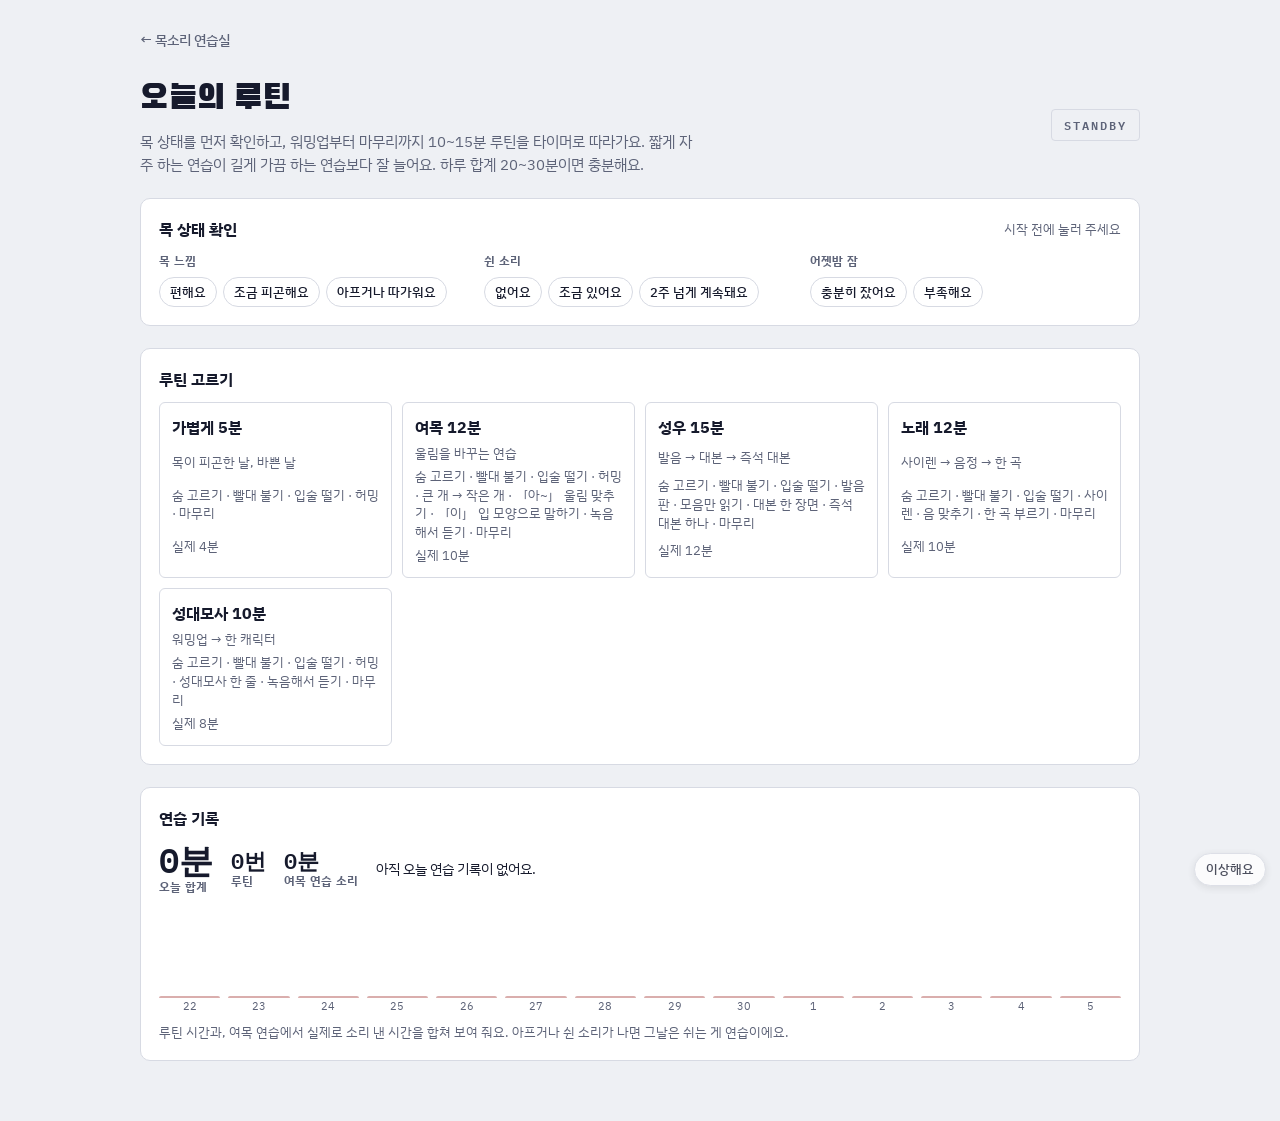
<file: routine.html>
<!DOCTYPE html>
<html lang="ko">
<head>
<meta charset="utf-8">
<meta name="viewport" content="width=device-width, initial-scale=1">
<title>오늘의 루틴 · 목소리 연습실</title>
<link rel="preconnect" href="https://fonts.googleapis.com">
<link rel="preconnect" href="https://fonts.gstatic.com" crossorigin>
<link href="https://fonts.googleapis.com/css2?family=IBM+Plex+Sans+KR:wght@400;500;700&family=IBM+Plex+Mono:wght@500;600&family=Black+Han+Sans&display=swap" rel="stylesheet">
<link rel="stylesheet" href="assets/style.css?v=202611281900">
<script src="assets/report.js?v=202611281900"></script>
</head>
<body>
<div class="wrap">
  <nav class="crumb"><a href="./">← 목소리 연습실</a></nav>
  <header>
    <div>
      <h1>오늘의 루틴</h1>
      <p class="sub">목 상태를 먼저 확인하고, 워밍업부터 마무리까지 10~15분 루틴을 타이머로 따라가요. 짧게 자주 하는 연습이 길게 가끔 하는 연습보다 잘 늘어요. 하루 합계 20~30분이면 충분해요.</p>
    </div>
    <div class="tally" id="tally">STANDBY</div>
  </header>

  <section class="panel" id="ckBox">
    <div class="chart-head"><h2>목 상태 확인</h2><span class="cap" style="margin:0" id="ckWhen"></span></div>
    <div class="rt-ck">
      <div><div class="ym-lab">목 느낌</div><div class="sc-tags" data-ck="feel"><button type="button" class="sc-tag" data-v="좋음">편해요</button><button type="button" class="sc-tag" data-v="피곤">조금 피곤해요</button><button type="button" class="sc-tag" data-v="아픔">아프거나 따가워요</button></div></div>
      <div><div class="ym-lab">쉰 소리</div><div class="sc-tags" data-ck="hoarse"><button type="button" class="sc-tag" data-v="없음">없어요</button><button type="button" class="sc-tag" data-v="조금">조금 있어요</button><button type="button" class="sc-tag" data-v="오래">2주 넘게 계속돼요</button></div></div>
      <div><div class="ym-lab">어젯밤 잠</div><div class="sc-tags" data-ck="sleep"><button type="button" class="sc-tag" data-v="충분">충분히 잤어요</button><button type="button" class="sc-tag" data-v="부족">부족해요</button></div></div>
    </div>
    <p class="rt-advice" id="ckAdvice"></p>
  </section>

  <section class="panel">
    <div class="chart-head"><h2>루틴 고르기</h2></div>
    <div class="rt-plans" id="plans"></div>
  </section>

  <section class="panel rt-run" id="runBox" hidden>
    <div class="rt-top"><div><div class="ym-lab" id="rnPlan"></div><div class="rt-step" id="rnStep"></div></div><div class="rt-clock" id="rnClock">0:00</div></div>
    <div class="lvl wide"><i id="rnBar" style="width:0%"></i></div>
    <p class="rt-how" id="rnHow"></p>
    <a class="btnlike" id="rnLink" hidden target="_blank" rel="noopener"></a>
    <div class="sc-ctl"><button type="button" id="rnPrev">◀ 이전</button><button type="button" class="primary-sm" id="rnPause">❚❚ 잠깐 멈춤</button><button type="button" id="rnNext">다음 ▶</button><button type="button" id="rnStop">그만하기</button></div>
    <ol class="rt-list" id="rnList"></ol>
  </section>

  <section class="panel">
    <div class="chart-head"><h2>연습 기록</h2><span class="cap" style="margin:0" id="lgStreak"></span></div>
    <div class="rt-today" id="lgToday"></div>
    <div class="ld-bars rt-bars" id="lgBars"></div>
    <p class="cap" style="margin-bottom:0">루틴 시간과, 여목 연습에서 실제로 소리 낸 시간을 합쳐 보여 줘요. 아프거나 쉰 소리가 나면 그날은 쉬는 게 연습이에요.</p>
  </section>
</div>

<script>
(() => {
const $ = id => document.getElementById(id);
const esc = s => String(s == null ? '' : s).replace(/[&<>"]/g, c => ({ '&': '&amp;', '<': '&lt;', '>': '&gt;', '"': '&quot;' }[c]));
const load = (k, d) => { try { return JSON.parse(localStorage.getItem(k) || 'null') || d; } catch (_) { return d; } };
const keep = (k, v) => { try { localStorage.setItem(k, JSON.stringify(v)); } catch (_) {} };
const dayKey = (d = new Date()) => `${d.getFullYear()}-${String(d.getMonth() + 1).padStart(2, '0')}-${String(d.getDate()).padStart(2, '0')}`;
const mmss = s => `${Math.floor(s / 60)}:${String(Math.floor(s % 60)).padStart(2, '0')}`;
let LOG = load('moksori.routine', {});
const today = () => LOG[dayKey()] || (LOG[dayKey()] = { sec: 0, runs: [], ck: {} });
const saveLog = () => { const ks = Object.keys(LOG).sort(); while (ks.length > 90) delete LOG[ks.shift()]; keep('moksori.routine', LOG); };

// ---------- 목 상태 ----------
function renderCk() {
  const ck = today().ck;
  document.querySelectorAll('[data-ck]').forEach(g => g.querySelectorAll('button').forEach(b => b.classList.toggle('on', ck[g.dataset.ck] === b.dataset.v)));
  $('ckWhen').textContent = ck.at ? `오늘 ${new Date(ck.at).toLocaleTimeString([], { hour: '2-digit', minute: '2-digit' })}에 확인` : '시작 전에 눌러 주세요';
  let a = '', cls = '';
  if (ck.hoarse === '오래') { a = '쉰 소리가 2주 넘게 계속되면 연습보다 이비인후과 진료가 먼저예요. 오늘은 쉬어요.'; cls = 'bad'; }
  else if (ck.feel === '아픔') { a = '아프거나 따가운 날은 쉬는 날이에요. 물을 조금씩 자주 마시고, 속삭이기도 피하세요(속삭임도 목에 부담이에요).'; cls = 'bad'; }
  else if (ck.feel === '피곤' || ck.hoarse === '조금' || ck.sleep === '부족') { a = '오늘은 「가볍게 5분」만 하고, 높은 소리·큰 소리 연습은 빼요. 하다가 불편하면 바로 멈춰요.'; cls = 'warn'; }
  else if (ck.feel) { a = '좋아요. 워밍업부터 차근차근 시작해요.'; cls = 'ok'; }
  $('ckAdvice').textContent = a; $('ckAdvice').className = 'rt-advice ' + cls;
  document.querySelectorAll('[data-plan]').forEach(b => { const hard = b.dataset.plan !== 'light'; b.classList.toggle('rt-dim', (cls === 'bad') || (cls === 'warn' && hard)); });
}
document.querySelectorAll('[data-ck]').forEach(g => g.addEventListener('click', e => { const b = e.target.closest('[data-v]'); if (!b) return; const ck = today().ck; ck[g.dataset.ck] = b.dataset.v; ck.at = Date.now(); saveLog(); renderCk(); }));

// ---------- 루틴 ----------
const W = {
  breath: { t: '숨 고르기', s: 60, h: '어깨 힘을 빼고 4초 동안 코로 들이쉬고, 8초 동안 "스~" 하며 일정하게 내쉬어요. 갈비뼈가 옆으로 벌어지는 느낌을 유지해요.' },
  straw: { t: '빨대 불기 · 입술 떨기', s: 90, h: '빨대를 물고(없으면 입술을 "부르르" 떨며) 편한 음에서 높은 음으로 올라갔다가 내려와요. 목에 힘이 하나도 안 들어가야 해요. 가장 쉬운 워밍업이에요.' },
  hum: { t: '허밍', s: 60, h: '입을 다물고 "음~"으로 편한 높이에서 위아래로 천천히 미끄러져요. 입술과 코 주변이 간질간질 울리면 잘하고 있는 거예요.' },
  dog: { t: '큰 개 → 작은 개', s: 60, h: '목소리 없이 숨으로 "허, 허"(큰 개) ↔ "헤, 헤"(작은 개)를 다섯 번씩. 작은 개에서 3초 멈춰요. 숨이 막히면 너무 간 거예요.' },
  aa: { t: '「아~」 울림 맞추기', s: 120, h: '편한 높이에서 「아~」를 내며 울림 막대를 여자 칸으로 옮겨요. 높이는 올리지 않아요.', link: ['yeomok.html#rmSec', '여목 연습 · 울림 재기 열기'] },
  ii: { t: '「이」 입 모양으로 말하기', s: 90, h: '살짝 웃는 「이~」 입 모양을 유지한 채로 "안녕하세요, 반갑습니다"를 다섯 번. 말끝을 길고 부드럽게.' },
  rec: { t: '녹음해서 듣기', s: 60, h: '같은 문장을 녹음해서 들어요. 내 귀로 들리는 소리와 녹음은 달라요. 어제 녹음과 비교하면 더 좋아요.' },
  board: { t: '발음판', s: 90, h: '가갸거겨… 입을 과장되게 움직이며 한 줄씩. 빠르게보다 정확하게.', link: ['pronounce.html', '발음 연습 열기'] },
  vowel: { t: '모음만 읽기', s: 60, h: '오늘 읽을 문장을 모음만 남겨 읽고, 받침을 얹고, 원래 문장으로 읽어요.', link: ['pronounce.html', '발음 연습 열기'] },
  scene: { t: '대본 한 장면', s: 240, h: '대본 하나를 골라 상황·상대·원하는 것을 정하고 녹음해요. 같은 줄을 감정만 바꿔 두 번.', link: ['script.html', '대본 연습 열기'] },
  cold: { t: '즉석 대본 하나', s: 120, h: '처음 보는 대본을 40초만 보고 바로 녹음해요. 공채 2차 대비예요.', link: ['exam.html#r2Box', '공채 대비 · 즉석 대본 열기'] },
  siren: { t: '사이렌', s: 60, h: '입술 떨기나 「우~」로 가장 낮은 음에서 높은 음까지 사이렌처럼 오르내려요. 바뀌는 구간에서 힘을 더 주지 말고 오히려 빼요.' },
  pitch: { t: '음 맞추기', s: 120, h: '들려 주는 음을 따라 불러 1초 버티기. 10번 중 몇 번 성공하는지 세요.', link: ['sing.html', '노래 연습 열기'] },
  song: { t: '한 곡 부르기', s: 240, h: '노래 하나를 정답 음정과 비교하며 불러요. 정확도가 낮은 줄만 다시.', link: ['sing.html', '노래 연습 열기'] },
  mimic: { t: '성대모사 한 줄', s: 150, h: '오늘의 캐릭터 대사 한 줄을 원본과 번갈아 듣고 따라 해요. 한 번에 한 가지만 고쳐요.', link: ['mimic.html', '성대모사 열기'] },
  cool: { t: '마무리', s: 45, h: '허밍으로 높은 음에서 낮은 음으로 천천히 내려와요. 물 한 모금 마시고 끝.' },
};
const PLANS = [
  { id: 'light', name: '가볍게 5분', sub: '목이 피곤한 날, 바쁜 날', steps: ['breath', 'straw', 'hum', 'cool'] },
  { id: 'yeomok', name: '여목 12분', sub: '울림을 바꾸는 연습', steps: ['breath', 'straw', 'hum', 'dog', 'aa', 'ii', 'rec', 'cool'] },
  { id: 'va', name: '성우 15분', sub: '발음 → 대본 → 즉석 대본', steps: ['breath', 'straw', 'board', 'vowel', 'scene', 'cold', 'cool'] },
  { id: 'sing', name: '노래 12분', sub: '사이렌 → 음정 → 한 곡', steps: ['breath', 'straw', 'siren', 'pitch', 'song', 'cool'] },
  { id: 'imp', name: '성대모사 10분', sub: '워밍업 → 한 캐릭터', steps: ['breath', 'straw', 'hum', 'mimic', 'rec', 'cool'] },
];
const total = p => p.steps.reduce((a, k) => a + W[k].s, 0);
$('plans').innerHTML = PLANS.map(p => `<button type="button" class="rt-plan" data-plan="${p.id}"><b>${p.name}</b><span class="cap" style="margin:0">${p.sub}</span><span class="rt-tags">${p.steps.map(k => W[k].t).join(' · ')}</span><span class="cap" style="margin:0">실제 ${Math.round(total(p) / 60)}분</span></button>`).join('');
let RN = null, actx = null;
function beep(f) { try { actx = actx || new (window.AudioContext || window.webkitAudioContext)(); const o = actx.createOscillator(), g = actx.createGain(), T = actx.currentTime; o.frequency.value = f || 880; g.gain.setValueAtTime(0.15, T); g.gain.exponentialRampToValueAtTime(0.001, T + 0.35); o.connect(g); g.connect(actx.destination); o.start(T); o.stop(T + 0.4); } catch (_) {} }
$('plans').addEventListener('click', e => {
  const b = e.target.closest('[data-plan]'); if (!b) return; const p = PLANS.find(x => x.id === b.dataset.plan), ck = today().ck;
  if (ck.feel === '아픔' || ck.hoarse === '오래') { if (!b.classList.contains('arm')) { b.classList.add('arm'); $('ckAdvice').textContent = '오늘은 쉬는 걸 권해요. 그래도 하려면 한 번 더 누르세요.'; setTimeout(() => b.classList.remove('arm'), 3000); return; } }
  if (!ck.feel) $('ckAdvice').textContent = '목 상태 확인도 눌러 두면 기록에 남아요.';
  RN = { p, k: 0, left: W[p.steps[0]].s, paused: false, used: 0, t0: Date.now() }; $('runBox').hidden = false; rnRender(); beep(660); $('runBox').scrollIntoView({ behavior: 'smooth', block: 'start' });
  clearInterval(RN.iv); RN.iv = setInterval(rnTick, 1000);
});
function rnRender() {
  const k = RN.p.steps[RN.k], w = W[k];
  $('rnPlan').textContent = `${RN.p.name} · ${RN.k + 1}/${RN.p.steps.length}`; $('rnStep').textContent = w.t; $('rnHow').textContent = w.h; $('rnClock').textContent = mmss(RN.left);
  $('rnBar').style.width = (1 - RN.left / w.s) * 100 + '%'; $('rnPause').textContent = RN.paused ? '▶ 계속' : '❚❚ 잠깐 멈춤';
  $('rnLink').hidden = !w.link; if (w.link) { $('rnLink').href = w.link[0]; $('rnLink').textContent = w.link[1] + ' ↗'; }
  $('rnList').innerHTML = RN.p.steps.map((s, i) => `<li class="${i < RN.k ? 'done' : i === RN.k ? 'on' : ''}">${W[s].t} <span class="cap" style="margin:0">${mmss(W[s].s)}</span></li>`).join('');
  $('tally').classList.toggle('on', !RN.paused); $('tally').textContent = RN.paused ? 'PAUSE' : 'ROUTINE';
}
function rnTick() { if (!RN || RN.paused) return; RN.left--; RN.used++; if (RN.left === 3) beep(520); if (RN.left <= 0) { beep(880); if (RN.k >= RN.p.steps.length - 1) return rnFinish(true); RN.k++; RN.left = W[RN.p.steps[RN.k]].s; } rnRender(); }
function rnFinish(done) {
  clearInterval(RN.iv); const d = today(); d.sec += RN.used; d.runs.push({ plan: RN.p.id, sec: RN.used, done, at: Date.now() }); saveLog();
  $('rnStep').textContent = done ? '끝! 수고했어요' : '여기까지 기록했어요'; $('rnHow').textContent = `${mmss(RN.used)} 연습했어요.${d.sec + voiced(dayKey()) > 1800 ? ' 오늘은 30분이 넘었어요. 목을 쉬어 주세요.' : ''}`; $('rnClock').textContent = '✓'; $('rnBar').style.width = '100%'; $('rnLink').hidden = true; $('tally').classList.remove('on'); $('tally').textContent = 'STANDBY'; RN = null; renderLog();
}
$('rnPause').addEventListener('click', () => { if (!RN) return; RN.paused = !RN.paused; rnRender(); });
$('rnNext').addEventListener('click', () => { if (!RN) return; if (RN.k >= RN.p.steps.length - 1) return rnFinish(true); RN.k++; RN.left = W[RN.p.steps[RN.k]].s; rnRender(); });
$('rnPrev').addEventListener('click', () => { if (!RN || RN.k === 0) return; RN.k--; RN.left = W[RN.p.steps[RN.k]].s; rnRender(); });
$('rnStop').addEventListener('click', () => { if (RN) rnFinish(false); $('runBox').hidden = true; });
document.addEventListener('visibilitychange', () => { if (RN && document.hidden) RN.hiddenAt = Date.now(); else if (RN && RN.hiddenAt && !RN.paused) { const gone = Math.floor((Date.now() - RN.hiddenAt) / 1000); for (let i = 0; i < gone && RN; i++) rnTick(); } });

// ---------- 기록 ----------
const VL = load('moksori.voiceLoad', {});
const voiced = k => (VL[k] && VL[k].t) || 0;
function renderLog() {
  const days = []; for (let i = 13; i >= 0; i--) { const d = new Date(Date.now() - i * 864e5), k = dayKey(d); days.push({ k, lab: `${d.getMonth() + 1}/${d.getDate()}`, r: (LOG[k] && LOG[k].sec) || 0, v: voiced(k), ck: LOG[k] && LOG[k].ck }); }
  const max = Math.max(600, ...days.map(d => d.r + d.v));
  $('lgBars').innerHTML = days.map(d => `<div class="ld-b" title="${d.lab} 루틴 ${mmss(d.r)} · 여목 소리 ${mmss(d.v)}"><i style="height:${(d.r + d.v) / max * 100}%"><i style="height:${(d.r + d.v) ? d.r / (d.r + d.v) * 100 : 0}%"></i></i><span>${d.lab.split('/')[1]}</span></div>`).join('');
  let streak = 0; for (let i = days.length - 1; i >= 0; i--) { if (days[i].r + days[i].v > 0) streak++; else if (i === days.length - 1) continue; else break; }
  $('lgStreak').textContent = streak ? `${streak}일 연속` : '';
  const t = days[days.length - 1], sum = t.r + t.v, runs = (LOG[t.k] && LOG[t.k].runs) || [];
  $('lgToday').innerHTML = `<div><div class="ym-num">${Math.round(sum / 60)}분</div><div class="ym-lab">오늘 합계</div></div><div><div class="ym-num sm">${runs.length}번</div><div class="ym-lab">루틴</div></div><div><div class="ym-num sm">${Math.round(t.v / 60)}분</div><div class="ym-lab">여목 연습 소리</div></div><div class="rt-msg">${sum > 1800 ? '오늘은 30분이 넘었어요. 내일을 위해 목을 쉬어 주세요.' : sum > 600 ? '좋아요. 오늘 몫은 충분히 했어요.' : sum ? '짧게라도 했어요. 내일도 이어 가요.' : '아직 오늘 연습 기록이 없어요.'}</div>`;
}
renderCk(); renderLog();
})();
</script>
</body>
</html>
</file>
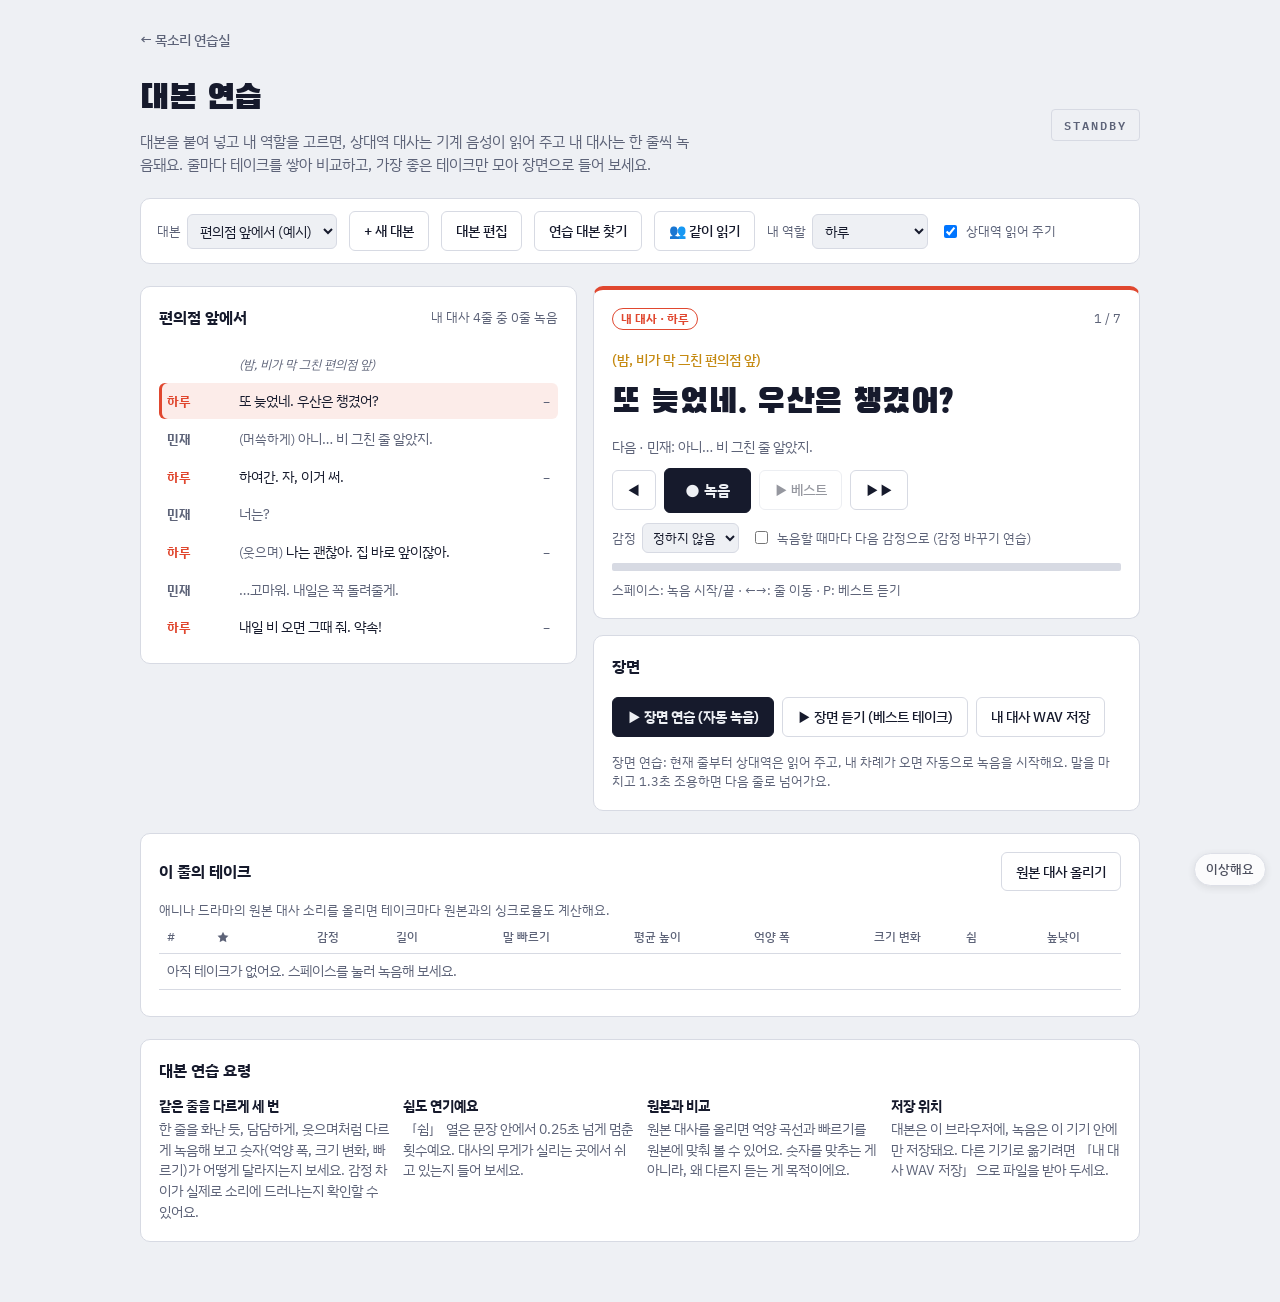
<file: script.html>
<!DOCTYPE html>
<html lang="ko">
<head>
<meta charset="utf-8">
<meta name="viewport" content="width=device-width, initial-scale=1">
<title>대본 연습 · 목소리 연습실</title>
<link rel="preconnect" href="https://fonts.googleapis.com">
<link rel="preconnect" href="https://fonts.gstatic.com" crossorigin>
<link href="https://fonts.googleapis.com/css2?family=IBM+Plex+Sans+KR:wght@400;500;700&family=IBM+Plex+Mono:wght@500;600&family=Black+Han+Sans&display=swap" rel="stylesheet">
<link rel="stylesheet" href="assets/style.css?v=202611281900">
<script src="assets/report.js?v=202611281900"></script>
</head>
<body>
<div class="wrap">
  <nav class="crumb"><a href="./">← 목소리 연습실</a></nav>
  <header>
    <div>
      <h1>대본 연습</h1>
      <p class="sub">대본을 붙여 넣고 내 역할을 고르면, 상대역 대사는 기계 음성이 읽어 주고 내 대사는 한 줄씩 녹음돼요. 줄마다 테이크를 쌓아 비교하고, 가장 좋은 테이크만 모아 장면으로 들어 보세요.</p>
    </div>
    <div class="tally" id="tally">STANDBY</div>
  </header>

  <section class="panel sc-top">
    <label class="ym-field">대본 <select id="scSel" aria-label="대본 선택"></select></label>
    <button type="button" id="scNew">+ 새 대본</button>
    <button type="button" id="scEditBtn">대본 편집</button>
    <button type="button" id="scFind">연습 대본 찾기</button>
    <button type="button" id="rmOpen">👥 같이 읽기</button>
    <label class="ym-field">내 역할 <select id="roleSel" aria-label="내 역할"></select></label>
    <label class="tog"><input type="checkbox" id="ttsOn" checked> 상대역 읽어 주기</label>
    <span class="cap" id="topMsg" style="margin:0"></span>
  </section>

  <section class="panel sc-edit" id="editBox" hidden>
    <div class="chart-head"><h2>대본 편집</h2><div class="sup-ctl"><button type="button" class="primary-sm" id="edSave">저장</button><button type="button" id="edCancel">닫기</button><button type="button" class="del" id="edDel">이 대본 삭제</button></div></div>
    <input type="text" id="edTitle" maxlength="40" placeholder="대본 제목" aria-label="대본 제목">
    <input type="text" id="edYt" placeholder="유튜브 주소 (선택) — 넣으면 원본 영상을 옆에 띄워서 줄마다 반복해 들을 수 있어요" aria-label="유튜브 주소">
    <textarea id="edText" rows="12" spellcheck="false" aria-label="대본 내용"></textarea>
    <div class="sc-sub"><button type="button" id="edConv">붙여 넣은 자막을 대본으로 바꾸기</button><button type="button" id="edExport">사이트 대본용 코드 복사</button><label class="btnlike">자막 파일 열기 (.srt .vtt)<input type="file" id="edSubFile" accept=".srt,.vtt,.txt,text/plain"></label><span class="cap" id="edConvMsg" style="margin:0"></span></div>
    <details class="sc-how"><summary>유튜브 자막 가져오는 법</summary><ol><li>유튜브 영상 아래 설명란에서 <b>더보기</b>를 누르고 맨 아래 <b>스크립트 표시</b>를 눌러요.</li><li>오른쪽에 뜬 자막을 마우스로 처음부터 끝까지 끌어서 복사해요.</li><li>여기 큰 칸에 붙여 넣고 <b>붙여 넣은 자막을 대본으로 바꾸기</b>를 눌러요. 시간이 <b>[0:12]</b>처럼 줄 앞에 붙어요.</li><li>위 칸에 그 영상 주소를 넣고 저장하면, 줄을 고를 때마다 그 부분만 반복해서 들을 수 있어요.</li></ol><p class="cap">사이트가 자막이나 소리를 자동으로 받아올 수는 없어요(유튜브가 막아 놨어요). 역할 이름은 자막에 없으니 필요하면 줄 앞에 <b>이름:</b>을 직접 붙여 주세요.</p></details>
    <p class="cap">한 줄에 대사 하나. <b>역할: 대사</b> 형식이면 역할을 알아봐요. 줄 맨 앞 <b>[0:12]</b>나 <b>[0:12-0:15]</b>는 영상에서 그 대사가 나오는 시간이에요. 대사 안의 <b>*단어*</b>는 강조, <b>/</b>는 숨 쉬는 자리, <b>//</b>는 긴 숨이에요. 녹음하면 표시한 숨 자리에서 실제로 쉬었는지 알려 줘요. 괄호만 있는 줄은 지문, 대사 앞 <b>(웃으며)</b> 같은 괄호는 연기 지시로 보여 줘요. 맨 윗줄 <b># 제목</b>은 장면 제목이에요.</p>
  </section>

  <section class="panel sc-room" id="roomBox" hidden>
    <div class="chart-head"><h2>같이 읽기 <span class="cap" style="margin:0">멀리 있는 친구와 각자 폰으로</span></h2><div class="sup-ctl"><button type="button" id="rmClose">닫기</button></div></div>
    <div id="rmOut">
      <p class="cap" style="margin-top:0">방을 만들면 지금 고른 대본이 친구에게 그대로 넘어가요. 각자 역할을 고르고 시작하면, 차례가 온 사람의 폰이 자동으로 녹음하고 다음 줄로 넘겨요. 서로 목소리는 통화처럼 들려요. 끝나면 둘 목소리를 합친 장면을 듣고 저장할 수 있어요.</p>
      <div class="sc-sub">
        <input type="text" id="rmNick" maxlength="10" placeholder="내 이름" aria-label="내 이름">
        <button type="button" class="primary-sm" id="rmCreate">방 만들기</button>
        <span class="cap" style="margin:0">또는</span>
        <input type="text" id="rmCode" maxlength="6" placeholder="방 코드" aria-label="방 코드" class="rm-code-in">
        <button type="button" id="rmJoin">들어가기</button>
      </div>
    </div>
    <div id="rmIn" hidden>
      <div class="rm-head"><div><div class="ym-lab">방 코드</div><div class="rm-code" id="rmCodeTxt"></div></div><button type="button" id="rmCopy">초대 링크 복사</button><button type="button" id="rmLeave">나가기</button></div>
      <div class="rm-mem" id="rmMem"></div>
      <div class="sc-sub">
        <label class="ym-field">내 역할 <select id="rmRole" aria-label="내 역할"></select></label>
        <button type="button" id="rmMute">🎙 내 목소리 켜짐</button>
        <button type="button" id="rmHear" hidden>🔈 친구 소리 켜기</button>
      </div>
      <div class="sc-sub">
        <button type="button" class="primary-sm" id="rmStart">▶ 같이 읽기 시작</button>
        <button type="button" id="rmStop" hidden>■ 멈춤</button>
        <button type="button" id="rmPlay">▶ 합친 장면 듣기</button>
        <button type="button" id="rmWav">합친 장면 WAV 저장</button>
      </div>
      <p class="rm-msg" id="rmMsg"></p>
      <details class="rm-diag"><summary>연결 상태 보기</summary><ul id="rmDiag"></ul></details>
      <p class="cap" id="rmNote" style="margin:0">아무도 안 맡은 역할은 기계 음성이 읽어요(저장 파일에는 안 들어가요). 녹음한 소리는 친구에게 보내지기만 하고 서버에 저장되지 않아요.</p>
    </div>
  </section>

  <section class="panel sc-find" id="findBox" hidden>
    <div class="chart-head"><h2>연습 대본 찾기</h2><div class="sup-ctl"><button type="button" id="findClose">닫기</button></div></div>
    <p class="cap" style="margin:0">사이트에 들어 있는 대본이에요. 내가 만든 대본도 「대본 편집」 → 「사이트 대본용 코드 복사」로 여기에 넣을 수 있어요(저장소의 <b>assets/scripts.js</b>에 붙여 넣기).</p>
    <div class="sc-tags" id="findTags"></div>
    <div class="sc-bank" id="findList"></div>
    <h3 class="co-h3">원하는 대본 만들어 달라고 하기</h3>
    <p class="cap" style="margin-top:0">어떤 장면이 필요한지 적으면 Claude가 새로 써 줘요. 실제 애니·드라마 대사를 그대로 가져오지는 않아요(그건 「+ 새 대본」에서 자막을 붙여 넣어 주세요). 내 Anthropic API 키를 쓰고, 키는 이 브라우저에만 저장돼요.</p>
    <textarea id="aiAsk" rows="2" placeholder="예: 차갑지만 속은 따뜻한 여자 캐릭터가 후배를 혼내다가 걱정하는 장면, 2명, 10줄" aria-label="원하는 대본"></textarea>
    <div class="sc-sub"><input type="password" id="aiKey" placeholder="sk-ant-…" autocomplete="off" aria-label="Anthropic API 키"><button type="button" class="primary-sm" id="aiGo">대본 만들기</button><span class="cap" id="aiMsg" style="margin:0"></span></div>
  </section>

  <section class="sc-main">
    <div class="panel sc-list-wrap">
      <div class="chart-head"><h2 id="scTitle">대본</h2><span class="cap" style="margin:0" id="scCount"></span></div>
      <ol class="sc-list" id="lineList"></ol>
    </div>
    <div class="sc-right">
      <div class="panel sc-yt" id="ytBox" hidden>
        <div class="sc-yt-frame"><div id="ytPlayer"></div></div>
        <div class="sc-ctl">
          <button type="button" class="primary-sm" id="ytLine">▶ 이 줄 듣기</button>
          <label class="tog"><input type="checkbox" id="ytLoop"> 반복</label>
          <label class="ym-field">빠르기 <select id="ytRate"><option value="0.5">0.5배</option><option value="0.75">0.75배</option><option value="1" selected>1배</option></select></label>
          <button type="button" id="ytStamp" title="영상을 틀어 놓고, 이 줄이 시작될 때 누르세요">⏱ 지금이 이 줄 시작</button>
        </div>
        <div class="cap" id="ytMsg" style="margin:0"></div>
      </div>
      <div class="panel sc-prompt" id="prompt">
        <div class="sc-pos"><span class="pill-z" id="pRole"></span><span class="cap" style="margin:0" id="pIdx"></span></div>
        <div class="sc-prev" id="pPrev"></div>
        <div class="sc-dir" id="pDir"></div>
        <div class="sc-line" id="pLine">대본을 불러오는 중…</div>
        <div class="sc-next" id="pNext"></div>
        <div class="sc-ctl">
          <button type="button" id="prevBtn" title="이전 줄 (←)">◀</button>
          <button type="button" class="primary-sm sc-rec" id="recBtn" title="녹음 (스페이스)">● 녹음</button>
          <button type="button" id="playBest" title="베스트 테이크 듣기 (P)">▶ 베스트</button>
          <button type="button" id="nextBtn" title="다음 줄 (→)">▶▶</button>
        </div>
        <div class="sc-emo">
          <label class="ym-field">감정 <select id="emoSel" aria-label="다음 테이크 감정"><option value="">정하지 않음</option></select></label>
          <label class="tog"><input type="checkbox" id="emoCycle"> 녹음할 때마다 다음 감정으로 (감정 바꾸기 연습)</label>
        </div>
        <div class="lvl wide"><i id="recLvl" style="width:0%"></i></div>
        <div class="cap" id="recMsg" style="margin:0">스페이스: 녹음 시작/끝 · ←→: 줄 이동 · P: 베스트 듣기</div>
      </div>
      <div class="panel sc-scene">
        <div class="chart-head"><h2>장면</h2></div>
        <div class="sc-scene-btns">
          <button type="button" class="primary-sm" id="runScene">▶ 장면 연습 (자동 녹음)</button>
          <button type="button" id="playScene">▶ 장면 듣기 (베스트 테이크)</button>
          <button type="button" id="exportWav">내 대사 WAV 저장</button>
          <button type="button" id="stopScene" hidden>■ 멈춤</button>
        </div>
        <p class="cap" id="sceneMsg">장면 연습: 현재 줄부터 상대역은 읽어 주고, 내 차례가 오면 자동으로 녹음을 시작해요. 말을 마치고 1.3초 조용하면 다음 줄로 넘어가요.</p>
      </div>
    </div>
  </section>

  <section class="panel">
    <div class="chart-head">
      <h2>이 줄의 테이크</h2>
      <div class="sup-ctl">
        <label class="btnlike">원본 대사 올리기<input type="file" id="refFile" accept="audio/*,video/*"></label>
        <button type="button" id="refPlay" hidden>▶ 원본</button>
        <button type="button" id="refDel" hidden>원본 빼기</button>
      </div>
    </div>
    <p class="cap" id="refMsg" style="margin-top:0">애니나 드라마의 원본 대사 소리를 올리면 테이크마다 원본과의 싱크로율도 계산해요.</p>
    <div class="histwrap"><table class="hist sc-takes"><thead><tr><th>#</th><th>★</th><th>감정</th><th>길이</th><th>말 빠르기</th><th>평균 높이</th><th>억양 폭</th><th>크기 변화</th><th>쉼</th><th id="thSync" hidden>원본 싱크로</th><th>높낮이</th><th></th></tr></thead><tbody id="takeBody"></tbody></table></div>
    <p class="cap" id="takeNote"></p>
    <div id="emoBox" class="sc-emobox"></div>
  </section>

  <section class="panel" id="svBox" hidden>
    <div class="chart-head"><h2>같이 읽은 기록</h2><span class="cap" style="margin:0" id="svCount"></span></div>
    <p class="cap" style="margin-top:0">친구와 같이 읽은 장면은 끝날 때 자동으로 여기 저장돼요. 이 기기 안에만 남아요(친구 폰에도 따로 저장돼요).</p>
    <div class="sv-list" id="svList"></div>
  </section>

  <section class="panel">
    <h2 style="margin-bottom:12px">대본 연습 요령</h2>
    <div class="tips">
      <div><b>같은 줄을 다르게 세 번</b>한 줄을 화난 듯, 담담하게, 웃으며처럼 다르게 녹음해 보고 숫자(억양 폭, 크기 변화, 빠르기)가 어떻게 달라지는지 보세요. 감정 차이가 실제로 소리에 드러나는지 확인할 수 있어요.</div>
      <div><b>쉼도 연기예요</b>「쉼」 열은 문장 안에서 0.25초 넘게 멈춘 횟수예요. 대사의 무게가 실리는 곳에서 쉬고 있는지 들어 보세요.</div>
      <div><b>원본과 비교</b>원본 대사를 올리면 억양 곡선과 빠르기를 원본에 맞춰 볼 수 있어요. 숫자를 맞추는 게 아니라, 왜 다른지 듣는 게 목적이에요.</div>
      <div><b>저장 위치</b>대본은 이 브라우저에, 녹음은 이 기기 안에만 저장돼요. 다른 기기로 옮기려면 「내 대사 WAV 저장」으로 파일을 받아 두세요.</div>
    </div>
  </section>
</div>

<script src="assets/core.js?v=202611281900"></script>
<script src="assets/voicefeat.js?v=202611281900"></script>
<script src="assets/scripts.js?v=202611281900"></script>
<script>
(() => {
const $ = id => document.getElementById(id);
const css = n => getComputedStyle(document.documentElement).getPropertyValue(n).trim();
const esc = s => String(s).replace(/[&<>"]/g, c => ({ '&': '&amp;', '<': '&lt;', '>': '&gt;', '"': '&quot;' }[c]));
const med = a => { if (!a.length) return NaN; const s = [...a].sort((x, y) => x - y), m = s.length >> 1; return s.length % 2 ? s[m] : (s[m - 1] + s[m]) / 2; };
const qq = (a, p) => { const s = [...a].sort((x, y) => x - y); return s[Math.max(0, Math.min(s.length - 1, Math.floor(p * (s.length - 1))))]; };
const uid = () => Date.now().toString(36) + Math.random().toString(36).slice(2, 7);
const RATE = 16000;

// ---------- 대본 저장 (localStorage) ----------
const SKEY = 'moksori.scripts';
const SAMPLE = `# 편의점 앞에서
(밤, 비가 막 그친 편의점 앞)
하루: 또 늦었네. 우산은 챙겼어?
민재: (머쓱하게) 아니… 비 그친 줄 알았지.
하루: 하여간. 자, 이거 써.
민재: 너는?
하루: (웃으며) 나는 괜찮아. 집 바로 앞이잖아.
민재: …고마워. 내일은 꼭 돌려줄게.
하루: 내일 비 오면 그때 줘. 약속!`;
let ST = { list: [], cur: null };
try { ST = Object.assign(ST, JSON.parse(localStorage.getItem(SKEY) || '{}')); } catch (_) {}
const saveST = () => { try { localStorage.setItem(SKEY, JSON.stringify(ST)); } catch (_) {} };
if (!ST.list.length) { const id = uid(); ST.list.push({ id, title: '편의점 앞에서 (예시)', text: SAMPLE, role: '하루' }); ST.cur = id; saveST(); }
const curScript = () => ST.list.find(s => s.id === ST.cur) || ST.list[0];

// ---------- 녹음 저장 (IndexedDB) ----------
const DB = (() => {
  let p = null;
  const open = () => p || (p = new Promise((res, rej) => {
    if (!window.indexedDB) return rej(new Error('no-idb'));
    const r = indexedDB.open('moksori-script', 2);
    r.onupgradeneeded = () => { const d = r.result, has = n => d.objectStoreNames.contains(n);
      if (!has('takes')) d.createObjectStore('takes', { keyPath: 'id' }).createIndex('script', 'scriptId');
      if (!has('refs')) d.createObjectStore('refs', { keyPath: 'key' });
      if (!has('scenes')) d.createObjectStore('scenes', { keyPath: 'id' }); };
    r.onsuccess = () => res(r.result); r.onerror = () => { p = null; rej(r.error); };
  }));
  const tx = async (store, mode, fn) => { const d = await open(); return new Promise((res, rej) => { const t = d.transaction(store, mode), s = t.objectStore(store); let out; const q = fn(s); if (q) q.onsuccess = () => { out = q.result; }; t.oncomplete = () => res(out); t.onerror = () => rej(t.error); }); };
  return {
    takes: sid => tx('takes', 'readonly', s => s.index('script').getAll(sid)).then(a => a || []),
    put: t => tx('takes', 'readwrite', s => s.put(t)),
    del: id => tx('takes', 'readwrite', s => s.delete(id)),
    delScript: async sid => { const all = await DB.takes(sid); for (const t of all) await DB.del(t.id); },
    ref: key => tx('refs', 'readonly', s => s.get(key)),
    putRef: r => tx('refs', 'readwrite', s => s.put(r)),
    scenes: () => tx('scenes', 'readonly', s => s.getAll()).then(a => a || []),
    putScene: v => tx('scenes', 'readwrite', s => s.put(v)),
    delScene: id => tx('scenes', 'readwrite', s => s.delete(id)),
    delRef: key => tx('refs', 'readwrite', s => s.delete(key)),
  };
})();

// ---------- 대본 표시: *강조*, / 숨, // 긴 숨 ----------
const plainText = t => String(t).replace(/\*([^*]+)\*/g, '$1').replace(/\s*\/+\s*/g, ' ').replace(/\s+/g, ' ').trim();
const markup = t => esc(t).replace(/\s*(\/\/|\/)\s*/g, (_, m) => ` <i class="sc-br">${m === '//' ? '∥' : '∣'}</i> `).replace(/\*([^*]+)\*/g, '<b class="sc-emph">$1</b>');
const marks = t => ({ emph: (String(t).match(/\*[^*]+\*/g) || []).length, breath: (String(t).match(/\/+/g) || []).length });

// ---------- 대본 해석 ----------
const TIME_RE = /^\[\s*((?:\d+:)?\d+:\d+(?:\.\d+)?)(?:\s*[-~]\s*((?:\d+:)?\d+:\d+(?:\.\d+)?))?\s*\]\s*/;
const toSec = t => t.split(':').reduce((a, v) => a * 60 + parseFloat(v), 0);
const fmtT = (x, dec) => { const m = Math.floor(x / 60), r = x - m * 60; return m + ':' + (dec ? r.toFixed(1).padStart(4, '0') : String(Math.floor(r)).padStart(2, '0')); };
const ytId = u => { const m = String(u || '').match(/(?:youtu\.be\/|[?&]v=|\/shorts\/|\/embed\/|\/live\/)([\w-]{11})/) || String(u || '').trim().match(/^([\w-]{11})$/); return m ? m[1] : ''; };
// 붙여 넣은 자막(유튜브 스크립트 창, SRT, VTT)을 [시간] 대사 줄로 바꾼다
function convertSubs(text) {
  const rows = text.replace(/\r/g, '').split('\n').map(r => r.trim()), out = [];
  const arrow = /^(\d+:\d+(?::\d+)?[.,]?\d*)\s*-->\s*(\d+:\d+(?::\d+)?[.,]?\d*)/, stamp = /^((?:\d+:)?\d{1,2}:\d{2})$/, inline = /^((?:\d+:)?\d{1,2}:\d{2})\s+(\S.*)$/;
  const clean = t => t.replace(/<[^>]+>/g, '').replace(/\s+/g, ' ').trim();
  if (rows.some(r => arrow.test(r))) {
    for (let i = 0; i < rows.length; i++) { const m = rows[i].match(arrow); if (!m) continue; const buf = []; let j = i + 1; while (j < rows.length && rows[j] && !arrow.test(rows[j])) { buf.push(rows[j]); j++; } if (buf.length && /^\d+$/.test(buf[buf.length - 1]) && j < rows.length && !rows[j] ) {} const tx = clean(buf.join(' ')); if (tx) out.push(`[${fmtT(toSec(m[1].replace(',', '.')), true)}-${fmtT(toSec(m[2].replace(',', '.')), true)}] ${tx}`); i = j - 1; }
  } else {
    let cur = null;
    for (const r of rows) { if (!r) continue; let m;
      if ((m = r.match(stamp))) { cur = { t: m[1], tx: [] }; out.push(cur); }
      else if ((m = r.match(inline))) { cur = { t: m[1], tx: [m[2]] }; out.push(cur); }
      else if (cur) cur.tx.push(r); }
    const good = out.filter(o => clean(o.tx.join(' ')));
    if (good.length < 2) return null;
    return good.map(o => `[${o.t}] ${clean(o.tx.join(' '))}`).join('\n');
  }
  return out.length >= 1 ? out.join('\n') : null;
}
function parse(text) {
  const items = []; let title = '', pendingDir = '';
  const rows = text.split(/\r?\n/);
  for (let ri = 0; ri < rows.length; ri++) {
    let line = rows[ri].trim(); if (!line) continue;
    let t0 = null, t1 = null; const tm = line.match(TIME_RE);
    if (tm) { t0 = toSec(tm[1]); t1 = tm[2] ? toSec(tm[2]) : null; line = line.slice(tm[0].length).trim(); if (!line) continue; }
    if (/^#/.test(line)) { title = line.replace(/^#+\s*/, ''); continue; }
    if (/^[(（].*[)）]$/.test(line)) { items.push({ type: 'dir', text: line.slice(1, -1).trim() }); continue; }
    let role = '', body = line;
    const m = line.match(/^([^:：()（）]{1,15})\s*[:：]\s*(.+)$/);
    if (m) { role = m[1].trim(); body = m[2].trim(); }
    let note = '';
    const d = body.match(/^[(（]([^)）]{1,40})[)）]\s*(.+)$/);
    if (d) { note = d[1].trim(); body = d[2].trim(); }
    items.push({ type: 'line', role, text: body, note, t0, t1, src: ri });
  }
  return { title, items };
}
let P = { title: '', items: [] }, lines = [], idx = 0, takes = [], refCache = new Map();
const myRole = () => curScript().role || '';
const isMine = l => !l.role || l.role === myRole() || myRole() === '*';

// ---------- 화면: 대본 ----------
function loadScript() {
  const s = curScript(); ST.cur = s.id; saveST();
  P = parse(s.text);
  lines = P.items.map((it, i) => ({ ...it, i })).filter(it => it.type === 'line');
  const roles = [...new Set(lines.map(l => l.role).filter(Boolean))];
  $('roleSel').innerHTML = (roles.length ? roles.map(r => `<option value="${esc(r)}">${esc(r)}</option>`).join('') : '') + '<option value="*">전부 내가 읽기</option>';
  if (!roles.includes(s.role) && s.role !== '*') { s.role = roles[0] || '*'; saveST(); }
  $('roleSel').value = s.role;
  $('scSel').innerHTML = ST.list.map(x => `<option value="${x.id}">${esc(x.title)}</option>`).join(''); $('scSel').value = s.id;
  $('scTitle').textContent = P.title || s.title; ytSetup();
  idx = Math.min(idx, Math.max(0, lines.length - 1));
  if (lines.length && !isMine(lines[idx])) { const k = lines.findIndex(isMine); if (k >= 0) idx = k; }
  return refreshTakes();
}
async function refreshTakes() {
  try { takes = await DB.takes(curScript().id); } catch (_) { takes = []; $('topMsg').innerHTML = '<span class="err">이 브라우저에서는 녹음을 저장할 수 없어요 (시크릿 창이면 일반 창에서 열어 주세요).</span>'; }
  renderList(); renderPrompt(); await renderTakes();
}
const lineTakes = i => takes.filter(t => t.line === i).sort((a, b) => a.at - b.at);
const bestTake = i => { const t = lineTakes(i); return t.find(x => x.star) || t[t.length - 1] || null; };
function renderList() {
  const s = curScript(), mine = lines.filter(isMine).length, done = lines.filter(l => isMine(l) && lineTakes(l.i).length).length;
  $('scCount').textContent = `내 대사 ${mine}줄 중 ${done}줄 녹음`;
  $('lineList').innerHTML = P.items.map((it, k) => {
    if (it.type === 'dir') return `<li class="sc-li dir">(${esc(it.text)})</li>`;
    const li = lines.findIndex(l => l.i === k), l = lines[li], n = lineTakes(k).length, star = lineTakes(k).some(t => t.star);
    return `<li class="sc-li${isMine(l) ? ' mine' : ''}${li === idx ? ' on' : ''}" data-li="${li}"><span class="sc-role">${esc(l.role || '나')}</span><span class="sc-txt">${l.note ? `<em>(${esc(l.note)})</em> ` : ''}${markup(l.text)}</span><span class="sc-t">${l.t0 != null ? fmtT(l.t0) : ''}</span><span class="sc-n">${isMine(l) ? (n ? `${star ? '★' : ''}${n}` : '–') : ''}</span></li>`;
  }).join('');
  const on = $('lineList').querySelector('.on'); if (on) on.scrollIntoView({ block: 'nearest' });
}
$('lineList').addEventListener('click', e => { const li = e.target.closest('[data-li]'); if (!li || scene) return; idx = +li.dataset.li; renderList(); renderPrompt(); renderTakes(); });
function renderPrompt() {
  const l = lines[idx];
  if (!l) { $('pLine').textContent = '대본에 대사가 없어요. 「대본 편집」에서 대사를 넣어 주세요.'; return; }
  const prevItem = P.items.slice(0, l.i).reverse().find(x => x.type === 'line'), dirBefore = P.items[l.i - 1] && P.items[l.i - 1].type === 'dir' ? P.items[l.i - 1].text : '';
  const nextItem = P.items.slice(l.i + 1).find(x => x.type === 'line');
  $('pRole').textContent = isMine(l) ? `내 대사 · ${l.role || '나'}` : `상대역 · ${l.role}`; $('pRole').className = 'pill-z ' + (isMine(l) ? 'z-f' : 'z-m');
  $('pIdx').textContent = `${idx + 1} / ${lines.length}`;
  $('pPrev').textContent = prevItem ? `${prevItem.role ? prevItem.role + ': ' : ''}${prevItem.text}` : '';
  $('pDir').textContent = [dirBefore && `(${dirBefore})`, l.note && `연기: ${l.note}`].filter(Boolean).join('  ');
  $('pLine').innerHTML = markup(l.text); $('pLine').classList.toggle('partner', !isMine(l));
  $('pNext').textContent = nextItem ? `다음 · ${nextItem.role ? nextItem.role + ': ' : ''}${nextItem.text}` : '마지막 줄이에요';
  $('recBtn').disabled = !isMine(l) && !scene;
  $('playBest').disabled = !bestTake(l.i);
  ytShowLine();
}
function go(d) { if (scene) return; const n = idx + d; if (n < 0 || n >= lines.length) return; idx = n; renderList(); renderPrompt(); renderTakes(); }
$('prevBtn').addEventListener('click', () => go(-1)); $('nextBtn').addEventListener('click', () => go(1));
$('roleSel').addEventListener('change', () => { curScript().role = $('roleSel').value; saveST(); renderList(); renderPrompt(); });
$('scSel').addEventListener('change', () => { ST.cur = $('scSel').value; idx = 0; saveST(); loadScript(); });

// 편집
function openEdit(isNew) {
  const s = isNew ? null : curScript();
  $('editBox').hidden = false; $('edTitle').value = s ? s.title : ''; $('edText').value = s ? s.text : '# 새 장면\n나: 첫 대사를 여기에 써요.\n상대: 상대역 대사는 기계 음성이 읽어 줘요.';
  $('edYt').value = s && s.yt ? 'https://youtu.be/' + s.yt : ''; $('edConvMsg').textContent = '';
  $('editBox').dataset.mode = isNew ? 'new' : 'edit'; $('edDel').hidden = isNew; $('edTitle').focus();
}
$('scNew').addEventListener('click', () => openEdit(true)); $('scEditBtn').addEventListener('click', () => openEdit(false));
$('edCancel').addEventListener('click', () => { $('editBox').hidden = true; });
$('edSave').addEventListener('click', async () => {
  const text = $('edText').value, title = $('edTitle').value.trim() || (parse(text).title) || '제목 없는 대본';
  const yt = ytId($('edYt').value);
  if ($('edYt').value.trim() && !yt) { $('edConvMsg').innerHTML = '<span class="err">유튜브 주소를 알아보지 못했어요. 영상 주소를 그대로 붙여 주세요.</span>'; return; }
  if ($('editBox').dataset.mode === 'new') { const id = uid(); ST.list.push({ id, title, text, role: '', yt }); ST.cur = id; idx = 0; }
  else { const s = curScript(); const changed = s.text.replace(/^\s*\[[^\]]*\]\s*/gm, '') !== text.replace(/^\s*\[[^\]]*\]\s*/gm, ''); s.title = title; s.text = text; s.yt = yt; if (changed) $('topMsg').textContent = '대본을 고쳤어요. 줄 순서가 바뀌었다면 예전 테이크가 다른 줄에 붙어 보일 수 있어요.'; }
  saveST(); $('editBox').hidden = true; await loadScript();
});
$('edDel').addEventListener('click', async e => {
  const b = e.currentTarget; if (!b.classList.contains('arm')) { b.classList.add('arm'); b.textContent = '한 번 더 누르면 대본과 녹음이 모두 지워져요'; setTimeout(() => { b.classList.remove('arm'); b.textContent = '이 대본 삭제'; }, 4000); return; }
  const s = curScript(); try { await DB.delScript(s.id); } catch (_) {}
  ST.list = ST.list.filter(x => x.id !== s.id); ST.cur = ST.list[0] && ST.list[0].id; saveST(); $('editBox').hidden = true;
  if (!ST.list.length) { const id = uid(); ST.list.push({ id, title: '편의점 앞에서 (예시)', text: SAMPLE, role: '하루' }); ST.cur = id; saveST(); }
  idx = 0; loadScript();
});


// ---------- 자막 → 대본 ----------
function doConvert(text) {
  const c = convertSubs(text);
  if (!c) { $('edConvMsg').innerHTML = '<span class="err">시간이 붙은 자막을 찾지 못했어요. 유튜브 스크립트 창에서 시간까지 같이 복사해 주세요.</span>'; return; }
  $('edText').value = (/^#/.test(text.trim()) ? text.trim().split('\n')[0] + '\n' : '') + c;
  $('edConvMsg').textContent = `${c.split('\n').length}줄로 바꿨어요. 필요 없는 줄은 지우고, 역할이 있으면 줄 앞에 「이름:」을 붙여 주세요.`;
}
$('edConv').addEventListener('click', () => doConvert($('edText').value));
$('edSubFile').addEventListener('change', async e => { const f = e.target.files[0]; e.target.value = ''; if (!f) return; doConvert(await f.text()); if (!$('edTitle').value) $('edTitle').value = f.name.replace(/\.[^.]+$/, '').slice(0, 40); });

// ---------- 유튜브 원본 영상 ----------
let ytP = null, ytReady = false, ytVid = '', ytTimer = null, ytSeg = null, ytApi = null;
const ytErr = c => c === 2 ? '영상 주소가 잘못됐어요' : c === 5 ? '이 브라우저에서 영상을 틀 수 없어요' : c === 100 ? '지워졌거나 비공개 영상이에요' : c === 101 || c === 150 ? '영상 주인이 다른 사이트에서 틀지 못하게 막아 뒀어요. 다른 영상(같은 장면을 올린 다른 사람 영상)으로 해 보세요' : `영상을 틀지 못했어요 (오류 ${c})`;
function ytLoadApi() { return ytApi || (ytApi = new Promise((res, rej) => { if (window.YT && YT.Player) return res(); const prev = window.onYouTubeIframeAPIReady; window.onYouTubeIframeAPIReady = () => { prev && prev(); res(); }; const sc = document.createElement('script'); sc.src = 'https://www.youtube.com/iframe_api'; sc.onerror = () => { ytApi = null; rej(new Error('yt')); }; document.head.appendChild(sc); })); }
async function ytSetup() {
  const id = curScript().yt || ''; $('ytBox').hidden = !id; ytStop();
  if (!id || id === ytVid) return;
  ytVid = id; $('ytMsg').textContent = '영상을 불러오는 중…';
  try {
    await ytLoadApi();
    if (ytP && ytReady) { ytP.cueVideoById(id); $('ytMsg').textContent = ''; ytShowLine(); return; }
    ytP = new YT.Player('ytPlayer', { videoId: id, playerVars: { playsinline: 1, rel: 0 }, events: {
      onReady: () => { ytReady = true; $('ytMsg').textContent = ''; ytShowLine(); },
      onError: e => { const m = ytErr(e && e.data); $('ytMsg').innerHTML = `<span class="err">${m}</span>`; if (window.Diag) Diag.set('유튜브', `${id}: ${m}`); } } });
  } catch (_) { ytVid = ''; $('ytMsg').innerHTML = '<span class="err">유튜브에 연결하지 못했어요. 인터넷이나 광고 차단 프로그램(유튜브를 막는 확장 프로그램)을 확인해 주세요.</span>'; if (window.Diag) Diag.set('유튜브', '유튜브 플레이어를 불러오지 못함'); }
}
function ytSegOf(l) { if (!l || l.t0 == null) return null; const nx = lines.find(x => x.t0 != null && x.t0 > l.t0 + 0.2); return [l.t0, l.t1 != null && l.t1 > l.t0 ? l.t1 : nx ? Math.min(nx.t0, l.t0 + 15) : l.t0 + 5]; }
function ytShowLine() {
  if ($('ytBox').hidden) return; const l = lines[idx], sg = ytSegOf(l);
  $('ytLine').disabled = !sg;
  if (!ytSeg) $('ytMsg').textContent = sg ? `이 줄: ${fmtT(sg[0], true)} ~ ${fmtT(sg[1], true)}` : '이 줄에는 시간이 없어요. 영상을 틀어 놓고 이 대사가 시작될 때 「⏱ 지금이 이 줄 시작」을 누르면 시간이 붙고 다음 줄로 넘어가요.';
}
function ytStop() { if (ytTimer) { clearInterval(ytTimer); ytTimer = null; } ytSeg = null; $('ytLine').textContent = '▶ 이 줄 듣기'; }
function ytPlayLine() {
  if (!ytReady) return; if (ytSeg) { ytStop(); try { ytP.pauseVideo(); } catch (_) {} ytShowLine(); return; }
  const sg = ytSegOf(lines[idx]); if (!sg) return;
  ytSeg = sg; stopPlay(); ytP.setPlaybackRate(+$('ytRate').value); ytP.seekTo(sg[0], true); ytP.playVideo(); $('ytLine').textContent = '■ 멈춤';
  ytTimer = setInterval(() => { let t; try { t = ytP.getCurrentTime(); } catch (_) { return; } if (t >= ytSeg[1] || t < ytSeg[0] - 1) { if ($('ytLoop').checked) ytP.seekTo(ytSeg[0], true); else { ytP.pauseVideo(); ytStop(); ytShowLine(); } } }, 80);
}
$('ytLine').addEventListener('click', ytPlayLine);
$('ytRate').addEventListener('change', () => { if (ytReady) try { ytP.setPlaybackRate(+$('ytRate').value); } catch (_) {} $('ytRate').blur(); });
$('ytLoop').addEventListener('change', () => $('ytLoop').blur());
$('ytStamp').addEventListener('click', () => {
  const l = lines[idx]; if (!ytReady || !l) return; let t; try { t = ytP.getCurrentTime(); } catch (_) { return; }
  t = Math.max(0, t - 0.25); // 누르는 데 걸리는 시간만큼 앞으로
  const s = curScript(), rows = s.text.split(/\r?\n/), raw = rows[l.src], lead = raw.match(/^\s*/)[0], rest = raw.trim().replace(TIME_RE, '');
  rows[l.src] = `${lead}[${fmtT(t, true)}] ${rest}`; s.text = rows.join('\n'); saveST();
  P = parse(s.text); lines = P.items.map((it, i) => ({ ...it, i })).filter(it => it.type === 'line');
  if (idx < lines.length - 1) idx++; renderList(); renderPrompt(); renderTakes();
});

// ---------- 연습 대본 찾기 ----------
const BANK = (window.SCRIPT_BANK || []).map(b => ({ ...b, t: b.title, x: b.text, tags: b.tags || [] }));
let findTag = '';
function renderFind() {
  const tags = [...new Set(BANK.flatMap(b => b.tags))];
  $('findTags').innerHTML = ['', ...tags].map(t => `<button type="button" class="sc-tag${t === findTag ? ' on' : ''}" data-tag="${t}">${t || '전체'}</button>`).join('');
  $('findList').innerHTML = BANK.map((b, i) => ({ b, i })).filter(o => !findTag || o.b.tags.includes(findTag)).map(({ b, i }) => {
    const ls = b.x.split('\n').filter(r => /[:：]/.test(r) && !/^\s*[#(（]/.test(r)), have = ST.list.some(x => x.bank === b.id);
    const sub = [b.work, b.character].filter(Boolean).join(' · ');
    return `<div class="sc-bk"><b>${esc(b.t)}</b>${sub ? `<span class="sc-bk-w">${esc(sub)}</span>` : ''}<span class="cap" style="margin:0">${b.tags.map(esc).join(' · ')} · ${ls.length}줄${b.youtube ? ' · 영상 있음' : ''}</span><span class="sc-bk-x">${esc((ls[0] || '').replace(/^[^:：]+[:：]\s*/, ''))}</span><button type="button" data-bank="${i}">${have ? '내 목록에서 열기' : '가져오기'}</button></div>`;
  }).join('') || '<p class="cap">이 태그의 대본이 없어요.</p>';
}
$('scFind').addEventListener('click', () => { $('findBox').hidden = !$('findBox').hidden; if (!$('findBox').hidden) { renderFind(); try { $('aiKey').value = localStorage.getItem('moksori.anthropicKey') || ''; } catch (_) {} } });
$('findClose').addEventListener('click', () => { $('findBox').hidden = true; });
$('findTags').addEventListener('click', e => { const b = e.target.closest('[data-tag]'); if (b) { findTag = b.dataset.tag; renderFind(); } });
$('findList').addEventListener('click', async e => {
  const b = e.target.closest('[data-bank]'); if (!b) return; const k = BANK[+b.dataset.bank], old = ST.list.find(x => x.bank === k.id);
  if (old) { ST.cur = old.id; idx = 0; saveST(); $('findBox').hidden = true; await loadScript(); $('topMsg').textContent = `「${k.t}」 대본을 열었어요. 전에 녹음한 테이크도 그대로 있어요.`; return; }
  const id = uid(); ST.list.push({ id, bank: k.id, title: k.t, text: k.x, role: '', yt: k.youtube || '' }); ST.cur = id; idx = 0; saveST(); $('findBox').hidden = true; await loadScript(); $('topMsg').textContent = `「${k.t}」 대본을 가져왔어요.`;
});
$('edExport').addEventListener('click', async () => {
  const text = $('edText').value.trim(), title = $('edTitle').value.trim() || parse(text).title || '제목 없는 대본';
  if (!parse(text).items.some(it => it.type === 'line')) { $('edConvMsg').innerHTML = '<span class="err">대사가 없어요.</span>'; return; }
  const roles = [...new Set(parse(text).items.filter(it => it.type === 'line').map(it => it.role).filter(Boolean))];
  const tags = [roles.length <= 1 ? '혼자' : roles.length + '명'], yt = ytId($('edYt').value);
  const id = 'my-' + Date.now().toString(36);
  const code = `  {\n    id: ${JSON.stringify(id)},\n    title: ${JSON.stringify(title)},\n    tags: ${JSON.stringify(tags)},   // 감정 태그를 더 넣어 보세요: 기쁨 슬픔 화남 담담 귀여움 놀람 무서움 비웃음 캐릭터\n    // work: '작품 이름', character: '캐릭터 이름',\n${yt ? `    youtube: ${JSON.stringify(yt)},\n` : ''}    text: \`${text.replace(/\\/g, '\\\\').replace(/`/g, '\\`').replace(/\$\{/g, '\\${')}\`,\n  },\n`;
  try { await navigator.clipboard.writeText(code); $('edConvMsg').textContent = '복사했어요. 저장소의 assets/scripts.js 맨 끝 ]; 바로 위에 붙여 넣고 커밋하면 모두에게 보여요.'; }
  catch (_) { $('edText').value = code; $('edConvMsg').textContent = '복사가 막혀서 큰 칸에 코드를 넣어 뒀어요. 직접 복사한 뒤 「닫기」를 누르세요(저장은 누르지 마세요).'; }
});
$('aiKey').addEventListener('change', () => { try { localStorage.setItem('moksori.anthropicKey', $('aiKey').value.trim()); } catch (_) {} });
$('aiGo').addEventListener('click', async () => {
  const key = $('aiKey').value.trim(), ask = $('aiAsk').value.trim();
  if (!ask) { $('aiMsg').textContent = '어떤 장면이 필요한지 먼저 적어 주세요.'; return; }
  if (!key) { $('aiMsg').innerHTML = '<span class="err">API 키를 넣어 주세요.</span>'; return; }
  let model = 'claude-haiku-5-5'; try { model = localStorage.getItem('moksori.anthropicKey.model') || model; } catch (_) {}
  $('aiGo').disabled = true; $('aiMsg').textContent = '쓰는 중…';
  try {
    const res = await fetch('https://api.anthropic.com/v1/messages', { method: 'POST',
      headers: { 'x-api-key': key, 'anthropic-version': '2023-06-01', 'content-type': 'application/json', 'anthropic-dangerous-direct-browser-access': 'true' },
      body: JSON.stringify({ model, max_tokens: 1200, system: '너는 성우 지망생의 연기 연습용 대본을 쓰는 작가야. 요청에 맞는 짧은 한국어 장면을 새로 지어서 써. 실제 작품의 대사나 등장인물 이름은 쓰지 마. 형식은 반드시 이렇게: 첫 줄 "# 제목", 지문은 괄호만 있는 한 줄 "(장소, 상황)", 대사는 "이름: 대사", 연기 지시는 대사 앞 괄호 "이름: (웃으며) 대사". 한 줄은 한 호흡에 말할 길이로, 감정이 바뀌는 지점을 넣어. 청소년이 연습하기 알맞은 내용으로. 설명이나 머리말 없이 대본만 출력해.', messages: [{ role: 'user', content: ask }] }) });
    let j = null; try { j = await res.json(); } catch (_) {}
    if (!res.ok) { const m = j && j.error && j.error.message || ''; throw new Error(res.status === 401 ? 'API 키가 맞지 않아요.' : res.status === 429 ? '요청이 너무 많아요. 잠시 뒤에 다시 해 보세요.' : /credit|balance/i.test(m) ? 'API 크레딧이 부족해요.' : `오류 (${res.status}) ${m}`); }
    const text = (j.content || []).filter(c => c.type === 'text').map(c => c.text).join('\n').replace(/^```\w*\n?|```$/g, '').trim();
    if (!parse(text).items.some(it => it.type === 'line')) throw new Error('대본 형식으로 받지 못했어요. 다시 눌러 보세요.');
    $('findBox').hidden = true; openEdit(true); $('edText').value = text; $('edTitle').value = parse(text).title.slice(0, 40); $('edConvMsg').textContent = '만든 대본이에요. 고칠 곳을 고치고 저장을 누르세요.'; $('aiMsg').textContent = '';
  } catch (err) { $('aiMsg').innerHTML = `<span class="err">${esc(err.message === 'Failed to fetch' ? '네트워크에 연결하지 못했어요.' : err.message)}</span>`; }
  $('aiGo').disabled = false;
});

// ---------- 마이크 / 녹음 ----------
let actx = null, mic = null, rec = null, floorDb = -60;
async function ensureMic() {
  if (mic) return true;
  if (!navigator.mediaDevices || !navigator.mediaDevices.getUserMedia) { $('recMsg').innerHTML = '<span class="err">이 브라우저에서는 마이크를 쓸 수 없어요.</span>'; return false; }
  let stream; try { stream = await navigator.mediaDevices.getUserMedia({ audio: { echoCancellation: true, noiseSuppression: false, autoGainControl: false } }); }
  catch (_) { $('recMsg').innerHTML = `<span class="err">마이크 권한이 없어요. ${location.protocol === 'file:' ? '사이트 주소로 열어 주세요.' : '주소창 자물쇠 아이콘에서 허용해 주세요.'}</span>`; return false; }
  actx = actx || new (window.AudioContext || window.webkitAudioContext)(); if (actx.state === 'suspended') await actx.resume();
  const src = actx.createMediaStreamSource(stream), proc = actx.createScriptProcessor(2048, 1, 1), mute = actx.createGain(); mute.gain.value = 0;
  const st = new VF.Stream16k(actx.sampleRate); let lastTotal = 0;
  proc.onaudioprocess = e => {
    st.push(e.inputBuffer.getChannelData(0));
    const n = st.total - lastTotal; lastTotal = st.total;
    const chunk = st.last(Math.min(n, RATE));
    let s = 0; for (const v of chunk) s += v * v; const db = 10 * Math.log10(s / Math.max(1, chunk.length) + 1e-12);
    floorDb = Math.min(floorDb + 0.03, db);
    if (rec) onRecChunk(chunk, db);
  };
  src.connect(proc); proc.connect(mute); mute.connect(actx.destination);
  mic = { stream, src, proc, mute }; return true;
}
async function startRec(auto) {
  const l = lines[idx]; if (!l || rec) return;
  if (!(await ensureMic())) return;
  stopPlay();
  rec = { line: l.i, chunks: [], n: 0, t0: performance.now(), voiced: false, lastVoice: 0, auto: !!auto };
  $('recBtn').textContent = '■ 녹음 끝'; $('recBtn').classList.add('on'); $('tally').classList.add('on'); $('tally').textContent = 'REC';
  $('recMsg').textContent = auto ? '내 차례예요. 말을 마치고 잠깐 멈추면 자동으로 다음 줄로 넘어가요.' : '녹음 중… 다 하면 스페이스나 「녹음 끝」';
}
function onRecChunk(chunk, db) {
  rec.chunks.push(new Float32Array(chunk)); rec.n += chunk.length;
  const now = performance.now(), loud = db > floorDb + 14;
  if (loud) { rec.voiced = true; rec.lastVoice = now; }
  $('recLvl').style.width = Math.min(100, Math.max(0, (db + 60) * 2)) + '%';
  if (rec.auto && rec.voiced && now - rec.lastVoice > 1300) stopRec();
  else if (rec.n > RATE * 30) stopRec();
  else if (rec.auto && !rec.voiced && now - rec.t0 > 8000) stopRec();
}
async function stopRec() {
  if (!rec) return; const r = rec; rec = null;
  $('recBtn').textContent = '● 녹음'; $('recBtn').classList.remove('on'); $('tally').classList.remove('on'); $('tally').textContent = 'STANDBY'; $('recLvl').style.width = '0%';
  let x = new Float32Array(r.n), o = 0; for (const c of r.chunks) { x.set(c, o); o += c.length; }
  x = trim(x);
  if (x.length < RATE * 0.4) { $('recMsg').textContent = '소리가 거의 녹음되지 않았어요.'; if (scene) sceneNext(); return; }
  const t = { id: uid(), scriptId: curScript().id, line: r.line, lineText: lines.find(l => l.i === r.line).text, at: Date.now(), pcm: toI16(x), star: false, emo: $('emoSel').value };
  t.stats = analyze(x, t.lineText);
  if (window.Diag) Diag.set('마지막 테이크', `${t.stats.dur.toFixed(1)}초, ${t.stats.rate.toFixed(1)}음절/초, 높이 ${Math.round(t.stats.f0) || '–'} Hz, 쉼 ${t.stats.pauses}번, 대사 「${t.lineText.slice(0, 30)}」`);
  const ref = await getRef(r.line); if (ref) t.sync = syncScore(ref.x, x);
  try { await DB.put(t); } catch (_) { $('recMsg').innerHTML = '<span class="err">저장하지 못했어요.</span>'; }
  takes.push(t); renderList(); renderPrompt(); renderTakes();
  if (scene && scene.mode === 'group') groupKeep(r.line, t.pcm);
  $('recMsg').textContent = `테이크 ${lineTakes(r.line).length} 저장 · ${t.stats.dur.toFixed(1)}초 · 말 빠르기 ${t.stats.rate.toFixed(1)}음절/초`;
  if ($('emoCycle').checked) { const o = $('emoSel').options, k = Math.max(1, ($('emoSel').selectedIndex % (o.length - 1)) + 1); $('emoSel').selectedIndex = k; $('recMsg').textContent += ` · 다음 감정: ${o[k].text}`; }
  if (scene) sceneNext();
}
$('recBtn').addEventListener('click', () => rec ? stopRec() : startRec(false));
function trim(x) { // 앞뒤 무음 자르기 (0.15초 여유)
  const w = 320, e = []; for (let i = 0; i + w <= x.length; i += w) { let s = 0; for (let j = i; j < i + w; j++) s += x[j] * x[j]; e.push(10 * Math.log10(s / w + 1e-12)); }
  if (!e.length) return x;
  const pk = Math.max(...e), th = Math.max(pk - 35, -70); let a = 0, b = e.length - 1;
  while (a < e.length && e[a] < th) a++; while (b > a && e[b] < th) b--;
  return x.slice(Math.max(0, (a - 8) * w), Math.min(x.length, (b + 9) * w));
}
const toI16 = x => { const o = new Int16Array(x.length); for (let i = 0; i < x.length; i++) o[i] = Math.max(-1, Math.min(1, x[i])) * 32767; return o; };
const toF32 = a => { const o = new Float32Array(a.length); for (let i = 0; i < a.length; i++) o[i] = a[i] / 32767; return o; };

// ---------- 테이크 분석 ----------
function syllables(text) { const h = (text.match(/[가-힣]/g) || []).length, lat = (text.match(/[A-Za-z]+/g) || []).reduce((a, w) => a + Math.max(1, Math.round(w.length / 3)), 0), dig = (text.match(/\d/g) || []).length; return Math.max(1, h + lat + dig); }
function analyze(x, text) {
  const N = 1024, hop = 512, fr = []; let pk = -99;
  for (let i = 0; i + N <= x.length; i += hop) { const r = VF.analyze(x.subarray(i, i + N)); fr.push(r); if (r.db > pk) pk = r.db; }
  // 말소리 기준: 최고-30dB, 단 배경 잡음이 크면 (가장 조용한 0.3초 ~ 큰 소리) 사이 35% 지점 위
  const dbsAll = fr.map(r => r.db), srt = [...dbsAll].sort((a, b) => a - b), p90 = srt[Math.floor(srt.length * 0.9)] || pk;
  let quiet = 1e9; for (let i = 0; i + 9 <= dbsAll.length; i++) { let m = -1e9; for (let k = i; k < i + 9; k++) m = Math.max(m, dbsAll[k]); quiet = Math.min(quiet, m); } if (quiet > 1e8) quiet = srt[0] || -90;
  const sth = Math.max(pk - 30, quiet + 0.35 * (p90 - quiet));
  const speech = fr.map(r => r.db > sth), voiced = fr.filter((r, i) => speech[i] && r.f0 > 60 && r.clarity > 0.5);
  // 쉼: 말소리 사이 0.25초 넘는 조용한 구간
  let pauses = 0, run = 0, started = false; const minRun = Math.round(0.25 * RATE / hop);
  for (let i = 0; i < speech.length; i++) { if (speech[i]) { if (started && run >= minRun) pauses++; run = 0; started = true; } else run++; }
  const speakSec = speech.filter(Boolean).length * hop / RATE;
  const st = voiced.map(r => 12 * Math.log2(r.f0 / 440) + 69), dbs = fr.filter((r, i) => speech[i]).map(r => r.db);
  const contour = fr.map((r, i) => speech[i] && r.f0 > 60 && r.clarity > 0.5 ? 12 * Math.log2(r.f0 / 440) + 69 : null);
  return {
    dur: x.length / RATE, rate: syllables(text) / Math.max(0.3, speakSec), f0: voiced.length ? med(voiced.map(r => r.f0)) : NaN,
    into: st.length > 5 ? qq(st, 0.9) - qq(st, 0.1) : NaN, dyn: dbs.length > 5 ? qq(dbs, 0.9) - qq(dbs, 0.1) : NaN, pauses,
    contour: contour.filter((_, i) => i % 2 === 0).map(v => v == null ? null : Math.round(v * 10) / 10),
  };
}
async function getRef(line) {
  const key = curScript().id + ':' + line;
  if (refCache.has(key)) return refCache.get(key);
  let r = null; try { r = await DB.ref(key); } catch (_) {}
  const v = r ? { name: r.name, x: toF32(r.pcm) } : null; refCache.set(key, v); return v;
}
function syncScore(refX, x) { try { return Math.round(compare(extract(refX), extract(x)).overall); } catch (_) { return null; } }

// ---------- 테이크 표 ----------
async function renderTakes() {
  const l = lines[idx]; if (!l) { $('takeBody').innerHTML = ''; return; }
  const ref = await getRef(l.i), list = lineTakes(l.i);
  $('thSync').hidden = !ref; $('refPlay').hidden = !ref; $('refDel').hidden = !ref;
  $('refMsg').textContent = ref ? `원본: ${ref.name} · 테이크마다 원본과의 싱크로율을 보여 줘요.` : '애니나 드라마의 원본 대사 소리를 올리면 테이크마다 원본과의 싱크로율도 계산해요.';
  if (!isMine(l)) { $('takeBody').innerHTML = `<tr><td colspan="12" class="muted">상대역 대사예요. 내 역할을 바꾸거나 「전부 내가 읽기」를 고르면 녹음할 수 있어요.</td></tr>`; $('takeNote').textContent = ''; $('emoBox').innerHTML = ''; return; }
  if (!list.length) { $('takeBody').innerHTML = `<tr><td colspan="12" class="muted">아직 테이크가 없어요. 스페이스를 눌러 녹음해 보세요.</td></tr>`; $('takeNote').textContent = ''; $('emoBox').innerHTML = ''; return; }
  const f = (v, d = 1) => Number.isFinite(v) ? v.toFixed(d) : '–';
  $('takeBody').innerHTML = list.map((t, k) => `<tr data-id="${t.id}" class="${t.star ? 'best' : ''}"><td>${k + 1}</td><td><button type="button" class="star${t.star ? ' on' : ''}" data-act="star" title="베스트로 고르기">${t.star ? '★' : '☆'}</button></td><td><select class="sc-emo-sel" data-act="emo" aria-label="감정">${emoOpts(t.emo)}</select></td><td>${f(t.stats.dur)}초</td><td>${f(t.stats.rate)}<small>음절/초</small></td><td>${Number.isFinite(t.stats.f0) ? Math.round(t.stats.f0) + ' Hz <small>' + VF.note(t.stats.f0) + '</small>' : '–'}</td><td>${f(t.stats.into)}<small>반음</small></td><td>${f(t.stats.dyn, 0)}<small>dB</small></td><td>${t.stats.pauses}</td>${ref ? `<td><b>${t.sync == null ? '–' : t.sync}</b></td>` : ''}<td><canvas class="spark" data-id="${t.id}"></canvas></td><td class="sc-acts"><button type="button" data-act="play">▶</button><button type="button" class="del" data-act="del">삭제</button></td></tr>`).join('');
  list.forEach(t => drawSpark(document.querySelector(`canvas.spark[data-id="${t.id}"]`), t.stats.contour, ref && ref.contour));
  // 테이크 비교 요약
  if (list.length >= 2) {
    const a = list[list.length - 2].stats, b = list[list.length - 1].stats, d = [];
    if (Number.isFinite(a.into) && Number.isFinite(b.into) && Math.abs(b.into - a.into) >= 1.5) d.push(`억양 폭 ${b.into > a.into ? '+' : ''}${(b.into - a.into).toFixed(1)}반음`);
    if (Math.abs(b.rate - a.rate) >= 0.5) d.push(`${b.rate > a.rate ? '더 빠르게' : '더 느리게'} (${(b.rate - a.rate > 0 ? '+' : '')}${(b.rate - a.rate).toFixed(1)}음절/초)`);
    if (Number.isFinite(a.dyn) && Number.isFinite(b.dyn) && Math.abs(b.dyn - a.dyn) >= 3) d.push(`크기 변화 ${b.dyn > a.dyn ? '더 크게' : '더 작게'}`);
    if (Number.isFinite(a.f0) && Number.isFinite(b.f0) && Math.abs(12 * Math.log2(b.f0 / a.f0)) >= 1) d.push(`평균 높이 ${12 * Math.log2(b.f0 / a.f0) > 0 ? '+' : ''}${(12 * Math.log2(b.f0 / a.f0)).toFixed(1)}반음`);
    $('takeNote').textContent = d.length ? `방금 테이크는 바로 전 테이크보다: ${d.join(' · ')}` : '방금 테이크는 바로 전 테이크와 숫자상 비슷해요. 감정을 더 크게 바꿔 보세요.';
  } else $('takeNote').textContent = '☆를 눌러 베스트 테이크를 고르면 장면 듣기와 WAV 저장에 그 테이크가 쓰여요. 고르지 않으면 가장 최근 테이크가 쓰여요.';
  const last = list[list.length - 1].stats, extra = [];
  if (ref) { const rd = ref.x.length / RATE, dd = last.dur - rd; extra.push(`원본 ${rd.toFixed(1)}초 · 방금 테이크 ${last.dur.toFixed(1)}초 (${dd > 0 ? '+' : ''}${dd.toFixed(1)}초${Math.abs(dd) <= 0.3 ? ', 입 길이에 맞아요 ✓' : dd > 0 ? ', 더빙이면 조금 빠르게' : ', 더빙이면 조금 느리게'})`); }
  const mk = marks(l.text); if (mk.breath) extra.push(`대본에 숨 표시 ${mk.breath}곳 · 방금 테이크 쉼 ${last.pauses}번${last.pauses === mk.breath ? ' ✓' : last.pauses < mk.breath ? ' (표시한 곳에서 덜 쉬었어요)' : ' (표시 안 한 곳에서도 쉬었어요)'}`);
  if (mk.emph) extra.push(`강조 ${mk.emph}곳 표시됨 · 강조는 크게보다 높이나 길이로도 줄 수 있어요`);
  if (extra.length) $('takeNote').textContent += ' · ' + extra.join(' · ');
  renderEmo(list);
}
function drawSpark(cv, c) {
  if (!cv) return; const r = cv.getBoundingClientRect(), d = window.devicePixelRatio || 1; cv.width = r.width * d; cv.height = r.height * d;
  const g = cv.getContext('2d'); g.setTransform(d, 0, 0, d, 0, 0); const W = r.width, H = r.height, v = c.filter(x => x != null);
  if (v.length < 3) return; const lo = Math.min(...v) - 1, hi = Math.max(...v) + 1;
  g.strokeStyle = css('--imi'); g.lineWidth = 1.6; g.beginPath(); let pen = false;
  c.forEach((y, i) => { if (y == null) { pen = false; return; } const X = i / (c.length - 1) * W, Y = H - (y - lo) / (hi - lo) * H; pen ? g.lineTo(X, Y) : g.moveTo(X, Y); pen = true; }); g.stroke();
}
$('takeBody').addEventListener('click', async e => {
  const b = e.target.closest('button'); if (!b) return; const id = b.closest('tr').dataset.id, t = takes.find(x => x.id === id); if (!t) return;
  if (b.dataset.act === 'play') playPcm(toF32(t.pcm));
  else if (b.dataset.act === 'star') { const on = !t.star; for (const x of lineTakes(t.line)) if (x.star) { x.star = false; await DB.put(x); } t.star = on; await DB.put(t); renderList(); renderTakes(); }
  else if (b.dataset.act === 'del') {
    if (!b.classList.contains('arm')) { b.classList.add('arm'); b.textContent = '한 번 더'; setTimeout(() => { b.classList.remove('arm'); b.textContent = '삭제'; }, 3000); return; }
    await DB.del(id); takes = takes.filter(x => x.id !== id); renderList(); renderPrompt(); renderTakes();
  }
});


// ---------- 감정 바꾸기 ----------
const EMOS = ['기쁨', '슬픔', '화남', '담담', '귀여움', '놀람', '무서움', '비웃음'];
$('emoSel').innerHTML += EMOS.map(e => `<option>${e}</option>`).join('');
try { const v = JSON.parse(localStorage.getItem('moksori.script.emo') || '{}'); $('emoSel').value = v.e || ''; $('emoCycle').checked = !!v.c; } catch (_) {}
const emoSave = () => { try { localStorage.setItem('moksori.script.emo', JSON.stringify({ e: $('emoSel').value, c: $('emoCycle').checked })); } catch (_) {} };
$('emoSel').addEventListener('change', () => { emoSave(); $('emoSel').blur(); }); $('emoCycle').addEventListener('change', () => { if ($('emoCycle').checked && !$('emoSel').value) $('emoSel').selectedIndex = 1; emoSave(); $('emoCycle').blur(); });
const emoOpts = cur => '<option value="">–</option>' + EMOS.map(e => `<option${e === cur ? ' selected' : ''}>${e}</option>`).join('');
$('takeBody').addEventListener('change', async e => {
  if (e.target.dataset.act !== 'emo') return; const t = takes.find(x => x.id === e.target.closest('tr').dataset.id); if (!t) return;
  t.emo = e.target.value; try { await DB.put(t); } catch (_) {} renderTakes();
});
function renderEmo(list) {
  const box = $('emoBox'), by = {};
  for (const t of list) if (t.emo) (by[t.emo] = by[t.emo] || []).push(t.stats);
  const ks = Object.keys(by);
  if (ks.length < 2) { box.innerHTML = list.length ? '<p class="cap">같은 줄을 감정만 바꿔 두 가지 이상 녹음하면, 감정마다 소리가 실제로 얼마나 달라졌는지 여기서 비교해 줘요.</p>' : ''; return; }
  const m = (a, k) => med(a.map(s => s[k]).filter(Number.isFinite));
  const rows = ks.map(k => ({ k, n: by[k].length, f0: m(by[k], 'f0'), rate: m(by[k], 'rate'), into: m(by[k], 'into'), dyn: m(by[k], 'dyn'), dur: m(by[k], 'dur') }));
  const span = (key, f = v => v) => { const v = rows.map(r => f(r[key])).filter(Number.isFinite); return v.length > 1 ? Math.max(...v) - Math.min(...v) : 0; };
  const hiSpan = span('f0', v => 12 * Math.log2(v / 100)), rSpan = span('rate'), iSpan = span('into'), dSpan = span('dyn');
  const top = (key, hi) => [...rows].filter(r => Number.isFinite(r[key])).sort((a, b) => hi ? b[key] - a[key] : a[key] - b[key])[0];
  const notes = [];
  if (hiSpan >= 1.5) notes.push(`가장 높게: <b>${top('f0', 1).k}</b>, 가장 낮게: <b>${top('f0', 0).k}</b> (${hiSpan.toFixed(1)}반음 차이)`);
  if (rSpan >= 0.7) notes.push(`가장 빠르게: <b>${top('rate', 1).k}</b>, 가장 느리게: <b>${top('rate', 0).k}</b>`);
  if (iSpan >= 2) notes.push(`억양이 가장 크게 움직인 건 <b>${top('into', 1).k}</b>`);
  if (dSpan >= 4) notes.push(`크기 변화가 가장 큰 건 <b>${top('dyn', 1).k}</b>`);
  const weak = hiSpan < 1.5 && rSpan < 0.7 && iSpan < 2 && dSpan < 4;
  const fmt = (v, d = 1) => Number.isFinite(v) ? v.toFixed(d) : '–';
  box.innerHTML = `<h3 class="co-h3">감정별 비교</h3><div class="histwrap"><table class="hist"><thead><tr><th>감정</th><th>테이크</th><th>평균 높이</th><th>말 빠르기</th><th>억양 폭</th><th>크기 변화</th><th>길이</th></tr></thead><tbody>${rows.map(r => `<tr><td><b>${r.k}</b></td><td>${r.n}</td><td>${Number.isFinite(r.f0) ? Math.round(r.f0) + ' Hz' : '–'}</td><td>${fmt(r.rate)}</td><td>${fmt(r.into)}</td><td>${fmt(r.dyn, 0)}</td><td>${fmt(r.dur)}초</td></tr>`).join('')}</tbody></table></div>
    ${expectHtml(rows)}
    <p class="cap">${weak ? '감정마다 숫자 차이가 아주 작아요. 듣는 사람에게는 비슷하게 들릴 수 있어요. 높이·빠르기·크기 중 하나를 확실히 바꿔 보세요.' : notes.join(' · ') + '. 차이가 작은 항목은 감정이 덜 드러난 부분이에요.'}</p>`;
}

// 감정별로 연구에서 알려진 소리 방향 (여러 감정 테이크의 가운데값과 비교)
const EXPECT = {
  기쁨: [['f0', 1, '높게'], ['rate', 1, '빠르게'], ['dyn', 1, '크기 변화 크게']],
  화남: [['rate', 1, '빠르게'], ['dyn', 1, '크기 변화 크게'], ['f0', 1, '높게']],
  슬픔: [['f0', -1, '낮게'], ['rate', -1, '느리게'], ['into', -1, '억양 좁게']],
  담담: [['into', -1, '억양 좁게'], ['dyn', -1, '크기 변화 작게']],
  무서움: [['f0', 1, '높게'], ['rate', 1, '빠르게']],
  놀람: [['f0', 1, '높게'], ['into', 1, '억양 넓게']],
  귀여움: [['f0', 1, '높게']],
};
function expectHtml(rows) {
  const mid = k => med(rows.map(r => r[k]).filter(Number.isFinite)), M = { f0: mid('f0'), rate: mid('rate'), into: mid('into'), dyn: mid('dyn') };
  const th = { f0: v => 12 * Math.log2(v / M.f0), rate: v => v - M.rate, into: v => v - M.into, dyn: v => v - M.dyn }, need = { f0: 0.5, rate: 0.2, into: 0.5, dyn: 1 };
  const out = rows.filter(r => EXPECT[r.k]).map(r => `<li><b>${r.k}</b>: ${EXPECT[r.k].map(([k, dir, lab]) => { const v = r[k]; if (!Number.isFinite(v) || !Number.isFinite(M[k])) return `${lab} –`; const d = th[k](v); return `${lab} ${d * dir >= need[k] ? '✓' : d * dir <= -need[k] ? '✗' : '△'}`; }).join(' · ')}</li>`);
  return out.length ? `<ul class="sc-expect">${out.join('')}</ul><p class="cap" style="margin-top:0">연구에서 알려진 감정별 소리 방향과 비교했어요 (✓ 맞음, △ 차이 작음, ✗ 반대). 정답이 아니라, 감정이 소리로 드러났는지 보는 참고예요.</p>` : '';
}

// ---------- 원본 대사 ----------
$('refFile').addEventListener('change', async e => {
  const f = e.target.files[0]; e.target.value = ''; const l = lines[idx]; if (!f || !l) return;
  $('refMsg').textContent = `「${f.name}」 불러오는 중…`;
  try {
    actx = actx || new (window.AudioContext || window.webkitAudioContext)();
    const ab = await f.arrayBuffer(), buf = await new Promise((res, rej) => { const p = actx.decodeAudioData(ab, res, rej); if (p && p.then) p.then(res, rej); });
    const dur = Math.min(buf.duration, 20), off = new OfflineAudioContext(1, Math.ceil(dur * RATE), RATE), s = off.createBufferSource(); s.buffer = buf; s.connect(off.destination); s.start();
    let x = Float32Array.from((await off.startRendering()).getChannelData(0)); x = trim(x);
    let pk = 0; for (const v of x) pk = Math.max(pk, Math.abs(v)); if (pk > 0 && pk < 0.3) for (let i = 0; i < x.length; i++) x[i] *= 0.3 / pk;
    const key = curScript().id + ':' + l.i; await DB.putRef({ key, name: f.name, pcm: toI16(x) }); refCache.delete(key);
    for (const t of lineTakes(l.i)) { t.sync = syncScore(x, toF32(t.pcm)); await DB.put(t); }
    renderTakes();
  } catch (_) { $('refMsg').innerHTML = '<span class="err">파일을 읽지 못했어요. mp3, m4a, wav로 올려 주세요.</span>'; }
});
$('refPlay').addEventListener('click', async () => { const r = await getRef(lines[idx].i); if (r) playPcm(r.x); });
$('refDel').addEventListener('click', async () => { const key = curScript().id + ':' + lines[idx].i; await DB.delRef(key); refCache.delete(key); renderTakes(); });

// ---------- 재생 / TTS ----------
let playing = null;
function playPcm(x) {
  return new Promise(res => {
    try {
      stopPlay(); actx = actx || new (window.AudioContext || window.webkitAudioContext)(); if (actx.state === 'suspended') actx.resume();
      const b = actx.createBuffer(1, x.length, RATE); b.copyToChannel(x, 0); const n = actx.createBufferSource(); n.buffer = b; n.connect(actx.destination); n.onended = () => { if (playing === n) playing = null; res(); }; n.start(); playing = n;
    } catch (_) { res(); }
  });
}
function stopPlay() { if (playing) { try { playing.stop(); } catch (_) {} playing = null; } if (window.speechSynthesis) speechSynthesis.cancel(); }
$('playBest').addEventListener('click', () => { const t = bestTake(lines[idx].i); if (t) playPcm(toF32(t.pcm)); });
let koVoice = null;
function pickVoice() { if (!window.speechSynthesis) return; const vs = speechSynthesis.getVoices(); koVoice = vs.find(v => /ko(-|_)?KR/i.test(v.lang)) || vs.find(v => /^ko/i.test(v.lang)) || null; }
if (window.speechSynthesis) { pickVoice(); speechSynthesis.onvoiceschanged = pickVoice; }
function speak(text, role) {
  return new Promise(res => {
    if (!$('ttsOn').checked || !window.speechSynthesis) { setTimeout(res, Math.min(4000, 300 + text.length * 120)); return; }
    const u = new SpeechSynthesisUtterance(plainText(text)); u.lang = 'ko-KR'; if (koVoice) u.voice = koVoice;
    const roles = [...new Set(lines.map(l => l.role).filter(r => r && r !== myRole()))], k = Math.max(0, roles.indexOf(role));
    u.pitch = [1.0, 0.8, 1.2, 0.9][k % 4]; u.rate = 1.05;
    let done = false; const fin = () => { if (!done) { done = true; res(); } };
    u.onend = fin; u.onerror = fin; setTimeout(fin, 3000 + text.length * 250);
    speechSynthesis.speak(u);
  });
}

// ---------- 장면 연습 / 장면 듣기 ----------
let scene = null;
function sceneUI(on, label) {
  $('runScene').hidden = on; $('playScene').hidden = on; $('exportWav').hidden = on; $('stopScene').hidden = !on;
  $('sceneMsg').textContent = label || '장면 연습: 현재 줄부터 상대역은 읽어 주고, 내 차례가 오면 자동으로 녹음을 시작해요. 말을 마치고 1.3초 조용하면 다음 줄로 넘어가요.';
}
$('runScene').addEventListener('click', async () => {
  if (!lines.length || !(await ensureMic())) return;
  scene = { mode: 'rehearse', token: Math.random() }; sceneUI(true, '장면 연습 중… 내 차례에는 자동으로 녹음돼요.'); sceneStep();
});
async function sceneStep() {
  if (!scene) return; if (scene.mode === 'group') return groupStep(); const tk = scene.token, l = lines[idx];
  renderList(); renderPrompt();
  if (!isMine(l)) { await speak(l.text, l.role); if (scene && scene.token === tk) sceneNext(); }
  else { await new Promise(r => setTimeout(r, 250)); if (scene && scene.token === tk) startRec(true); }
}
function sceneNext() {
  if (!scene) return; if (scene.mode === 'group') return groupNext();
  if (idx >= lines.length - 1) { endScene('장면 끝! 줄마다 테이크를 비교하고 ☆로 베스트를 골라 보세요.'); return; }
  idx++; renderTakes(); sceneStep();
}
function endScene(msg) { const was = scene; scene = null; if (was && was.mode === 'group') groupUI(false); if (rec) stopRec(); stopPlay(); sceneUI(false, msg); renderList(); renderPrompt(); renderTakes(); }
$('stopScene').addEventListener('click', () => { if (scene && scene.mode === 'group') { roomSend({ t: 'stop' }); } endScene('멈췄어요.'); });
$('playScene').addEventListener('click', async () => {
  if (!lines.length) return;
  scene = { mode: 'play', token: Math.random() }; const tk = scene.token; sceneUI(true, '장면을 들려 드리는 중… (내 대사는 베스트 테이크)');
  for (let k = 0; k < lines.length; k++) {
    if (!scene || scene.token !== tk) return;
    idx = k; renderList(); renderPrompt();
    const l = lines[k];
    if (isMine(l)) { const t = bestTake(l.i); if (t) await playPcm(toF32(t.pcm)); else await speak(`(${l.text})`, ''); }
    else await speak(l.text, l.role);
    await new Promise(r => setTimeout(r, 250));
  }
  if (scene && scene.token === tk) endScene('장면 듣기 끝.');
});
$('exportWav').addEventListener('click', () => {
  const parts = lines.filter(isMine).map(l => bestTake(l.i)).filter(Boolean).map(t => toF32(t.pcm));
  if (!parts.length) { $('sceneMsg').textContent = '저장할 내 대사 테이크가 없어요.'; return; }
  const gap = Math.round(RATE * 0.6), len = parts.reduce((a, p) => a + p.length + gap, 0), all = new Float32Array(len); let o = 0;
  for (const p of parts) { all.set(p, o); o += p.length + gap; }
  const buf = new ArrayBuffer(44 + len * 2), v = new DataView(buf), w = (p, s) => { for (let i = 0; i < s.length; i++) v.setUint8(p + i, s.charCodeAt(i)); };
  w(0, 'RIFF'); v.setUint32(4, 36 + len * 2, true); w(8, 'WAVEfmt '); v.setUint32(16, 16, true); v.setUint16(20, 1, true); v.setUint16(22, 1, true); v.setUint32(24, RATE, true); v.setUint32(28, RATE * 2, true); v.setUint16(32, 2, true); v.setUint16(34, 16, true); w(36, 'data'); v.setUint32(40, len * 2, true);
  for (let i = 0; i < len; i++) v.setInt16(44 + i * 2, Math.max(-1, Math.min(1, all[i])) * 32767, true);
  const a = document.createElement('a'); a.href = URL.createObjectURL(new Blob([buf], { type: 'audio/wav' })); a.download = `${curScript().title.replace(/[\\/:*?"<>|]/g, '')}-내대사.wav`; document.body.appendChild(a); a.click(); a.remove();
  $('sceneMsg').textContent = `내 대사 ${parts.length}줄을 WAV 파일로 저장했어요.`;
});


// ---------- 같이 읽기 (방) ----------
const SB_URL = 'https://zvbxjaapuppzmoanqhsq.supabase.co', SB_KEY = 'sb_publishable_gJ1HABK7qwWqGk_KQ0uzXQ_kaINRuwO';
const ICE = [{ urls: ['stun:stun.l.google.com:19302', 'stun:stun.cloudflare.com:3478'] }];
let room = null;
const sleep = ms => new Promise(r => setTimeout(r, ms));
const rmMsg = h => { $('rmMsg').innerHTML = h; };
try { $('rmNick').value = localStorage.getItem('moksori.nick') || ''; } catch (_) {}
const qs = new URLSearchParams(location.search);
if (qs.get('room')) { $('roomBox').hidden = false; $('rmCode').value = qs.get('room').toUpperCase().slice(0, 6); }
$('rmOpen').addEventListener('click', () => { $('roomBox').hidden = !$('roomBox').hidden; });
$('rmClose').addEventListener('click', () => { $('roomBox').hidden = true; });

// 연결 통로: 보통은 Supabase 실시간 채널, 시험용으로 ?local=1이면 같은 브라우저 탭끼리
function loadSb() { return window.supabase ? Promise.resolve() : new Promise((res, rej) => { const sc = document.createElement('script'); sc.src = 'https://cdn.jsdelivr.net/npm/@supabase/supabase-js@2.118.0/dist/umd/supabase.js'; sc.onload = res; sc.onerror = () => rej(new Error('net')); document.head.appendChild(sc); }); }
async function openWire(code, me, onMsg, onMembers) {
  if (qs.get('local')) {
    const bc = new BroadcastChannel('moksori-room-' + code), seen = new Map(); let state = {};
    const beat = () => bc.postMessage({ k: 'p', id: me.id, st: state });
    const emit = () => { const now = Date.now(); for (const [id, v] of seen) if (now - v.t > 4000) seen.delete(id); onMembers([{ ...state, id: me.id }, ...[...seen.values()].map(v => v.st)]); };
    bc.onmessage = e => { const d = e.data; if (d.k === 'p') { const had = seen.has(d.id); seen.set(d.id, { t: Date.now(), st: { ...d.st, id: d.id } }); if (!had || JSON.stringify(d.st) !== JSON.stringify((seen.get(d.id) || {}).st)) emit(); } else if (d.k === 'bye') { seen.delete(d.id); emit(); } else if (d.k === 'm') onMsg(d.m); };
    const iv = setInterval(() => { beat(); emit(); }, 1000);
    return { send: async m => bc.postMessage({ k: 'm', m }), track: async st => { state = st; beat(); emit(); }, close: () => { clearInterval(iv); bc.postMessage({ k: 'bye', id: me.id }); bc.close(); } };
  }
  await loadSb();
  const sb = window.supabase.createClient(SB_URL, SB_KEY, { auth: { persistSession: false, storageKey: 'moksori.room' } });
  const ch = sb.channel('moksori-room-' + code, { config: { broadcast: { self: false }, presence: { key: me.id } } });
  ch.on('broadcast', { event: 'm' }, ({ payload }) => onMsg(payload));
  ch.on('presence', { event: 'sync' }, () => { const st = ch.presenceState(); onMembers(Object.keys(st).map(k => ({ ...st[k][0], id: k }))); });
  await new Promise((res, rej) => { const to = setTimeout(() => rej(new Error('timeout')), 10000); ch.subscribe(s => { if (s === 'SUBSCRIBED') { clearTimeout(to); res(); } else if (s === 'CHANNEL_ERROR' || s === 'TIMED_OUT') { clearTimeout(to); rej(new Error(s)); } }); });
  return { send: m => ch.send({ type: 'broadcast', event: 'm', payload: m }), track: st => ch.track(st), close: () => { try { ch.untrack(); sb.removeChannel(ch); } catch (_) {} } };
}
// 연결 상태 (어디서 막혔는지 쉬운 말로)
const DG = { server: null, script: null, parts: 0 };
function diag() {
  if (!room) return; const it = [];
  it.push([DG.server === true, DG.server === true ? '서버 연결됨' : DG.server === false ? '서버에 연결하지 못함 → 인터넷 연결이나 학교·회사 와이파이 차단을 확인' : '서버 연결 중…']);
  const others = room.members.filter(m => m.id !== room.me.id);
  it.push([others.length > 0, others.length ? `친구 ${others.length}명 찾음` : '아직 친구가 없어요 → 방 코드가 같은지 확인']);
  if (!meIsHost()) it.push([room.gotScript, room.gotScript ? '대본 받음' : '대본을 기다리는 중 → 방장 화면이 켜져 있는지 확인']);
  for (const m of others) { const p = room.peers[m.id]; const how = p && p.route ? (p.route === 'host' ? '같은 와이파이로 직접' : p.route === 'srflx' || p.route === 'prflx' ? '인터넷을 거쳐 직접' : p.route) : '';
    it.push([p && p.state === 'ok', `${m.name}님 목소리: ${!p ? '연결 준비 전' : p.state === 'ok' ? `연결됨${how ? ` (${how})` : ''}` : p.state === 'bad' ? '연결 실패 → 이 망에서는 직접 연결이 막혀요. 전화를 따로 켜 두세요 (읽기·녹음 합치기는 그대로 돼요)' : '연결 중… (10초 넘게 이 상태면 망에서 막힌 것)'}`]); }
  it.push([true, `받은 친구 녹음 ${room.audio.size}줄${room.parts.size ? ` · 받는 중 ${room.parts.size}개` : ''}`]);
  $('rmDiag').innerHTML = it.map(([o, t]) => `<li class="${o ? 'ok' : 'no'}">${o ? '✓' : '…'} ${esc(t)}</li>`).join('');
  if (window.Diag) Diag.set('같이 읽기', it.map(x => x[1]).join(' / '));
}
setInterval(() => { if (room) diag(); }, 1500);
const roomSend = m => { if (room) { m.from = room.me.id; return room.wire.send(m); } };
const meIsHost = () => room && room.host === room.me.id;
const nameOf = id => { const m = room && room.members.find(x => x.id === id); return m ? m.name : '친구'; };

async function enterRoom(code, create) {
  const nick = $('rmNick').value.trim(); if (!nick) { $('rmNick').focus(); $('rmNick').placeholder = '이름을 먼저 적어 주세요'; return; }
  try { localStorage.setItem('moksori.nick', nick); } catch (_) {}
  if (!(await ensureMic())) { $('rmMsg').innerHTML = ''; $('recMsg').scrollIntoView({ block: 'center' }); return; }
  $('rmCreate').disabled = $('rmJoin').disabled = true;
  const me = { id: Math.random().toString(36).slice(2, 10), name: nick, at: Date.now() };
  room = { code, me, host: create ? me.id : null, members: [], peers: {}, audio: new Map(), parts: new Map(), seq: 0, role: '', muted: false, gotScript: create, wire: null };
  try { room.wire = await openWire(code, me, onRoomMsg, onMembers); DG.server = true; }
  catch (e) { DG.server = false; if (window.Diag) Diag.set('같이 읽기', '서버 연결 실패: ' + (e && e.message)); room = null; $('rmCreate').disabled = $('rmJoin').disabled = false; $('rmOut').querySelector('.cap').innerHTML = '<span class="err">방에 연결하지 못했어요. 인터넷 연결을 확인하고 다시 해 보세요.</span>'; return; }
  room.outTrack = mic.stream.getAudioTracks()[0].clone();
  $('rmOut').hidden = true; $('rmIn').hidden = false; $('rmCodeTxt').textContent = code;
  history.replaceState(null, '', location.pathname + '?room=' + code + (qs.get('local') ? '&local=1' : ''));
  if (create) { const s = curScript(); room.role = (lines.find(l => l.role) || {}).role || ''; s.role = room.role || '*'; saveST(); loadScript(); }
  await trackMe(); renderRoom();
  if (!create) {
    rmMsg('방장에게 대본을 받는 중…'); roomSend({ t: 'hello' });
    const c0 = room; setTimeout(() => { if (room === c0 && !room.gotScript) { if (room.members.length < 2) rmMsg('<span class="err">이 방에 아무도 없어요. 방 코드를 다시 확인해 주세요.</span>'); else roomSend({ t: 'hello' }); } }, 6000);
  }
  else rmMsg('친구에게 방 코드나 초대 링크를 보내 주세요.');
  setRoomLock(!create);
}
$('rmCreate').addEventListener('click', () => { const c = Array.from({ length: 5 }, () => 'ABCDEFGHJKLMNPQRSTUVWXYZ23456789'[Math.floor(Math.random() * 31)]).join(''); enterRoom(c, true); });
$('rmJoin').addEventListener('click', () => { const c = $('rmCode').value.trim().toUpperCase().replace(/[^A-Z0-9]/g, ''); if (c.length < 4) { $('rmCode').focus(); return; } enterRoom(c, false); });
$('rmCode').addEventListener('keydown', e => { if (e.key === 'Enter') $('rmJoin').click(); });
const trackMe = () => room.wire.track({ name: room.me.name, at: room.me.at, role: room.role, host: room.host === room.me.id });
function setRoomLock(on) { for (const id of ['scSel', 'scNew', 'scEditBtn', 'scFind', 'roleSel']) $(id).disabled = on; }

function leaveRoom(msg) {
  if (!room) return; if (scene && scene.mode === 'group') endScene('멈췄어요.');
  for (const id in room.peers) closePeer(id);
  try { room.outTrack.stop(); } catch (_) {} try { room.wire.close(); } catch (_) {}
  room = null; setRoomLock(false); $('rmIn').hidden = true; $('rmOut').hidden = false; $('rmCreate').disabled = $('rmJoin').disabled = false;
  history.replaceState(null, '', location.pathname + (qs.get('local') ? '?local=1' : '')); if (msg) $('topMsg').textContent = msg;
}
$('rmLeave').addEventListener('click', () => leaveRoom('방에서 나왔어요.'));
window.addEventListener('pagehide', () => { if (room) try { room.wire.close(); } catch (_) {} });
$('rmCopy').addEventListener('click', async () => {
  const url = location.origin + location.pathname + '?room=' + room.code + (qs.get('local') ? '&local=1' : '');
  try { await navigator.clipboard.writeText(url); rmMsg('초대 링크를 복사했어요. 카톡 같은 데 붙여 넣어 보내세요.'); } catch (_) { rmMsg('링크: ' + esc(url)); }
});

function onMembers(list) {
  if (!room) return;
  const ids = new Set(list.map(m => m.id));
  room.members = list.sort((a, b) => a.at - b.at);
  const flagged = room.members.find(m => m.host && m.id !== room.me.id);
  if (flagged && room.host !== room.me.id) room.host = flagged.id;
  if (room.host && ids.has(room.host)) room.hostSeen = room.host;
  else if (room.host && room.hostSeen === room.host && !ids.has(room.host)) { // 방장이 나감 → 가장 먼저 들어온 사람이 이어받기
    room.host = room.members[0].id;
    if (room.host === room.me.id) { rmMsg('방장이 나가서 내가 방장이 됐어요.'); setRoomLock(false); room.gotScript = true; trackMe(); }
  }
  for (const id in room.peers) if (!ids.has(id)) closePeer(id);
  if (room.role && room.members.some(m => m.id !== room.me.id && m.role === room.role && m.at < room.me.at)) { // 역할이 겹치면 늦게 온 사람이 바꾸기
    const was = room.role; room.role = freeRole(); const s = curScript(); s.role = room.role || '__구경__'; saveST(); renderList(); renderPrompt(); trackMe();
    rmMsg(`「${esc(was)}」은 다른 사람이 맡아서 ${room.role ? `「${esc(room.role)}」로 바꿨어요.` : '구경으로 바꿨어요.'}`);
  }
  for (const m of room.members) if (m.id !== room.me.id && room.me.id < m.id && !room.peers[m.id]) callPeer(m.id);
  if (scene && scene.mode === 'group' && !rec) groupStatus();
  renderRoom();
}
function renderRoom() {
  if (!room) return;
  const roles = [...new Set(lines.map(l => l.role).filter(Boolean))];
  const taken = new Map(room.members.filter(m => m.id !== room.me.id && m.role).map(m => [m.role, m.name]));
  $('rmRole').innerHTML = roles.map(r => `<option value="${esc(r)}"${taken.has(r) ? ' disabled' : ''}>${esc(r)}${taken.has(r) ? ` (${esc(taken.get(r))})` : ''}</option>`).join('') + '<option value="">구경만 하기</option>';
  $('rmRole').value = room.role;
  $('rmMem').innerHTML = room.members.map(m => { const p = room.peers[m.id], me = m.id === room.me.id; return `<span class="rm-p${me ? ' me' : ''}"><b>${esc(m.name)}${me ? ' (나)' : ''}${m.id === room.host ? ' 👑' : ''}</b><span>${m.role ? esc(m.role) : '구경'}</span>${me ? '' : `<i class="${p && p.state === 'ok' ? 'ok' : p && p.state === 'bad' ? 'bad' : ''}">${p && p.state === 'ok' ? '목소리 연결됨' : p && p.state === 'bad' ? '목소리 안 들림' : '목소리 연결 중'}</i>`}</span>`; }).join('');
  const n = room.audio.size; $('rmPlay').disabled = $('rmWav').disabled = !n;
  $('rmStart').disabled = room.members.length < 1 || !room.gotScript;
}
$('rmRole').addEventListener('change', () => {
  const r = $('rmRole').value; if (r && room.members.some(m => m.id !== room.me.id && m.role === r)) { renderRoom(); return; }
  room.role = r; const s = curScript(); s.role = r || '__구경__'; saveST(); renderList(); renderPrompt(); trackMe(); $('rmRole').blur();
});
$('rmMute').addEventListener('click', () => { room.muted = !room.muted; room.outTrack.enabled = !room.muted; $('rmMute').textContent = room.muted ? '🔇 내 목소리 꺼짐' : '🎙 내 목소리 켜짐'; $('rmMute').classList.toggle('on', room.muted); });
$('rmHear').addEventListener('click', () => { for (const id in room.peers) { const a = room.peers[id].audio; if (a) a.play().catch(() => {}); } $('rmHear').hidden = true; });

// 대본 주고받기
function sendScript() { if (!meIsHost()) return; const s = curScript(); roomSend({ t: 'script', id: s.id, title: s.title, text: s.text, yt: s.yt || '', taken: [room.role, ...room.members.filter(m => m.id !== room.me.id).map(m => m.role)].filter(Boolean) }); }
function freeRole(extra) { const taken = new Set([...(extra || []), ...room.members.filter(x => x.id !== room.me.id).map(x => x.role)]); return [...new Set(lines.map(l => l.role).filter(Boolean))].find(r => !taken.has(r)) || ''; }
async function onRoomMsg(m) {
  if (!room || m.from === room.me.id) return;
  if (m.t === 'hello') { if (meIsHost()) sendScript(); }
  else if (m.t === 'script') {
    if (meIsHost() || (room.host && m.from !== room.host)) return; room.host = m.from;
    let s = ST.list.find(x => x.id === m.id);
    if (!s) { s = { id: m.id, title: m.title, text: m.text, role: '', yt: m.yt }; ST.list.push(s); }
    if (s.text !== m.text) room.audio.clear();
    s.title = m.title; s.text = m.text; s.yt = m.yt; ST.cur = s.id;
    const roles = [...new Set(parse(s.text).items.filter(it => it.type === 'line').map(it => it.role).filter(Boolean))];
    const taken = new Set([...(m.taken || []), ...room.members.filter(x => x.id !== room.me.id).map(x => x.role)]);
    if (!roles.includes(room.role) || taken.has(room.role)) { room.role = roles.find(r => !taken.has(r)) || ''; trackMe(); }
    s.role = room.role || '__구경__'; saveST(); room.gotScript = true; idx = 0; await loadScript(); renderRoom();
    if (!(scene && scene.mode === 'group')) rmMsg(`「${esc(s.title)}」 대본을 받았어요. 역할을 확인하고 시작을 기다려요.`);
  }
  else if (m.t === 'sig') onSig(m);
  else if (m.t === 'go') { if (m.seq <= room.seq && scene && scene.mode === 'group') return; room.seq = m.seq; applyGo(m.idx); }
  else if (m.t === 'stop') { if (scene && scene.mode === 'group') endScene(`${esc(nameOf(m.from))}님이 멈췄어요.`); rmMsg(`${esc(nameOf(m.from))}님이 멈췄어요. 여기까지 읽은 건 「같이 읽은 기록」에 저장했어요.`); setTimeout(saveTogether, 300); }
  else if (m.t === 'end') { if (scene && scene.mode === 'group') endScene('장면 끝!'); rmMsg('장면 끝! 아래 「같이 읽은 기록」에 저장했어요.' + pendingNote()); setTimeout(saveTogether, 300); }
  else if (m.t === 'aud') onAudPart(m);
}
const _loadScript = loadScript;
loadScript = async function () { const r = await _loadScript(); if (room) { renderRoom(); if (meIsHost()) { const s = curScript(); const key = s.id + ':' + s.text.length + ':' + s.text.slice(0, 50); if (room.sentKey !== key) { room.sentKey = key; room.audio.clear(); sendScript(); } } } return r; };

// 목소리 (WebRTC, 서로 직접 연결)
function peer(id) {
  let p = room.peers[id]; if (p) return p;
  const pc = new RTCPeerConnection({ iceServers: ICE }); p = room.peers[id] = { pc, audio: null, state: 'wait', q: [] };
  const ms = new MediaStream([room.outTrack]); pc.addTrack(room.outTrack, ms);
  pc.onicecandidate = e => { if (e.candidate) roomSend({ t: 'sig', to: id, ice: e.candidate.toJSON() }); };
  pc.ontrack = e => { if (!p.audio) { p.audio = new Audio(); p.audio.autoplay = true; p.audio.playsInline = true; } p.audio.srcObject = e.streams[0] || new MediaStream([e.track]); p.audio.play().catch(() => { $('rmHear').hidden = false; }); };
  pc.onconnectionstatechange = () => { const s = pc.connectionState; p.state = s === 'connected' ? 'ok' : s === 'failed' || s === 'disconnected' ? 'bad' : 'wait';
    if (s === 'connected') pc.getStats().then(st => { let pair = null; st.forEach(r => { if (r.type === 'transport' && r.selectedCandidatePairId) pair = st.get(r.selectedCandidatePairId); }); if (!pair) st.forEach(r => { if (r.type === 'candidate-pair' && r.nominated && r.state === 'succeeded') pair = r; }); const lc = pair && st.get(pair.localCandidateId); p.route = lc ? lc.candidateType : ''; diag(); }).catch(() => {}); if (s === 'failed') rmMsg(`${esc(nameOf(id))}님과 목소리를 직접 연결하지 못했어요(학교·회사 와이파이나 일부 데이터 망에서 막혀요). 읽기 진행과 녹음 합치기는 그대로 되니까, 전화를 따로 켜 두고 하세요.`); renderRoom(); };
  return p;
}
async function callPeer(id) { try { const p = peer(id), o = await p.pc.createOffer(); await p.pc.setLocalDescription(o); roomSend({ t: 'sig', to: id, sdp: { type: p.pc.localDescription.type, sdp: p.pc.localDescription.sdp } }); } catch (_) {} }
async function onSig(m) {
  if (m.to !== room.me.id) return; const p = peer(m.from);
  try {
    if (m.sdp) {
      await p.pc.setRemoteDescription(m.sdp);
      for (const c of p.q.splice(0)) try { await p.pc.addIceCandidate(c); } catch (_) {}
      if (m.sdp.type === 'offer') { const a = await p.pc.createAnswer(); await p.pc.setLocalDescription(a); roomSend({ t: 'sig', to: m.from, sdp: { type: a.type, sdp: p.pc.localDescription.sdp } }); }
    } else if (m.ice) { if (!p.pc.remoteDescription) p.q.push(m.ice); else try { await p.pc.addIceCandidate(m.ice); } catch (_) {} }
  } catch (_) {}
}
function closePeer(id) { const p = room.peers[id]; if (!p) return; try { p.pc.close(); } catch (_) {} if (p.audio) { p.audio.pause(); p.audio.srcObject = null; } delete room.peers[id]; }

// 함께 읽기 진행
function ownerOf(l) {
  if (!l.role) return room.host;
  const m = room.members.find(x => x.role === l.role); return m ? m.id : null; // null = 기계 음성
}
function groupUI(on) { $('rmStart').hidden = on; $('rmStop').hidden = !on; $('rmPlay').hidden = $('rmWav').hidden = on; $('rmRole').disabled = on; sceneUI(on, on ? '같이 읽는 중…' : undefined); }
function groupStatus() {
  const l = lines[idx]; if (!l) return; const o = ownerOf(l);
  rmMsg(o === room.me.id ? '<b>내 차례예요.</b> 말을 마치고 잠깐 멈추면 다음 줄로 넘어가요.' : o ? `<b>${esc(nameOf(o))}</b>님 차례 — 듣는 중` : `기계 음성이 「${esc(l.role)}」 대사를 읽는 중`);
}
function applyGo(i) {
  if (!room || i < 0 || i >= lines.length) return;
  if (!(scene && scene.mode === 'group')) { stopPlay(); scene = { mode: 'group', token: Math.random() }; groupUI(true); room.saveId = uid(); room.saveAt = Date.now(); room.audio.clear(); renderRoom(); }
  scene.token = Math.random(); if (rec) { rec.auto = false; stopRec(); }
  idx = i; renderTakes(); groupStep();
}
async function groupStep() {
  if (!scene || !room) return; const tk = scene.token, l = lines[idx], o = ownerOf(l);
  renderList(); renderPrompt(); groupStatus();
  if (o === room.me.id) { await sleep(250); if (scene && scene.token === tk) startRec(true); }
  else if (!o) { await speak(l.text, l.role); if (scene && scene.token === tk && meIsHost()) groupNext(); }
}
function groupNext() {
  if (!scene || !room) return;
  if (idx >= lines.length - 1) { roomSend({ t: 'end' }); endScene('장면 끝!'); rmMsg('장면 끝! 아래 「같이 읽은 기록」에 저장했어요.' + pendingNote()); setTimeout(saveTogether, 300); return; }
  room.seq++; roomSend({ t: 'go', idx: idx + 1, seq: room.seq }); applyGo(idx + 1);
}
$('rmStart').addEventListener('click', () => {
  if (!lines.length) return; const mine = lines.filter(l => ownerOf(l) === room.me.id).length;
  if (!room.role && !meIsHost()) { rmMsg('구경만 하는 중이에요. 역할을 고르면 같이 읽을 수 있어요.'); }
  room.seq += 1 + Math.floor(Math.random() * 3); const start = idx >= lines.length - 1 ? 0 : idx;
  roomSend({ t: 'go', idx: start, seq: room.seq }); applyGo(start);
  if (!mine) rmMsg('내 대사가 없어요. 역할을 확인해 보세요.');
});
$('rmStop').addEventListener('click', () => { roomSend({ t: 'stop' }); endScene('멈췄어요.'); rmMsg('멈췄어요. 여기까지 읽은 건 「같이 읽은 기록」에 저장했어요.'); setTimeout(saveTogether, 300); });

// 녹음 주고받기 (μ-law로 절반 크기, 나눠서 보냄)
const MU = (() => { const enc = v => { let s = v < 0 ? 0x80 : 0; v = Math.min(32635, Math.abs(v)) + 132; let e = 7; for (let m = 0x4000; (v & m) === 0 && e > 0; e--, m >>= 1); return ~(s | (e << 4) | ((v >> (e + 3)) & 0x0f)) & 0xff; };
  const dec = u => { u = ~u & 0xff; const s = u & 0x80, e = (u >> 4) & 7, m = u & 0x0f; let v = ((m << 3) + 132) << e; v -= 132; return s ? -v : v; };
  const D = new Int16Array(256); for (let i = 0; i < 256; i++) D[i] = dec(i); return { enc, D }; })();
const b64 = u8 => { let s = ''; for (let i = 0; i < u8.length; i += 0x8000) s += String.fromCharCode.apply(null, u8.subarray(i, i + 0x8000)); return btoa(s); };
const unb64 = s => { const b = atob(s), u = new Uint8Array(b.length); for (let i = 0; i < b.length; i++) u[i] = b.charCodeAt(i); return u; };
async function groupKeep(line, pcm) {
  room.audio.set(line, { who: room.me.name, pcm }); renderRoom();
  const u = new Uint8Array(pcm.length); for (let i = 0; i < pcm.length; i++) u[i] = MU.enc(pcm[i]);
  const str = b64(u), CH = 45000, n = Math.ceil(str.length / CH), aid = Math.random().toString(36).slice(2, 8);
  for (let k = 0; k < n; k++) { await roomSend({ t: 'aud', line, aid, k, n, who: room.me.name, d: str.slice(k * CH, (k + 1) * CH) }); await sleep(90); }
}
function onAudPart(m) {
  const key = m.from + ':' + m.aid; let e = room.parts.get(key); if (!e) { e = { n: m.n, got: new Array(m.n), c: 0 }; room.parts.set(key, e); }
  if (!e.got[m.k]) { e.got[m.k] = m.d; e.c++; }
  if (e.c === e.n) { room.parts.delete(key); const u = unb64(e.got.join('')), pcm = new Int16Array(u.length); for (let i = 0; i < u.length; i++) pcm[i] = MU.D[u[i]]; room.audio.set(m.line, { who: m.who, pcm }); renderRoom(); if (!(scene && scene.mode === 'group') && room.saveId) saveTogether(); }
}
const pendingNote = () => room && room.parts.size ? ' (친구 녹음을 아직 받는 중이에요)' : '';
$('rmPlay').addEventListener('click', async () => {
  if (!room || !room.audio.size) return; scene = { mode: 'play', token: Math.random() }; const tk = scene.token; groupUI(true); sceneUI(true, '합친 장면을 들려 드리는 중…'); $('rmStop').hidden = true;
  for (let k = 0; k < lines.length; k++) {
    if (!scene || scene.token !== tk) return; idx = k; renderList(); renderPrompt();
    const a = room.audio.get(lines[k].i); if (a) await playPcm(toF32(a.pcm)); else if (!ownerOf(lines[k])) await speak(lines[k].text, lines[k].role);
    await sleep(250);
  }
  if (scene && scene.token === tk) { endScene('장면 듣기 끝.'); }
});
$('rmWav').addEventListener('click', () => {
  const gap = Math.round(RATE * 0.5), parts = lines.map(l => room.audio.get(l.i)).filter(Boolean).map(a => toF32(a.pcm));
  if (!parts.length) return; const len = parts.reduce((a, p) => a + p.length + gap, 0), all = new Float32Array(len); let o = 0; for (const p of parts) { all.set(p, o); o += p.length + gap; }
  const buf = new ArrayBuffer(44 + len * 2), v = new DataView(buf), w = (p, s) => { for (let i = 0; i < s.length; i++) v.setUint8(p + i, s.charCodeAt(i)); };
  w(0, 'RIFF'); v.setUint32(4, 36 + len * 2, true); w(8, 'WAVEfmt '); v.setUint32(16, 16, true); v.setUint16(20, 1, true); v.setUint16(22, 1, true); v.setUint32(24, RATE, true); v.setUint32(28, RATE * 2, true); v.setUint16(32, 2, true); v.setUint16(34, 16, true); w(36, 'data'); v.setUint32(40, len * 2, true);
  for (let i = 0; i < len; i++) v.setInt16(44 + i * 2, Math.max(-1, Math.min(1, all[i])) * 32767, true);
  const a = document.createElement('a'); a.href = URL.createObjectURL(new Blob([buf], { type: 'audio/wav' })); a.download = `${curScript().title.replace(/[\\/:*?"<>|]/g, '')}-같이읽기.wav`; document.body.appendChild(a); a.click(); a.remove();
  rmMsg(`${parts.length}줄을 합쳐서 저장했어요.` + (lines.some(l => !ownerOf(l) && !room.audio.get(l.i)) ? ' 기계 음성 줄은 빠져 있어요.' : ''));
});


// ---------- 같이 읽은 기록 (이 기기에 저장) ----------
let svPlaying = null;
function sceneParts(v) { return v.parts.slice().sort((a, b) => a.i - b.i); }
function sceneJoin(v) { const gap = Math.round(RATE * 0.5), ps = sceneParts(v).map(p => toF32(p.pcm)), len = ps.reduce((a, x) => a + x.length + gap, 0), all = new Float32Array(Math.max(1, len)); let o = 0; for (const x of ps) { all.set(x, o); o += x.length + gap; } return all; }
async function saveTogether() {
  if (!room || !room.audio.size) return;
  const s = curScript(), byI = new Map(P.items.map((it, k) => [k, it]));
  if (!room.saveId) room.saveId = uid();
  const v = { id: room.saveId, at: room.saveAt || Date.now(), title: s.title, scriptId: s.id, people: [...new Set(room.members.map(m => m.name))],
    total: lines.length, parts: [...room.audio].map(([i, a]) => ({ i, who: a.who, role: (byI.get(i) || {}).role || '', text: (byI.get(i) || {}).text || '', pcm: a.pcm })) };
  try { const old = (await DB.scenes()).find(x => x.id === v.id); if (old && old.name) v.name = old.name; await DB.putScene(v); } catch (_) { rmMsg('<span class="err">이 브라우저에서는 기록을 저장할 수 없어요.</span>'); return; }
  renderSaved();
}
async function renderSaved() {
  let all = []; try { all = await DB.scenes(); } catch (_) {}
  all.sort((a, b) => b.at - a.at); $('svBox').hidden = !all.length; $('svCount').textContent = all.length ? `${all.length}개` : '';
  const d = t => { const x = new Date(t); return `${x.getMonth() + 1}/${x.getDate()} ${String(x.getHours()).padStart(2, '0')}:${String(x.getMinutes()).padStart(2, '0')}`; };
  $('svList').innerHTML = all.map(v => { const sec = v.parts.reduce((a, p) => a + p.pcm.length, 0) / RATE + v.parts.length * 0.5;
    return `<div class="sv-row" data-sv="${v.id}"><div class="sv-main"><b>${esc(v.name || v.title)}</b><span class="cap" style="margin:0">${d(v.at)} · ${v.people.map(esc).join(', ')} · ${v.parts.length}/${v.total}줄 · ${Math.round(sec)}초</span>
      <details><summary>줄마다 듣기</summary><ol>${sceneParts(v).map(p => `<li><button type="button" data-act="line" data-i="${p.i}">▶</button> <b>${esc(p.who)}</b>${p.role ? ` (${esc(p.role)})` : ''} ${esc(p.text)}</li>`).join('')}</ol></details></div>
      <div class="sv-btns"><button type="button" class="primary-sm" data-act="play">${svPlaying === v.id ? '■ 멈춤' : '▶ 듣기'}</button><button type="button" data-act="wav">WAV</button><button type="button" data-act="name">이름</button><button type="button" class="del" data-act="del">삭제</button></div></div>`; }).join('');
}
$('svList').addEventListener('click', async e => {
  const b = e.target.closest('[data-act]'), row = e.target.closest('[data-sv]'); if (!b || !row) return;
  const v = (await DB.scenes()).find(x => x.id === row.dataset.sv); if (!v) return; const act = b.dataset.act;
  if (act === 'play') { if (svPlaying === v.id) { stopPlay(); svPlaying = null; renderSaved(); return; } svPlaying = v.id; renderSaved(); await playPcm(sceneJoin(v)); if (svPlaying === v.id) { svPlaying = null; renderSaved(); } }
  else if (act === 'line') { const p = v.parts.find(x => x.i === +b.dataset.i); if (p) { svPlaying = null; playPcm(toF32(p.pcm)); } }
  else if (act === 'wav') {
    const all = sceneJoin(v), len = all.length, buf = new ArrayBuffer(44 + len * 2), dv = new DataView(buf), w = (o, t) => { for (let i = 0; i < t.length; i++) dv.setUint8(o + i, t.charCodeAt(i)); };
    w(0, 'RIFF'); dv.setUint32(4, 36 + len * 2, true); w(8, 'WAVEfmt '); dv.setUint32(16, 16, true); dv.setUint16(20, 1, true); dv.setUint16(22, 1, true); dv.setUint32(24, RATE, true); dv.setUint32(28, RATE * 2, true); dv.setUint16(32, 2, true); dv.setUint16(34, 16, true); w(36, 'data'); dv.setUint32(40, len * 2, true);
    for (let i = 0; i < len; i++) dv.setInt16(44 + i * 2, Math.max(-1, Math.min(1, all[i])) * 32767, true);
    const a = document.createElement('a'); a.href = URL.createObjectURL(new Blob([buf], { type: 'audio/wav' })); a.download = `${(v.name || v.title).replace(/[\\/:*?"<>|]/g, '')}-같이읽기.wav`; document.body.appendChild(a); a.click(); a.remove();
  }
  else if (act === 'name') { const n = prompt('기록 이름', v.name || v.title); if (n != null) { v.name = n.trim().slice(0, 40) || ''; await DB.putScene(v); renderSaved(); } }
  else if (act === 'del') {
    if (!b.classList.contains('arm')) { b.classList.add('arm'); b.textContent = '한 번 더'; setTimeout(() => { b.classList.remove('arm'); b.textContent = '삭제'; }, 3000); return; }
    if (svPlaying === v.id) { stopPlay(); svPlaying = null; } await DB.delScene(v.id); renderSaved();
  }
});
renderSaved();

// ---------- 단축키 ----------
document.addEventListener('keydown', e => {
  if (/INPUT|TEXTAREA|SELECT/.test(document.activeElement.tagName)) return;
  if (e.code === 'Space') { e.preventDefault(); if (scene && (scene.mode === 'rehearse' || scene.mode === 'group')) { if (rec) stopRec(); return; } if (!lines[idx] || !isMine(lines[idx])) return; rec ? stopRec() : startRec(false); }
  else if (e.key === 'ArrowRight') { e.preventDefault(); go(1); }
  else if (e.key === 'ArrowLeft') { e.preventDefault(); go(-1); }
  else if (e.key === 'p' || e.key === 'P') { const t = lines[idx] && bestTake(lines[idx].i); if (t) playPcm(toF32(t.pcm)); }
});

loadScript();
})();
</script>
</body>
</html>
</file>
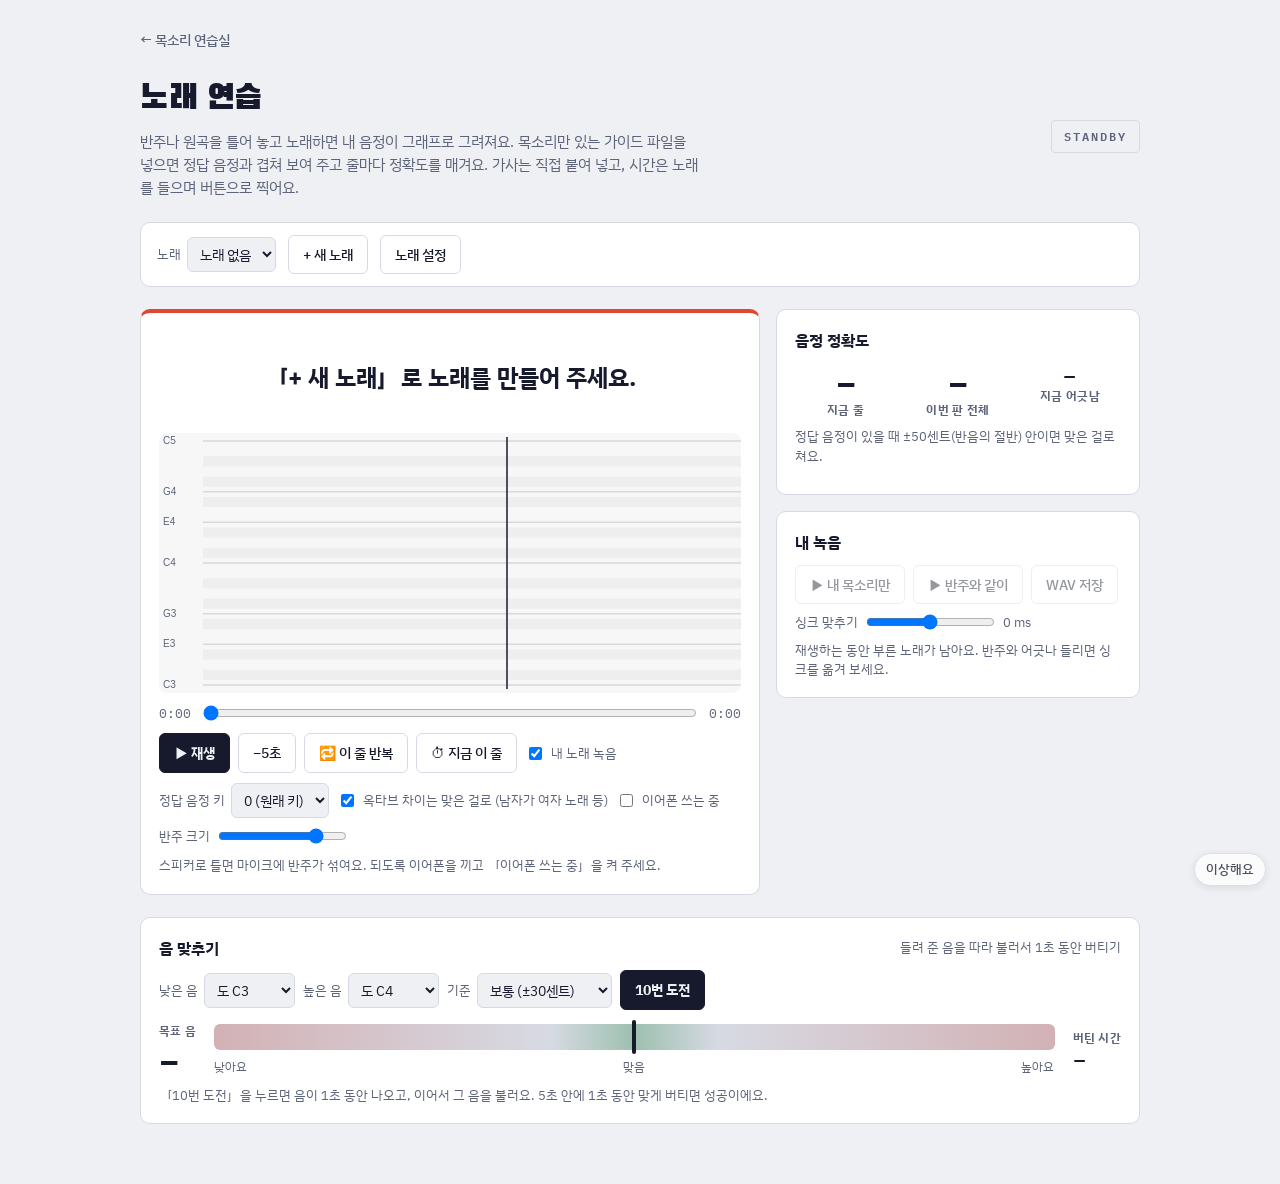
<file: sing.html>
<!DOCTYPE html>
<html lang="ko">
<head>
<meta charset="utf-8">
<meta name="viewport" content="width=device-width, initial-scale=1">
<title>노래 연습 · 목소리 연습실</title>
<link rel="preconnect" href="https://fonts.googleapis.com">
<link rel="preconnect" href="https://fonts.gstatic.com" crossorigin>
<link href="https://fonts.googleapis.com/css2?family=IBM+Plex+Sans+KR:wght@400;500;700&family=IBM+Plex+Mono:wght@500;600&family=Black+Han+Sans&display=swap" rel="stylesheet">
<link rel="stylesheet" href="assets/style.css?v=202611281900">
<script src="assets/report.js?v=202611281900"></script>
</head>
<body>
<div class="wrap">
  <nav class="crumb"><a href="./">← 목소리 연습실</a></nav>
  <header>
    <div>
      <h1>노래 연습</h1>
      <p class="sub">반주나 원곡을 틀어 놓고 노래하면 내 음정이 그래프로 그려져요. 목소리만 있는 가이드 파일을 넣으면 정답 음정과 겹쳐 보여 주고 줄마다 정확도를 매겨요. 가사는 직접 붙여 넣고, 시간은 노래를 들으며 버튼으로 찍어요.</p>
    </div>
    <div class="tally" id="tally">STANDBY</div>
  </header>

  <section class="panel sc-top">
    <label class="ym-field">노래 <select id="sgSel" aria-label="노래 선택"></select></label>
    <button type="button" id="sgNew">+ 새 노래</button>
    <button type="button" id="sgEditBtn">노래 설정</button>
    <span class="cap" id="topMsg" style="margin:0"></span>
  </section>

  <section class="panel sg-edit" id="editBox" hidden>
    <div class="chart-head"><h2>노래 설정</h2><div class="sup-ctl"><button type="button" class="primary-sm" id="edSave">저장</button><button type="button" id="edCancel">닫기</button><button type="button" class="del" id="edDel">이 노래 삭제</button></div></div>
    <input type="text" id="edTitle" maxlength="40" placeholder="노래 제목" aria-label="노래 제목">
    <div class="sg-src">
      <div><div class="ym-lab">① 틀 소리 (반주 또는 원곡)</div>
        <div class="sc-sub"><label class="btnlike">음악 파일 올리기<input type="file" id="edTrack" accept="audio/*,video/*"></label><span class="cap" id="edTrackTxt" style="margin:0"></span></div>
        <input type="text" id="edYt" placeholder="또는 유튜브 주소 (파일이 없을 때)" aria-label="유튜브 주소"></div>
      <div><div class="ym-lab">② 정답 음정 (선택)</div>
        <div class="sc-sub"><label class="btnlike">가이드 파일 올리기<input type="file" id="edGuide" accept="audio/*,video/*"></label><button type="button" id="edGuideSame">①번 파일로 만들기</button><span class="cap" id="edGuideTxt" style="margin:0"></span></div>
        <p class="cap" style="margin:4px 0 0">목소리만 있는 파일(가이드 보컬, 내가 잘 부른 녹음)이 가장 정확해요. 원곡으로 만들면 악기 소리가 섞여서 대략만 맞아요. 반주(MR)로는 만들 수 없어요.</p></div>
    </div>
    <div class="ym-lab" style="margin-top:6px">③ 가사</div>
    <textarea id="edLyrics" rows="10" spellcheck="false" placeholder="가사를 한 줄씩 붙여 넣으세요. 시간은 비워 두고, 노래를 들으며 「⏱ 지금 이 줄」로 찍으면 돼요.&#10;[0:12.5] 처럼 시간이 붙은 가사(LRC)도 그대로 읽어요." aria-label="가사"></textarea>
    <p class="cap" style="margin:0">가사는 이 기기에만 저장돼요. 사이트에 미리 넣어 두지 않는 건 가사에 저작권이 있어서예요.</p>
  </section>

  <section class="sg-main">
    <div class="panel sg-stage">
      <div class="sg-yt" id="ytBox" hidden><div id="ytPlayer"></div></div>
      <div class="sg-lyric"><div class="sg-prev" id="lyPrev"></div><div class="sg-now" id="lyNow">노래를 고르거나 「+ 새 노래」로 만들어 주세요.</div><div class="sg-next" id="lyNext"></div></div>
      <canvas id="pitchCv" class="sg-cv" height="260" aria-label="음정 그래프"></canvas>
      <div class="sg-bar"><span id="tNow">0:00</span><input type="range" id="seek" min="0" max="100" step="0.1" value="0" aria-label="재생 위치"><span id="tLen">0:00</span></div>
      <div class="sc-ctl">
        <button type="button" class="primary-sm" id="playBtn">▶ 재생</button>
        <button type="button" id="back5">−5초</button>
        <button type="button" id="lineLoop">🔁 이 줄 반복</button>
        <button type="button" id="stampBtn" title="가사 줄이 시작될 때 누르세요 (Enter)">⏱ 지금 이 줄</button>
        <label class="tog"><input type="checkbox" id="recOn" checked> 내 노래 녹음</label>
      </div>
      <div class="sc-sub">
        <label class="ym-field">정답 음정 키 <select id="keySel"></select></label>
        <label class="tog"><input type="checkbox" id="octFree" checked> 옥타브 차이는 맞은 걸로 (남자가 여자 노래 등)</label>
        <label class="tog"><input type="checkbox" id="phones"> 이어폰 쓰는 중</label>
        <label class="ym-field">반주 크기 <input type="range" id="vol" min="0" max="1" step="0.05" value="0.8" aria-label="반주 크기"></label>
      </div>
      <p class="cap sg-key" id="keyMsg" hidden></p>
      <p class="cap" id="playMsg" style="margin:0">스피커로 틀면 마이크에 반주가 섞여요. 되도록 이어폰을 끼고 「이어폰 쓰는 중」을 켜 주세요.</p>
    </div>
    <div class="sg-side">
      <div class="panel">
        <div class="chart-head"><h2>음정 정확도</h2></div>
        <div class="sg-score"><div><div class="ym-num" id="accNow">–</div><div class="ym-lab">지금 줄</div></div><div><div class="ym-num" id="accAll">–</div><div class="ym-lab">이번 판 전체</div></div><div><div class="ym-num sm" id="centNow">–</div><div class="ym-lab">지금 어긋남</div></div></div>
        <p class="cap" id="accNote" style="margin-bottom:0">정답 음정이 있을 때 ±50센트(반음의 절반) 안이면 맞은 걸로 쳐요.</p>
        <ol class="sg-lines" id="lineScores"></ol>
      </div>
      <div class="panel">
        <div class="chart-head"><h2>내 녹음</h2></div>
        <div class="sc-sub"><button type="button" id="myPlay" disabled>▶ 내 목소리만</button><button type="button" id="mixPlay" disabled>▶ 반주와 같이</button><button type="button" id="mixSave" disabled>WAV 저장</button></div>
        <label class="ym-field" style="margin-top:8px">싱크 맞추기 <input type="range" id="sync" min="-400" max="400" step="10" value="0" aria-label="싱크 맞추기"> <span id="syncTxt">0 ms</span></label>
        <p class="cap" id="myMsg" style="margin-bottom:0">재생하는 동안 부른 노래가 남아요. 반주와 어긋나 들리면 싱크를 옮겨 보세요.</p>
      </div>
    </div>
  </section>

  <section id="drill" class="panel">
    <div class="chart-head"><h2>음 맞추기</h2><span class="cap" style="margin:0">들려 준 음을 따라 불러서 1초 동안 버티기</span></div>
    <div class="sc-sub">
      <label class="ym-field">낮은 음 <select id="drLo"></select></label>
      <label class="ym-field">높은 음 <select id="drHi"></select></label>
      <label class="ym-field">기준 <select id="drTol"><option value="50">쉬움 (±50센트)</option><option value="30" selected>보통 (±30센트)</option><option value="15">어려움 (±15센트)</option></select></label>
      <button type="button" class="primary-sm" id="drGo">10번 도전</button>
    </div>
    <div class="sg-drill">
      <div><div class="ym-lab">목표 음</div><div class="ym-num" id="drTarget">–</div></div>
      <div class="sg-needle"><div class="sg-needle-t"><i id="drNeedle"></i></div><div class="br-scale"><span>낮아요</span><span>맞음</span><span>높아요</span></div></div>
      <div><div class="ym-lab">버틴 시간</div><div class="ym-num sm" id="drHold">–</div></div>
    </div>
    <p class="cap" id="drMsg">「10번 도전」을 누르면 음이 1초 동안 나오고, 이어서 그 음을 불러요. 5초 안에 1초 동안 맞게 버티면 성공이에요.</p>
    <ol class="tr-reps" id="drReps"></ol>
  </section>
</div>

<script src="assets/voicefeat.js?v=202611281900"></script>
<script>
(() => {
const $ = id => document.getElementById(id);
const css = n => getComputedStyle(document.documentElement).getPropertyValue(n).trim();
const esc = s => String(s == null ? '' : s).replace(/[&<>"]/g, c => ({ '&': '&amp;', '<': '&lt;', '>': '&gt;', '"': '&quot;' }[c]));
const uid = () => Date.now().toString(36) + Math.random().toString(36).slice(2, 6);
const midiOf = f => 69 + 12 * Math.log2(f / 440), hzOf = m => 440 * 2 ** ((m - 69) / 12);
const EN = ['C', 'C#', 'D', 'D#', 'E', 'F', 'F#', 'G', 'G#', 'A', 'A#', 'B'], KO = ['도', '도#', '레', '레#', '미', '파', '파#', '솔', '솔#', '라', '라#', '시'];
const nm = m => { m = Math.round(m); return `${KO[((m % 12) + 12) % 12]} ${EN[((m % 12) + 12) % 12]}${Math.floor(m / 12) - 1}`; };
const fmtT = x => { x = Math.max(0, x || 0); return `${Math.floor(x / 60)}:${String(Math.floor(x % 60)).padStart(2, '0')}`; };
const ytId = u => { const m = String(u || '').match(/(?:youtu\.be\/|[?&]v=|\/shorts\/|\/embed\/|\/live\/)([\w-]{11})/) || String(u || '').trim().match(/^([\w-]{11})$/); return m ? m[1] : ''; };

// ---------- 저장 ----------
const LKEY = 'moksori.songs';
let SG = { list: [], cur: null }; try { SG = Object.assign(SG, JSON.parse(localStorage.getItem(LKEY) || '{}')); } catch (_) {}
const saveSG = () => { try { localStorage.setItem(LKEY, JSON.stringify(SG)); } catch (_) {} };
const song = () => SG.list.find(s => s.id === SG.cur) || null;
const DB = (() => { let p = null; const open = () => p || (p = new Promise((res, rej) => { const r = indexedDB.open('moksori-sing', 1); r.onupgradeneeded = () => r.result.createObjectStore('files', { keyPath: 'key' }); r.onsuccess = () => res(r.result); r.onerror = () => { p = null; rej(r.error); }; }));
  const tx = async (mode, fn) => { const d = await open(); return new Promise((res, rej) => { const t = d.transaction('files', mode), q = fn(t.objectStore('files')); let out; if (q) q.onsuccess = () => { out = q.result; }; t.oncomplete = () => res(out); t.onerror = () => rej(t.error); }); };
  return { get: k => tx('readonly', s => s.get(k)), put: v => tx('readwrite', s => s.put(v)), del: k => tx('readwrite', s => s.delete(k)) }; })();

// ---------- 가사 ----------
const TRE = /^\s*\[(\d+):(\d+(?:\.\d+)?)\]\s*/;
function parseLy(text) { return String(text || '').split(/\r?\n/).map(r => r.trim()).filter(r => r && !/^\[(ar|ti|al|by|offset|length):/i.test(r)).map(r => { const m = r.match(TRE); return m ? { t: +m[1] * 60 + +m[2], text: r.slice(m[0].length) } : { t: null, text: r }; }).filter(l => l.text); }
const lyToText = ly => ly.map(l => (l.t != null ? `[${Math.floor(l.t / 60)}:${(l.t % 60).toFixed(2).padStart(5, '0')}] ` : '') + l.text).join('\n');
let LY = [];
function lineAt(t) { let k = -1; for (let i = 0; i < LY.length; i++) if (LY[i].t != null && LY[i].t <= t + 0.05) k = i; return k; }

// ---------- 오디오 ----------
let actx = null, track = null, guide = null, src = null, gain = null, startAt = 0, offset = 0, playingT = false, yt = null, ytReady = false;
const ctx = () => { actx = actx || new (window.AudioContext || window.webkitAudioContext)(); return actx; };
async function decode(blob) { const ab = await blob.arrayBuffer(); return new Promise((res, rej) => { const p = ctx().decodeAudioData(ab, res, rej); if (p && p.then) p.then(res, rej); }); }
const useYt = () => !track && !!(song() && song().yt);
const dur = () => track ? track.duration : useYt() && ytReady ? (yt.getDuration() || 0) : 0;
function now() { if (track) return playingT ? actx.currentTime - startAt : offset; if (useYt() && ytReady) { try { return yt.getCurrentTime() || 0; } catch (_) { return 0; } } return 0; }
function play() {
  if (track) { stopSrc(); src = actx.createBufferSource(); src.buffer = track; gain = gain || actx.createGain(); gain.gain.value = +$('vol').value; src.connect(gain); gain.connect(actx.destination); startAt = actx.currentTime - offset; src.start(0, Math.max(0, offset)); src.onended = () => { if (src && playingT && now() >= track.duration - 0.05) { playingT = false; offset = 0; onStop(true); } }; playingT = true; }
  else if (useYt() && ytReady) { yt.setVolume(Math.round(+$('vol').value * 100)); yt.playVideo(); }
}
function pause() { if (track) { offset = now(); stopSrc(); playingT = false; } else if (useYt() && ytReady) yt.pauseVideo(); }
function stopSrc() { if (src) { src.onended = null; try { src.stop(); } catch (_) {} src = null; } }
function seekTo(t) { t = Math.max(0, Math.min(dur() || 0, t)); if (track) { const was = playingT; if (was) { stopSrc(); playingT = false; } offset = t; if (was) play(); } else if (useYt() && ytReady) yt.seekTo(t, true); markSeek(); }
const isPlaying = () => track ? playingT : useYt() && ytReady ? yt.getPlayerState() === 1 : false;
$('vol').addEventListener('input', () => { if (gain) gain.gain.value = +$('vol').value; if (useYt() && ytReady) yt.setVolume(Math.round(+$('vol').value * 100)); });

// 유튜브
let ytApi = null;
function ytLoadApi() { return ytApi || (ytApi = new Promise((res, rej) => { if (window.YT && YT.Player) return res(); window.onYouTubeIframeAPIReady = () => res(); const sc = document.createElement('script'); sc.src = 'https://www.youtube.com/iframe_api'; sc.onerror = () => { ytApi = null; rej(new Error('yt')); }; document.head.appendChild(sc); })); }
async function ytSetup(id) {
  $('ytBox').hidden = !id; if (!id) return;
  try { await ytLoadApi(); if (yt && ytReady) { yt.cueVideoById(id); return; } ytReady = false; yt = new YT.Player('ytPlayer', { videoId: id, playerVars: { playsinline: 1, rel: 0 }, events: { onReady: () => { ytReady = true; }, onError: e => { const c = e && e.data, m = c === 101 || c === 150 ? '영상 주인이 다른 사이트에서 틀지 못하게 막아 뒀어요. 다른 영상으로 해 보세요' : c === 100 ? '지워졌거나 비공개 영상이에요' : c === 2 ? '영상 주소가 잘못됐어요' : `영상을 틀지 못했어요 (오류 ${c})`; $('playMsg').innerHTML = `<span class="err">${m}</span>`; if (window.Diag) Diag.set('유튜브', m); }, onStateChange: e => { if (e.data === 1) onStart(); else if (e.data === 2 || e.data === 0) onStop(e.data === 0); } } }); }
  catch (_) { $('playMsg').innerHTML = '<span class="err">유튜브에 연결하지 못했어요.</span>'; }
}

// ---------- 정답 음정 만들기 (20ms 간격) ----------
const HOP = 0.02;
async function contourOf(blob, onProg) {
  const ab = await decode(blob), d = Math.min(ab.duration, 600), off = new OfflineAudioContext(1, Math.ceil(d * 16000), 16000), s = off.createBufferSource(); s.buffer = ab; s.connect(off.destination); s.start();
  const x = (await off.startRendering()).getChannelData(0), n = Math.floor((x.length - 1024) / 320), out = new Float32Array(Math.max(0, n)).fill(NaN), dbs = new Float32Array(Math.max(0, n));
  for (let k = 0; k < n; k++) { const r = VF.analyze(x.subarray(k * 320, k * 320 + 1024)); dbs[k] = r.db; if (r.f0 > 70 && r.f0 < 1100 && r.clarity > 0.75) out[k] = midiOf(r.f0); if (k % 400 === 0) { onProg && onProg(k / n); await new Promise(r => setTimeout(r, 0)); } }
  const pk = Math.max(...dbs); for (let k = 0; k < n; k++) if (dbs[k] < pk - 35) out[k] = NaN;
  for (let k = 1; k < n - 1; k++) if (!isNaN(out[k]) && isNaN(out[k - 1]) && isNaN(out[k + 1])) out[k] = NaN; // 혼자 튀는 점 지우기
  return out;
}
const keyShift = () => +$('keySel').value;
function refAt(t) { if (!guide) return NaN; const k = Math.round(t / HOP); return k >= 0 && k < guide.length ? guide[k] + keyShift() : NaN; }

// ---------- 마이크 ----------
let mic = null, myPts = [], myRec = null, floorDb = -60;
async function ensureMic() {
  const want = !$('phones').checked;
  if (mic && mic.ec === want) return true;
  if (mic) stopMic();
  try {
    const stream = await navigator.mediaDevices.getUserMedia({ audio: { echoCancellation: want, noiseSuppression: false, autoGainControl: false } });
    ctx(); if (actx.state === 'suspended') await actx.resume();
    const s = actx.createMediaStreamSource(stream), proc = actx.createScriptProcessor(2048, 1, 1), mute = actx.createGain(); mute.gain.value = 0;
    const st = new VF.Stream16k(actx.sampleRate); let last = 0;
    proc.onaudioprocess = e => { st.push(e.inputBuffer.getChannelData(0)); const fr = VF.analyze(st.last(VF.N)); const n = st.total - last; last = st.total; if (myRec) myRec.chunks.push(st.last(Math.min(n, 16000))); onFrame(fr); };
    s.connect(proc); proc.connect(mute); mute.connect(actx.destination); mic = { stream, s, proc, mute, ec: want }; return true;
  } catch (_) { $('playMsg').innerHTML = `<span class="err">마이크를 쓸 수 없어요. ${location.protocol === 'file:' ? '사이트 주소로 열어 주세요.' : '주소창 자물쇠 아이콘에서 허용해 주세요.'}</span>`; return false; }
}
function stopMic() { if (!mic) return; mic.proc.onaudioprocess = null; try { mic.s.disconnect(); mic.proc.disconnect(); mic.mute.disconnect(); } catch (_) {} mic.stream.getTracks().forEach(t => t.stop()); mic = null; }
$('phones').addEventListener('change', () => { if (mic) ensureMic(); });

// ---------- 채점 ----------
let SC = null; // 이번 판
const tol = 50;
function diffCents(my, ref) { let d = (my - ref) * 100; if ($('octFree').checked) { d = ((d % 1200) + 1200) % 1200; if (d > 600) d -= 1200; } return d; }
function onFrame(fr) {
  floorDb = Math.min(floorDb + 0.03, fr.db);
  const voiced = fr.f0 > 70 && fr.db > floorDb + 12 && fr.clarity > 0.6;
  if (drill) drillFrame(fr, voiced);
  if (!isPlaying()) return;
  const t = now() - (actx.outputLatency || 0) - (actx.baseLatency || 0) - 0.05; // 들린 뒤 따라 부르고, 마이크로 들어와 분석되기까지 걸린 시간
  if (voiced) myPts.push({ t, m: midiOf(fr.f0) }); while (myPts.length && myPts[0].t < t - 12) myPts.shift();
  const r = refAt(t);
  if (SC && voiced && !isNaN(r)) {
    const d = diffCents(midiOf(fr.f0), r), ok = Math.abs(d) <= tol, li = lineAt(t);
    SC.n++; if (ok) SC.hit++; const L = SC.lines[li] = SC.lines[li] || { n: 0, hit: 0, sum: 0 }; L.n++; if (ok) L.hit++; L.sum += d;
    $('centNow').textContent = `${d > 0 ? '+' : ''}${Math.round(d)}`; $('centNow').className = 'ym-num sm ' + (ok ? 'good' : Math.abs(d) < 100 ? 'warnc' : 'badc');
  } else if (!voiced) $('centNow').textContent = '–';
}
function scoreView() {
  if (!SC || !guide) { $('accNow').textContent = $('accAll').textContent = '–'; return; }
  const li = lineAt(now()), L = SC.lines[li];
  $('accNow').textContent = L && L.n > 10 ? Math.round(L.hit / L.n * 100) + '%' : '–';
  $('accAll').textContent = SC.n > 20 ? Math.round(SC.hit / SC.n * 100) + '%' : '–';
  if (window.Diag && SC.n > 20) Diag.set('노래 채점', `전체 ${Math.round(SC.hit / SC.n * 100)}%, 키 ${keyShift()}, 옥타브 무시 ${$('octFree').checked ? '켬' : '끔'}, 이어폰 ${$('phones').checked ? '켬' : '끔'}`);
}
function renderLineScores() {
  if (!SC || !guide) { $('lineScores').innerHTML = ''; return; }
  const rows = Object.entries(SC.lines).filter(([i, L]) => +i >= 0 && L.n > 15).map(([i, L]) => ({ i: +i, acc: L.hit / L.n, bias: L.sum / L.n })).sort((a, b) => a.acc - b.acc).slice(0, 6);
  $('lineScores').innerHTML = rows.map(r => `<li><button type="button" data-line="${r.i}" title="이 줄로 가서 반복">${Math.round(r.acc * 100)}%</button> ${esc((LY[r.i] || {}).text || '')}<span class="cap" style="margin:0"> ${Math.abs(r.bias) > 15 ? (r.bias > 0 ? '· 대체로 높아요' : '· 대체로 낮아요') : ''}</span></li>`).join('');
  if (rows.length) $('accNote').textContent = '정확도가 낮은 줄부터 보여 줘요. 누르면 그 줄로 가서 반복해요.';
}
$('lineScores').addEventListener('click', e => { const b = e.target.closest('[data-line]'); if (!b) return; const l = LY[+b.dataset.line]; if (l && l.t != null) { loop = +b.dataset.line; $('lineLoop').classList.add('on'); seekTo(Math.max(0, l.t - 0.5)); if (!isPlaying()) $('playBtn').click(); } });

// ---------- 재생 시작·멈춤 ----------
async function onStart() {
  if (!(await ensureMic())) return;
  $('playBtn').textContent = '❚❚ 멈춤'; $('tally').classList.add('on'); $('tally').textContent = 'ON AIR';
  if (!SC) SC = { n: 0, hit: 0, lines: {} };
  if ($('recOn').checked && !myRec) myRec = { chunks: [], t0: now(), lat: (actx.baseLatency || 0) + (actx.outputLatency || 0) };
}
function onStop(ended) {
  $('playBtn').textContent = '▶ 재생'; $('tally').classList.remove('on'); $('tally').textContent = 'STANDBY';
  if (myRec) { const r = myRec; myRec = null; let n = 0; for (const c of r.chunks) n += c.length; if (n > 16000) { const x = new Float32Array(n); let o = 0; for (const c of r.chunks) { x.set(c, o); o += c.length; } MY = { x, t0: r.t0, lat: r.lat }; $('myPlay').disabled = false; $('mixPlay').disabled = $('mixSave').disabled = !track; $('myMsg').textContent = `${fmtT(r.t0)}부터 ${Math.round(n / 16000)}초 녹음했어요.${track ? '' : ' 유튜브로 틀 때는 반주와 섞어 듣기가 안 돼요.'}`; } }
  renderLineScores();
  if (ended && SC && SC.n > 40) $('accNote').textContent = `끝! 이번 판 음정 정확도 ${Math.round(SC.hit / SC.n * 100)}%. 아래 줄을 눌러 약한 곳만 다시 불러 보세요.`;
}
function markSeek() { if (myRec) { onStop(false); if (isPlaying()) onStart(); } }
$('playBtn').addEventListener('click', async () => {
  if (!song()) { $('topMsg').textContent = '먼저 노래를 만들어 주세요.'; return; }
  ctx(); if (actx.state === 'suspended') await actx.resume();
  if (isPlaying()) { pause(); if (track) onStop(false); return; }
  if (!track && !useYt()) { $('playMsg').innerHTML = '<span class="err">틀 소리가 없어요. 「노래 설정」에서 음악 파일이나 유튜브 주소를 넣어 주세요.</span>'; return; }
  if (useYt() && !ytReady) { $('playMsg').textContent = '영상을 불러오는 중이에요. 잠깐 뒤에 다시 눌러 주세요.'; return; }
  if (!(await ensureMic())) return;
  if (now() < 0.3) SC = { n: 0, hit: 0, lines: {} };
  play(); if (track) onStart();
});
$('back5').addEventListener('click', () => seekTo(now() - 5));
$('seek').addEventListener('input', () => seekTo(+$('seek').value / 100 * (dur() || 0)));
let loop = -1;
$('lineLoop').addEventListener('click', () => { if (loop >= 0) { loop = -1; $('lineLoop').classList.remove('on'); return; } const li = lineAt(now()); if (li < 0) { $('playMsg').textContent = '가사에 시간이 있어야 줄 반복이 돼요.'; return; } loop = li; $('lineLoop').classList.add('on'); });
$('stampBtn').addEventListener('click', stamp);
function stamp() {
  const s = song(); if (!s || !LY.length) { $('playMsg').textContent = '「노래 설정」에서 가사를 먼저 넣어 주세요.'; return; }
  let k = LY.findIndex((l, i) => l.t == null || (i > 0 && LY[i - 1].t != null && l.t <= LY[i - 1].t)); const t = Math.max(0, now() - 0.15);
  const done = LY.filter(l => l.t != null && l.t < t).length; if (k < 0 || done > k) k = Math.min(LY.length - 1, done);
  LY[k].t = t; for (let i = k + 1; i < LY.length; i++) if (LY[i].t != null && LY[i].t <= t) LY[i].t = null;
  s.lyrics = lyToText(LY); saveSG(); $('playMsg').textContent = `${k + 1}번째 줄을 ${fmtT(t)}에 맞췄어요.${k + 1 < LY.length ? ' 다음 줄이 시작될 때 또 누르세요.' : ' 다 찍었어요!'}`;
}
document.addEventListener('keydown', e => { if (/INPUT|TEXTAREA|SELECT/.test(document.activeElement.tagName)) return; if (e.key === 'Enter') { e.preventDefault(); stamp(); } else if (e.code === 'Space') { e.preventDefault(); $('playBtn').click(); } });

// ---------- 그리기 ----------
const cv = $('pitchCv'), g = cv.getContext('2d');
let range = [48, 72];
function fitRange() {
  let lo = 48, hi = 72;
  if (guide) { const v = [...guide].filter(x => !isNaN(x)).sort((a, b) => a - b); if (v.length > 20) { lo = v[Math.floor(v.length * 0.02)] + keyShift() - 3; hi = v[Math.floor(v.length * 0.98)] + keyShift() + 3; } }
  else { try { const R = JSON.parse(localStorage.getItem('moksori.range') || '{}').results || [], r = R[R.length - 1]; if (r && r.low && (r.fals || r.chest)) { lo = r.low; hi = Math.min(r.low + 30, r.fals || r.chest); } } catch (_) {} }
  if (hi - lo < 14) { const c = (hi + lo) / 2; lo = c - 7; hi = c + 7; } range = [Math.floor(lo), Math.ceil(hi)];
}
function draw() {
  const W = cv.clientWidth, H = cv.clientHeight, dpr = devicePixelRatio || 1; if (cv.width !== W * dpr) { cv.width = W * dpr; cv.height = H * dpr; }
  g.setTransform(dpr, 0, 0, dpr, 0, 0); g.clearRect(0, 0, W, H);
  const t = now(), A = 4, B = 3, L = 44, x = s => L + (s - (t - A)) / (A + B) * (W - L - 6), y = m => H - 8 - (m - range[0]) / (range[1] - range[0]) * (H - 16);
  g.font = '11px var(--font-mono, monospace)'; g.textBaseline = 'middle';
  for (let m = Math.ceil(range[0]); m <= range[1]; m++) { const pc = ((m % 12) + 12) % 12, blk = [1, 3, 6, 8, 10].includes(pc); g.fillStyle = blk ? 'rgba(127,127,127,.07)' : 'transparent'; g.fillRect(L, y(m + 0.5), W - L, y(m - 0.5) - y(m + 0.5)); if (pc === 0 || pc === 4 || pc === 7) { g.fillStyle = css('--muted'); g.fillText(EN[pc] + (Math.floor(m / 12) - 1), 4, y(m)); g.strokeStyle = 'rgba(127,127,127,.25)'; g.beginPath(); g.moveTo(L, y(m)); g.lineTo(W, y(m)); g.stroke(); } }
  if (guide) { g.strokeStyle = css('--ref'); g.lineWidth = 9; g.lineCap = 'round'; g.globalAlpha = 0.45; g.beginPath(); let on = false; for (let s = t - A; s <= t + B; s += HOP) { const r = refAt(s); if (isNaN(r)) { on = false; continue; } const X = x(s), Y = y(r); if (!on) { g.moveTo(X, Y); on = true; } else g.lineTo(X, Y); } g.stroke(); g.globalAlpha = 1; }
  g.fillStyle = css('--imi'); for (const p of myPts) { if (p.t < t - A || p.t > t) continue; let m = p.m; if ($('octFree').checked && guide) { const r = refAt(p.t); if (!isNaN(r)) m = r + diffCents(p.m, r) / 100; } g.beginPath(); g.arc(x(p.t), y(m), 2.6, 0, 7); g.fill(); }
  g.strokeStyle = css('--ink'); g.lineWidth = 1.5; g.beginPath(); g.moveTo(x(t), 4); g.lineTo(x(t), H - 4); g.stroke();
  if (myPts.length && t - myPts[myPts.length - 1].t < 0.15) { const p = myPts[myPts.length - 1]; g.fillStyle = css('--ink'); g.fillText(nm(p.m), x(t) + 6, Math.max(10, Math.min(H - 10, y(p.m) - 12))); }
}
function tick() {
  const t = now(), D = dur();
  $('tNow').textContent = fmtT(t); $('tLen').textContent = fmtT(D); if (D && document.activeElement !== $('seek')) $('seek').value = t / D * 100;
  const li = lineAt(t); $('lyPrev').textContent = li > 0 ? LY[li - 1].text : ''; $('lyNow').textContent = li >= 0 ? LY[li].text : (LY[0] ? (LY[0].t == null ? '가사 시간이 아직 없어요 · 노래를 틀고 줄이 시작될 때마다 Enter' : '♪') : (song() ? '가사 없음 · 「노래 설정」에서 넣을 수 있어요' : $('lyNow').textContent)); $('lyNext').textContent = LY[li + 1] ? LY[li + 1].text : '';
  if (loop >= 0 && isPlaying()) { const a = LY[loop].t, b = (LY[loop + 1] && LY[loop + 1].t) || a + 8; if (a != null && (t > b + 0.3 || t < a - 1.5)) seekTo(Math.max(0, a - 0.5)); }
  scoreView(); draw(); requestAnimationFrame(tick);
}

// ---------- 내 녹음 ----------
let MY = null, myNode = null;
$('sync').addEventListener('input', () => { $('syncTxt').textContent = `${$('sync').value} ms`; });
function stopMine() { if (myNode) { try { myNode.forEach(n => n.stop()); } catch (_) {} myNode = null; } }
$('myPlay').addEventListener('click', () => { stopMine(); if (!MY) return; const b = actx.createBuffer(1, MY.x.length, 16000); b.copyToChannel(MY.x, 0); const n = actx.createBufferSource(); n.buffer = b; n.connect(actx.destination); n.start(); myNode = [n]; });
function mixPlan() { const lag = (MY.lat || 0) + (+$('sync').value) / 1000; return { voiceAt: Math.max(0, -lag), trackFrom: MY.t0 + Math.max(0, lag) }; }
$('mixPlay').addEventListener('click', () => {
  stopMine(); if (!MY || !track) return; if (isPlaying()) pause(); const p = mixPlan(), T = actx.currentTime + 0.05;
  const a = actx.createBufferSource(); a.buffer = track; const ga = actx.createGain(); ga.gain.value = +$('vol').value * 0.8; a.connect(ga); ga.connect(actx.destination); a.start(T, p.trackFrom, MY.x.length / 16000 + 0.5);
  const b = actx.createBuffer(1, MY.x.length, 16000); b.copyToChannel(MY.x, 0); const v = actx.createBufferSource(); v.buffer = b; v.connect(actx.destination); v.start(T + p.voiceAt); myNode = [a, v];
});
$('mixSave').addEventListener('click', async () => {
  if (!MY || !track) return; const p = mixPlan(), len = MY.x.length / 16000 + 0.5, sr = 44100, off = new OfflineAudioContext(1, Math.ceil(len * sr), sr);
  const a = off.createBufferSource(); a.buffer = track; const ga = off.createGain(); ga.gain.value = +$('vol').value * 0.8; a.connect(ga); ga.connect(off.destination); a.start(0, p.trackFrom, len);
  const b = off.createBuffer(1, MY.x.length, 16000); b.copyToChannel(MY.x, 0); const v = off.createBufferSource(); v.buffer = b; v.connect(off.destination); v.start(p.voiceAt);
  const x = (await off.startRendering()).getChannelData(0); let pk = 0; for (const s of x) pk = Math.max(pk, Math.abs(s)); const k = pk > 0.99 ? 0.99 / pk : 1;
  const buf = new ArrayBuffer(44 + x.length * 2), dv = new DataView(buf), w = (o, s) => { for (let i = 0; i < s.length; i++) dv.setUint8(o + i, s.charCodeAt(i)); };
  w(0, 'RIFF'); dv.setUint32(4, 36 + x.length * 2, true); w(8, 'WAVEfmt '); dv.setUint32(16, 16, true); dv.setUint16(20, 1, true); dv.setUint16(22, 1, true); dv.setUint32(24, sr, true); dv.setUint32(28, sr * 2, true); dv.setUint16(32, 2, true); dv.setUint16(34, 16, true); w(36, 'data'); dv.setUint32(40, x.length * 2, true);
  for (let i = 0; i < x.length; i++) dv.setInt16(44 + i * 2, x[i] * k * 32767, true);
  const el = document.createElement('a'); el.href = URL.createObjectURL(new Blob([buf], { type: 'audio/wav' })); el.download = `${(song().title || '노래').replace(/[\\/:*?"<>|]/g, '')}-내노래.wav`; document.body.appendChild(el); el.click(); el.remove();
});


// ---------- 키 추천: 정답 음정과 내 음역(음역대 페이지 기록)을 비교 ----------
function keyAdvice() {
  const box = $('keyMsg'); box.hidden = true; if (!guide) return;
  let r = null; try { const R = JSON.parse(localStorage.getItem('moksori.range') || '{}').results || []; r = R[R.length - 1]; } catch (_) {}
  const v = [...guide].filter(x => !isNaN(x)); if (v.length < 50) return;
  const sv = v.sort((a, b) => a - b), lo = sv[Math.floor(sv.length * 0.05)], hi = sv[Math.floor(sv.length * 0.95)];
  box.hidden = false;
  if (!r || !r.low || !(r.chest || r.fals)) { box.innerHTML = `이 노래 음역: ${nm(lo)} ~ ${nm(hi)}. <a href="range.html">음역대 측정</a>을 해 두면 나에게 맞는 키를 추천해 줘요.`; return; }
  const cLo = r.low + 2, cHi = r.chest || r.fals, fLo = r.low, fHi = Math.max(r.chest || 0, r.fals || 0);
  // 키는 -6~+6 반음 안에서 고르고, 옥타브는 따로 (남자가 여자 노래를 한 옥타브 아래로 부르는 것처럼)
  const costOf = sh => { let c = 0; for (const m of sv) { const x = m + sh; c += x < fLo || x > fHi ? 4 : x < cLo || x > cHi ? 1 : 0; } return c / sv.length; };
  let best = 0, oct = 0, bestCost = 1e9;
  for (let k = -6; k <= 6; k++) for (const o of [-24, -12, 0, 12]) { const c = costOf(k + o) + Math.abs(k) * 0.01; if (c < bestCost) { bestCost = c; best = k; oct = o; } }
  const out = sv.filter(m => m + best + oct < fLo || m + best + oct > fHi).length / sv.length;
  const octTxt = oct ? ` · ${Math.abs(oct / 12)}옥타브 ${oct < 0 ? '아래' : '위'}로` : '';
  box.innerHTML = `이 노래 음역 ${nm(lo)} ~ ${nm(hi)} · 내 편한 음역 ${nm(cLo)} ~ ${nm(cHi)} → 추천 키 <b>${best > 0 ? '+' + best : best}${best ? '반음' : ' (원래 키)'}${octTxt}</b>${out > 0.03 ? ` (그래도 ${Math.round(out * 100)}%는 내 음역 밖이에요)` : ''}${best !== keyShift() ? ' <button type="button" id="keyApply">추천 키로</button>' : ' ✓'}${oct && !$('octFree').checked ? ' · 「옥타브 차이는 맞은 걸로」를 켜 두세요' : ''}<br><span class="cap">정답 음정 줄만 옮겨 보여 줘요. 반주 키는 그대로라서, 실제로 키를 바꿔 부르려면 키를 바꾼 반주(MR)를 쓰세요.</span>`;
  const b = $('keyApply'); if (b) b.addEventListener('click', () => { $('keySel').value = String(best); $('keySel').dispatchEvent(new Event('change')); keyAdvice(); });
}
// ---------- 노래 고르기·설정 ----------
async function loadSong() {
  stopSrc(); playingT = false; offset = 0; track = null; guide = null; MY = null; SC = null; myPts = []; loop = -1; $('lineLoop').classList.remove('on');
  $('myPlay').disabled = $('mixPlay').disabled = $('mixSave').disabled = true;
  $('sgSel').innerHTML = SG.list.map(s => `<option value="${s.id}">${esc(s.title)}</option>`).join('') || '<option>노래 없음</option>';
  const s = song(); if (!s) { LY = []; $('lyNow').textContent = '「+ 새 노래」로 노래를 만들어 주세요.'; $('ytBox').hidden = true; return; }
  $('sgSel').value = s.id; LY = parseLy(s.lyrics); $('keySel').value = String(s.key || 0);
  try { const f = await DB.get(s.id + ':track'); if (f) { $('playMsg').textContent = '음악을 불러오는 중…'; track = await decode(f.blob); $('playMsg').textContent = ''; } } catch (_) { $('playMsg').innerHTML = '<span class="err">저장된 음악 파일을 읽지 못했어요.</span>'; }
  try { const c = await DB.get(s.id + ':guide'); if (c && c.contour) guide = c.contour; } catch (_) {}
  $('ytBox').hidden = true; if (!track && s.yt) ytSetup(s.yt);
  fitRange(); keyAdvice(); $('accNote').textContent = guide ? '정답 음정이 있을 때 ±50센트(반음의 절반) 안이면 맞은 걸로 쳐요.' : '정답 음정이 없어서 내 음정만 그려요. 「노래 설정」에서 가이드 파일을 넣으면 채점해요.'; $('lineScores').innerHTML = '';
}
$('sgSel').addEventListener('change', () => { SG.cur = $('sgSel').value; saveSG(); loadSong(); });
$('keySel').innerHTML = Array.from({ length: 25 }, (_, i) => i - 12).map(k => `<option value="${k}">${k > 0 ? '+' + k : k}${k ? '반음' : ' (원래 키)'}</option>`).join('');
$('keySel').value = '0';
$('keySel').addEventListener('change', () => { const s = song(); if (s) { s.key = +$('keySel').value; saveSG(); } fitRange(); keyAdvice(); });
let pend = {};
function openEdit(isNew) { const s = isNew ? null : song(); pend = { isNew, track: null, guide: null, guideFromTrack: false };
  $('editBox').hidden = false; $('edTitle').value = s ? s.title : ''; $('edYt').value = s && s.yt ? 'https://youtu.be/' + s.yt : ''; $('edLyrics').value = s ? s.lyrics || '' : ''; $('edDel').hidden = isNew;
  $('edTrackTxt').textContent = s && track ? '저장된 파일 있음' : ''; $('edGuideTxt').textContent = s && guide ? '정답 음정 있음' : ''; $('edTitle').focus(); }
$('sgNew').addEventListener('click', () => openEdit(true)); $('sgEditBtn').addEventListener('click', () => openEdit(!song()));
$('edCancel').addEventListener('click', () => { $('editBox').hidden = true; });
$('edTrack').addEventListener('change', e => { const f = e.target.files[0]; e.target.value = ''; if (!f) return; pend.track = f; $('edTrackTxt').textContent = f.name; if (!$('edTitle').value) $('edTitle').value = f.name.replace(/\.[^.]+$/, '').slice(0, 40); });
$('edGuide').addEventListener('change', e => { const f = e.target.files[0]; e.target.value = ''; if (!f) return; pend.guide = f; pend.guideFromTrack = false; $('edGuideTxt').textContent = f.name; });
$('edGuideSame').addEventListener('click', () => { if (!pend.track && !track) { $('edGuideTxt').textContent = '①번 파일을 먼저 올려 주세요.'; return; } pend.guideFromTrack = true; pend.guide = null; $('edGuideTxt').textContent = '①번 파일로 만들어요 (대략)'; });
$('edSave').addEventListener('click', async () => {
  const yt = ytId($('edYt').value); if ($('edYt').value.trim() && !yt) { $('edTrackTxt').innerHTML = '<span class="err">유튜브 주소를 알아보지 못했어요.</span>'; return; }
  let s = pend.isNew ? null : song(); if (!s) { s = { id: uid(), title: '', lyrics: '', yt: '', key: 0 }; SG.list.push(s); }
  s.title = $('edTitle').value.trim() || '제목 없는 노래'; s.yt = yt; s.lyrics = $('edLyrics').value; SG.cur = s.id; saveSG(); $('edSave').disabled = true;
  try {
    if (pend.track) await DB.put({ key: s.id + ':track', blob: pend.track, name: pend.track.name });
    const gsrc = pend.guide || (pend.guideFromTrack ? (pend.track || (await DB.get(s.id + ':track') || {}).blob) : null);
    if (gsrc) { $('edGuideTxt').textContent = '정답 음정 만드는 중… 0%'; const c = await contourOf(gsrc, p => { $('edGuideTxt').textContent = `정답 음정 만드는 중… ${Math.round(p * 100)}%`; }); const v = [...c].filter(x => !isNaN(x)).length; await DB.put({ key: s.id + ':guide', contour: c, from: pend.guide ? pend.guide.name : '①번 파일' }); $('edGuideTxt').textContent = v < 50 ? '목소리 음정을 거의 찾지 못했어요. 반주(MR)라면 가이드 파일을 따로 넣어 주세요.' : `완료 (${Math.round(v * HOP)}초 분량)`; }
  } catch (_) { $('topMsg').innerHTML = '<span class="err">파일을 저장하지 못했어요.</span>'; }
  $('edSave').disabled = false; $('editBox').hidden = true; await loadSong();
});
$('edDel').addEventListener('click', async e => { const b = e.currentTarget; if (!b.classList.contains('arm')) { b.classList.add('arm'); b.textContent = '한 번 더 누르면 지워져요'; setTimeout(() => { b.classList.remove('arm'); b.textContent = '이 노래 삭제'; }, 3000); return; }
  const s = song(); if (!s) return; try { await DB.del(s.id + ':track'); await DB.del(s.id + ':guide'); } catch (_) {} SG.list = SG.list.filter(x => x.id !== s.id); SG.cur = SG.list[0] && SG.list[0].id; saveSG(); $('editBox').hidden = true; loadSong(); });

// ---------- 음 맞추기 ----------
let drill = null;
const drOpts = (sel, v) => { $(sel).innerHTML = Array.from({ length: 49 }, (_, i) => 36 + i).map(m => `<option value="${m}">${nm(m)}</option>`).join(''); $(sel).value = v; };
(() => { let lo = 48, hi = 60; try { const R = JSON.parse(localStorage.getItem('moksori.range') || '{}').results || [], r = R[R.length - 1]; if (r && r.low && r.chest) { lo = Math.round(r.low) + 2; hi = Math.round(r.chest) - 1; } } catch (_) {} if (hi - lo < 5) hi = lo + 7; drOpts('drLo', lo); drOpts('drHi', hi); })();
function beep(m, sec) { ctx(); const T = actx.currentTime + 0.03, o = actx.createOscillator(), o2 = actx.createOscillator(), gg = actx.createGain(), g2 = actx.createGain(); o.frequency.value = hzOf(m); o2.frequency.value = hzOf(m) * 2; g2.gain.value = 0.25; o2.connect(g2); g2.connect(gg); o.connect(gg); gg.connect(actx.destination); gg.gain.setValueAtTime(0, T); gg.gain.linearRampToValueAtTime(0.25, T + 0.04); gg.gain.setValueAtTime(0.25, T + sec - 0.1); gg.gain.linearRampToValueAtTime(0, T + sec); o.start(T); o2.start(T); o.stop(T + sec + 0.05); o2.stop(T + sec + 0.05); }
function drillNext() {
  const lo = +$('drLo').value, hi = Math.max(lo + 1, +$('drHi').value), m = lo + Math.floor(Math.random() * (hi - lo + 1));
  drill.cur = { m, t0: performance.now() + 1300, hold: 0, errs: [] }; drill.phase = 'listen'; $('drTarget').textContent = nm(m); $('drMsg').textContent = `${drill.k + 1}번째 · 잘 들어요…`; beep(m, 1.0);
  setTimeout(() => { if (drill && drill.cur && drill.cur.m === m) { drill.phase = 'sing'; drill.cur.t0 = performance.now(); $('drMsg').textContent = `${drill.k + 1}번째 · 지금 불러요!`; } }, 1150);
}
function drillFrame(fr, voiced) {
  const c = drill.cur; if (!c || drill.phase !== 'sing') return;
  const el = (performance.now() - c.t0) / 1000;
  if (voiced) { const d = (midiOf(fr.f0) - c.m) * 100, T = +$('drTol').value; $('drNeedle').style.left = (50 + Math.max(-50, Math.min(50, d / 2))) + '%'; $('drNeedle').classList.toggle('ok', Math.abs(d) <= T); if (Math.abs(d) <= T) { c.hold += 2048 / actx.sampleRate; } c.errs.push(Math.abs(d)); }
  $('drHold').textContent = `${c.hold.toFixed(1)}초`;
  if (c.hold >= 1 || el > 5) {
    const ok = c.hold >= 1, e = c.errs.length ? c.errs.sort((a, b) => a - b)[c.errs.length >> 1] : NaN; drill.res.push({ m: c.m, ok, e });
    $('drReps').innerHTML = drill.res.map((r, i) => `<li class="${r.ok ? 'ok' : 'no'}">${i + 1}. ${esc(nm(r.m))} ${r.ok ? '성공' : '실패'}${Number.isFinite(r.e) ? ` · 어긋남 ${Math.round(r.e)}센트` : ''}</li>`).join('');
    drill.cur = null; drill.k++;
    if (drill.k >= 10) { const n = drill.res.filter(r => r.ok).length, es = drill.res.map(r => r.e).filter(Number.isFinite); $('drMsg').textContent = `끝! 10번 중 ${n}번 성공${es.length ? `, 평균 어긋남 ${Math.round(es.reduce((a, b) => a + b, 0) / es.length)}센트` : ''}. ${n >= 8 ? '기준을 한 단계 올려 보세요.' : n <= 3 ? '음역을 좁히거나 「쉬움」으로 해 보세요.' : ''}`; drill = null; $('drGo').textContent = '10번 도전'; return; }
    setTimeout(() => { if (drill) drillNext(); }, 700);
  }
}
$('drGo').addEventListener('click', async () => { if (drill) { drill = null; $('drGo').textContent = '10번 도전'; $('drMsg').textContent = '멈췄어요.'; return; } if (!(await ensureMic())) return; drill = { k: 0, res: [] }; $('drReps').innerHTML = ''; $('drGo').textContent = '■ 멈춤'; drillNext(); });

loadSong(); requestAnimationFrame(tick);
})();
</script>
</body>
</html>
</file>
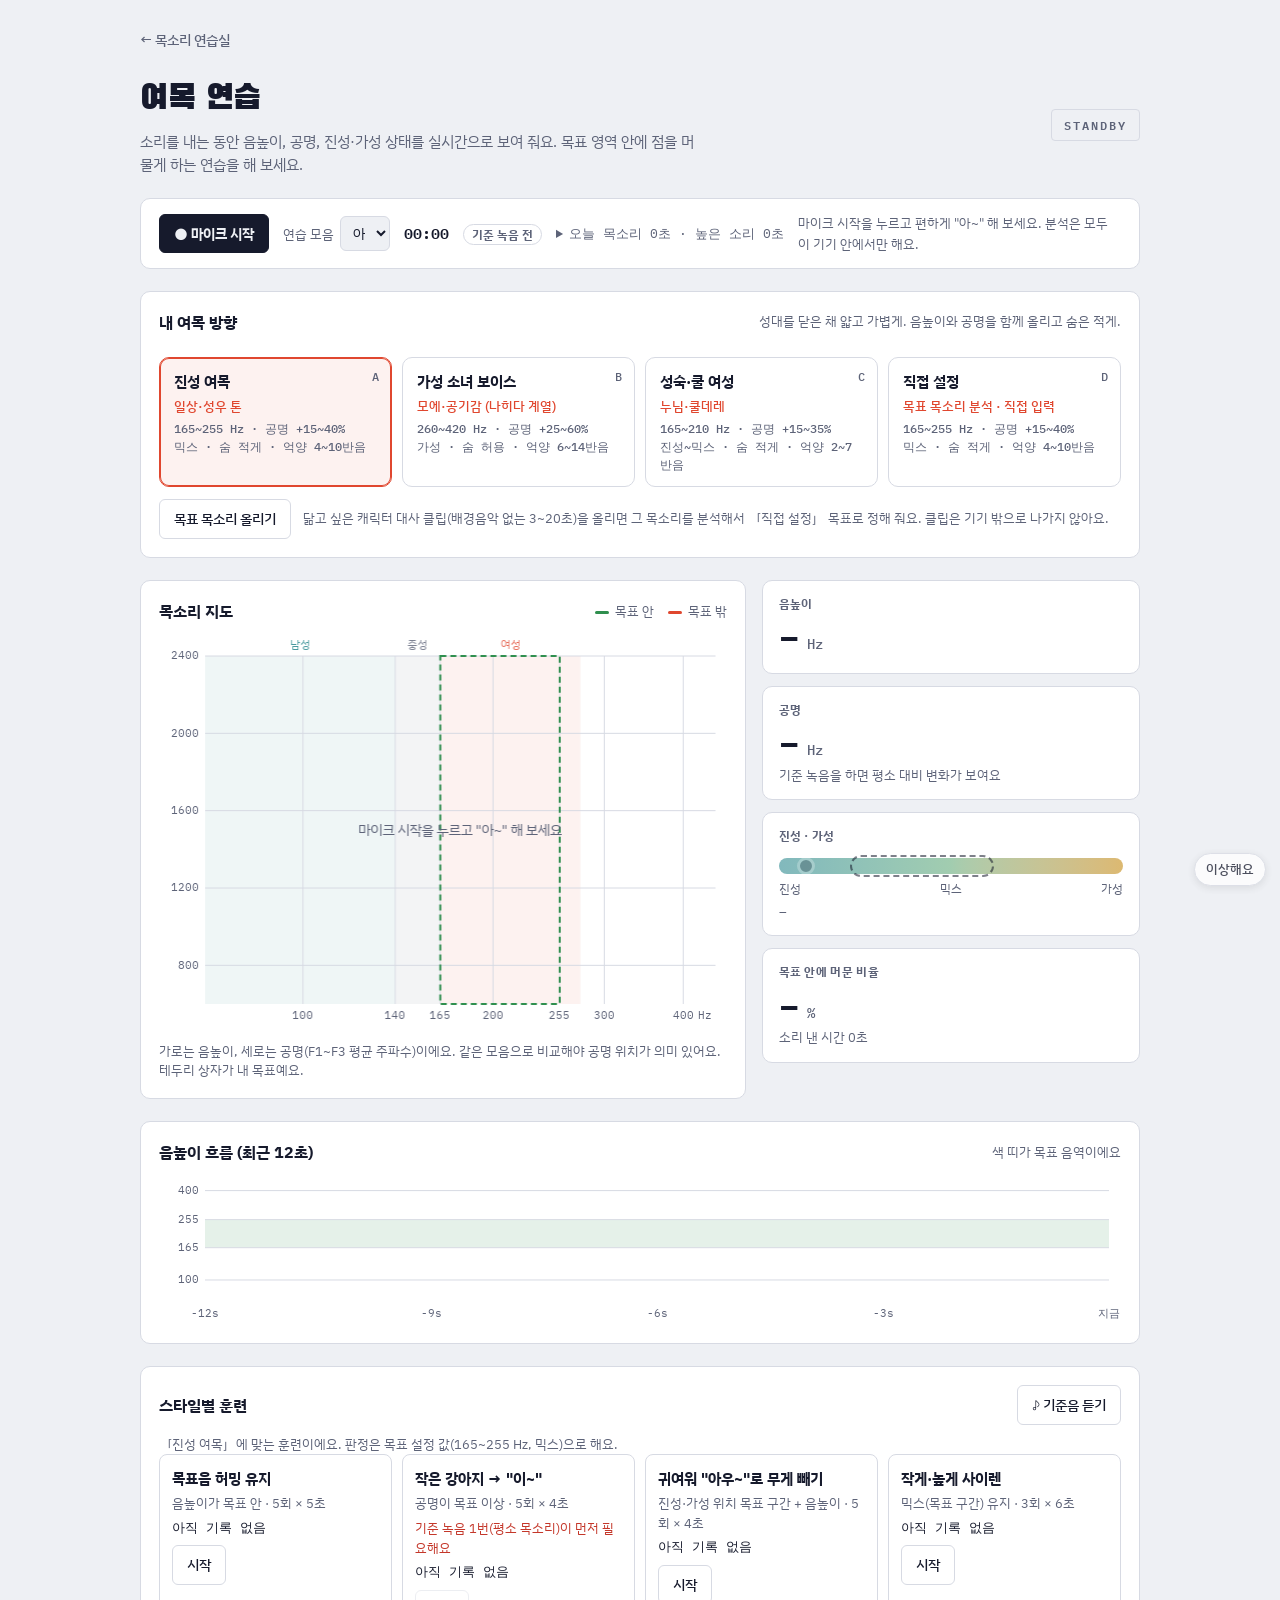
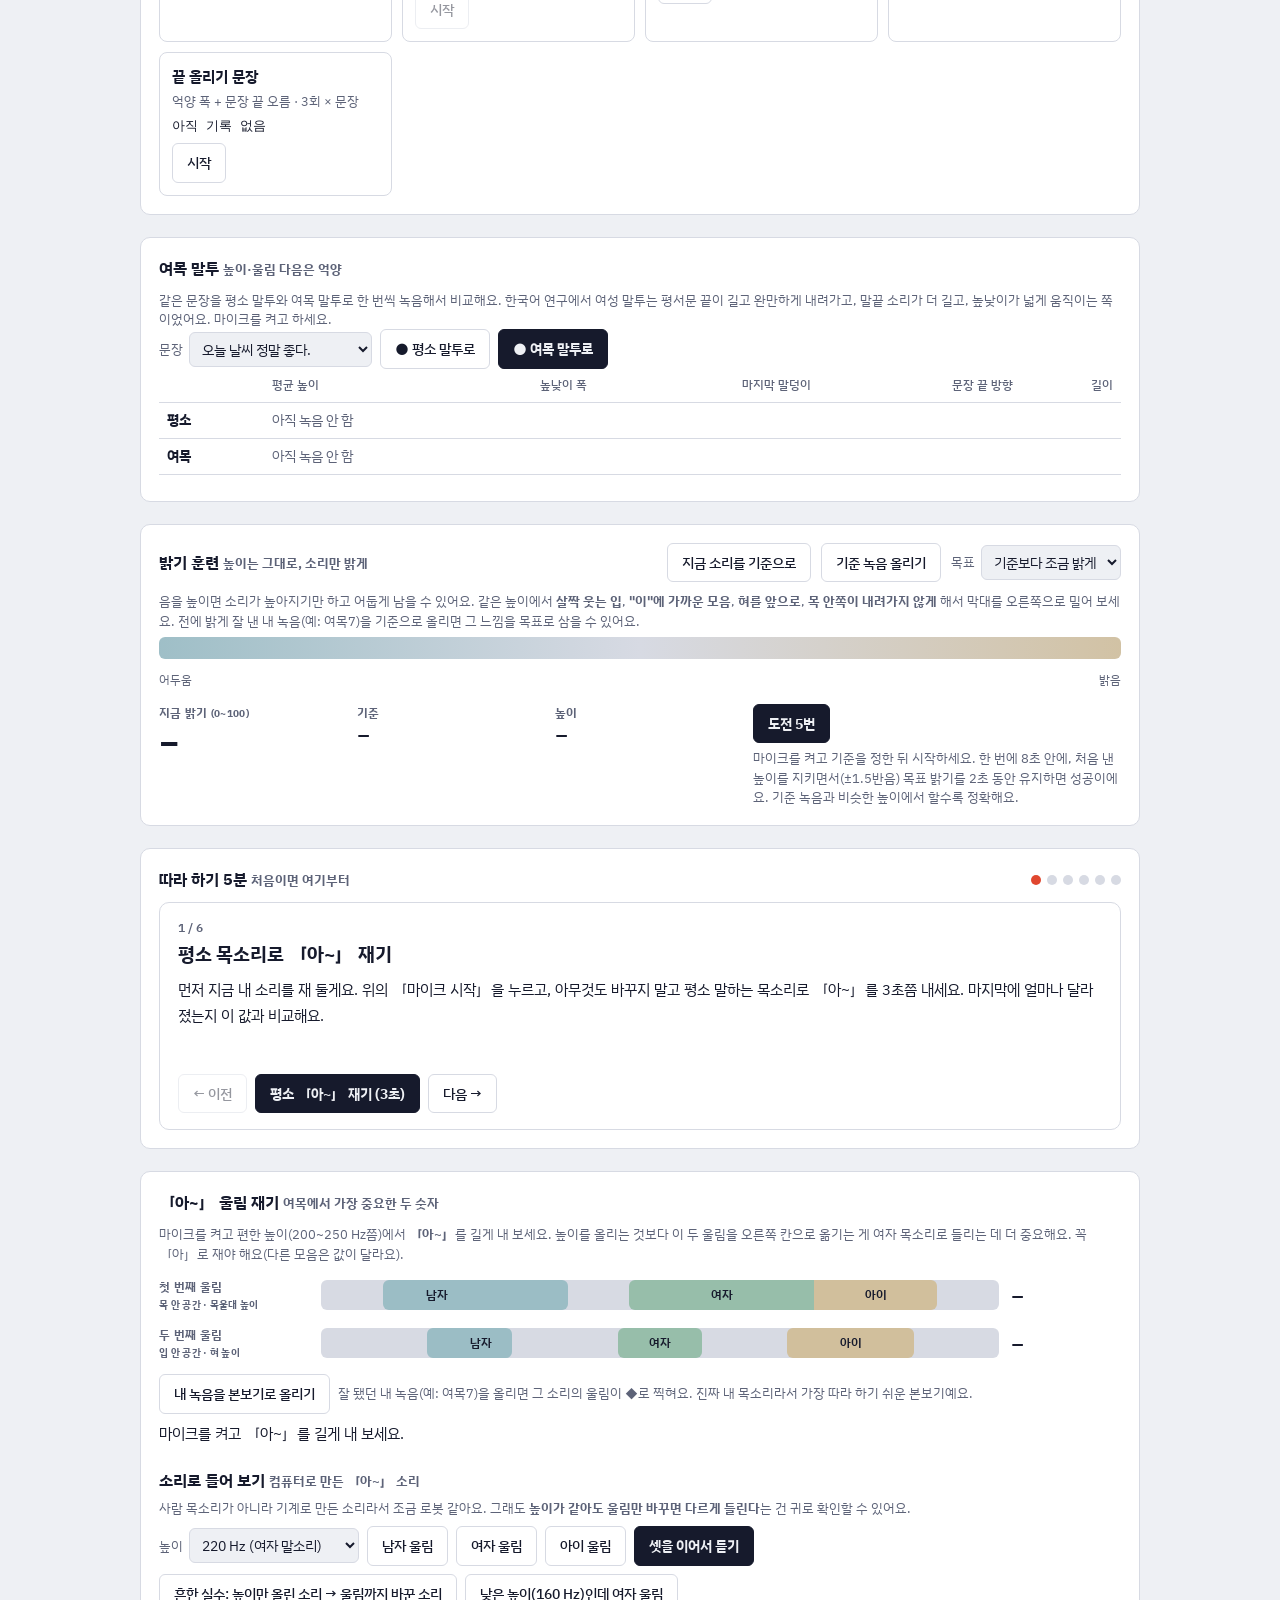
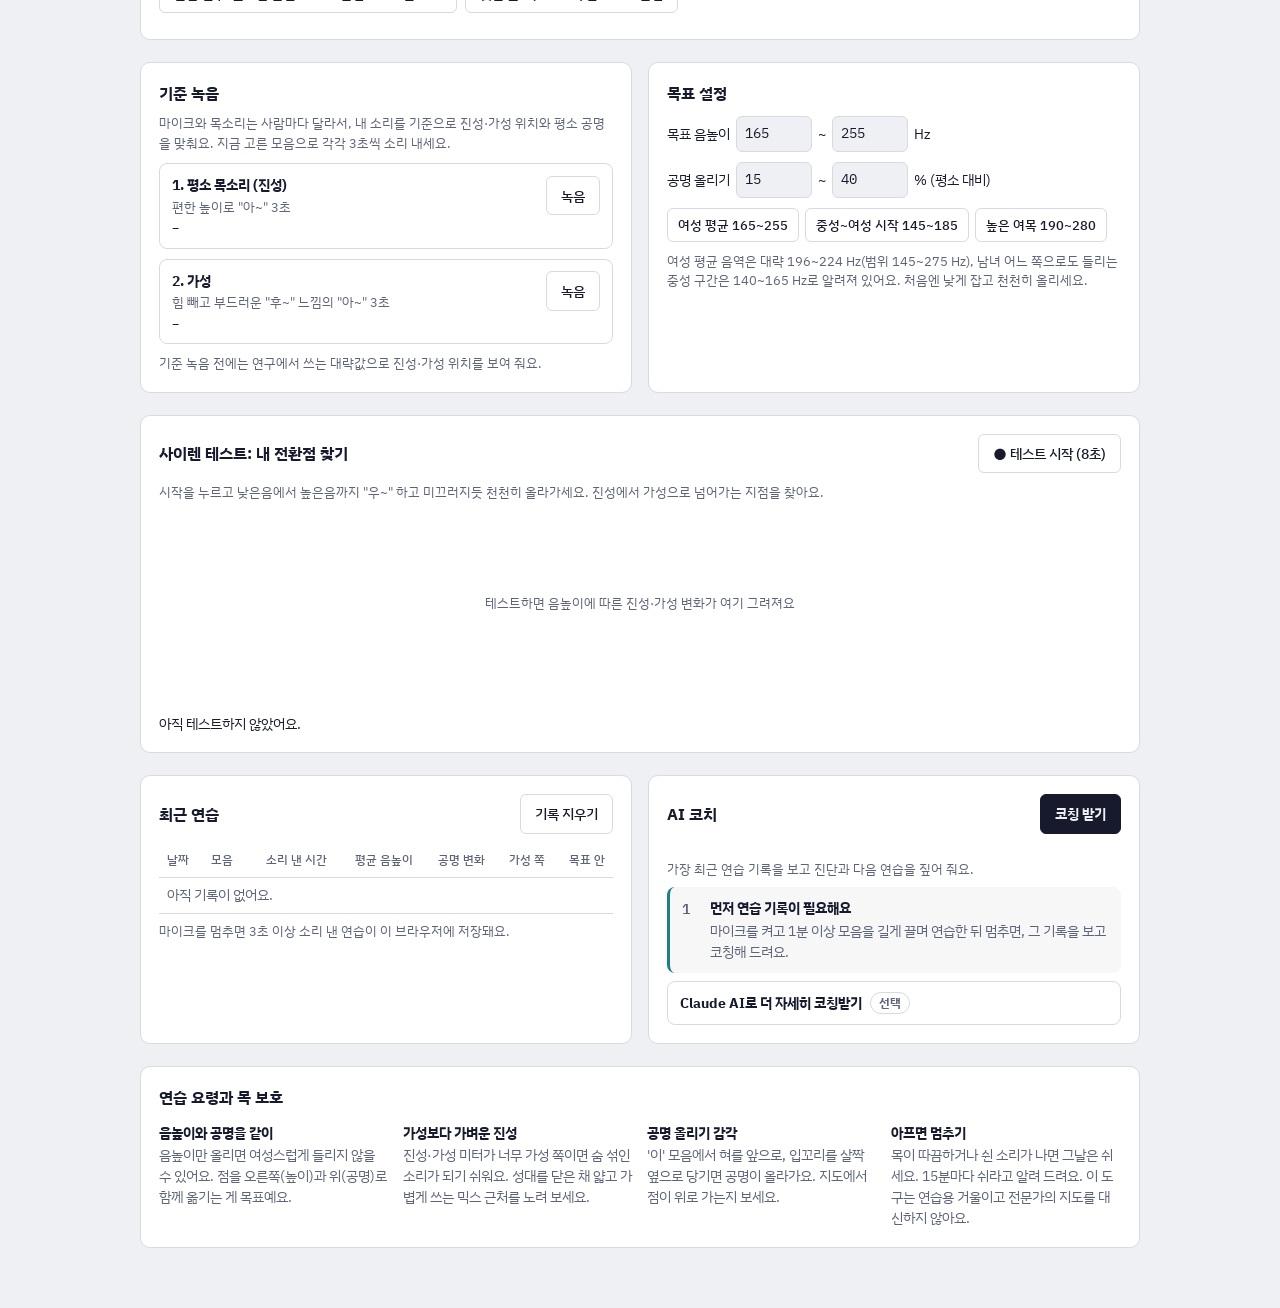
<file: yeomok.html>
<!DOCTYPE html>
<html lang="ko">
<head>
<meta charset="utf-8">
<meta name="viewport" content="width=device-width, initial-scale=1">
<title>여목 연습 · 목소리 연습실</title>
<link rel="preconnect" href="https://fonts.googleapis.com">
<link rel="preconnect" href="https://fonts.gstatic.com" crossorigin>
<link href="https://fonts.googleapis.com/css2?family=IBM+Plex+Sans+KR:wght@400;500;700&family=IBM+Plex+Mono:wght@500;600&family=Black+Han+Sans&display=swap" rel="stylesheet">
<link rel="stylesheet" href="assets/style.css?v=202611281900">
<script src="assets/report.js?v=202611281900"></script>
</head>
<body>
<div class="wrap">
  <nav class="crumb"><a href="./">← 목소리 연습실</a></nav>
  <header>
    <div>
      <h1>여목 연습</h1>
      <p class="sub">소리를 내는 동안 음높이, 공명, 진성·가성 상태를 실시간으로 보여 줘요. 목표 영역 안에 점을 머물게 하는 연습을 해 보세요.</p>
    </div>
    <div class="tally" id="tally">STANDBY</div>
  </header>

  <section class="panel ym-bar">
    <button type="button" class="primary-sm ym-mic" id="micBtn">● 마이크 시작</button>
    <label class="ym-field">연습 모음
      <select id="vowel"><option value="a">아</option><option value="e">에</option><option value="i">이</option></select>
    </label>
    <span class="ym-timer" id="timer">00:00</span>
    <span class="ym-calib" id="calibState"></span>
    <details class="ym-load"><summary id="loadNow">오늘 목 사용 –</summary><div id="loadWeek"></div></details>
    <span class="ym-msg" id="micMsg">마이크 시작을 누르고 편하게 "아~" 해 보세요. 분석은 모두 이 기기 안에서만 해요.</span>
  </section>

  <section class="panel ys">
    <div class="chart-head"><h2>내 여목 방향</h2><span class="cap" style="margin:0" id="styleNow"></span></div>
    <div class="ys-cards" id="styleCards"></div>
    <div class="ys-clip">
      <label class="btnlike">목표 목소리 올리기<input type="file" id="clipFile" accept="audio/*,video/*"></label>
      <span class="cap" id="clipMsg" style="margin:0">닮고 싶은 캐릭터 대사 클립(배경음악 없는 3~20초)을 올리면 그 목소리를 분석해서 「직접 설정」 목표로 정해 줘요. 클립은 기기 밖으로 나가지 않아요.</span>
    </div>
    <div class="ys-clipres" id="clipRes" hidden></div>
  </section>

  <div class="ym-rest" id="loadWarn" hidden><span id="loadWhy"></span> <button type="button" id="loadOk">알겠어요</button></div>
  <div class="ym-rest" id="water" hidden>물 한 모금 마실 시간이에요. <span id="waterWhy"></span> <button type="button" id="waterOk">마셨어요</button></div>
  <div class="ym-rest" id="rest" hidden>15분 연습했어요. 목이 무겁거나 따끔하면 물 한 모금 마시고 5분 쉬어 주세요. <button type="button" id="restOk">계속하기</button></div>

  <section class="ym-main">
    <div class="panel">
      <div class="chart-head">
        <h2>목소리 지도</h2>
        <div class="legend"><span style="--c: var(--good)">목표 안</span><span style="--c: var(--imi)">목표 밖</span></div>
      </div>
      <canvas class="ym-map" id="map"></canvas>
      <p class="cap">가로는 음높이, 세로는 공명(F1~F3 평균 주파수)이에요. 같은 모음으로 비교해야 공명 위치가 의미 있어요. 테두리 상자가 내 목표예요.</p>
    </div>
    <div class="ym-tiles">
      <div class="panel ym-tile">
        <div class="ym-lab">음높이</div>
        <div class="ym-num"><span id="f0Num">–</span><small> Hz</small></div>
        <div class="ym-sub"><span id="f0Note"></span> <span class="pill-z" id="f0Zone"></span></div>
      </div>
      <div class="panel ym-tile">
        <div class="ym-lab">공명</div>
        <div class="ym-num"><span id="resNum">–</span><small> Hz</small></div>
        <div class="ym-sub" id="resRel">기준 녹음을 하면 평소 대비 변화가 보여요</div>
      </div>
      <div class="panel ym-tile ym-reg">
        <div class="ym-lab">진성 · 가성</div>
        <div class="ym-scale"><b id="regBand"></b><i id="regDot"></i></div>
        <div class="ym-ticks"><span>진성</span><span>믹스</span><span>가성</span></div>
        <div class="ym-sub"><span id="regTxt">–</span> <span class="pill-z warn" id="breath" hidden>숨이 새요</span></div>
      </div>
      <div class="panel ym-tile">
        <div class="ym-lab">목표 안에 머문 비율</div>
        <div class="ym-num"><span id="inPct">–</span><small> %</small></div>
        <div class="ym-sub" id="voicedTime">소리 낸 시간 0초</div>
      </div>
    </div>
  </section>

  <section class="panel">
    <div class="chart-head"><h2>음높이 흐름 (최근 12초)</h2><span class="cap" style="margin:0">색 띠가 목표 음역이에요</span></div>
    <canvas class="ym-line" id="line"></canvas>
  </section>

  <section class="panel" id="train">
    <div class="chart-head"><h2>스타일별 훈련</h2><button type="button" id="refTone">♪ 기준음 듣기</button></div>
    <p class="cap" id="trainFor" style="margin-top:0"></p>
    <div class="tr-list" id="drillList"></div>
    <div class="tr-run" id="drillRun" hidden>
      <div class="tr-head"><b id="drName"></b><span class="pill-z" id="drRep"></span><button type="button" id="drNext" hidden>다 읽었어요</button><button type="button" id="drStop">그만하기</button></div>
      <ol class="tr-how" id="drHow"></ol>
      <div class="tr-line" id="drLine" hidden></div>
      <div class="tr-state" id="drState"></div>
      <div class="lvl wide tr-bar"><i id="drBar" style="width:0%"></i></div>
      <ol class="tr-reps" id="drReps"></ol>
    </div>
  </section>

  <section class="panel" id="inSec">
    <div class="chart-head"><h2>여목 말투 <span class="cap" style="margin:0">높이·울림 다음은 억양</span></h2></div>
    <p class="cap" style="margin-top:0">같은 문장을 평소 말투와 여목 말투로 한 번씩 녹음해서 비교해요. 한국어 연구에서 여성 말투는 평서문 끝이 길고 완만하게 내려가고, 말끝 소리가 더 길고, 높낮이가 넓게 움직이는 쪽이었어요. 마이크를 켜고 하세요.</p>
    <div class="sc-sub"><label class="ym-field">문장 <select id="inSent"><option>오늘 날씨 정말 좋다.</option><option>이거 네가 만든 거야?</option><option>와, 진짜 맛있어!</option><option>그럼 내일 다시 연락할게요.</option><option>음… 잘 모르겠는데.</option></select></label>
      <button type="button" data-in="base">● 평소 말투로</button><button type="button" class="primary-sm" data-in="fem">● 여목 말투로</button><span class="cap" id="inMsg" style="margin:0"></span></div>
    <div class="histwrap"><table class="hist"><thead><tr><th></th><th>평균 높이</th><th>높낮이 폭</th><th>마지막 말덩이</th><th>문장 끝 방향</th><th>길이</th></tr></thead><tbody id="inBody"></tbody></table></div>
    <p class="cap" id="inNote" style="margin-bottom:0"></p>
  </section>

  <section class="panel" id="brSec">
    <div class="chart-head"><h2>밝기 훈련 <span class="cap" style="margin:0">높이는 그대로, 소리만 밝게</span></h2>
      <div class="sup-ctl">
        <button type="button" id="brSetNow">지금 소리를 기준으로</button>
        <label class="btnlike">기준 녹음 올리기<input type="file" id="brFile" accept="audio/*,video/*"></label>
        <label class="ym-field">목표 <select id="brGoal"><option value="0">기준만큼</option><option value="3" selected>기준보다 조금 밝게</option><option value="6">기준보다 많이 밝게</option></select></label>
      </div>
    </div>
    <p class="cap" style="margin-top:0">음을 높이면 소리가 높아지기만 하고 어둡게 남을 수 있어요. 같은 높이에서 <b>살짝 웃는 입</b>, <b>"이"에 가까운 모음</b>, <b>혀를 앞으로</b>, <b>목 안쪽이 내려가지 않게</b> 해서 막대를 오른쪽으로 밀어 보세요. 전에 밝게 잘 낸 내 녹음(예: 여목7)을 기준으로 올리면 그 느낌을 목표로 삼을 수 있어요.</p>
    <div class="br-meter"><div class="br-track"><i id="brFill"></i><b id="brBase" hidden></b><b id="brTarget" class="tgt" hidden></b></div>
      <div class="br-scale"><span>어두움</span><span>밝음</span></div></div>
    <div class="br-row">
      <div><div class="ym-lab">지금 밝기 <small>(0~100)</small></div><div class="ym-num" id="brNow">–</div></div>
      <div><div class="ym-lab">기준</div><div class="ym-num sm" id="brBaseTxt">–</div><div class="cap" id="brBaseFrom" style="margin:0"></div></div>
      <div><div class="ym-lab">높이</div><div class="ym-num sm" id="brPitch">–</div><div class="cap" id="brPitchOk" style="margin:0"></div></div>
      <div class="br-game"><button type="button" class="primary-sm" id="brGo">도전 5번</button><div class="cap" id="brGame" style="margin:0">마이크를 켜고 기준을 정한 뒤 시작하세요. 한 번에 8초 안에, 처음 낸 높이를 지키면서(±1.5반음) 목표 밝기를 2초 동안 유지하면 성공이에요. 기준 녹음과 비슷한 높이에서 할수록 정확해요.</div></div>
    </div>
    <ol class="tr-reps" id="brReps"></ol>
  </section>

  <section class="panel" id="gdSec">
    <div class="chart-head"><h2>따라 하기 5분 <span class="cap" style="margin:0">처음이면 여기부터</span></h2><div class="gd-dots" id="gdDots"></div></div>
    <div class="gd-card">
      <div class="gd-n" id="gdN">1 / 6</div>
      <h3 id="gdTitle"></h3>
      <p id="gdText"></p>
      <p class="gd-stat" id="gdStat"></p>
      <div class="gd-btns"><button type="button" id="gdPrev">← 이전</button><button type="button" class="primary-sm" id="gdAct" hidden></button><button type="button" id="gdNext">다음 →</button></div>
    </div>
    <ol class="tr-reps" id="gdHist"></ol>
  </section>

  <section class="panel" id="rmSec">
    <div class="chart-head"><h2>「아~」 울림 재기 <span class="cap" style="margin:0">여목에서 가장 중요한 두 숫자</span></h2></div>
    <p class="cap" style="margin-top:0">마이크를 켜고 편한 높이(200~250 Hz쯤)에서 <b>「아~」</b>를 길게 내 보세요. 높이를 올리는 것보다 이 두 울림을 오른쪽 칸으로 옮기는 게 여자 목소리로 들리는 데 더 중요해요. 꼭 「아」로 재야 해요(다른 모음은 값이 달라요).</p>
    <div class="rm-line"><div class="ym-lab">첫 번째 울림 <small>목 안 공간 · 목울대 높이</small></div>
      <div class="rm-track" id="rmT1"><span class="rm-band m" data-a="400" data-b="700">남자</span><span class="rm-band f" data-a="800" data-b="1100">여자</span><span class="rm-band c" data-a="1100" data-b="1300">아이</span><b id="rmR1" class="ref" hidden></b><b id="rmM1" hidden></b></div>
      <div class="ym-num sm" id="rmV1">–</div></div>
    <div class="rm-line"><div class="ym-lab">두 번째 울림 <small>입 안 공간 · 혀 높이</small></div>
      <div class="rm-track" id="rmT2"><span class="rm-band m" data-a="1050" data-b="1250">남자</span><span class="rm-band f" data-a="1500" data-b="1700">여자</span><span class="rm-band c" data-a="1900" data-b="2200">아이</span><b id="rmR2" class="ref" hidden></b><b id="rmM2" hidden></b></div>
      <div class="ym-num sm" id="rmV2">–</div></div>
    <div class="rm-play rm-model">
      <label class="btnlike">내 녹음을 본보기로 올리기<input type="file" id="rmFile" accept="audio/*,video/*"></label>
      <button type="button" id="rmModelPlay" hidden>▶ 본보기 듣기</button>
      <button type="button" id="rmModelDel" hidden>지우기</button>
      <span class="cap" id="rmModelTxt" style="margin:0">잘 됐던 내 녹음(예: 여목7)을 올리면 그 소리의 울림이 ◆로 찍혀요. 진짜 내 목소리라서 가장 따라 하기 쉬운 본보기예요.</span>
    </div>
    <p class="rm-msg" id="rmMsg">마이크를 켜고 「아~」를 길게 내 보세요.</p>
    <h3 class="rm-h3">소리로 들어 보기 <span class="cap" style="margin:0">컴퓨터로 만든 「아~」 소리</span></h3>
    <p class="cap" style="margin-top:0">사람 목소리가 아니라 기계로 만든 소리라서 조금 로봇 같아요. 그래도 <b>높이가 같아도 울림만 바꾸면 다르게 들린다</b>는 건 귀로 확인할 수 있어요.</p>
    <div class="rm-play">
      <label class="ym-field">높이 <select id="rmHz"><option value="120">120 Hz (남자 말소리)</option><option value="160">160 Hz (헷갈리는 구간)</option><option value="220" selected>220 Hz (여자 말소리)</option><option value="300">300 Hz (높음)</option></select></label>
      <button type="button" data-rm="m">남자 울림</button>
      <button type="button" data-rm="f">여자 울림</button>
      <button type="button" data-rm="c">아이 울림</button>
      <button type="button" data-rm="seq" class="primary-sm">셋을 이어서 듣기</button>
    </div>
    <div class="rm-play">
      <button type="button" data-rm="trap">흔한 실수: 높이만 올린 소리 → 울림까지 바꾼 소리</button>
      <button type="button" data-rm="low">낮은 높이(160 Hz)인데 여자 울림</button>
    </div>
    <p class="cap" id="rmPlayMsg" style="margin-bottom:0"></p>
  </section>

  <section class="ym-two">
    <div class="panel">
      <h2>기준 녹음</h2>
      <p class="cap">마이크와 목소리는 사람마다 달라서, 내 소리를 기준으로 진성·가성 위치와 평소 공명을 맞춰요. 지금 고른 모음으로 각각 3초씩 소리 내세요.</p>
      <div class="ym-steps">
        <div class="ym-step"><b>1. 평소 목소리 (진성)</b><span>편한 높이로 "아~" 3초</span><button type="button" data-cal="modal">녹음</button><em id="calModal">–</em></div>
        <div class="ym-step"><b>2. 가성</b><span>힘 빼고 부드러운 "후~" 느낌의 "아~" 3초</span><button type="button" data-cal="fals">녹음</button><em id="calFals">–</em></div>
      </div>
      <p class="cap" id="calMsg">기준 녹음 전에는 연구에서 쓰는 대략값으로 진성·가성 위치를 보여 줘요.</p>
    </div>
    <div class="panel">
      <h2>목표 설정</h2>
      <div class="ym-form">
        <label>목표 음높이 <input type="number" id="tMin" min="80" max="500" step="5"> ~ <input type="number" id="tMax" min="80" max="600" step="5"> Hz</label>
        <label>공명 올리기 <input type="number" id="rMin" min="0" max="60" step="1"> ~ <input type="number" id="rMax" min="0" max="80" step="1"> % (평소 대비)</label>
        <div class="ym-presets">
          <button type="button" data-pre="165,255">여성 평균 165~255</button>
          <button type="button" data-pre="145,185">중성~여성 시작 145~185</button>
          <button type="button" data-pre="190,280">높은 여목 190~280</button>
        </div>
      </div>
      <p class="cap">여성 평균 음역은 대략 196~224 Hz(범위 145~275 Hz), 남녀 어느 쪽으로도 들리는 중성 구간은 140~165 Hz로 알려져 있어요. 처음엔 낮게 잡고 천천히 올리세요.</p>
    </div>
  </section>

  <section class="panel">
    <div class="chart-head"><h2>사이렌 테스트: 내 전환점 찾기</h2><button type="button" id="sirenBtn">● 테스트 시작 (8초)</button></div>
    <p class="cap" style="margin-top:0">시작을 누르고 낮은음에서 높은음까지 "우~" 하고 미끄러지듯 천천히 올라가세요. 진성에서 가성으로 넘어가는 지점을 찾아요.</p>
    <canvas class="ym-siren" id="siren"></canvas>
    <p class="ym-result" id="sirenTxt">아직 테스트하지 않았어요.</p>
  </section>

  <section class="ym-two">
    <div class="panel">
      <div class="chart-head"><h2>최근 연습</h2><button type="button" id="clearSess">기록 지우기</button></div>
      <div class="histwrap"><table class="hist"><thead><tr><th>날짜</th><th>모음</th><th>소리 낸 시간</th><th>평균 음높이</th><th>공명 변화</th><th>가성 쪽</th><th>목표 안</th></tr></thead><tbody id="sessBody"></tbody></table></div>
      <p class="cap">마이크를 멈추면 3초 이상 소리 낸 연습이 이 브라우저에 저장돼요.</p>
    </div>
    <div class="panel ym-ai" id="coach">
      <div class="chart-head"><h2>AI 코치</h2><button type="button" class="primary-sm" id="coachBtn">코칭 받기</button></div>
      <p class="cap" id="coachFor">가장 최근 연습 기록을 보고 진단과 다음 연습을 짚어 줘요.</p>
      <ol class="coach-list" id="coachList"></ol>
      <details class="coach-ai" id="aiWrap">
        <summary>Claude AI로 더 자세히 코칭받기 <span class="pill-z">선택</span></summary>
        <div class="coach-ai-body">
          <p class="cap">내 Anthropic API 키로 Claude를 불러요. 키는 이 브라우저에만 저장되고, 연습 숫자 요약만 보내요(녹음 소리는 안 보내요). 사용한 만큼 내 API 계정에 요금이 나가요.</p>
          <div class="yt-row">
            <input type="password" id="apiKey" placeholder="sk-ant-…" autocomplete="off" aria-label="Anthropic API 키">
            <select id="aiModel" aria-label="모델">
              <option value="claude-haiku-5-5">Haiku 5.5 (빠르고 저렴)</option>
              <option value="claude-sonnet-5-5">Sonnet 5.5 (더 꼼꼼)</option>
            </select>
          </div>
          <div class="yt-row">
            <input type="text" id="aiQ" placeholder="궁금한 점 (선택) 예: 공명을 올리면 목이 조이는 느낌이 들어요" aria-label="질문">
            <button type="button" id="aiAsk">AI에게 묻기</button>
            <button type="button" id="aiForget">키 지우기</button>
          </div>
          <div class="coach-out" id="aiOut"></div>
        </div>
      </details>
    </div>
  </section>

  <section class="panel">
    <h2 style="margin-bottom:12px">연습 요령과 목 보호</h2>
    <div class="tips">
      <div><b>음높이와 공명을 같이</b>음높이만 올리면 여성스럽게 들리지 않을 수 있어요. 점을 오른쪽(높이)과 위(공명)로 함께 옮기는 게 목표예요.</div>
      <div><b>가성보다 가벼운 진성</b>진성·가성 미터가 너무 가성 쪽이면 숨 섞인 소리가 되기 쉬워요. 성대를 닫은 채 얇고 가볍게 쓰는 믹스 근처를 노려 보세요.</div>
      <div><b>공명 올리기 감각</b>'이' 모음에서 혀를 앞으로, 입꼬리를 살짝 옆으로 당기면 공명이 올라가요. 지도에서 점이 위로 가는지 보세요.</div>
      <div><b>아프면 멈추기</b>목이 따끔하거나 쉰 소리가 나면 그날은 쉬세요. 15분마다 쉬라고 알려 드려요. 이 도구는 연습용 거울이고 전문가의 지도를 대신하지 않아요.</div>
    </div>
  </section>
</div>

<script src="assets/voicefeat.js?v=202611281900"></script>
<script src="assets/coach.js?v=202611281900"></script>
<script src="assets/yeomok-style.js?v=202611281900"></script>
<script>
(() => {
const $ = id => document.getElementById(id);
const css = n => getComputedStyle(document.documentElement).getPropertyValue(n).trim();
const KEY = 'moksori.yeomok';
const DEF = { target: { fmin: 165, fmax: 255, rmin: 10, rmax: 40 }, calib: {}, sessions: [], style: null, custom: null, drills: [] };
let S = DEF; try { S = Object.assign({}, DEF, JSON.parse(localStorage.getItem(KEY) || '{}')); } catch (_) {}
const save = () => { try { localStorage.setItem(KEY, JSON.stringify(S)); } catch (_) {} };
// 예전 기록(스타일 없음) 옮기기
if (!S.style) {
  const o = S.target || {};
  if (o.fmin === 165 && o.fmax === 255) { S.style = 'A'; S.target = YStyle.pick(YStyle.STYLES.A); }
  else { S.style = 'D'; S.custom = Object.assign(YStyle.pick(YStyle.STYLES.A), { fmin: o.fmin, fmax: o.fmax, rmin: o.rmin, rmax: o.rmax, label: '직접 설정' }); S.target = YStyle.pick(S.custom); }
}
if (!S.drills) S.drills = [];
const med = a => { if (!a.length) return NaN; const s = [...a].sort((x, y) => x - y), m = s.length >> 1; return s.length % 2 ? s[m] : (s[m - 1] + s[m]) / 2; };
const pct = v => { const r = Math.round(v); return (r > 0 ? '+' : '') + r + '%'; };
const zoneOf = f => f < 140 ? ['남성 음역', 'm'] : f < 165 ? ['중성 구간', 'n'] : f <= 275 ? ['여성 음역', 'f'] : ['높은 음역', 'h'];

// ---- 기준값 ----
const vowel = () => $('vowel').value;
const cal = () => S.calib[vowel()] || {};
function regPos(h) { // 0 = 진성, 1 = 가성
  const c = cal(), M = c.modal ? c.modal.h1h2 : 4, F = c.fals ? c.fals.h1h2 : 14;
  const span = Math.max(3, F - M);
  return Math.max(-0.15, Math.min(1.15, (h - M) / span));
}
const regLabel = p => p < 0.3 ? '진성' : p < 0.7 ? '믹스' : '가성';
// 숨 섞임: CPP(배음 줄무늬 선명도)가 같은 진성·가성 위치에서 기대되는 값보다 많이 낮으면 숨이 섞인 것으로 봄
function breathScore(cpp, h) {
  if (!Number.isFinite(cpp)) return NaN;
  const c = cal(), Mc = c.modal && c.modal.cpp ? c.modal.cpp : 3.2, Fc = c.fals && c.fals.cpp ? c.fals.cpp : 1.0;
  const p = Number.isFinite(h) ? Math.max(0, Math.min(1, regPos(h))) : 0;
  return cpp / Math.max(0.3, Mc + (Fc - Mc) * p);
}
const isBreathy = (cpp, h) => breathScore(cpp, h) < 0.72;
function baseRes() { const c = cal(); return c.modal && c.modal.res ? c.modal.res : NaN; }
function inTarget(f0, res, h) {
  const t = S.target; if (f0 < t.fmin || f0 > t.fmax) return false;
  if (t.reg && Number.isFinite(h)) { const p = regPos(h); if (p < t.reg[0] || p > t.reg[1]) return false; }
  const b = baseRes(); if (isNaN(b) || isNaN(res)) return true;
  const r = (res / b - 1) * 100; return r >= t.rmin && r <= t.rmax;
}
// ---- 스타일 ----
const styleName = () => S.style === 'D' ? ((S.custom && S.custom.label) || '직접 설정') : YStyle.STYLES[S.style].name;
const regText = r => { const a = r[0] <= 0.05 ? '진성' : r[0] < 0.5 ? '믹스' : '가성', b = r[1] >= 0.95 ? '가성' : r[1] > 0.5 ? '믹스' : '진성'; return a === b ? a : `${a}~${b}`; };
function applyStyle(id) {
  S.style = id;
  S.target = id === 'D' ? YStyle.pick(S.custom || YStyle.STYLES.A) : YStyle.pick(YStyle.STYLES[id]);
  save(); renderStyle(); renderTarget(); renderDrills(); drawAll();
}
function renderStyle() {
  const card = (id, s, title, sub) => `<button type="button" class="ys-card${S.style === id ? ' on' : ''}" data-style="${id}"><span class="ys-id">${id}</span><b>${title}</b><span class="ys-sub">${sub}</span><span class="ys-nums">${s.fmin}~${s.fmax} Hz · 공명 +${s.rmin}~${s.rmax}%<br>${regText(s.reg)} · 숨 ${s.breath === 'allow' ? '허용' : '적게'} · 억양 ${s.into[0]}~${s.into[1]}반음</span></button>`;
  const ST = YStyle.STYLES, cu = S.custom || YStyle.pick(ST.A);
  $('styleCards').innerHTML = ['A', 'B', 'C'].map(k => card(k, ST[k], ST[k].name, ST[k].sub)).join('') + card('D', cu, (S.custom && S.custom.label) || '직접 설정', '목표 목소리 분석 · 직접 입력');
  $('styleNow').textContent = S.style === 'D' ? '' : YStyle.STYLES[S.style].desc;
  const r = S.target.reg || [-0.15, 1.15], X = p => (Math.max(-0.1, Math.min(1.1, p)) + 0.1) / 1.2 * 100;
  $('regBand').style.left = X(r[0]) + '%'; $('regBand').style.width = (X(r[1]) - X(r[0])) + '%';
}
$('styleCards').addEventListener('click', e => { const b = e.target.closest('[data-style]'); if (b) applyStyle(b.dataset.style); });
function toCustom() { S.custom = Object.assign(YStyle.pick(S.target), { label: (S.custom && S.custom.label && S.style === 'D') ? S.custom.label : '직접 설정' }); S.style = 'D'; }
function renderCalib() {
  const c = cal(), f = v => v ? `${Math.round(v.f0)} Hz · H1–H2 ${v.h1h2.toFixed(1)} dB${v.res ? ` · 공명 ${Math.round(v.res)} Hz` : ''}` : '–';
  $('calModal').textContent = f(c.modal); $('calFals').textContent = f(c.fals);
  const done = c.modal && c.fals;
  $('calibState').innerHTML = done ? `<span class="pill-z ok">'${$('vowel').selectedOptions[0].text}' 기준 녹음 완료</span>` : `<span class="pill-z">기준 녹음 전</span>`;
  $('calMsg').textContent = done ? '기준 녹음이 끝났어요. 진성·가성 위치와 공명 변화가 내 목소리 기준으로 보여요. 다른 모음은 따로 녹음해 주세요.' : '기준 녹음 전에는 연구에서 쓰는 대략값으로 진성·가성 위치를 보여 줘요.';
}

// ---- 목표 설정 ----
function renderTarget() { const t = S.target; $('tMin').value = t.fmin; $('tMax').value = t.fmax; $('rMin').value = t.rmin; $('rMax').value = t.rmax; }
for (const id of ['tMin', 'tMax', 'rMin', 'rMax']) $(id).addEventListener('change', () => {
  const t = S.target, n = v => parseFloat(v);
  t.fmin = Math.max(60, n($('tMin').value) || t.fmin); t.fmax = Math.max(t.fmin + 5, n($('tMax').value) || t.fmax);
  t.rmin = Math.max(0, n($('rMin').value) || 0); t.rmax = Math.max(t.rmin + 1, n($('rMax').value) || t.rmax);
  toCustom(); save(); renderTarget(); renderStyle(); renderDrills(); drawAll();
});
document.querySelectorAll('[data-pre]').forEach(b => b.addEventListener('click', () => { const [a, c] = b.dataset.pre.split(',').map(Number); S.target.fmin = a; S.target.fmax = c; toCustom(); save(); renderTarget(); renderStyle(); renderDrills(); drawAll(); }));
$('vowel').addEventListener('change', () => { renderCalib(); renderDrills(); drawAll(); });

// ---- 마이크 + 실시간 분석 ----
let actx = null, mic = null, frames = [], floorDb = -60, sess = null, mode = 'live', collect = null;
const recent = []; // 표시용 최근 유성 프레임
async function startMic() {
  if (mic) return true;
  if (!navigator.mediaDevices || !navigator.mediaDevices.getUserMedia) { $('micMsg').innerHTML = '<span class="err">이 브라우저에서는 마이크를 쓸 수 없어요.</span>'; return false; }
  let stream;
  try { stream = await navigator.mediaDevices.getUserMedia({ audio: { echoCancellation: false, noiseSuppression: false, autoGainControl: false } }); }
  catch (_) { $('micMsg').innerHTML = `<span class="err">마이크 권한이 없어요. ${location.protocol === 'file:' ? '사이트 주소(https://15c65-lgtm.github.io/moksori/yeomok.html)로 열어 주세요.' : '주소창 자물쇠 아이콘에서 마이크를 허용해 주세요.'}</span>`; return false; }
  const C = window.AudioContext || window.webkitAudioContext; actx = actx || new C();
  if (actx.state === 'suspended') await actx.resume();
  const src = actx.createMediaStreamSource(stream), proc = actx.createScriptProcessor(2048, 1, 1), mute = actx.createGain(); mute.gain.value = 0;
  const st = new VF.Stream16k(actx.sampleRate);
  proc.onaudioprocess = e => { st.push(e.inputBuffer.getChannelData(0)); onFrame(VF.analyze(st.last(VF.N))); };
  src.connect(proc); proc.connect(mute); mute.connect(actx.destination);
  mic = { stream, src, proc, mute };
  sess = { t0: Date.now(), voiced: 0, inT: 0, pOk: 0, breath: 0, f0: [], res: [], reg: [], vowel: vowel(), nextWater: Date.now() + (S.target.water || 15) * 60000 };
  frames = []; recent.length = 0; floorDb = -60; restShown = false;
  $('micBtn').textContent = '■ 마이크 멈춤'; $('micBtn').classList.add('on');
  $('tally').classList.add('on'); $('tally').textContent = 'ON AIR';
  $('micMsg').textContent = '듣고 있어요. 모음을 길게 끌면 점이 또렷하게 찍혀요.';
  tick();
  return true;
}
function stopMic() {
  if (!mic) return;
  mic.proc.onaudioprocess = null; try { mic.src.disconnect(); mic.proc.disconnect(); mic.mute.disconnect(); } catch (_) {}
  mic.stream.getTracks().forEach(t => t.stop()); mic = null;
  $('micBtn').textContent = '● 마이크 시작'; $('micBtn').classList.remove('on');
  $('tally').classList.remove('on'); $('tally').textContent = 'STANDBY';
  if (collect) finishCollect(true);
  if (sess && sess.voiced * FRAME_SEC >= 3) {
    const b = baseRes(), r = med(sess.res);
    const q = (a, p) => { const s = [...a].sort((x, y) => x - y); return s[Math.floor(p * (s.length - 1))]; };
    const rg = sess.reg, rn = Math.max(1, rg.length);
    S.sessions.push({ at: Date.now(), vowel: sess.vowel, sec: Math.round(sess.voiced * FRAME_SEC), f0: med(sess.f0), f0lo: q(sess.f0, 0.1), f0hi: q(sess.f0, 0.9),
      resRel: isNaN(b) || isNaN(r) ? null : (r / b - 1) * 100, reg: med(rg), inPct: sess.inT / sess.voiced * 100, pitchOk: sess.pOk / sess.voiced, breath: sess.breath / sess.voiced,
      regMix: rg.length ? { modal: rg.filter(v => v < 0.3).length / rn, mix: rg.filter(v => v >= 0.3 && v < 0.7).length / rn, fals: rg.filter(v => v >= 0.7).length / rn } : null,
      target: { ...S.target }, style: S.style, styleName: styleName(), calibrated: !!(cal().modal && cal().fals) });
    S.sessions = S.sessions.slice(-100); save(); renderSess();
    $('micMsg').textContent = '연습을 기록했어요. 아래 최근 연습에서 확인하세요.';
  } else $('micMsg').textContent = '멈췄어요.';
  sess = null;
}
$('micBtn').addEventListener('click', () => mic ? stopMic() : startMic());

let FRAME_SEC = 2048 / 48000;
function onFrame(fr) {
  if (actx) FRAME_SEC = 2048 / actx.sampleRate;
  floorDb = Math.min(floorDb + 0.03, fr.db);
  const voiced = fr.f0 > 0 && fr.db > floorDb + 12 && fr.clarity > 0.5;
  const now = performance.now();
  const item = { t: now, voiced, f0: fr.f0, res: fr.res, h1h2: fr.h1h2, clar: fr.clarity, cpp: fr.cpp };
  frames.push(item); while (frames.length && now - frames[0].t > 12500) frames.shift();
  brFrame(fr, voiced, now); rmFrame(fr, voiced, now); inFrame(fr, voiced, now); loadFrame(fr, voiced);
  if (!voiced) return;
  recent.push(item); while (recent.length > 7) recent.shift();
  if (collect) { collect.items.push(item); }
  if (drill && drill.phase === 'go') { drill.items.push(item); drill.lastVoice = now; }
  if (sess) {
    sess.voiced++; const ok = inTarget(fr.f0, fr.res, fr.h1h2); if (ok) sess.inT++;
    if (fr.f0 >= S.target.fmin && fr.f0 <= S.target.fmax) sess.pOk++;
    if (isBreathy(fr.cpp, fr.h1h2)) sess.breath++;
    sess.f0.push(fr.f0); if (!isNaN(fr.res)) sess.res.push(fr.res); if (!isNaN(fr.h1h2)) sess.reg.push(regPos(fr.h1h2));
    if (sess.f0.length > 20000) { sess.f0.splice(0, 5000); sess.res.splice(0, 5000); sess.reg.splice(0, 5000); }
  }
}


// ---- 밝기 훈련 ----
const BR_MIN = -40, BR_MAX = -4;
let BR = (() => { try { return JSON.parse(localStorage.getItem('moksori.yeomok.bright') || 'null') || {}; } catch (_) { return {}; } })();
const brSave = () => { try { localStorage.setItem('moksori.yeomok.bright', JSON.stringify(BR)); } catch (_) {} };
const brPct = b => Math.max(0, Math.min(100, (b - BR_MIN) / (BR_MAX - BR_MIN) * 100));
const brTarget = () => Number.isFinite(BR.base) ? BR.base + (+$('brGoal').value) : NaN;
const semi = (a, b) => 12 * Math.log2(a / b);
let brRecent = [], brCollect = null, brG = null;
function brRender() {
  const t = brTarget();
  $('brBase').hidden = !Number.isFinite(BR.base); $('brTarget').hidden = !Number.isFinite(t);
  if (Number.isFinite(BR.base)) { $('brBase').style.left = brPct(BR.base) + '%'; $('brBaseTxt').textContent = Math.round(brPct(BR.base)); $('brBaseFrom').textContent = (BR.from || '') + (BR.f0 ? ` · ${Math.round(BR.f0)} Hz ${VF.note(BR.f0)}` : ''); }
  if (Number.isFinite(t)) $('brTarget').style.left = brPct(t) + '%';
}
function brFrame(fr, voiced, now) {
  if (voiced && Number.isFinite(fr.bright)) brRecent.push({ t: now, b: fr.bright, f0: fr.f0 });
  while (brRecent.length && now - brRecent[0].t > 350) brRecent.shift();
  const b = med(brRecent.map(r => r.b)), f = med(brRecent.map(r => r.f0));
  if (brCollect && voiced && Number.isFinite(fr.bright)) brCollect.push({ b: fr.bright, f0: fr.f0 });
  $('brFill').style.width = (Number.isFinite(b) ? brPct(b) : 0) + '%';
  $('brNow').textContent = Number.isFinite(b) ? Math.round(brPct(b)) : '–';
  const t = brTarget(); $('brFill').classList.toggle('ok', Number.isFinite(b) && Number.isFinite(t) && b >= t);
  const ref = brG && brG.f0 ? brG.f0 : (BR.from === '방금 낸 소리' ? BR.f0 : 0);
  if (Number.isFinite(f)) { $('brPitch').textContent = VF.note(f); const d = ref ? semi(f, ref) : NaN; $('brPitchOk').textContent = Number.isFinite(d) ? (Math.abs(d) <= 1.5 ? '높이 그대로 ✓' : `기준보다 ${d > 0 ? '높아요' : '낮아요'} (${d > 0 ? '+' : ''}${d.toFixed(1)}반음)`) : `${Math.round(f)} Hz`; }
  else { $('brPitch').textContent = '–'; $('brPitchOk').textContent = ''; }
  // 도전
  if (brG && brG.phase === 'go') {
    const el = (now - brG.t0) / 1000;
    if (voiced && Number.isFinite(b)) {
      if (!brG.f0) brG.f0 = f; // 매 도전의 첫 높이를 지키기
      const pOk = Math.abs(semi(f, brG.f0)) <= 1.5, bOk = b >= t;
      if (pOk && bOk) brG.hold += FRAME_SEC; brG.best = Math.max(brG.best, b); if (!pOk) brG.pitchMiss += FRAME_SEC;
    }
    $('brGame').textContent = `${brG.rep}번째 · ${Math.max(0, 8 - el).toFixed(1)}초 남음 · 유지 ${brG.hold.toFixed(1)} / 2초`;
    if (brG.hold >= 2 || el >= 8) brEndRep(brG.hold >= 2);
  } else if (brG && brG.phase === 'rest' && now - brG.t0 > 2000) { brG.phase = 'go'; brG.t0 = now; brG.hold = 0; brG.best = -99; brG.pitchMiss = 0; brG.f0 = 0; }
}
function brEndRep(ok) {
  const r = { ok, best: brG.best, why: ok ? '' : brG.pitchMiss > 2 ? '높이가 기준에서 벗어났어요' : Number.isFinite(brG.best) && brG.best > -99 ? `가장 밝을 때 ${Math.round(brPct(brG.best))} (목표 ${Math.round(brPct(brTarget()))})` : '소리가 잡히지 않았어요' };
  brG.res.push(r); $('brReps').innerHTML = brG.res.map((x, i) => `<li class="${x.ok ? 'ok' : 'no'}">${i + 1}번 ${x.ok ? '성공' : '실패'}${x.why ? ' · ' + x.why : ''}</li>`).join('');
  if (brG.rep >= 5) { const n = brG.res.filter(x => x.ok).length; $('brGame').textContent = `끝! 5번 중 ${n}번 성공. ${n >= 4 ? '목표를 한 칸 올려 보세요.' : n <= 1 ? '목표를 「기준만큼」으로 낮추거나, "이~"로 먼저 연습해 보세요.' : '좋아요, 이 느낌을 기억하세요.'}`; BR.hist = (BR.hist || []).concat({ t: Date.now(), n, goal: +$('brGoal').value }).slice(-30); brSave(); brG = null; $('brGo').textContent = '도전 5번'; return; }
  brG.rep++; brG.phase = 'rest'; brG.t0 = performance.now(); $('brGame').textContent = '잠깐 숨 쉬고… 다음 번';
}
$('brGo').addEventListener('click', () => {
  if (brG) { brG = null; $('brGo').textContent = '도전 5번'; $('brGame').textContent = '멈췄어요.'; return; }
  if (!mic) { $('brGame').textContent = '먼저 위의 「마이크 시작」을 눌러 주세요.'; return; }
  if (!Number.isFinite(BR.base)) { $('brGame').textContent = '먼저 기준을 정해 주세요 (지금 소리 또는 녹음).'; return; }
  brG = { rep: 1, phase: 'go', t0: performance.now(), hold: 0, best: -99, pitchMiss: 0, f0: 0, res: [] }; $('brReps').innerHTML = ''; $('brGo').textContent = '■ 멈춤';
});
$('brSetNow').addEventListener('click', () => {
  if (!mic) { $('brGame').textContent = '먼저 위의 「마이크 시작」을 눌러 주세요.'; return; }
  brCollect = []; $('brSetNow').disabled = true; $('brGame').textContent = '2초 동안 기준으로 삼을 소리를 내세요…';
  setTimeout(() => {
    const c = brCollect; brCollect = null; $('brSetNow').disabled = false;
    if (c.length < 15) { $('brGame').textContent = '소리가 충분히 잡히지 않았어요. 다시 해 보세요.'; return; }
    BR.base = med(c.map(x => x.b)); BR.f0 = med(c.map(x => x.f0)); BR.from = '방금 낸 소리'; brSave(); brRender(); $('brGame').textContent = '기준을 정했어요. 이제 같은 높이에서 더 밝게!';
  }, 2000);
});
$('brFile').addEventListener('change', async e => {
  const f = e.target.files[0]; e.target.value = ''; if (!f) return;
  $('brGame').textContent = `「${f.name}」 분석 중…`;
  try {
    const ac = actx || new (window.AudioContext || window.webkitAudioContext)();
    const ab = await new Promise((res, rej) => { f.arrayBuffer().then(b => { const p = ac.decodeAudioData(b, res, rej); if (p && p.then) p.then(res, rej); }, rej); });
    const dur = Math.min(ab.duration, 60), off = new OfflineAudioContext(1, Math.ceil(dur * 16000), 16000), src = off.createBufferSource(); src.buffer = ab; src.connect(off.destination); src.start();
    const x = (await off.startRendering()).getChannelData(0), out = []; let pk = -99; const fr = [];
    for (let i = 0; i + 1024 <= x.length; i += 512) { const r = VF.analyze(x.subarray(i, i + 1024)); fr.push(r); if (r.db > pk) pk = r.db; }
    for (const r of fr) if (r.db > pk - 30 && r.f0 > 60 && r.clarity > 0.6 && Number.isFinite(r.bright)) out.push(r);
    if (out.length < 20) throw new Error('short');
    BR.base = med(out.map(r => r.bright)); BR.f0 = med(out.map(r => r.f0)); BR.from = f.name; brSave(); brRender();
    $('brGame').textContent = `기준: ${f.name}. 이 녹음의 높이(${VF.note(BR.f0)}) 근처에서 같은 밝기를 내 보세요.`;
  } catch (_) { $('brGame').textContent = '녹음을 읽지 못했거나 목소리가 너무 짧아요.'; }
});

// ---- 여목 말투(억양) ----
let IN = { base: null, fem: null }, inCap = null;
function inFrame(fr, voiced, now) { if (inCap) inCap.fr.push({ t: now, v: voiced, f0: fr.f0, db: fr.db }); }
function inStats(F) {
  const v = F.filter(x => x.v && x.f0 > 60); if (v.length < 15) return null;
  const st = v.map(x => 12 * Math.log2(x.f0 / 100)), q = (a, p) => { const s = [...a].sort((x, y) => x - y); return s[Math.floor(p * (s.length - 1))]; };
  let a = 0; while (a < F.length && !F[a].v) a++; let b = F.length - 1; while (b > a && !F[b].v) b--;
  let k = b; for (let i = b; i >= a; i--) { if (F[i].v) k = i; else if (F[k].t - F[i].t > 150) break; } // 마지막 소리 덩어리(0.15초 넘게 끊기기 전까지)의 시작
  const lastSeg = F.slice(k, b + 1).filter(x => x.v && x.f0 > 60), endLen = (F[b].t - F[k].t) / 1000;
  const tail = lastSeg.filter(x => x.t >= F[b].t - 350), head = lastSeg.filter(x => x.t < F[b].t - 350);
  const end = tail.length >= 3 && head.length >= 2 ? 12 * Math.log2(med(tail.map(x => x.f0)) / med(head.map(x => x.f0))) : NaN;
  return { f0: med(v.map(x => x.f0)), span: q(st, 0.95) - q(st, 0.05), endLen, end, dur: (F[b].t - F[a].t) / 1000 };
}
document.querySelectorAll('[data-in]').forEach(btn => btn.addEventListener('click', () => {
  const k = btn.dataset.in;
  if (inCap) { const c = inCap; inCap = null; document.querySelectorAll('[data-in]').forEach(x => { x.disabled = false; x.textContent = x.dataset.in === 'base' ? '● 평소 말투로' : '● 여목 말투로'; });
    const r = inStats(c.fr); if (!r) { $('inMsg').textContent = '소리가 충분히 잡히지 않았어요. 문장을 또렷하게 다시 말해 보세요.'; return; } IN[c.k] = r; inRender(); return; }
  if (!mic) { $('inMsg').textContent = '먼저 위의 「마이크 시작」을 눌러 주세요.'; return; }
  inCap = { k, fr: [] }; document.querySelectorAll('[data-in]').forEach(x => { x.disabled = x !== btn; }); btn.textContent = '■ 다 말했어요'; $('inMsg').textContent = `「${$('inSent').value}」를 말하고 버튼을 다시 누르세요.`;
}));
$('inSent').addEventListener('change', () => { IN = { base: null, fem: null }; inRender(); });
function inRender() {
  const f = (v, d, u) => Number.isFinite(v) ? v.toFixed(d) + u : '–', dir = v => !Number.isFinite(v) ? '–' : v > 1 ? `올라감 (+${v.toFixed(1)}반음)` : v < -1 ? `내려감 (${v.toFixed(1)}반음)` : '거의 평평';
  const row = (lab, r) => r ? `<tr><td><b>${lab}</b></td><td>${Math.round(r.f0)} Hz</td><td>${f(r.span, 1, '반음')}</td><td>${f(r.endLen * 1000, 0, ' ms')}</td><td>${dir(r.end)}</td><td>${f(r.dur, 1, '초')}</td></tr>` : `<tr><td><b>${lab}</b></td><td colspan="5" class="muted">아직 녹음 안 함</td></tr>`;
  $('inBody').innerHTML = row('평소', IN.base) + row('여목', IN.fem); $('inMsg').textContent = '';
  const A = IN.base, B = IN.fem; if (!A || !B) { $('inNote').textContent = ''; return; }
  const q = $('inSent').value.trim().endsWith('?'), n = [];
  n.push(B.span - A.span >= 2 ? `높낮이 폭이 ${(B.span - A.span).toFixed(1)}반음 넓어졌어요 ✓` : '높낮이 폭이 평소와 비슷해요. 중요한 말을 더 높게 올려 강조해 보세요.');
  n.push(B.endLen - A.endLen >= 0.06 ? '말끝이 평소보다 길어졌어요 ✓' : '말끝을 조금 더 길게, 부드럽게 끌어 보세요.');
  if (q) n.push(Number.isFinite(B.end) && B.end > 1 ? '물음 끝이 올라갔어요 ✓' : '물음 끝을 짧게 올려 보세요.');
  else n.push(Number.isFinite(B.end) && B.end < -1 && Number.isFinite(A.end) && B.end > A.end ? '끝이 완만하게 내려갔어요 ✓' : Number.isFinite(B.end) && B.end <= -1 ? '끝이 내려가요. 평소보다 더 완만하게 떨어뜨려 보세요.' : '평서문 끝은 툭 끊지 말고 길고 완만하게 내려 보세요.');
  $('inNote').textContent = n.join(' · ');
}
inRender();
$('brGoal').addEventListener('change', brRender);
brRender();

// ---- 「아~」 울림 재기 ----
const RM = { 1: [300, 1400], 2: [800, 2400] };
const rmX = (k, hz) => Math.max(0, Math.min(100, (hz - RM[k][0]) / (RM[k][1] - RM[k][0]) * 100));
document.querySelectorAll('.rm-band').forEach(el => { const k = el.parentElement.id === 'rmT1' ? 1 : 2, a = +el.dataset.a, b = +el.dataset.b; el.style.left = rmX(k, a) + '%'; el.style.width = (rmX(k, b) - rmX(k, a)) + '%'; });
let rmRecent = [], rmLast = 0, rmLastShown = 0;
function rmFrame(fr, voiced, now) {
  if (voiced && fr.F12) rmRecent.push({ t: now, a: fr.F12[0], b: fr.F12[1], f0: fr.f0 });
  if (gdCollect && voiced && fr.F12) gdCollect.push({ a: fr.F12[0], b: fr.F12[1], f0: fr.f0 });
  while (rmRecent.length && now - rmRecent[0].t > 600) rmRecent.shift();
  if (now - rmLast < 120) return; rmLast = now;
  if (rmRecent.length < 5) { // 잠깐 끊겨도 1.5초 동안은 마지막 값을 흐리게 남겨 둠
    const held = rmLastShown && now - rmLastShown < 1500; document.querySelectorAll('#rmT1 > b, #rmT2 > b, #rmV1, #rmV2').forEach(el => el.classList.toggle('rm-held', !!held));
    if (held) return; $('rmM1').hidden = $('rmM2').hidden = true; $('rmV1').textContent = $('rmV2').textContent = '–'; if (mic) $('rmMsg').textContent = '「아~」를 길게 내 보세요.'; return; }
  rmLastShown = now; document.querySelectorAll('.rm-held').forEach(el => el.classList.remove('rm-held'));
  const a = med(rmRecent.map(r => r.a)), b = med(rmRecent.map(r => r.b)), f = med(rmRecent.map(r => r.f0));
  $('rmM1').hidden = $('rmM2').hidden = false; $('rmM1').style.left = rmX(1, a) + '%'; $('rmM2').style.left = rmX(2, b) + '%';
  $('rmV1').textContent = Math.round(a) + ' Hz'; $('rmV2').textContent = Math.round(b) + ' Hz';
  if (window.Diag) Diag.set('울림 재기', `첫째 ${Math.round(a)} / 둘째 ${Math.round(b)} Hz, 높이 ${Math.round(f)} Hz`);
  const w1 = a < 700 ? '첫 번째 울림은 아직 남자 쪽이에요. 침 삼킬 때처럼 목울대를 살짝 올려 보세요.' : a < 800 ? '첫 번째 울림이 거의 다 왔어요. 800을 넘기면 여자 칸이에요.' : a <= 1100 ? '첫 번째 울림이 여자 칸에 들어왔어요 ✓' : '첫 번째 울림이 아이 목소리 쪽이에요.';
  const w2 = b < 1350 ? '두 번째 울림은 남자 쪽이에요. 살짝 웃는 입으로, 혀를 높여 보세요.' : b < 1500 ? '두 번째 울림이 가까워졌어요. 입을 조금 더 작게 해 보세요.' : b <= 1800 ? '두 번째 울림이 여자 칸에 들어왔어요 ✓' : '두 번째 울림이 아이 목소리 쪽이에요.';
  const hi = f > 330 ? `<b class="warn">지금 높이(${Math.round(f)} Hz)에서는 울림 값이 크게 틀릴 수 있어요. 280 Hz 아래로 낮춰서 재 보세요.</b><br>` : f > 280 ? `<span class="warn">높이(${Math.round(f)} Hz)가 높아서 값이 조금 흔들릴 수 있어요.</span><br>` : '';
  const ok = a >= 800 && a <= 1100 && b >= 1500 && b <= 1800;
  $('rmMsg').innerHTML = hi + (ok ? '<b class="good">두 울림 모두 여자 칸이에요. 이 느낌 그대로 짧은 말을 해 보세요.</b>' : w1 + '<br>' + w2);
}
const RMV = { m: [651, 1156, 2500, 3500], f: [945, 1582, 2900, 3900], c: [1170, 2070, 3300, 4300] }, RMN = { m: '남자 울림', f: '여자 울림', c: '아이 울림' };
function rmTone(ac, kind, hz, at, dur) { // 톱니 소리(성대 흉내)를 울림 네 개에 통과시켜 「아」를 만든다
  const o = ac.createOscillator(); o.type = 'sawtooth'; o.frequency.setValueAtTime(hz * 0.97, at); o.frequency.linearRampToValueAtTime(hz, at + 0.15); o.frequency.linearRampToValueAtTime(hz * 0.94, at + dur);
  const l = ac.createOscillator(), lg = ac.createGain(); l.frequency.value = 5.2; lg.gain.value = hz * 0.012; l.connect(lg); lg.connect(o.frequency);
  const tilt = ac.createBiquadFilter(); tilt.type = 'lowpass'; tilt.frequency.value = 1100; tilt.Q.value = 0.5; o.connect(tilt);
  const env = ac.createGain(); env.gain.setValueAtTime(0, at); env.gain.linearRampToValueAtTime(0.5, at + 0.08); env.gain.setValueAtTime(0.5, at + dur - 0.2); env.gain.linearRampToValueAtTime(0, at + dur);
  const bw = [90, 110, 150, 220], g = [1, 0.7, 0.3, 0.15];
  RMV[kind].forEach((F, i) => { const bp = ac.createBiquadFilter(); bp.type = 'bandpass'; bp.frequency.value = F; bp.Q.value = F / bw[i]; const gg = ac.createGain(); gg.gain.value = g[i] * 3; tilt.connect(bp); bp.connect(gg); gg.connect(env); });
  env.connect(ac.destination); o.start(at); l.start(at); o.stop(at + dur + 0.05); l.stop(at + dur + 0.05);
}
async function rmPlay(list) {
  const C = window.AudioContext || window.webkitAudioContext; actx = actx || new C(); if (actx.state === 'suspended') await actx.resume();
  let t = actx.currentTime + 0.05; for (const [k, hz] of list) { rmTone(actx, k, hz, t, 1.3); t += 1.55; }
  $('rmPlayMsg').textContent = '지금 나오는 소리: ' + list.map(([k, hz]) => `${hz} Hz ${RMN[k]}`).join(' → ');
}
document.querySelectorAll('[data-rm]').forEach(b => b.addEventListener('click', () => {
  const hz = +$('rmHz').value, k = b.dataset.rm;
  if (mic) { $('rmPlayMsg').textContent = '마이크가 켜져 있으면 스피커 소리가 같이 재져요. 이어폰을 쓰거나 마이크를 잠깐 꺼 주세요.'; }
  rmPlay(k === 'seq' ? [['m', hz], ['f', hz], ['c', hz]] : k === 'trap' ? [['m', 120], ['m', 220], ['f', 220]] : k === 'low' ? [['m', 160], ['f', 160]] : [[k, hz]]);
}));
// ---- 본보기 녹음 (내 녹음을 목표로) ----
const mdb = () => new Promise((res, rej) => { const r = indexedDB.open('moksori-yeomok', 1); r.onupgradeneeded = () => r.result.createObjectStore('ref'); r.onsuccess = () => res(r.result); r.onerror = () => rej(r.error); });
const mdbDo = async (mode, fn) => { const d = await mdb(); return new Promise((res, rej) => { const t = d.transaction('ref', mode), q = fn(t.objectStore('ref')); t.oncomplete = () => res(q && q.result); t.onerror = () => rej(t.error); }); };
let MODEL = null, modelAudio = null;
function modelShow() {
  const on = !!MODEL; $('rmModelPlay').hidden = $('rmModelDel').hidden = !on; $('rmR1').hidden = $('rmR2').hidden = !(on && MODEL.a);
  if (!on) { $('rmModelTxt').textContent = '잘 됐던 내 녹음(예: 여목7)을 올리면 그 소리의 울림이 ◆로 찍혀요. 진짜 내 목소리라서 가장 따라 하기 쉬운 본보기예요.'; return; }
  if (MODEL.a) { $('rmR1').style.left = rmX(1, MODEL.a) + '%'; $('rmR2').style.left = rmX(2, MODEL.b) + '%'; }
  $('rmModelTxt').textContent = `본보기: ${MODEL.name}` + (MODEL.a ? ` · 울림 ${Math.round(MODEL.a)} / ${Math.round(MODEL.b)} Hz · 높이 ${Math.round(MODEL.f0)} Hz` : '') + (MODEL.f0 > 300 ? ' (높이가 높아서 울림 값은 대략이에요)' : '') + ' — 말소리 전체의 값이라 「아~」만 낼 때보다 조금 낮게 나와요.';
}
$('rmFile').addEventListener('change', async e => {
  const f = e.target.files[0]; e.target.value = ''; if (!f) return;
  $('rmModelTxt').textContent = `「${f.name}」 분석 중…`;
  try {
    const ac = actx || new (window.AudioContext || window.webkitAudioContext)();
    const ab = await new Promise((res, rej) => { f.arrayBuffer().then(b => { const p = ac.decodeAudioData(b, res, rej); if (p && p.then) p.then(res, rej); }, rej); });
    const dur = Math.min(ab.duration, 60), off = new OfflineAudioContext(1, Math.ceil(dur * 16000), 16000), src = off.createBufferSource(); src.buffer = ab; src.connect(off.destination); src.start();
    const x = (await off.startRendering()).getChannelData(0), fr = []; let pk = -99;
    for (let i = 0; i + 1024 <= x.length; i += 512) { const r = VF.analyze(x.subarray(i, i + 1024)); fr.push(r); if (r.db > pk) pk = r.db; }
    const v = fr.filter(r => r.db > pk - 30 && r.f0 > 60 && r.clarity > 0.6), w = v.filter(r => r.F12);
    if (v.length < 20) throw new Error('short');
    MODEL = { name: f.name, blob: f, f0: med(v.map(r => r.f0)), a: w.length >= 10 ? med(w.map(r => r.F12[0])) : 0, b: w.length >= 10 ? med(w.map(r => r.F12[1])) : 0 };
    try { await mdbDo('readwrite', st => st.put(MODEL, 'model')); } catch (_) {}
    modelShow();
  } catch (_) { $('rmModelTxt').textContent = '녹음을 읽지 못했거나 목소리가 너무 짧아요.'; }
});
$('rmModelPlay').addEventListener('click', () => {
  if (modelAudio && !modelAudio.paused) { modelAudio.pause(); $('rmModelPlay').textContent = '▶ 본보기 듣기'; return; }
  modelAudio = new Audio(URL.createObjectURL(MODEL.blob)); modelAudio.onended = () => { $('rmModelPlay').textContent = '▶ 본보기 듣기'; };
  modelAudio.play(); $('rmModelPlay').textContent = '■ 멈춤';
});
$('rmModelDel').addEventListener('click', async () => { if (modelAudio) modelAudio.pause(); MODEL = null; try { await mdbDo('readwrite', st => st.delete('model')); } catch (_) {} modelShow(); });
mdbDo('readonly', st => st.get('model')).then(m => { if (m && m.blob) { MODEL = m; modelShow(); } }).catch(() => {});

// ---- 따라 하기 ----
let gdCollect = null, GD = { i: 0, base: null, busy: false };
let GDH = (() => { try { return JSON.parse(localStorage.getItem('moksori.yeomok.guide') || '[]'); } catch (_) { return []; } })();
const GDS = [
  { t: '평소 목소리로 「아~」 재기', x: '먼저 지금 내 소리를 재 둘게요. 위의 「마이크 시작」을 누르고, 아무것도 바꾸지 말고 평소 말하는 목소리로 「아~」를 3초쯤 내세요. 마지막에 얼마나 달라졌는지 이 값과 비교해요.', act: '평소 「아~」 재기 (3초)' },
  { t: '목울대 찾기', x: '손가락을 목 앞 튀어나온 곳(목울대)에 살짝 대고 침을 삼켜 보세요. 위로 쑥 올라갔다가 내려와요. 하품을 하면 반대로 내려가요. 이 「올라간 느낌」이 오늘 찾을 자리예요. 손으로 누르지는 마세요.' },
  { t: '큰 개 → 작은 개', x: '목소리 없이 숨으로만 헐떡여요. 큰 개는 「허, 허」: 입을 크게, 혀는 바닥에. 작은 개는 「헤, 헤」: 입을 작게, 혀를 위로. 숨소리가 얇고 높아지면 맞게 한 거예요. 다섯 번씩 오가 보세요.' },
  { t: '미끄러져서 멈추기', x: '숨소리로 「허어어~에에」 하고 큰 개에서 작은 개로 천천히 넘어가요. 맨 끝(가장 작은 개)에서 3초 멈춰 있어요. 목이 조이거나 숨이 막히면 너무 간 거니까 조금 풀어요. 세 번 해 보세요.' },
  { t: '소리 얹기', x: '작은 개 자리에서 멈춘 채로, 아주 작게 「에~」 소리를 얹어요. 되면 그대로 「아~」로 바꿔요. 높이는 일부러 올리지 말고 편한 높이로. 소리가 얇고 앞쪽에서 나는 느낌이면 좋아요.' },
  { t: '다시 「아~」 재기', x: '방금 그 자리에서 「아~」를 3초쯤 내세요. 처음 잰 값과 비교해 드려요.', act: '바뀐 「아~」 재기 (3초)' },
];
function gdRender() {
  const st = GDS[GD.i];
  $('gdN').textContent = `${GD.i + 1} / ${GDS.length}`; $('gdTitle').textContent = st.t; $('gdText').textContent = st.x;
  $('gdAct').hidden = !st.act; if (st.act) $('gdAct').textContent = st.act;
  $('gdPrev').disabled = GD.i === 0; $('gdNext').textContent = GD.i === GDS.length - 1 ? '처음부터 다시' : '다음 →';
  $('gdDots').innerHTML = GDS.map((_, k) => `<i class="${k === GD.i ? 'on' : k < GD.i ? 'done' : ''}"></i>`).join('');
  $('gdStat').innerHTML = GD.i === 0 && GD.base ? `평소 값: 울림 <b>${Math.round(GD.base.a)} / ${Math.round(GD.base.b)} Hz</b> · 높이 ${Math.round(GD.base.f0)} Hz` : GD.i === GDS.length - 1 && !GD.base ? '처음 값이 없어요. 1단계에서 평소 「아~」를 먼저 재면 비교할 수 있어요.' : '';
}
function gdHist() { $('gdHist').innerHTML = GDH.slice(-5).reverse().map(h => { const d = new Date(h.t); return `<li class="${h.da > 0 && h.db > 0 ? 'ok' : ''}">${d.getMonth() + 1}/${d.getDate()} · 첫 번째 울림 ${Math.round(h.a0)} → ${Math.round(h.a1)} · 두 번째 울림 ${Math.round(h.b0)} → ${Math.round(h.b1)} Hz</li>`; }).join(''); }
$('gdPrev').addEventListener('click', () => { if (GD.i > 0) { GD.i--; gdRender(); } });
$('gdNext').addEventListener('click', () => { GD.i = GD.i === GDS.length - 1 ? 0 : GD.i + 1; gdRender(); });
$('gdAct').addEventListener('click', () => {
  if (GD.busy) return;
  if (!mic) { $('gdStat').textContent = '먼저 위의 「마이크 시작」을 눌러 주세요.'; return; }
  GD.busy = true; gdCollect = []; $('gdAct').disabled = true; $('gdStat').textContent = '듣는 중… 「아~」를 길게 내세요.';
  setTimeout(() => {
    const c = gdCollect; gdCollect = null; GD.busy = false; $('gdAct').disabled = false;
    if (c.length < 12) { $('gdStat').textContent = '소리가 충분히 잡히지 않았어요. 조금 더 크게, 「아~」를 길게 내 보세요.' + (c.length ? '' : ' (높이가 너무 높으면 울림이 안 잡혀요.)'); return; }
    const r = { a: med(c.map(x => x.a)), b: med(c.map(x => x.b)), f0: med(c.map(x => x.f0)) };
    if (GD.i === 0) { GD.base = r; gdRender(); return; }
    if (!GD.base) { $('gdStat').innerHTML = `지금 값: 울림 <b>${Math.round(r.a)} / ${Math.round(r.b)} Hz</b>. 처음 값이 없어서 비교는 못 했어요.`; return; }
    const da = r.a - GD.base.a, db = r.b - GD.base.b, ds = semi(r.f0, GD.base.f0), sg = v => (v > 0 ? '+' : '') + Math.round(v);
    const up1 = da > GD.base.a * 0.05, up2 = db > GD.base.b * 0.05;
    let msg = up1 && up2 ? '<b class="good">두 울림이 다 올라갔어요. 이 느낌을 기억하고 짧은 말에 써 보세요.</b>' : up1 ? '첫 번째 울림은 올라갔어요. 두 번째는 입을 더 작게, 혀를 더 높게 해 보세요.' : up2 ? '두 번째 울림은 올라갔어요. 첫 번째는 목울대를 조금 더 올려 보세요(3단계 다시).' : '아직 평소와 비슷해요. 3·4단계에서 숨소리가 확실히 얇아지는지 먼저 확인해 보세요.';
    if (ds > 4) msg += '<br>높이도 같이 많이 올라갔어요(' + sg(ds) + '반음). 다음엔 높이는 편하게 두고 울림만 바꿔 보세요.';
    $('gdStat').innerHTML = `첫 번째 울림 <b>${Math.round(GD.base.a)} → ${Math.round(r.a)} Hz</b> (${sg(da)}) · 두 번째 울림 <b>${Math.round(GD.base.b)} → ${Math.round(r.b)} Hz</b> (${sg(db)})<br>` + msg;
    GDH.push({ t: Date.now(), a0: GD.base.a, b0: GD.base.b, a1: r.a, b1: r.b, da, db }); GDH = GDH.slice(-30); try { localStorage.setItem('moksori.yeomok.guide', JSON.stringify(GDH)); } catch (_) {} gdHist();
  }, 3000);
});
gdRender(); gdHist();


// ---- 목 사용 기록 ----
const LKEY = 'moksori.voiceLoad';
let LOAD = (() => { try { return JSON.parse(localStorage.getItem(LKEY) || '{}'); } catch (_) { return {}; } })(), loadDirty = 0, loadWarned = { h20: false, h40: false, t60: false };
const dayKey = () => { const d = new Date(); return `${d.getFullYear()}-${String(d.getMonth() + 1).padStart(2, '0')}-${String(d.getDate()).padStart(2, '0')}`; };
function loadFrame(fr, voiced) {
  if (!voiced) return;
  const k = dayKey(), L = LOAD[k] || (LOAD[k] = { t: 0, h: 0 });
  L.t += FRAME_SEC; const high = fr.f0 > 260 || (Number.isFinite(fr.h1h2) && regPos(fr.h1h2) > 0.7); if (high) L.h += FRAME_SEC;
  if (++loadDirty % 60 === 0) loadShow();
}
function loadShow() {
  const keys = Object.keys(LOAD).sort(); while (keys.length > 60) delete LOAD[keys.shift()];
  try { localStorage.setItem(LKEY, JSON.stringify(LOAD)); } catch (_) {}
  const L = LOAD[dayKey()] || { t: 0, h: 0 }, m = v => v >= 60 ? `${Math.floor(v / 60)}분` : `${Math.round(v)}초`;
  $('loadNow').textContent = `오늘 목소리 ${m(L.t)} · 높은 소리 ${m(L.h)}`;
  const days = []; for (let i = 6; i >= 0; i--) { const d = new Date(Date.now() - i * 86400000), k = `${d.getFullYear()}-${String(d.getMonth() + 1).padStart(2, '0')}-${String(d.getDate()).padStart(2, '0')}`; days.push([`${d.getMonth() + 1}/${d.getDate()}`, LOAD[k] || { t: 0, h: 0 }]); }
  const mx = Math.max(60, ...days.map(d => d[1].t));
  $('loadWeek').innerHTML = `<div class="ld-bars">${days.map(([lab, v]) => `<div class="ld-b" title="${lab}: 목소리 ${m(v.t)}, 높은 소리 ${m(v.h)}"><i style="height:${v.t / mx * 100}%"><i style="height:${v.t ? v.h / v.t * 100 : 0}%"></i></i><span>${lab}</span></div>`).join('')}</div><p class="cap" style="margin:4px 0 0">진한 부분이 높은 소리(가성 쪽)예요. 소리를 낸 시간만 세요 (쉬는 시간 뺌).</p>`;
  let why = '';
  if (L.h >= 2400 && !loadWarned.h40) { loadWarned.h40 = true; why = '오늘 높은 소리를 40분 넘게 냈어요. 오늘은 여기까지 하고 목을 쉬게 해 주세요.'; }
  else if (L.h >= 1200 && !loadWarned.h20) { loadWarned.h20 = true; why = '오늘 높은 소리를 20분 넘게 냈어요. 10분쯤 말하지 말고 쉬었다가, 물 마시고 해요.'; }
  else if (L.t >= 3600 && !loadWarned.t60) { loadWarned.t60 = true; why = '오늘 소리를 1시간 넘게 냈어요. 목이 따끔하거나 쉰 소리가 나면 바로 멈추세요.'; }
  if (why) { $('loadWhy').textContent = why; $('loadWarn').hidden = false; }
}
$('loadOk').addEventListener('click', () => { $('loadWarn').hidden = true; });
loadShow();

// ---- 표시 ----
let restShown = false, raf = 0;
function tick() {
  cancelAnimationFrame(raf);
  const loop = () => { updateTiles(); drawAll(); if (sess) { const s = Math.floor((Date.now() - sess.t0) / 1000); $('timer').textContent = `${String(Math.floor(s / 60)).padStart(2, '0')}:${String(s % 60).padStart(2, '0')}`; if (s >= 900 && !restShown) { restShown = true; $('rest').hidden = false; } if (Date.now() > sess.nextWater) { sess.nextWater = Date.now() + (S.target.water || 15) * 60000; $('waterWhy').textContent = S.target.breath === 'allow' ? '공기 많은 가성은 목이 빨리 말라요.' : '목이 마르기 전에 조금씩 마시는 게 좋아요.'; $('water').hidden = false; } } drillTick(); if (mic) raf = requestAnimationFrame(loop); };
  raf = requestAnimationFrame(loop);
}
$('restOk').addEventListener('click', () => { $('rest').hidden = true; });
$('waterOk').addEventListener('click', () => { $('water').hidden = true; });
function current() {
  const fresh = recent.filter(r => performance.now() - r.t < 300);
  if (fresh.length < 2) return null;
  return { f0: med(fresh.map(r => r.f0)), res: med(fresh.map(r => r.res).filter(v => !isNaN(v))), h1h2: med(fresh.map(r => r.h1h2).filter(v => !isNaN(v))), clar: med(fresh.map(r => r.clar)), cpp: med(fresh.map(r => r.cpp).filter(Number.isFinite)) };
}
function updateTiles() {
  const c = current();
  if (!c) { $('f0Num').textContent = '–'; $('f0Note').textContent = ''; $('f0Zone').textContent = ''; $('regDot').style.opacity = 0.25; $('breath').hidden = true; }
  else {
    $('f0Num').textContent = Math.round(c.f0); $('f0Note').textContent = VF.note(c.f0);
    const [zn, zc] = zoneOf(c.f0); $('f0Zone').textContent = zn; $('f0Zone').className = 'pill-z z-' + zc;
    if (!isNaN(c.res)) {
      $('resNum').textContent = Math.round(c.res);
      const b = baseRes(); $('resRel').textContent = isNaN(b) ? '기준 녹음을 하면 평소 대비 변화가 보여요' : `평소보다 ${pct((c.res / b - 1) * 100)}`;
    }
    if (!isNaN(c.h1h2)) { const p = regPos(c.h1h2); $('regDot').style.left = `${(Math.max(-0.1, Math.min(1.1, p)) + 0.1) / 1.2 * 100}%`; $('regDot').style.opacity = 1; $('regTxt').textContent = `${regLabel(p)} (H1–H2 ${c.h1h2.toFixed(1)} dB)`; }
    const airy = isBreathy(c.cpp, c.h1h2);
    if (S.target.breath === 'allow') { $('breath').hidden = !airy; $('breath').textContent = '공기감 좋아요'; $('breath').className = 'pill-z ok'; }
    else { $('breath').hidden = !airy; $('breath').textContent = '숨이 새요'; $('breath').className = 'pill-z warn'; }
  }
  if (sess && sess.voiced) { $('inPct').textContent = Math.round(sess.inT / sess.voiced * 100); $('voicedTime').textContent = `소리 낸 시간 ${Math.round(sess.voiced * FRAME_SEC)}초`; }
}

// 지도
const XMIN = 70, XMAX = 450, lx = f => Math.log(f);
function fit(cv) { const r = cv.getBoundingClientRect(), d = window.devicePixelRatio || 1; cv.width = Math.max(1, r.width * d); cv.height = Math.max(1, r.height * d); const g = cv.getContext('2d'); g.setTransform(d, 0, 0, d, 0, 0); return [g, r.width, r.height]; }
function resRange() { const b = baseRes(); return isNaN(b) ? [600, 2400] : [b * 0.8, b * 1.6]; }
function drawMap() {
  const [g, W, H] = fit($('map')), L = 46, R = 12, T = 22, B = 30;
  const X = f => L + (lx(f) - lx(XMIN)) / (lx(XMAX) - lx(XMIN)) * (W - L - R);
  const [y0, y1] = resRange(), Y = v => T + (y1 - v) / (y1 - y0) * (H - T - B);
  g.clearRect(0, 0, W, H);
  const zones = [[XMIN, 140, '--ref', '남성'], [140, 165, '--muted', '중성'], [165, 275, '--imi', '여성']];
  g.font = '11px ' + css('--font-body'); g.textAlign = 'center'; g.textBaseline = 'top';
  for (const [a, b, c, n] of zones) { g.fillStyle = css(c); g.globalAlpha = 0.07; g.fillRect(X(a), T, X(b) - X(a), H - T - B); g.globalAlpha = 0.8; g.fillText(n, (X(a) + X(b)) / 2, 4); }
  g.globalAlpha = 1;
  // 격자
  g.strokeStyle = css('--line'); g.fillStyle = css('--muted'); g.lineWidth = 1; g.font = '11px ' + css('--font-mono');
  for (const f of [100, 140, 165, 200, 255, 300, 400]) { g.beginPath(); g.moveTo(X(f), T); g.lineTo(X(f), H - B); g.stroke(); g.textBaseline = 'top'; g.fillText(f, X(f), H - B + 6); }
  g.textAlign = 'right'; g.textBaseline = 'middle';
  const step = (y1 - y0) > 1200 ? 400 : 200;
  for (let v = Math.ceil(y0 / step) * step; v <= y1; v += step) { g.beginPath(); g.moveTo(L, Y(v)); g.lineTo(W - R, Y(v)); g.stroke(); g.fillText(v, L - 6, Y(v)); }
  g.textAlign = 'left'; g.fillText('Hz', W - R - 18, H - B + 12);
  // 목표 상자
  const t = S.target, b = baseRes();
  const ty0 = isNaN(b) ? y0 : b * (1 + t.rmin / 100), ty1 = isNaN(b) ? y1 : b * (1 + t.rmax / 100);
  g.strokeStyle = css('--good'); g.lineWidth = 2; g.setLineDash([6, 4]);
  g.strokeRect(X(t.fmin), Y(Math.min(ty1, y1)), X(t.fmax) - X(t.fmin), Y(Math.max(ty0, y0)) - Y(Math.min(ty1, y1))); g.setLineDash([]);
  if (!isNaN(b)) { g.strokeStyle = css('--muted'); g.lineWidth = 1; g.setLineDash([2, 3]); g.beginPath(); g.moveTo(L, Y(b)); g.lineTo(W - R, Y(b)); g.stroke(); g.setLineDash([]); g.fillStyle = css('--muted'); g.textAlign = 'left'; g.textBaseline = 'bottom'; g.fillText('평소 공명', L + 4, Y(b) - 2); }
  const cm = cal().modal;
  if (cm && cm.res) { g.fillStyle = css('--muted'); g.beginPath(); g.arc(X(cm.f0), Y(cm.res), 4, 0, 7); g.fill(); g.textBaseline = 'top'; g.fillText('평소 목소리', X(cm.f0) + 6, Y(cm.res) + 2); }
  // 궤적
  const now = performance.now();
  const pts = frames.filter(f => f.voiced && !isNaN(f.res) && now - f.t < 3000);
  for (const p of pts) { const a = 1 - (now - p.t) / 3000; g.fillStyle = css(inTarget(p.f0, p.res, p.h1h2) ? '--good' : '--imi'); g.globalAlpha = 0.15 + 0.5 * a; g.beginPath(); g.arc(X(Math.min(XMAX, Math.max(XMIN, p.f0))), Y(Math.min(y1, Math.max(y0, p.res))), 2.5, 0, 7); g.fill(); }
  g.globalAlpha = 1;
  const c = current();
  if (c && !isNaN(c.res)) { const ok = inTarget(c.f0, c.res, c.h1h2); g.fillStyle = css(ok ? '--good' : '--imi'); g.strokeStyle = css('--panel'); g.lineWidth = 3; g.beginPath(); g.arc(X(Math.min(XMAX, Math.max(XMIN, c.f0))), Y(Math.min(y1, Math.max(y0, c.res))), 9, 0, 7); g.fill(); g.stroke(); }
  if (!mic) { g.fillStyle = css('--muted'); g.textAlign = 'center'; g.textBaseline = 'middle'; g.font = '14px ' + css('--font-body'); g.fillText('마이크 시작을 누르고 "아~" 해 보세요', (L + W - R) / 2, (T + H - B) / 2); }
}
function drawLine() {
  const [g, W, H] = fit($('line')), L = 46, R = 12, T = 8, B = 22, now = performance.now();
  const Y = f => T + (lx(XMAX) - lx(f)) / (lx(XMAX) - lx(XMIN)) * (H - T - B), X = t => L + (1 - (now - t) / 12000) * (W - L - R);
  g.clearRect(0, 0, W, H);
  g.fillStyle = css('--good'); g.globalAlpha = 0.12; g.fillRect(L, Y(S.target.fmax), W - L - R, Y(S.target.fmin) - Y(S.target.fmax)); g.globalAlpha = 1;
  g.strokeStyle = css('--line'); g.fillStyle = css('--muted'); g.font = '11px ' + css('--font-mono'); g.textAlign = 'right'; g.textBaseline = 'middle';
  for (const f of [100, 165, 255, 400]) { g.beginPath(); g.moveTo(L, Y(f)); g.lineTo(W - R, Y(f)); g.stroke(); g.fillText(f, L - 6, Y(f)); }
  g.textAlign = 'center'; g.textBaseline = 'top'; for (let s = 0; s <= 12; s += 3) g.fillText(s ? `-${s}s` : '지금', X(now - s * 1000), H - B + 5);
  g.strokeStyle = css('--imi'); g.lineWidth = 2.5; g.lineJoin = 'round'; g.beginPath(); let pen = false, prev = 0;
  for (const f of frames) { if (!f.voiced || f.t - prev > 150) pen = false; if (f.voiced) { const x = X(f.t), y = Y(Math.min(XMAX, Math.max(XMIN, f.f0))); pen ? g.lineTo(x, y) : g.moveTo(x, y); pen = true; prev = f.t; } }
  g.stroke();
}
function drawAll() { drawMap(); drawLine(); }

// ---- 소리 모으기 (기준 녹음 · 사이렌) ----
function collectFor(kind, ms, btn, label) {
  return new Promise(async resolve => {
    if (!(await startMic())) return resolve(null);
    if (collect) finishCollect(true);
    collect = { kind, items: [], t0: performance.now(), btn, label, resolve, ms };
    btn.classList.add('on'); btn.disabled = true;
    const iv = setInterval(() => {
      if (!collect || collect.kind !== kind) { clearInterval(iv); return; }
      const voicedMs = collect.items.length * FRAME_SEC * 1000, el = performance.now() - collect.t0;
      btn.textContent = collect.items.length ? `녹음 중 ${(voicedMs / 1000).toFixed(1)}초` : '소리를 내세요…';
      if (voicedMs >= ms || el > ms + 5000) { clearInterval(iv); finishCollect(false); }
    }, 100);
  });
}
function finishCollect(cancel) {
  const c = collect; if (!c) return; collect = null;
  c.btn.classList.remove('on'); c.btn.disabled = false; c.btn.textContent = c.label;
  c.resolve(cancel ? null : c.items);
}
document.querySelectorAll('[data-cal]').forEach(btn => btn.addEventListener('click', async () => {
  const kind = btn.dataset.cal, items = await collectFor(kind, 3000, btn, '녹음');
  if (!items || items.length < 20) { $('calMsg').innerHTML = '<span class="err">소리가 충분히 잡히지 않았어요. 마이크 가까이에서 3초 동안 길게 소리 내 주세요.</span>'; return; }
  const v = { f0: med(items.map(i => i.f0)), res: med(items.map(i => i.res).filter(x => !isNaN(x))), h1h2: med(items.map(i => i.h1h2).filter(x => !isNaN(x))), clar: med(items.map(i => i.clar)), cpp: med(items.map(i => i.cpp).filter(Number.isFinite)) };
  if (isNaN(v.res)) v.res = null;
  S.calib[vowel()] = Object.assign({}, S.calib[vowel()], { [kind]: v, at: Date.now() }); save(); renderCalib(); renderDrills(); drawAll();
  const c = cal();
  if (c.modal && c.fals && c.fals.h1h2 - c.modal.h1h2 < 3) $('calMsg').innerHTML = '<span class="err">진성과 가성의 차이가 작게 나왔어요(3 dB 미만). 가성은 힘을 완전히 빼고 다시 녹음해 보세요.</span>';
}));

// 사이렌
let sirenData = null;
$('sirenBtn').addEventListener('click', async () => {
  const items = await collectFor('siren', 8000, $('sirenBtn'), '● 테스트 시작 (8초)');
  if (!items || items.length < 30) { $('sirenTxt').innerHTML = '<span class="err">소리가 충분히 잡히지 않았어요. 8초 동안 끊지 말고 천천히 올라가 보세요.</span>'; return; }
  sirenData = items.filter(i => !isNaN(i.h1h2)); analyzeSiren(); drawSiren();
});
function analyzeSiren() {
  const d = sirenData, n = d.length, w = 6, c = cal();
  const M = c.modal ? c.modal.h1h2 : 4, F = c.fals ? c.fals.h1h2 : 14, need = Math.max(4, (F - M) * 0.45);
  const sm = d.map((_, i) => med(d.slice(Math.max(0, i - 2), i + 3).map(x => x.h1h2)));
  let best = 0, at = -1;
  for (let i = w; i < n - w; i++) {
    const a = sm.slice(i - w, i).reduce((s, v) => s + v, 0) / w, b = sm.slice(i, i + w).reduce((s, v) => s + v, 0) / w;
    if (Math.abs(b - a) > Math.abs(best)) { best = b - a; at = i; }
  }
  const lo = Math.min(...d.map(x => x.f0)), hi = Math.max(...d.map(x => x.f0));
  const up = best > 0; best = Math.abs(best);
  sirenData.break = best >= need ? at : -1;
  if (hi / lo < 1.3) $('sirenTxt').textContent = `음높이 변화가 작았어요(${Math.round(lo)}~${Math.round(hi)} Hz). 더 낮은 곳에서 시작해 높은 곳까지 크게 올라가 보세요.`;
  else if (sirenData.break >= 0) { const f = d[at].f0; $('sirenTxt').innerHTML = `<b>약 ${Math.round(f)} Hz (${VF.note(f)})</b>에서 ${up ? '가성 쪽으로 넘어가요' : '진성 쪽으로 돌아와요'}. H1–H2가 ${best.toFixed(1)} dB ${up ? '뛰었어요' : '떨어졌어요'}. 이 근처를 부드럽게 잇는 연습(작게 "우~" 사이렌)을 하면 전환이 매끄러워져요.`; }
  else $('sirenTxt').innerHTML = `<b>뚜렷한 전환점이 없어요</b> (${Math.round(lo)}~${Math.round(hi)} Hz, 가장 큰 변화 ${best.toFixed(1)} dB). 한 가지 상태로 쭉 이어졌거나 믹스로 부드럽게 넘어갔다는 뜻이에요. 진성·가성 미터에서 어느 쪽이었는지 확인해 보세요.`;
}
function drawSiren() {
  const [g, W, H] = fit($('siren')), L = 46, R = 12, T = 10, B = 24; g.clearRect(0, 0, W, H);
  if (!sirenData) { g.fillStyle = css('--muted'); g.font = '13px ' + css('--font-body'); g.textAlign = 'center'; g.textBaseline = 'middle'; g.fillText('테스트하면 음높이에 따른 진성·가성 변화가 여기 그려져요', W / 2, H / 2); return; }
  const d = sirenData, n = d.length, hs = d.map(x => x.h1h2);
  const hmin = Math.min(-5, ...hs) - 2, hmax = Math.max(15, ...hs) + 2;
  const X = i => L + i / (n - 1) * (W - L - R), Yh = v => T + (hmax - v) / (hmax - hmin) * (H - T - B);
  const fl = Math.min(...d.map(x => x.f0)), fh = Math.max(...d.map(x => x.f0)), Yf = f => T + (lx(fh * 1.05) - lx(f)) / (lx(fh * 1.05) - lx(fl * 0.95)) * (H - T - B);
  g.strokeStyle = css('--line'); g.fillStyle = css('--muted'); g.font = '11px ' + css('--font-mono'); g.textAlign = 'right'; g.textBaseline = 'middle';
  for (let v = Math.ceil(hmin / 5) * 5; v <= hmax; v += 5) { g.beginPath(); g.moveTo(L, Yh(v)); g.lineTo(W - R, Yh(v)); g.stroke(); g.fillText(v + 'dB', L - 4, Yh(v)); }
  if (d.break >= 0) { g.fillStyle = css('--warn'); g.globalAlpha = 0.15; g.fillRect(X(d.break) - 6, T, 12, H - T - B); g.globalAlpha = 1; }
  g.lineWidth = 2; g.strokeStyle = css('--ref'); g.beginPath(); d.forEach((p, i) => i ? g.lineTo(X(i), Yf(p.f0)) : g.moveTo(X(i), Yf(p.f0))); g.stroke();
  g.strokeStyle = css('--imi'); g.beginPath(); d.forEach((p, i) => i ? g.lineTo(X(i), Yh(p.h1h2)) : g.moveTo(X(i), Yh(p.h1h2))); g.stroke();
  g.textAlign = 'left'; g.textBaseline = 'top'; g.font = '12px ' + css('--font-body');
  g.fillStyle = css('--ref'); g.fillText(`음높이 ${Math.round(fl)}→${Math.round(fh)} Hz`, L + 6, H - B + 4);
  g.fillStyle = css('--imi'); g.fillText('H1–H2 (위로 갈수록 가성 쪽)', L + 170, H - B + 4);
}

// ---- 최근 연습 ----
function renderSess() {
  const s = S.sessions.slice().reverse(), p = n => String(n).padStart(2, '0');
  $('sessBody').innerHTML = s.length ? s.slice(0, 20).map(x => { const d = new Date(x.at); return `<tr><td>${d.getMonth() + 1}.${d.getDate()} ${p(d.getHours())}:${p(d.getMinutes())}</td><td>${{ a: '아', e: '에', i: '이' }[x.vowel] || x.vowel}</td><td>${x.sec}초</td><td>${Math.round(x.f0)} Hz</td><td>${x.resRel == null ? '–' : pct(x.resRel)}</td><td>${isNaN(x.reg) || x.reg == null ? '–' : regLabel(x.reg)}</td><td>${Math.round(x.inPct)}%</td></tr>`; }).join('')
    : '<tr><td colspan="7" style="text-align:left;color:var(--muted)">아직 기록이 없어요.</td></tr>';
}
$('clearSess').addEventListener('click', () => { S.sessions = []; save(); renderSess(); });

// ---- AI 코치 ----
const AKEY = 'moksori.anthropicKey';
try { $('apiKey').value = localStorage.getItem(AKEY) || ''; $('aiModel').value = localStorage.getItem(AKEY + '.model') || 'claude-haiku-5-5'; } catch (_) {}
$('apiKey').addEventListener('change', () => { try { localStorage.setItem(AKEY, $('apiKey').value.trim()); } catch (_) {} });
$('aiModel').addEventListener('change', () => { try { localStorage.setItem(AKEY + '.model', $('aiModel').value); } catch (_) {} });
$('aiForget').addEventListener('click', () => { $('apiKey').value = ''; try { localStorage.removeItem(AKEY); } catch (_) {} $('aiOut').textContent = '키를 지웠어요.'; });
const escH = s => String(s).replace(/[&<>"]/g, c => ({ '&': '&amp;', '<': '&lt;', '>': '&gt;', '"': '&quot;' }[c]));
function latest() { if (mic && sess && sess.voiced * FRAME_SEC >= 10) { stopMic(); startMic(); } const all = S.sessions; return { s: all[all.length - 1] || null, prev: all.slice(-6, -1) }; }
function coachData(s, prev) {
  const c = cal(), r1 = v => v == null || isNaN(v) ? null : Math.round(v * 10) / 10;
  const sum = x => ({ 날짜: new Date(x.at).toLocaleString('ko-KR'), 모음: x.vowel, 소리낸초: x.sec, 평균F0_Hz: r1(x.f0), F0_하위10_상위10: x.f0lo ? [r1(x.f0lo), r1(x.f0hi)] : null,
    공명_평소대비_퍼센트: r1(x.resRel), 목표안_퍼센트: r1(x.inPct), 음높이목표안_비율: r1(x.pitchOk), 숨섞임_비율: r1(x.breath),
    진성믹스가성_비율: x.regMix ? { 진성: r1(x.regMix.modal), 믹스: r1(x.regMix.mix), 가성: r1(x.regMix.fals) } : null });
  const T = S.target;
  return { 스타일: styleName(), 목표: { 음높이_Hz: [T.fmin, T.fmax], 공명_평소대비_퍼센트: [T.rmin, T.rmax], 진성0_가성1_목표구간: T.reg, 숨: T.breath === 'allow' ? '공기감 허용(가성 소녀 보이스 등)' : '숨 적게', 억양_반음: T.into },
    최근훈련: (S.drills || []).slice(-8).map(x => ({ 드릴: (YStyle.DRILLS.find(d => d.id === x.id) || {}).name, 점수: x.score })),
    기준녹음: { 완료: !!(c.modal && c.fals), 평소진성: c.modal ? { F0: r1(c.modal.f0), H1H2_dB: r1(c.modal.h1h2), 공명_Hz: r1(c.modal.res) } : null, 가성: c.fals ? { F0: r1(c.fals.f0), H1H2_dB: r1(c.fals.h1h2) } : null },
    이번연습: s ? sum(s) : null, 이전연습들: prev.map(sum) };
}
$('coachBtn').addEventListener('click', () => {
  const { s, prev } = latest();
  if (s) { const d = new Date(s.at); $('coachFor').textContent = `${d.getMonth() + 1}월 ${d.getDate()}일 ${d.getHours()}:${String(d.getMinutes()).padStart(2, '0')} 연습(소리 낸 시간 ${s.sec}초) 기준이에요.`; }
  const tips = Coach.rules(s, prev, (s && s.target && s.target.reg) ? s.target : S.target, cal());
  $('coachList').innerHTML = tips.map(x => `<li class="tip-${x.k}"><b>${escH(x.title)}</b><span>${escH(x.body)}</span></li>`).join('');
});
$('aiAsk').addEventListener('click', async () => {
  const key = $('apiKey').value.trim();
  if (!key) { $('aiOut').innerHTML = '<span class="err">API 키를 넣어 주세요. Claude Console(console.anthropic.com)에서 만들 수 있어요.</span>'; $('apiKey').focus(); return; }
  try { localStorage.setItem(AKEY, key); } catch (_) {}
  const { s, prev } = latest();
  if (!s) { $('aiOut').innerHTML = '<span class="err">먼저 마이크를 켜고 연습한 뒤 멈춰 주세요. 그 기록을 AI가 읽어요.</span>'; return; }
  $('aiAsk').disabled = true; $('aiOut').textContent = 'Claude가 기록을 읽는 중…';
  try { const txt = await Coach.ai({ key, model: $('aiModel').value, data: coachData(s, prev), question: $('aiQ').value.trim() }); $('aiOut').innerHTML = escH(txt).replace(/\n/g, '<br>'); }
  catch (e) { $('aiOut').innerHTML = `<span class="err">${escH(e.message)}</span>`; }
  $('aiAsk').disabled = false;
});

// ---- 스타일별 훈련 드릴 ----
let drill = null;
function playTone(f, dur = 1.2) {
  try {
    actx = actx || new (window.AudioContext || window.webkitAudioContext)(); if (actx.state === 'suspended') actx.resume();
    const t0 = actx.currentTime, g = actx.createGain(); g.gain.setValueAtTime(0, t0); g.gain.linearRampToValueAtTime(0.2, t0 + 0.03); g.gain.exponentialRampToValueAtTime(0.001, t0 + dur); g.connect(actx.destination);
    [[1, 1], [2, 0.3]].forEach(([h, a]) => { const o = actx.createOscillator(), gg = actx.createGain(); o.frequency.value = f * h; gg.gain.value = a; o.connect(gg); gg.connect(g); o.start(t0); o.stop(t0 + dur + 0.05); });
  } catch (_) {}
}
$('refTone').addEventListener('click', () => { const f = Math.sqrt(S.target.fmin * S.target.fmax); playTone(f); $('trainFor').innerHTML = `기준음 <b>${VF.note(f)} (${Math.round(f)} Hz)</b>을 들려 드렸어요. 이 높이를 목표로 해요.`; });
function renderDrills() {
  const list = YStyle.DRILLS.filter(d => d.for.includes(S.style));
  $('trainFor').textContent = `「${styleName()}」에 맞는 훈련이에요. 판정은 목표 설정 값(${S.target.fmin}~${S.target.fmax} Hz, ${regText(S.target.reg || [-0.15, 1.15])})으로 해요.`;
  $('drillList').innerHTML = list.map(d => {
    const h = S.drills.filter(x => x.id === d.id && x.style === S.style), best = h.length ? Math.max(...h.map(x => x.score)) : null;
    const lock = d.needBase && isNaN(baseRes());
    return `<div class="tr-card"><b>${d.name}</b><span class="cap" style="margin:0">${d.aim} · ${d.reps}회 × ${d.mode === 'sentence' ? '문장' : d.sec + '초'}</span>${lock ? '<span class="cap err" style="margin:0">기준 녹음 1번(평소 목소리)이 먼저 필요해요</span>' : ''}<span class="tr-best">${best == null ? '아직 기록 없음' : `최고 ${best}점 · 최근 ${h[h.length - 1].score}점`}</span><button type="button" data-drill="${d.id}"${lock ? ' disabled' : ''}>시작</button></div>`;
  }).join('');
}
$('drillList').addEventListener('click', e => { const b = e.target.closest('[data-drill]'); if (b) startDrill(b.dataset.drill); });
async function startDrill(id) {
  const d = YStyle.DRILLS.find(x => x.id === id); if (!d) return;
  if (collect) finishCollect(true);
  if (!(await startMic())) return;
  drill = { d, rep: 0, scores: [], phase: 'ready', t: performance.now(), items: [], lastVoice: 0 };
  $('drillRun').hidden = false; $('drName').textContent = d.name; $('drStop').textContent = '그만하기';
  $('drHow').innerHTML = d.how.map(x => `<li>${escH(x)}</li>`).join('');
  $('drLine').hidden = d.mode !== 'sentence'; $('drNext').hidden = d.mode !== 'sentence';
  $('drReps').innerHTML = ''; $('drBar').style.width = '0%';
  if (d.id === 'hum') playTone(Math.sqrt(S.target.fmin * S.target.fmax));
  $('drillRun').scrollIntoView({ behavior: 'smooth', block: 'center' });
}
function drillHint(d, f) {
  const T = S.target;
  if (!f) return '소리를 내세요';
  if (f.f0 < T.fmin && d.id !== 'smalldog' && d.id !== 'light') return `음이 낮아요 (지금 ${Math.round(f.f0)} Hz → ${T.fmin} Hz 이상)`;
  if (f.f0 > T.fmax && d.id !== 'smalldog' && d.id !== 'light') return `음이 높아요 (지금 ${Math.round(f.f0)} Hz → ${T.fmax} Hz 이하)`;
  if (d.id === 'smalldog') { const b = baseRes(); return Number.isFinite(f.res) && Number.isFinite(b) ? `공명 평소 대비 ${pct((f.res / b - 1) * 100)} → +${T.rmin}% 이상으로` : '모음 "이~"를 또렷하게'; }
  if (Number.isFinite(f.h1h2)) { const p = regPos(f.h1h2); if (p < T.reg[0]) return d.id === 'airy' ? '더 가성 쪽으로 띄워요' : '더 가볍게 (볼륨을 줄여 보세요)'; if (p > T.reg[1]) return '너무 가성이에요. 성대를 살짝 붙여요'; }
  if (d.id === 'airy' && !isBreathy(f.cpp, f.h1h2) && breathScore(f.cpp, f.h1h2) > 0.9) return '공기를 조금 더 섞어요';
  return '조금만 더!';
}
function drillTick() {
  if (!drill) return;
  const D = drill, d = D.d, now = performance.now(), ctx = { base: baseRes(), regPos, breathy: f => isBreathy(f.cpp, f.h1h2) };
  if (D.phase === 'ready') {
    $('drRep').textContent = `${D.rep + 1} / ${d.reps}`;
    if (d.mode === 'sentence') $('drLine').textContent = `“${d.lines[D.rep % d.lines.length]}”`;
    $('drState').textContent = d.mode === 'sentence' ? '준비… 화면의 문장을 읽어요' : '준비… 숨을 들이마셔요';
    if (now - D.t > 1500) { D.phase = 'go'; D.t = now; D.items = []; D.lastVoice = now; }
  } else if (D.phase === 'go') {
    const vs = D.items.length * FRAME_SEC;
    if (d.mode === 'sentence') {
      $('drBar').style.width = Math.min(100, vs / d.sec * 100) + '%'; $('drBar').style.background = 'var(--ref)';
      $('drState').textContent = D.items.length ? `읽는 중… ${vs.toFixed(1)}초 · 다 읽으면 잠깐 멈추거나 「다 읽었어요」` : '문장을 읽어요…';
      if ((D.items.length && vs > 1 && now - D.lastVoice > 1300) || now - D.t > (d.sec * 2 + 6) * 1000) finishRep();
    } else {
      const ok = D.items.filter(f => d.check(f, S.target, ctx)).length, r = D.items.length ? ok / D.items.length : 0;
      const last = D.items.slice(-4), nowOk = last.length >= 3 && last.filter(f => d.check(f, S.target, ctx)).length >= 3;
      $('drBar').style.width = Math.min(100, vs / d.sec * 100) + '%'; $('drBar').style.background = `var(${r >= 0.7 ? '--good' : r >= 0.4 ? '--warn' : '--bad'})`;
      $('drState').innerHTML = D.items.length ? `${nowOk ? '<span class="ok">✓ 좋아요, 그대로 유지!</span>' : `<span class="no">${escH(drillHint(d, last[last.length - 1]))}</span>`} · ${vs.toFixed(1)} / ${d.sec}초 · 목표 안 ${Math.round(r * 100)}%` : '소리를 내세요…';
      if (vs >= d.sec || now - D.t > (d.sec * 2 + 5) * 1000) finishRep();
    }
  } else if (D.phase === 'rest') {
    if (now - D.t > 1800) { if (D.rep >= d.reps) finishDrill(); else { D.phase = 'ready'; D.t = now; } }
  }
}
function finishRep() {
  const D = drill, d = D.d, ctx = { base: baseRes(), regPos, breathy: f => isBreathy(f.cpp, f.h1h2) };
  let res;
  if (d.mode === 'sentence') res = YStyle.evalSentence(D.items, S.target, ctx, d.id);
  else { const n = D.items.length, ok = D.items.filter(f => d.check(f, S.target, ctx)).length; res = { score: n ? Math.round(ok / n * 100) : 0, msg: n ? '' : '소리가 잡히지 않았어요' }; }
  D.scores.push(res); D.rep++; D.phase = 'rest'; D.t = performance.now();
  $('drReps').innerHTML = D.scores.map((x, i) => `<li><b style="color: var(${x.score >= 70 ? '--good' : x.score >= 40 ? '--warn' : '--bad'})">${x.score}점</b>${x.msg ? ' · ' + escH(x.msg) : ''}</li>`).join('');
  $('drState').textContent = D.rep >= d.reps ? '끝! 결과를 정리하는 중…' : '잘했어요. 잠깐 쉬고 다음 회차…';
}
function finishDrill() {
  const D = drill; drill = null;
  const avg = Math.round(D.scores.reduce((a, x) => a + x.score, 0) / D.scores.length);
  S.drills.push({ at: Date.now(), id: D.d.id, style: S.style, score: avg }); S.drills = S.drills.slice(-300); save();
  const prev = S.drills.filter(x => x.id === D.d.id && x.style === S.style).slice(-2, -1)[0];
  $('drState').innerHTML = `<b>평균 ${avg}점</b>${prev ? ` (지난번 ${prev.score}점 → ${avg - prev.score >= 0 ? '+' : ''}${avg - prev.score})` : ''} · ${avg >= 75 ? '이 스타일에서 이 드릴은 거의 됐어요. 다음 드릴로 넘어가도 좋아요.' : avg >= 45 ? '감을 잡아 가고 있어요. 하루 두세 번 반복해 보세요.' : '아직 어려워요. 기준음을 듣고 한 회차씩 천천히 해 보세요.'}`;
  $('drStop').textContent = '닫기'; $('drBar').style.width = '100%';
  renderDrills();
}
$('drNext').addEventListener('click', () => { if (drill && drill.phase === 'go' && drill.d.mode === 'sentence') finishRep(); });
$('drStop').addEventListener('click', () => { if (drill) { drill = null; $('drState').textContent = '멈췄어요.'; } else $('drillRun').hidden = true; $('drStop').textContent = '닫기'; });

// ---- 목표 목소리 올리기 ----
$('clipFile').addEventListener('change', async e => {
  const f = e.target.files[0]; e.target.value = ''; if (!f) return;
  $('clipMsg').textContent = `「${f.name}」 분석 중…`;
  try {
    actx = actx || new (window.AudioContext || window.webkitAudioContext)();
    const ab = await f.arrayBuffer();
    const buf = await new Promise((res, rej) => { const p = actx.decodeAudioData(ab, res, rej); if (p && p.then) p.then(res, rej); });
    const dur = Math.min(buf.duration, 30), off = new OfflineAudioContext(1, Math.ceil(dur * 16000), 16000), s = off.createBufferSource();
    s.buffer = buf; s.connect(off.destination); s.start();
    const x = Float32Array.from((await off.startRendering()).getChannelData(0));
    const r = YStyle.analyzeClip(x, regPos, baseRes(), fr => isBreathy(fr.cpp, fr.h1h2));
    if (r.error) { $('clipMsg').innerHTML = `<span class="err">${escH(r.error)}</span>`; return; }
    const name = f.name.replace(/\.[^.]+$/, '').slice(0, 14);
    S.custom = Object.assign(r.target, { label: `목표: ${name}` }); applyStyle('D');
    $('clipMsg').textContent = `「${f.name}」을 목표로 정했어요. 아래 「직접 설정」 카드에 반영됐어요.`;
    $('clipRes').hidden = false;
    $('clipRes').innerHTML = `<b>${escH(name)}</b> 분석 결과 (목소리 ${r.sec.toFixed(1)}초): 평균 <b>${Math.round(r.f0med)} Hz (${VF.note(r.f0med)})</b> · 주로 ${Math.round(r.f0lo)}~${Math.round(r.f0hi)} Hz · ${Number.isFinite(r.rp) ? regText([r.rp, r.rp]) + ' 쪽' : '진성·가성 판단 어려움'} · 숨 섞임 ${Math.round(r.breath * 100)}% · 억양 폭 ${r.into.toFixed(1)}반음${r.notes.length ? '<br>' + r.notes.map(escH).join('<br>') : ''}${!(cal().modal && cal().fals) ? '<br>기준 녹음(진성·가성)을 해 두면 진성·가성 판단이 내 목소리 기준으로 더 정확해져요.' : ''}`;
  } catch (err) { $('clipMsg').innerHTML = '<span class="err">파일을 읽지 못했어요. mp3, m4a, wav로 올려 주세요.</span>'; }
});

let rt; window.addEventListener('resize', () => { clearTimeout(rt); rt = setTimeout(() => { drawAll(); drawSiren(); }, 120); });
new MutationObserver(() => { drawAll(); drawSiren(); }).observe(document.documentElement, { attributes: true, attributeFilter: ['data-theme'] });
renderStyle(); renderTarget(); renderCalib(); renderSess(); renderDrills();
$('coachList').innerHTML = Coach.rules(S.sessions[S.sessions.length - 1] || null, S.sessions.slice(-6, -1), S.target, cal()).map(x => `<li class="tip-${x.k}"><b>${escH(x.title)}</b><span>${escH(x.body)}</span></li>`).join('');
const go = () => { drawAll(); drawSiren(); };
if (document.fonts && document.fonts.ready) document.fonts.ready.then(go); else go();
})();
</script>
</body>
</html>
</file>
<file: assets/style.css>
/* 레이아웃: 방송 스튜디오 콘솔. 위에 두 개의 입력 채널(원본/모사), 아래에 결과 미터와 그래프 */
:root {
  --bg: #eef0f4;
  --panel: #ffffff;
  --ink: #161a2c;
  --muted: #5d6378;
  --line: #d7dae3;
  --ref: #1b7f86;      /* 원본 채널 */
  --imi: #e0472f;      /* 내 모사 채널 (ON AIR 빨강) */
  --good: #2f8f4e; --warn: #c58a12; --bad: #c4372a;
  --font-display: "Black Han Sans", "IBM Plex Sans KR", sans-serif;
  --font-body: "IBM Plex Sans KR", "Apple SD Gothic Neo", "Malgun Gothic", sans-serif;
  --font-mono: "IBM Plex Mono", ui-monospace, monospace;
  color-scheme: light;
}
@media (prefers-color-scheme: dark) {
  :root:not([data-theme="light"]) {
    --bg: #12141d; --panel: #1b1e2a; --ink: #e9ebf3; --muted: #9aa0b6; --line: #2c3142;
    --ref: #4cc3c9; --imi: #ff6a52; --good: #5cc27d; --warn: #e4b43f; --bad: #ff6f61; color-scheme: dark;
  }
}
:root[data-theme="dark"] {
  --bg: #12141d; --panel: #1b1e2a; --ink: #e9ebf3; --muted: #9aa0b6; --line: #2c3142;
  --ref: #4cc3c9; --imi: #ff6a52; --good: #5cc27d; --warn: #e4b43f; --bad: #ff6f61; color-scheme: dark;
}
* { box-sizing: border-box; }
html, body { margin: 0; }
body { background: var(--bg); color: var(--ink); font-family: var(--font-body); font-size: 15px; line-height: 1.55; }
.wrap { max-width: 1040px; margin: 0 auto; padding: 28px 20px 60px; display: grid; gap: 22px; }
header { display: flex; align-items: center; justify-content: space-between; gap: 16px; flex-wrap: wrap; }
h1 { font-family: var(--font-display); font-weight: 400; font-size: 34px; letter-spacing: -0.5px; margin: 0; text-wrap: balance; }
h2 { font-size: 16px; margin: 0; font-weight: 700; text-wrap: balance; }
.sub { color: var(--muted); margin: 4px 0 0; max-width: 62ch; }
.tally { font-family: var(--font-mono); font-size: 12px; font-weight: 600; letter-spacing: 2px; padding: 6px 12px; border-radius: 4px; border: 1.5px solid var(--line); color: var(--muted); }
.tally.on { background: var(--imi); border-color: var(--imi); color: #fff; }
.panel { background: var(--panel); border: 1px solid var(--line); border-radius: 10px; padding: 18px; }
.channels { display: grid; grid-template-columns: 1fr 1fr; gap: 16px; }
@media (max-width: 720px) { .channels { grid-template-columns: 1fr; } }
.ch { display: grid; gap: 12px; border-top: 4px solid var(--c); }
.ch-head { display: flex; align-items: center; gap: 10px; }
.ch-tag { font-family: var(--font-mono); font-weight: 600; font-size: 12px; color: #fff; background: var(--c); padding: 2px 8px; border-radius: 3px; }
.drop { border: 1.5px dashed var(--line); border-radius: 8px; padding: 14px; display: flex; align-items: center; gap: 12px; flex-wrap: wrap; transition: border-color .15s, background .15s; }
.drop.over { border-color: var(--c); background: color-mix(in srgb, var(--c) 8%, transparent); }
.drop .name { flex: 1 1 160px; min-width: 0; color: var(--muted); font-size: 13px; overflow-wrap: anywhere; }
.drop .name b { color: var(--ink); font-weight: 500; }
button, .filebtn { font: inherit; font-weight: 500; font-size: 14px; border-radius: 6px; border: 1px solid var(--line); background: var(--panel); color: var(--ink); padding: 8px 14px; cursor: pointer; }
button:hover, .filebtn:hover { border-color: var(--ink); }
button:focus-visible, .filebtn:focus-within, input:focus-visible { outline: 2px solid var(--c, var(--imi)); outline-offset: 2px; }
button:disabled { opacity: .45; cursor: not-allowed; }
.filebtn { position: relative; background: var(--c); color: #fff; border-color: var(--c); }
.filebtn input { position: absolute; inset: 0; opacity: 0; cursor: pointer; }
canvas.wave { width: 100%; height: 64px; display: block; }
.meta { display: flex; gap: 14px; flex-wrap: wrap; font-size: 12.5px; color: var(--muted); font-variant-numeric: tabular-nums; }
.meta .w { color: var(--warn); font-weight: 500; }
.go { display: flex; gap: 12px; align-items: center; flex-wrap: wrap; }
.go button.primary { background: var(--ink); color: var(--bg); border-color: var(--ink); padding: 11px 22px; font-size: 15px; font-weight: 700; }
.go .hint { color: var(--muted); font-size: 13px; }
.result { display: grid; grid-template-columns: 240px 1fr; gap: 26px; align-items: start; }
@media (max-width: 720px) { .result { grid-template-columns: 1fr; } }
.score { display: grid; justify-items: center; gap: 6px; text-align: center; }
.score svg { width: 190px; height: 190px; }
.score .grade { font-weight: 700; font-size: 17px; }
.score .demo { font-size: 12px; color: var(--warn); font-weight: 500; }
.meters { display: grid; gap: 12px; }
.m { display: grid; grid-template-columns: 108px 1fr 44px; gap: 12px; align-items: center; }
.m .lab { font-weight: 500; font-size: 14px; }
.m .lab em { font-style: normal; font-family: var(--font-mono); font-size: 11px; color: var(--muted); }
.m .lab small { display: block; color: var(--muted); font-weight: 400; font-size: 11.5px; line-height: 1.3; }
.bar { height: 14px; border-radius: 3px; background: repeating-linear-gradient(90deg, var(--line) 0 2px, transparent 2px 10px); position: relative; overflow: hidden; border: 1px solid var(--line); }
.bar i { position: absolute; inset: 0 auto 0 0; background: var(--col); border-radius: 2px; transition: width .5s; }
.m .val { font-family: var(--font-mono); font-weight: 600; text-align: right; font-variant-numeric: tabular-nums; }
.fb { display: grid; gap: 8px; margin: 0; padding: 0; list-style: none; }
.fb li { padding: 10px 12px 10px 14px; border-left: 3px solid var(--col, var(--line)); background: color-mix(in srgb, var(--ink) 3%, transparent); border-radius: 0 6px 6px 0; font-size: 14px; }
.fb li b { font-weight: 700; margin-right: 6px; font-size: 12.5px; color: var(--muted); }
.charts { display: grid; grid-template-columns: 1.5fr 1fr; gap: 16px; }
@media (max-width: 820px) { .charts { grid-template-columns: 1fr; } }
.chart-head { display: flex; justify-content: space-between; align-items: center; gap: 10px; flex-wrap: wrap; margin-bottom: 10px; }
.legend { display: flex; gap: 14px; font-size: 12.5px; color: var(--muted); }
.legend span::before { content: ""; display: inline-block; width: 14px; height: 3px; background: var(--c); vertical-align: middle; margin-right: 6px; border-radius: 2px; }
canvas.chart { width: 100%; height: 260px; display: block; }
label.tog { font-size: 13px; color: var(--muted); display: flex; align-items: center; gap: 6px; cursor: pointer; }
.cap { font-size: 12.5px; color: var(--muted); margin: 8px 0 0; }
table.hist { width: 100%; border-collapse: collapse; font-size: 13.5px; font-variant-numeric: tabular-nums; }
.hist th, .hist td { text-align: right; padding: 7px 8px; border-bottom: 1px solid var(--line); white-space: nowrap; }
.hist th:first-child, .hist td:first-child, .hist th:nth-child(2), .hist td:nth-child(2) { text-align: left; }
.hist td:nth-child(2) { white-space: normal; overflow-wrap: anywhere; max-width: 220px; }
.hist th { font-weight: 500; color: var(--muted); font-size: 12px; }
.hist tr.best td { font-weight: 700; }
.histwrap { overflow-x: auto; }
.tips { display: grid; grid-template-columns: repeat(auto-fit, minmax(220px, 1fr)); gap: 14px; }
.tips div { font-size: 13.5px; color: var(--muted); }
.tips b { color: var(--ink); display: block; margin-bottom: 2px; font-size: 14px; }
.err { color: var(--bad); font-size: 13px; }
@media (prefers-reduced-motion: reduce) { * { transition: none !important; } }

/* ---- 사이트 공통 ---- */
.crumb a { color: var(--muted); text-decoration: none; font-size: 13.5px; font-weight: 500; }
.crumb a:hover { color: var(--ink); }
button.rec { color: var(--imi); border-color: color-mix(in srgb, var(--imi) 45%, var(--line)); }
button.rec.on { background: var(--imi); color: #fff; border-color: var(--imi); animation: blink 1.2s steps(2, start) infinite; }
@keyframes blink { 50% { opacity: .75; } }
.lvl { display: inline-block; width: 90px; height: 8px; border-radius: 2px; background: var(--line); vertical-align: middle; margin-left: 6px; overflow: hidden; position: relative; }
.lvl i { position: absolute; inset: 0 auto 0 0; background: var(--imi); }
@media (prefers-reduced-motion: reduce) { button.rec.on { animation: none; } }

/* ---- 홈 ---- */
.hero { display: grid; gap: 10px; padding: 18px 0 6px; }
.hero h1 { font-size: 44px; }
.hero .sub { font-size: 16px; }
.tools { display: grid; grid-template-columns: repeat(auto-fit, minmax(230px, 1fr)); gap: 14px; }
.tool { display: grid; gap: 8px; align-content: start; text-decoration: none; color: inherit; border-top: 4px solid var(--c, var(--line)); transition: transform .15s, border-color .15s; }
a.tool:hover { transform: translateY(-2px); border-color: var(--c); }
a.tool:focus-visible { outline: 2px solid var(--c); outline-offset: 2px; }
.tool h2 { font-size: 18px; }
.tool p { margin: 0; color: var(--muted); font-size: 14px; }
.pill { justify-self: start; font-family: var(--font-mono); font-size: 11px; font-weight: 600; letter-spacing: 1px; padding: 2px 8px; border-radius: 3px; }
.pill.live { background: var(--good); color: #fff; }
.pill.soon { border: 1px solid var(--line); color: var(--muted); }
.tool.soon { opacity: .75; }
.recent { display: flex; gap: 22px; flex-wrap: wrap; align-items: baseline; }
.recent .big { font-family: var(--font-mono); font-size: 30px; font-weight: 600; font-variant-numeric: tabular-nums; }
.recent .lab { color: var(--muted); font-size: 13px; }
footer { color: var(--muted); font-size: 12.5px; }

/* ---- 원본 입력 탭 / 유튜브 ---- */
.ch-head { flex-wrap: wrap; }
.tabs { margin-left: auto; display: flex; border: 1px solid var(--line); border-radius: 6px; overflow: hidden; }
.tab { border: 0; border-radius: 0; padding: 5px 11px; font-size: 13px; color: var(--muted); background: transparent; }
.tab + .tab { border-left: 1px solid var(--line); }
.tab.on { background: var(--c); color: #fff; }
.yt { display: grid; gap: 10px; }
.yt[hidden], .drop[hidden], .yt-box[hidden], .yt-row[hidden] { display: none; }
.yt-row { display: flex; gap: 8px; flex-wrap: wrap; align-items: center; }
.yt-row input { font: inherit; font-size: 14px; color: var(--ink); background: var(--bg); border: 1px solid var(--line); border-radius: 6px; padding: 8px 10px; }
#ytUrl { flex: 1 1 220px; min-width: 0; }
.tm { display: flex; align-items: center; gap: 6px; font-size: 13px; color: var(--muted); }
.tm input { width: 76px; font-family: var(--font-mono); font-variant-numeric: tabular-nums; padding: 6px 8px; }
.yt-box { aspect-ratio: 16 / 9; width: 100%; background: #000; border-radius: 8px; overflow: hidden; }
.yt-box iframe, .yt-box > div { width: 100%; height: 100%; display: block; border: 0; }
.yt .cap { margin: 0; }

/* ---- AI 목소리 닮음 ---- */
.ai { width: 100%; max-width: 230px; border: 1px solid var(--line); border-radius: 8px; padding: 12px; display: grid; gap: 6px; justify-items: center; margin-top: 6px; }
.ai-head { font-size: 12px; font-weight: 700; letter-spacing: .5px; color: var(--muted); }
.ai #aiBody { display: grid; gap: 6px; justify-items: center; width: 100%; }
.ai-num { font-family: var(--font-mono); font-size: 34px; font-weight: 600; line-height: 1.1; font-variant-numeric: tabular-nums; }
.ai-lab { font-weight: 700; font-size: 14px; }
.ai-sub { font-size: 11.5px; color: var(--muted); line-height: 1.4; }
.ai-sub.err, .ai-sub .err { color: var(--bad); }
.lvl.wide { width: 100%; margin: 0; }
.cap a, .err a { color: inherit; font-weight: 700; overflow-wrap: anywhere; }

/* ---- 저장 바 ---- */
.savebar { display: flex; gap: 8px; flex-wrap: wrap; align-items: center; padding-top: 12px; border-top: 1px solid var(--line); }
.savebar input, .savebar select, .folder-edit input, .item select { font: inherit; font-size: 14px; color: var(--ink); background: var(--bg); border: 1px solid var(--line); border-radius: 6px; padding: 8px 10px; }
.savebar input { flex: 1 1 200px; min-width: 0; }
.savebar.off input, .savebar.off select { opacity: .5; }
button.primary-sm { background: var(--ink); color: var(--bg); border-color: var(--ink); font-weight: 700; }
.save-msg { font-size: 13px; color: var(--muted); }

/* ---- 보관함 ---- */
.lib-tools { display: flex; gap: 8px; flex-wrap: wrap; }
.btnlike { font-weight: 500; font-size: 14px; border-radius: 6px; border: 1px solid var(--line); background: var(--panel); color: var(--ink); padding: 8px 14px; cursor: pointer; position: relative; }
.btnlike:hover { border-color: var(--ink); }
.btnlike input { position: absolute; inset: 0; opacity: 0; cursor: pointer; }
.folder-edit, .folder-act { display: flex; gap: 8px; flex-wrap: wrap; align-items: center; margin-bottom: 12px; }
.folder-edit[hidden], .folder-act[hidden] { display: none; }
.folder-edit input { flex: 0 1 240px; }
.folder-act button { font-size: 13px; padding: 6px 11px; }
.chips { display: flex; gap: 6px; flex-wrap: wrap; margin-bottom: 12px; }
.chip { border-radius: 999px; padding: 6px 13px; font-size: 13.5px; }
.chip em { font-style: normal; font-family: var(--font-mono); font-size: 11.5px; color: var(--muted); margin-left: 2px; }
.chip.on { background: var(--ink); color: var(--bg); border-color: var(--ink); }
.chip.on em { color: inherit; opacity: .7; }
.lib-list { display: grid; gap: 8px; }
.lib-empty { color: var(--muted); font-size: 14px; padding: 18px; border: 1.5px dashed var(--line); border-radius: 8px; text-align: center; }
.item { display: grid; grid-template-columns: 56px 1fr auto; gap: 14px; align-items: center; padding: 12px; border: 1px solid var(--line); border-radius: 8px; }
.item-score { font-family: var(--font-mono); font-weight: 600; font-size: 22px; text-align: center; color: var(--col); border-right: 3px solid var(--col); padding-right: 10px; font-variant-numeric: tabular-nums; }
.item-main { min-width: 0; }
.item-title { font-weight: 700; overflow-wrap: anywhere; }
.item-meta { font-size: 12.5px; color: var(--muted); overflow-wrap: anywhere; }
.item-parts { display: flex; gap: 10px; flex-wrap: wrap; font-size: 12px; color: var(--muted); margin-top: 2px; font-variant-numeric: tabular-nums; }
.item-act { display: flex; gap: 6px; flex-wrap: wrap; justify-content: flex-end; }
.item-act button, .item select { font-size: 13px; padding: 6px 10px; }
button.del.arm, #delFolder.arm { background: var(--bad); color: #fff; border-color: var(--bad); }
@media (max-width: 720px) { .item { grid-template-columns: 48px 1fr; } .item-act { grid-column: 1 / -1; justify-content: flex-start; } }

/* ---- 여목 연습 ---- */
.ym-bar { display: flex; gap: 14px; align-items: center; flex-wrap: wrap; padding: 14px 18px; }
.ym-mic.on { background: var(--imi); border-color: var(--imi); color: #fff; }
.ym-field { display: flex; gap: 6px; align-items: center; font-size: 13px; color: var(--muted); }
.ym-field select, .ym-form input { font: inherit; font-size: 14px; color: var(--ink); background: var(--bg); border: 1px solid var(--line); border-radius: 6px; padding: 6px 8px; }
.ym-timer { font-family: var(--font-mono); font-weight: 600; font-variant-numeric: tabular-nums; }
.ym-msg { font-size: 13px; color: var(--muted); flex: 1 1 260px; }
.ym-rest { background: color-mix(in srgb, var(--warn) 14%, var(--panel)); border: 1px solid var(--warn); border-radius: 10px; padding: 12px 16px; display: flex; gap: 12px; align-items: center; flex-wrap: wrap; }
.ym-rest[hidden] { display: none; }
.ym-main { display: grid; grid-template-columns: 1.6fr 1fr; gap: 16px; align-items: start; }
@media (max-width: 820px) { .ym-main { grid-template-columns: 1fr; } }
canvas.ym-map { width: 100%; height: 400px; display: block; }
canvas.ym-line { width: 100%; height: 150px; display: block; }
canvas.ym-siren { width: 100%; height: 200px; display: block; }
.ym-tiles { display: grid; gap: 12px; }
.ym-tile { display: grid; gap: 4px; padding: 14px 16px; }
.ym-lab { font-size: 12px; font-weight: 700; color: var(--muted); letter-spacing: .3px; }
.ym-num { font-family: var(--font-mono); font-size: 34px; font-weight: 600; line-height: 1.1; font-variant-numeric: tabular-nums; }
.ym-num small { font-size: 14px; color: var(--muted); font-weight: 500; }
.ym-sub { font-size: 13px; color: var(--muted); display: flex; gap: 6px; align-items: center; flex-wrap: wrap; }
.pill-z { font-size: 11.5px; font-weight: 700; padding: 1px 8px; border-radius: 999px; border: 1px solid var(--line); color: var(--muted); }
.pill-z:empty { display: none; }
.pill-z.z-m { color: var(--ref); border-color: var(--ref); }
.pill-z.z-n { color: var(--muted); }
.pill-z.z-f, .pill-z.z-h { color: var(--imi); border-color: var(--imi); }
.pill-z.ok { color: var(--good); border-color: var(--good); }
.pill-z.warn { color: #fff; background: var(--warn); border-color: var(--warn); }
.pill-z[hidden] { display: none; }
.ym-scale { position: relative; height: 16px; border-radius: 999px; margin: 8px 0 2px; background: linear-gradient(90deg, color-mix(in srgb, var(--ref) 55%, transparent), color-mix(in srgb, var(--good) 45%, transparent) 50%, color-mix(in srgb, var(--warn) 60%, transparent)); }
.ym-scale i { position: absolute; top: 50%; left: 8%; width: 18px; height: 18px; margin: -9px 0 0 -9px; border-radius: 50%; background: var(--ink); border: 3px solid var(--panel); opacity: .25; transition: left .12s; }
.ym-ticks { display: flex; justify-content: space-between; font-size: 11.5px; color: var(--muted); }
.ym-two { display: grid; grid-template-columns: 1fr 1fr; gap: 16px; }
@media (max-width: 820px) { .ym-two { grid-template-columns: 1fr; } }
.ym-steps { display: grid; gap: 10px; margin: 10px 0; }
.ym-step { display: grid; grid-template-columns: 1fr auto; gap: 2px 12px; align-items: center; padding: 10px 12px; border: 1px solid var(--line); border-radius: 8px; }
.ym-step b { font-size: 14px; }
.ym-step span { font-size: 12.5px; color: var(--muted); grid-column: 1; }
.ym-step button { grid-column: 2; grid-row: 1 / 3; }
.ym-step button.on { background: var(--imi); color: #fff; border-color: var(--imi); }
.ym-step em { grid-column: 1 / -1; font-style: normal; font-family: var(--font-mono); font-size: 12px; color: var(--ink); }
.ym-form { display: grid; gap: 10px; margin: 10px 0; font-size: 14px; }
.ym-form label { display: flex; gap: 6px; align-items: center; flex-wrap: wrap; }
.ym-form input { width: 76px; font-family: var(--font-mono); }
.ym-presets { display: flex; gap: 6px; flex-wrap: wrap; }
.ym-presets button { font-size: 13px; padding: 6px 10px; }
#sirenBtn.on { background: var(--imi); color: #fff; border-color: var(--imi); }
.ym-result { margin: 10px 0 0; font-size: 14px; }
.ym-ai { display: grid; gap: 8px; align-content: start; }

/* ---- AI 코치 ---- */
.coach-list { margin: 0; padding: 0; list-style: none; display: grid; gap: 8px; counter-reset: c; }
.coach-list li { display: grid; gap: 2px; padding: 10px 12px 10px 40px; position: relative; border-radius: 8px; background: color-mix(in srgb, var(--ink) 3%, transparent); border-left: 3px solid var(--warn); font-size: 14px; }
.coach-list li::before { counter-increment: c; content: counter(c); position: absolute; left: 12px; top: 10px; font-family: var(--font-mono); font-weight: 600; color: var(--muted); }
.coach-list li span { color: var(--muted); font-size: 13.5px; }
.coach-list li.tip-reg-good, .coach-list li.tip-next, .coach-list li.tip-ok { border-left-color: var(--good); }
.coach-list li.tip-calib, .coach-list li.tip-start, .coach-list li.tip-short { border-left-color: var(--ref); }
.coach-ai { border: 1px solid var(--line); border-radius: 8px; padding: 10px 12px; }
.coach-ai summary { cursor: pointer; font-weight: 700; font-size: 14px; display: flex; gap: 8px; align-items: center; }
.coach-ai-body { display: grid; gap: 8px; margin-top: 8px; }
.coach-ai-body input[type="password"], #aiQ { flex: 1 1 200px; min-width: 0; }
.coach-ai-body select { font: inherit; font-size: 14px; color: var(--ink); background: var(--bg); border: 1px solid var(--line); border-radius: 6px; padding: 8px 10px; }
.coach-out { font-size: 14px; line-height: 1.65; white-space: normal; }
.coach-out:empty { display: none; }

/* ---- 음역대 측정 ---- */
.rg-live { display: grid; grid-template-columns: 200px 1fr auto; gap: 22px; align-items: center; }
@media (max-width: 760px) { .rg-live { grid-template-columns: 1fr; } }
.rg-note { font-family: var(--font-display); font-size: 54px; line-height: 1; }
.rg-tuner-cv { width: 100%; height: 46px; display: block; margin-top: 6px; }
.rg-tick { display: flex; justify-content: space-between; font-size: 11.5px; color: var(--muted); }
.rg-ctl { display: grid; gap: 10px; justify-items: start; }
.rg-kbwrap { overflow-x: auto; }
canvas.rg-kb { width: 100%; min-width: 640px; height: 210px; display: block; cursor: pointer; }
.rg-steps { display: grid; grid-template-columns: repeat(auto-fit, minmax(220px, 1fr)); gap: 10px; margin-top: 10px; }
.rg-step { display: grid; gap: 6px; align-content: start; padding: 12px; border: 1px solid var(--line); border-radius: 8px; border-top: 3px solid var(--line); }
.rg-step.on { border-top-color: var(--imi); background: color-mix(in srgb, var(--imi) 5%, transparent); }
.rg-step > span { font-size: 13px; color: var(--muted); }
.rg-step button { justify-self: start; }
.rg-val { font-family: var(--font-mono); font-weight: 600; font-size: 20px; }
.rg-val small { font-size: 12px; color: var(--muted); font-weight: 500; }
.rg-val .err { font-family: var(--font-body); font-size: 13px; font-weight: 500; }
.rg-note-s { display: block; font-family: var(--font-body); font-size: 11.5px; color: var(--muted); font-weight: 400; }
.rg-run { margin-top: 12px; display: flex; gap: 12px; align-items: center; flex-wrap: wrap; padding: 12px; border-radius: 8px; background: color-mix(in srgb, var(--imi) 8%, transparent); }
.rg-run[hidden] { display: none; }
.rg-run .lvl.wide { flex: 1 1 200px; }
.rg-res { display: grid; grid-template-columns: 1fr 1fr; gap: 10px; margin-top: 10px; }
.rg-tile { border: 1px solid var(--line); border-radius: 8px; padding: 10px 12px; display: grid; gap: 2px; }
.rg-big { font-family: var(--font-mono); font-weight: 600; font-size: 19px; font-variant-numeric: tabular-nums; }
.rg-game { display: grid; gap: 10px; }
.rg-game-now { font-size: 18px; }
.rg-game-list { margin: 0; padding-left: 20px; display: flex; flex-wrap: wrap; gap: 6px 22px; font-size: 14px; font-variant-numeric: tabular-nums; }
.rg-game-sum { font-size: 15px; }
canvas.rg-hist { width: 100%; height: 200px; display: block; margin-bottom: 10px; }

/* ---- 이번 주 대사 챌린지 ---- */
.ch-card { display: grid; grid-template-columns: 1.6fr 1fr; gap: 24px; align-items: center; border-top: 4px solid var(--imi); }
@media (max-width: 760px) { .ch-card { grid-template-columns: 1fr; } }
.ch-who { font-size: 13px; font-weight: 700; color: var(--imi); letter-spacing: .3px; }
.ch-quote { font-family: var(--font-display); font-size: clamp(26px, 4.4vw, 40px); line-height: 1.25; margin: 6px 0 8px; text-wrap: balance; }
.ch-orig { color: var(--muted); font-size: 14px; }
.ch-tip { font-size: 13.5px; margin: 10px 0 0; padding-left: 10px; border-left: 3px solid var(--line); color: var(--muted); }
.ch-side { display: grid; gap: 12px; }
.ch-stat { display: grid; gap: 2px; }
.ch-big { font-family: var(--font-mono); font-size: 28px; font-weight: 600; font-variant-numeric: tabular-nums; line-height: 1.15; }
.ch-big small { font-size: 13px; color: var(--muted); font-weight: 500; }
.ch-mid { font-size: 20px; }
a.ch-go { display: inline-block; text-align: center; text-decoration: none; padding: 12px 18px; font-size: 16px; border-radius: 8px; border: 1px solid var(--ink); }
a.ch-go.off { opacity: .45; pointer-events: none; }
.ch-yt { font-size: 13px; color: var(--muted); }
.ch-yt[hidden] { display: none; }
.ch-table tr.mine td { background: color-mix(in srgb, var(--imi) 8%, transparent); }
.ch-table td em { font-style: normal; font-size: 11px; color: var(--imi); font-weight: 700; }
.ch-table td.muted, .muted { color: var(--muted); text-align: left !important; }
.medal { display: inline-grid; place-items: center; width: 22px; height: 22px; border-radius: 50%; color: #fff; font-weight: 700; font-size: 12px; }
.medal.m1 { background: #c9a227; } .medal.m2 { background: #8f9aa6; } .medal.m3 { background: #b4703a; }
.ch-me { margin: 8px 0 12px; }
.ch-mine { display: grid; grid-template-columns: repeat(3, 1fr); gap: 10px; }
.ch-nick { display: flex; gap: 8px; flex-wrap: wrap; }
.ch-nick input { flex: 1 1 160px; min-width: 0; font: inherit; font-size: 14px; color: var(--ink); background: var(--bg); border: 1px solid var(--line); border-radius: 6px; padding: 8px 10px; }
#delMe { margin-top: 8px; font-size: 13px; }
.ch-past { display: grid; gap: 10px; margin-top: 10px; }
.ch-pastrow { display: grid; grid-template-columns: 1fr auto; gap: 14px; padding: 10px 12px; border: 1px solid var(--line); border-radius: 8px; align-items: center; }
.ch-pastrow ol { margin: 0; padding-left: 18px; font-size: 13.5px; }
.ch-pastrow ol span { font-family: var(--font-mono); color: var(--muted); margin-left: 4px; }
.ch-banner { display: flex; justify-content: space-between; align-items: center; gap: 14px; flex-wrap: wrap; border-left: 4px solid var(--imi); }
.ch-banner[hidden] { display: none; }
.ch-banner-line { font-family: var(--font-display); font-size: 24px; }
.ch-submit { display: grid; gap: 10px; padding: 14px; border: 2px solid var(--imi); border-radius: 10px; background: color-mix(in srgb, var(--imi) 5%, transparent); }
.ch-submit[hidden] { display: none; }
.ch-checks { display: flex; gap: 8px 16px; flex-wrap: wrap; font-size: 13.5px; }
.ch-checks .ok { color: var(--good); } .ch-checks .no { color: var(--muted); } .ch-checks .wait { color: var(--warn); }
.tabs[hidden], .filebtn[hidden] { display: none; }
a.ch-home { display: flex; justify-content: space-between; align-items: center; gap: 16px; flex-wrap: wrap; text-decoration: none; color: inherit; border-left: 4px solid var(--imi); }
a.ch-home:hover { border-color: var(--imi); }
.ch-home-line { font-family: var(--font-display); font-size: clamp(22px, 3.6vw, 30px); margin-top: 4px; }
.ch-home-go { padding: 10px 16px; border-radius: 8px; border: 1px solid var(--ink); }

/* ---- 여목 방향(스타일) ---- */
.ys { display: grid; gap: 12px; }
.ys-cards { display: grid; grid-template-columns: repeat(auto-fit, minmax(200px, 1fr)); gap: 10px; }
.ys-card { text-align: left; display: grid; gap: 4px; align-content: start; padding: 12px 14px; border-radius: 10px; border: 1.5px solid var(--line); background: var(--panel); position: relative; }
.ys-card:hover { border-color: var(--imi); }
.ys-card.on { border-color: var(--imi); background: color-mix(in srgb, var(--imi) 7%, var(--panel)); box-shadow: 0 0 0 1px var(--imi) inset; }
.ys-id { position: absolute; top: 10px; right: 12px; font-family: var(--font-mono); font-size: 12px; color: var(--muted); }
.ys-card b { font-size: 15px; padding-right: 18px; }
.ys-sub { font-size: 12.5px; color: var(--imi); font-weight: 500; }
.ys-nums { font-size: 12px; color: var(--muted); font-family: var(--font-mono); line-height: 1.5; }
.ys-clip { display: flex; gap: 12px; align-items: center; flex-wrap: wrap; }
.ys-clipres { font-size: 13.5px; padding: 10px 12px; border-radius: 8px; background: color-mix(in srgb, var(--ref) 8%, transparent); border-left: 3px solid var(--ref); }
.ys-clipres[hidden] { display: none; }
.ym-scale b { position: absolute; top: -3px; bottom: -3px; border: 2px dashed var(--ink); border-radius: 999px; opacity: .55; pointer-events: none; }

/* ---- 훈련 드릴 ---- */
.tr-list { display: grid; grid-template-columns: repeat(auto-fit, minmax(220px, 1fr)); gap: 10px; }
.tr-card { display: grid; gap: 4px; align-content: start; padding: 12px; border: 1px solid var(--line); border-radius: 8px; }
.tr-card button { justify-self: start; margin-top: 4px; }
.tr-best { font-size: 12.5px; font-family: var(--font-mono); color: var(--ink); }
.tr-run { margin-top: 14px; display: grid; gap: 10px; padding: 14px; border: 2px solid var(--imi); border-radius: 10px; background: color-mix(in srgb, var(--imi) 4%, transparent); }
.tr-run[hidden] { display: none; }
.tr-head { display: flex; gap: 10px; align-items: center; flex-wrap: wrap; }
.tr-head b { font-size: 17px; }
.tr-head button:first-of-type { margin-left: auto; }
.tr-how { margin: 0; padding-left: 20px; font-size: 14px; color: var(--muted); display: grid; gap: 2px; }
.tr-line { font-family: var(--font-display); font-size: 26px; text-align: center; padding: 8px 0; }
.tr-line[hidden] { display: none; }
.tr-state { font-size: 15px; min-height: 1.6em; }
.tr-state .ok { color: var(--good); font-weight: 700; } .tr-state .no { color: var(--warn); font-weight: 700; }
.tr-bar { height: 10px; }
.tr-bar i { transition: width .1s; }
.tr-reps { margin: 0; padding-left: 20px; font-size: 13.5px; display: grid; gap: 2px; }
#drNext[hidden] { display: none; }

/* ---- 지지 음역대 ---- */
.sup-ctl { display: flex; gap: 10px; align-items: center; flex-wrap: wrap; }
.sup-ctl select { font: inherit; font-size: 13.5px; color: var(--ink); background: var(--bg); border: 1px solid var(--line); border-radius: 6px; padding: 6px 8px; }
.sup-run { display: grid; grid-template-columns: 180px 1fr auto; gap: 18px; align-items: center; padding: 14px; border: 2px solid var(--good); border-radius: 10px; margin-bottom: 12px; background: color-mix(in srgb, var(--good) 5%, transparent); }
.sup-run[hidden] { display: none; }
@media (max-width: 700px) { .sup-run { grid-template-columns: 1fr; } }
.sup-live { display: grid; gap: 6px; }
canvas.sup-cv { width: 100%; height: 170px; display: block; margin: 6px 0 10px; }

/* ---- 대본 연습 ---- */
.sc-top { display: flex; gap: 12px; align-items: center; flex-wrap: wrap; padding: 12px 16px; }
.sc-top select { font: inherit; font-size: 14px; color: var(--ink); background: var(--bg); border: 1px solid var(--line); border-radius: 6px; padding: 6px 8px; max-width: 220px; }
.sc-edit { display: grid; gap: 10px; }
.sc-edit[hidden] { display: none; }
.sc-edit input, .sc-edit textarea { font: inherit; font-size: 14.5px; color: var(--ink); background: var(--bg); border: 1px solid var(--line); border-radius: 8px; padding: 10px 12px; width: 100%; }
.sc-edit textarea { font-family: var(--font-body); line-height: 1.7; resize: vertical; }
.sc-main { display: grid; grid-template-columns: 1fr 1.25fr; gap: 16px; align-items: start; }
@media (max-width: 860px) { .sc-main { grid-template-columns: 1fr; } }
.sc-list-wrap { display: grid; gap: 8px; }
.sc-list { list-style: none; margin: 0; padding: 0; display: grid; gap: 2px; max-height: 470px; overflow-y: auto; }
.sc-li { display: grid; grid-template-columns: 64px 1fr auto 34px; gap: 8px; align-items: baseline; padding: 7px 8px; border-radius: 6px; font-size: 14px; cursor: pointer; color: var(--muted); }
.sc-li:hover { background: color-mix(in srgb, var(--ink) 4%, transparent); }
.sc-li.mine { color: var(--ink); }
.sc-li.on { background: color-mix(in srgb, var(--imi) 10%, transparent); box-shadow: inset 3px 0 0 var(--imi); }
.sc-li.dir { display: block; cursor: default; font-size: 12.5px; font-style: italic; color: var(--muted); padding-left: 80px; }
.sc-role { font-weight: 700; font-size: 12.5px; overflow: hidden; text-overflow: ellipsis; white-space: nowrap; }
.sc-li.mine .sc-role { color: var(--imi); }
.sc-txt em { font-style: normal; color: var(--muted); font-size: 12.5px; }
.sc-n { font-family: var(--font-mono); font-size: 12px; text-align: right; color: var(--muted); }
.sc-right { display: grid; gap: 16px; }
.sc-prompt { display: grid; gap: 10px; border-top: 4px solid var(--imi); }
.sc-pos { display: flex; justify-content: space-between; align-items: center; }
.sc-prev, .sc-next { font-size: 13.5px; color: var(--muted); }
.sc-dir { font-size: 13.5px; color: var(--warn); font-weight: 500; min-height: 1.2em; }
.sc-line { font-family: var(--font-display); font-size: clamp(24px, 3.4vw, 34px); line-height: 1.35; text-wrap: balance; }
.sc-line.partner { color: var(--muted); }
.sc-ctl { display: flex; gap: 8px; flex-wrap: wrap; align-items: center; }
.sc-rec { padding: 10px 20px; font-size: 15px; }
.sc-rec.on { background: var(--imi); border-color: var(--imi); animation: blink 1.2s steps(2, start) infinite; }
.sc-scene { display: grid; gap: 8px; }
.sc-scene-btns { display: flex; gap: 8px; flex-wrap: wrap; }
.sc-scene-btns button[hidden] { display: none; }
.sc-takes td small { color: var(--muted); font-size: 11px; margin-left: 2px; }
.sc-takes canvas.spark { width: 110px; height: 26px; display: block; }
.sc-takes .star { border: 0; background: none; font-size: 18px; padding: 0 4px; color: var(--warn); cursor: pointer; }
.sc-takes tr.best td { background: color-mix(in srgb, var(--warn) 8%, transparent); }
.sc-acts { display: flex; gap: 6px; justify-content: flex-end; }
.sc-acts button { font-size: 12.5px; padding: 4px 9px; }
#refPlay[hidden], #refDel[hidden], #thSync[hidden], #edDel[hidden] { display: none; }
@media (prefers-reduced-motion: reduce) { .sc-rec.on { animation: none; } }
.wrap > *, .sc-main > *, .sc-right > * { min-width: 0; }
.panel, .wrap :where(section, div, details, ol, ul) { min-width: 0; }

/* ---- 내 모음집 ---- */
.co-up { display: grid; gap: 12px; border: 2px dashed var(--line); transition: border-color .15s, background .15s; }
.co-up.over { border-color: var(--imi); background: color-mix(in srgb, var(--imi) 5%, var(--panel)); }
.co-up-btns { display: flex; gap: 10px; flex-wrap: wrap; align-items: center; }
.btnlike.primary-like { background: var(--ink); color: var(--bg); border-color: var(--ink); font-weight: 700; }
.co-prog { display: flex; gap: 10px; align-items: center; flex-wrap: wrap; }
.co-prog[hidden] { display: none; }
.co-prog .lvl.wide { flex: 1 1 220px; }
.co-tiles { display: grid; grid-template-columns: repeat(auto-fit, minmax(170px, 1fr)); gap: 14px; }
.co-tiles:empty { display: none; }
.co-tile { display: grid; gap: 2px; align-content: start; }
.co-period { font-family: var(--font-mono); font-weight: 600; font-size: 15px; line-height: 1.4; font-variant-numeric: tabular-nums; }
.co-map { width: 100%; display: block; cursor: pointer; }
.co-months { width: 100%; display: block; }
.co-chars { display: grid; grid-template-columns: repeat(auto-fill, minmax(200px, 1fr)); gap: 8px; }
.co-char { display: grid; gap: 2px; text-align: left; font: inherit; color: var(--ink); background: var(--bg); border: 1px solid var(--line); border-left: 5px solid var(--cc); border-radius: 8px; padding: 9px 12px; cursor: pointer; }
.co-char:hover, .co-char.on { border-color: var(--cc); background: color-mix(in srgb, var(--cc) 7%, var(--panel)); }
.co-cn { font-weight: 700; font-size: 15px; }
.co-cn small { font-size: 10.5px; font-weight: 600; color: var(--good); border: 1px solid var(--good); border-radius: 3px; padding: 0 4px; vertical-align: 2px; }
.co-cm { font-family: var(--font-mono); font-size: 12.5px; font-variant-numeric: tabular-nums; }
.co-cd { font-size: 12px; color: var(--muted); }
.co-trend { color: var(--imi); font-weight: 600; margin-left: 4px; }
.co-detail { display: grid; grid-template-columns: 1.3fr 1fr; gap: 20px; margin-bottom: 16px; }
@media (max-width: 860px) { .co-detail { grid-template-columns: 1fr; } }
.co-h3 { font-size: 15px; margin: 0 0 8px; }
.co-growth { width: 100%; display: block; }
.co-card { display: grid; gap: 10px; align-content: start; background: var(--bg); border: 1px solid var(--line); border-radius: 8px; padding: 14px; }
.co-card-grid { display: grid; grid-template-columns: 1fr 1fr; gap: 10px; }
.co-card-grid label { display: grid; gap: 4px; font-size: 13px; color: var(--muted); }
.co-card-grid .co-wide { grid-column: 1 / -1; }
.co-card-grid input, .co-card-grid select, #dRename { font: inherit; font-size: 14px; color: var(--ink); background: var(--panel); border: 1px solid var(--line); border-radius: 6px; padding: 6px 8px; min-width: 0; }
.co-pair { display: flex; gap: 4px; align-items: center; color: var(--muted); }
.co-pair input { width: 72px; }
#dRename { width: 230px; max-width: 100%; }
.co-takes td small { color: var(--muted); font-size: 11px; margin-left: 2px; }
.co-fn { max-width: 160px; overflow: hidden; text-overflow: ellipsis; white-space: nowrap; }
.co-takes select { font: inherit; font-size: 12px; padding: 3px 4px; border: 1px solid var(--line); border-radius: 5px; background: var(--panel); color: var(--ink); max-width: 96px; }
.co-chk { font-family: var(--font-mono); font-weight: 600; padding: 1px 6px; border-radius: 4px; }
.co-chk.ok { color: #fff; background: var(--good); }
.co-chk.mid { color: var(--warn); border: 1px solid var(--warn); }
.co-chk.no { color: var(--bad); border: 1px solid var(--bad); }
.co-warn { color: var(--warn); font-size: 12.5px; cursor: help; }
.co-good { color: var(--good); font-size: 12.5px; }
.co-q { display: grid; gap: 6px; }
.co-qi summary { cursor: pointer; padding: 6px 0; }
.co-qi ul { margin: 4px 0 8px; padding-left: 18px; display: grid; gap: 3px; font-size: 13.5px; }
button.linkish { border: 0; background: none; padding: 0; font: inherit; color: var(--ink); text-decoration: underline; cursor: pointer; }

/* ---- 여목: 밝기 훈련 · 목 사용 기록 ---- */
.br-meter { display: grid; gap: 4px; margin: 6px 0 14px; }
.br-track { position: relative; height: 22px; border-radius: 6px; background: linear-gradient(90deg, color-mix(in srgb, var(--ref) 30%, var(--line)), var(--line) 50%, color-mix(in srgb, var(--warn) 30%, var(--line))); overflow: visible; }
.br-track > i { position: absolute; inset: 0 auto 0 0; border-radius: 6px; background: var(--imi); opacity: .85; transition: width .08s linear; }
.br-track > i.ok { background: var(--good); }
.br-track > b { position: absolute; top: -5px; bottom: -5px; width: 3px; margin-left: -1.5px; background: var(--ink); border-radius: 2px; }
.br-track > b::after { content: '기준'; position: absolute; top: -17px; left: 50%; transform: translateX(-50%); font-size: 11px; font-weight: 600; color: var(--ink); white-space: nowrap; }
.br-track > b.tgt { background: var(--good); }
.br-track > b.tgt::after { content: '목표'; color: var(--good); top: auto; bottom: -17px; }
.br-track > b[hidden] { display: none; }
.br-scale { display: flex; justify-content: space-between; font-size: 12px; color: var(--muted); margin-top: 8px; }
.br-row { display: grid; grid-template-columns: repeat(3, minmax(90px, 1fr)) 2fr; gap: 14px; align-items: start; }
@media (max-width: 760px) { .br-row { grid-template-columns: 1fr 1fr 1fr; } .br-game { grid-column: 1 / -1; } }
.ym-num.sm { font-size: 22px; }
.br-game { display: grid; gap: 6px; justify-items: start; }
.ym-load { font-size: 13px; color: var(--muted); }
.ym-load summary { cursor: pointer; font-family: var(--font-mono); font-size: 12.5px; }
.ym-load[open] { flex-basis: 100%; }
.ld-bars { display: flex; gap: 8px; align-items: flex-end; height: 90px; margin-top: 8px; max-width: 360px; }
.ld-b { flex: 1; display: grid; grid-template-rows: 1fr auto; height: 100%; text-align: center; }
.ld-b > i { align-self: end; display: flex; align-items: flex-end; background: color-mix(in srgb, var(--imi) 30%, var(--line)); border-radius: 3px 3px 0 0; min-height: 2px; }
.ld-b > i > i { width: 100%; background: var(--imi); border-radius: 3px 3px 0 0; }
.ld-b span { font-size: 11px; color: var(--muted); }
.sc-emo { display: flex; gap: 12px; flex-wrap: wrap; align-items: center; }
.sc-emo select, .sc-emo-sel { font: inherit; font-size: 13px; color: var(--ink); background: var(--bg); border: 1px solid var(--line); border-radius: 6px; padding: 4px 6px; }
.sc-emobox:empty { display: none; }
.sc-emobox { margin-top: 10px; }

/* 「아~」 울림 재기 */
.rm-line { display: grid; grid-template-columns: 150px 1fr 110px; gap: 12px; align-items: center; margin: 14px 0; }
.rm-line .ym-lab small { display: block; } .rm-line .ym-num { white-space: nowrap; }
.rm-track { position: relative; height: 30px; border-radius: 6px; background: var(--line); }
.rm-band { position: absolute; top: 0; bottom: 0; display: grid; place-items: center; font-size: 12px; font-weight: 600; color: var(--ink); overflow: hidden; white-space: nowrap; }
.rm-band.m { background: color-mix(in srgb, var(--ref) 32%, var(--line)); border-radius: 6px; }
.rm-band.f { background: color-mix(in srgb, var(--good) 38%, var(--line)); border-radius: 6px 0 0 6px; }
.rm-band.c { background: color-mix(in srgb, var(--warn) 34%, var(--line)); border-radius: 0 6px 6px 0; }
#rmT2 .rm-band { border-radius: 6px; }
.rm-track > b { position: absolute; top: -5px; bottom: -5px; width: 4px; margin-left: -2px; background: var(--ink); border-radius: 2px; transition: left .12s linear; }
.rm-track > b[hidden] { display: none; }
.rm-msg { margin: 6px 0 0; min-height: 3em; }
.rm-msg .warn { color: var(--warn); } .rm-msg .good { color: var(--good); }
.rm-h3 { margin: 22px 0 6px; font-size: 16px; }
.rm-play { display: flex; flex-wrap: wrap; gap: 8px; align-items: center; margin: 8px 0; }
@media (max-width: 760px) { .rm-line { grid-template-columns: 1fr 70px; } .rm-line .ym-lab { grid-column: 1 / -1; } }

/* 따라 하기 · 본보기 */
.gd-dots { display: flex; gap: 6px; align-items: center; }
.gd-dots i { width: 10px; height: 10px; border-radius: 50%; background: var(--line); }
.gd-dots i.done { background: color-mix(in srgb, var(--good) 60%, var(--line)); } .gd-dots i.on { background: var(--imi); }
.gd-card { border: 1px solid var(--line); border-radius: 10px; padding: 16px 18px; }
.gd-card h3 { margin: 2px 0 8px; font-size: 19px; } .gd-card p { margin: 0 0 10px; line-height: 1.7; }
.gd-n { font-size: 12px; color: var(--muted); font-weight: 600; }
.gd-stat { min-height: 1.7em; } .gd-stat .good { color: var(--good); }
.gd-btns { display: flex; flex-wrap: wrap; gap: 8px; }
.rm-track > b.ref { width: 12px; height: 12px; top: 50%; bottom: auto; margin: -6px 0 0 -6px; transform: rotate(45deg); border-radius: 2px; background: var(--imi); transition: none; }
.rm-model { margin-top: 2px; }

/* 대본: 유튜브 · 자막 · 찾기 */
.sc-sub { display: flex; flex-wrap: wrap; gap: 8px; align-items: center; }
.sc-sub input[type=password] { width: 220px; max-width: 100%; font: inherit; font-size: 14px; color: var(--ink); background: var(--bg); border: 1px solid var(--line); border-radius: 6px; padding: 7px 10px; }
.sc-how { font-size: 14px; } .sc-how summary { cursor: pointer; font-weight: 600; } .sc-how ol { margin: 8px 0; padding-left: 20px; line-height: 1.8; }
.sc-yt { display: grid; gap: 10px; }
.sc-yt[hidden], .sc-find[hidden] { display: none; }
.sc-yt-frame { position: relative; aspect-ratio: 16 / 9; background: #000; border-radius: 8px; overflow: hidden; }
.sc-yt-frame iframe, .sc-yt-frame > div { position: absolute; inset: 0; width: 100%; height: 100%; border: 0; }
.sc-t { font-family: var(--font-mono, monospace); font-size: 11.5px; color: var(--muted); white-space: nowrap; }
.sc-find { display: grid; gap: 10px; }
.sc-find textarea { font: inherit; font-size: 14.5px; color: var(--ink); background: var(--bg); border: 1px solid var(--line); border-radius: 8px; padding: 10px 12px; width: 100%; resize: vertical; }
.sc-tags { display: flex; flex-wrap: wrap; gap: 6px; }
.sc-tag { font-size: 13px; padding: 4px 10px; border-radius: 999px; }
.sc-tag.on { background: var(--ink); color: var(--bg); border-color: var(--ink); }
.sc-bank { display: grid; grid-template-columns: repeat(auto-fill, minmax(230px, 1fr)); gap: 10px; }
.sc-bk { display: grid; gap: 4px; border: 1px solid var(--line); border-radius: 8px; padding: 12px; align-content: start; }
.sc-bk-x { font-size: 13.5px; color: var(--muted); overflow: hidden; text-overflow: ellipsis; white-space: nowrap; }
.sc-bk button { justify-self: start; margin-top: 4px; }

/* 대본: 같이 읽기 */
.sc-room { display: grid; gap: 12px; }
.sc-room[hidden], #rmIn[hidden], #rmOut[hidden] { display: none; }
#rmIn { display: grid; gap: 12px; }
.sc-room input[type=text] { font: inherit; font-size: 14px; color: var(--ink); background: var(--bg); border: 1px solid var(--line); border-radius: 6px; padding: 7px 10px; width: 140px; }
.sc-room .rm-code-in, .gm-room .rm-code-in { width: 110px; text-transform: uppercase; letter-spacing: .12em; font-family: var(--font-mono, monospace); }
.rm-head { display: flex; flex-wrap: wrap; gap: 10px; align-items: flex-end; }
.rm-head > div { margin-right: auto; }
.rm-code { font-family: var(--font-mono, monospace); font-size: 30px; font-weight: 600; letter-spacing: .18em; }
.rm-mem { display: flex; flex-wrap: wrap; gap: 8px; }
.rm-p { display: grid; gap: 2px; border: 1px solid var(--line); border-radius: 8px; padding: 8px 12px; min-width: 120px; font-size: 13.5px; }
.rm-p.me { border-color: var(--imi); }
.rm-p span { color: var(--muted); }
.rm-p i { font-style: normal; font-size: 12px; color: var(--warn); }
.rm-p i.ok { color: var(--good); } .rm-p i.bad { color: var(--bad); }
#rmMute.on { background: var(--bad); color: #fff; border-color: var(--bad); }
.rm-msg { margin: 0; min-height: 1.6em; }
.sc-bk-w { font-size: 13px; color: var(--imi); font-weight: 600; }

/* 같이 읽은 기록 */
#svBox[hidden] { display: none; }
.sv-list { display: grid; gap: 10px; }
.sv-row { display: flex; flex-wrap: wrap; gap: 10px; align-items: flex-start; border: 1px solid var(--line); border-radius: 8px; padding: 12px; }
.sv-main { flex: 1 1 260px; display: grid; gap: 4px; min-width: 0; }
.sv-main details { font-size: 13.5px; } .sv-main summary { cursor: pointer; color: var(--muted); }
.sv-main ol { margin: 6px 0 0; padding-left: 20px; display: grid; gap: 4px; }
.sv-main ol button { padding: 1px 7px; font-size: 12px; }
.sv-btns { display: flex; flex-wrap: wrap; gap: 6px; }

/* 공채 시험 대비 */
.ex-filter { display: flex; flex-wrap: wrap; gap: 10px 18px; align-items: center; padding: 12px 16px; }
.ex-filter > button { margin-left: auto; }
.ex-add[hidden], .ex-detail[hidden], .ex-mock[hidden], #stInfo[hidden], #pastBox[hidden], #mkSetup[hidden], #mkRun[hidden], #mkDone[hidden] { display: none; }
.ex-num { width: 70px; font: inherit; font-size: 14px; color: var(--ink); background: var(--bg); border: 1px solid var(--line); border-radius: 6px; padding: 6px 8px; }
.ex-link-in, #mkName, #mkNo { font: inherit; font-size: 14px; color: var(--ink); background: var(--bg); border: 1px solid var(--line); border-radius: 6px; padding: 7px 10px; width: 200px; max-width: 100%; }
.ex-info { display: grid; grid-template-columns: repeat(auto-fit, minmax(260px, 1fr)); gap: 16px; font-size: 14px; }
.ex-info ol, .ex-info ul { margin: 6px 0 0; padding-left: 20px; line-height: 1.7; }
.ex-tip { margin: 12px 0 0; font-size: 14px; border-left: 3px solid var(--imi); padding-left: 10px; }
.ex-list { display: grid; grid-template-columns: repeat(auto-fill, minmax(190px, 1fr)); gap: 10px; }
.ex-card { display: grid; gap: 4px; text-align: left; padding: 12px; border-radius: 8px; font-weight: 400; }
.ex-card.on { border-color: var(--imi); box-shadow: inset 0 0 0 1px var(--imi); }
.ex-card b { font-size: 16px; }
.ex-st { font-size: 12px; font-weight: 700; color: var(--imi); }
.ex-fill { height: 4px; border-radius: 2px; background: var(--line); overflow: hidden; margin-top: 4px; }
.ex-fill i { display: block; height: 100%; background: var(--good); }
.ex-items { list-style: none; padding: 0; margin: 0 0 12px; display: grid; gap: 12px; }
.ex-it { border: 1px solid var(--line); border-radius: 8px; padding: 10px; display: grid; gap: 8px; }
.ex-it-h { display: flex; gap: 8px; align-items: center; flex-wrap: wrap; }
.ex-no { width: 28px; height: 28px; border-radius: 50%; background: var(--ink); color: var(--bg); display: grid; place-items: center; font-weight: 700; flex: none; }
.ex-it input, .ex-it textarea { font: inherit; font-size: 14px; color: var(--ink); background: var(--bg); border: 1px solid var(--line); border-radius: 6px; padding: 7px 10px; }
.ex-type { flex: 1 1 150px; min-width: 0; font-weight: 600 !important; } .ex-dirin { flex: 3 1 220px; min-width: 0; }
.ex-it-h input { width: 0; }
.ex-it textarea { width: 100%; line-height: 1.7; resize: vertical; }
.ex-x { padding: 4px 10px; } .ex-x.arm { background: var(--bad); color: #fff; border-color: var(--bad); }
.ex-rules { margin: 10px 0 0; padding-left: 20px; font-size: 13.5px; color: var(--muted); line-height: 1.7; }
.ex-steps { display: flex; flex-wrap: wrap; gap: 6px; margin-bottom: 12px; }
.ex-steps span { font-size: 12.5px; padding: 3px 10px; border-radius: 999px; border: 1px solid var(--line); color: var(--muted); }
.ex-steps span.done { background: color-mix(in srgb, var(--good) 18%, transparent); color: var(--ink); }
.ex-steps span.on { background: var(--imi); color: #fff; border-color: var(--imi); }
.ex-stage { border-top: 4px solid var(--imi); border-radius: 8px; background: color-mix(in srgb, var(--ink) 3%, transparent); padding: 16px 18px; display: grid; gap: 8px; margin-bottom: 12px; }
.ex-say { font-size: 14px; color: var(--muted); } .ex-say b { color: var(--ink); }
.ex-dir { font-size: 14px; font-style: italic; color: var(--imi); font-weight: 600; }
.ex-text { font-size: 21px; line-height: 1.8; }
.ex-br { font-style: normal; color: var(--muted); font-size: 15px; }
.ex-check { margin-top: 10px; display: flex; flex-wrap: wrap; gap: 8px; align-items: center; font-size: 13.5px; min-height: 1.6em; }
.ex-flag { font-size: 12.5px; padding: 2px 8px; border-radius: 999px; border: 1px solid var(--line); }
.ex-flag.ok { color: var(--good); border-color: var(--good); } .ex-flag.warn { color: var(--warn); border-color: var(--warn); } .ex-flag.bad { color: var(--bad); border-color: var(--bad); }
#mkLvl.hot { background: var(--bad); }
@media (max-width: 600px) { .ex-text { font-size: 18px; } .ex-filter > button { margin-left: 0; } }

/* 노래 연습 */
.sg-edit { display: grid; gap: 10px; }
.sg-edit[hidden], .sg-yt[hidden] { display: none; }
.sg-edit input[type=text], .sg-edit textarea { font: inherit; font-size: 14.5px; color: var(--ink); background: var(--bg); border: 1px solid var(--line); border-radius: 8px; padding: 9px 12px; width: 100%; }
.sg-edit textarea { line-height: 1.7; resize: vertical; }
.sg-src { display: grid; grid-template-columns: repeat(auto-fit, minmax(280px, 1fr)); gap: 14px; }
.sg-src > div { display: grid; gap: 6px; align-content: start; }
.sg-main { display: grid; grid-template-columns: 1.7fr 1fr; gap: 16px; align-items: start; }
@media (max-width: 900px) { .sg-main { grid-template-columns: 1fr; } }
.sg-main > *, .sg-side > * { min-width: 0; }
.sg-side { display: grid; gap: 16px; }
.sg-stage { display: grid; gap: 10px; border-top: 4px solid var(--imi); }
.sg-yt { position: relative; aspect-ratio: 16 / 9; background: #000; border-radius: 8px; overflow: hidden; max-height: 240px; }
.sg-yt iframe, .sg-yt > div { position: absolute; inset: 0; width: 100%; height: 100%; border: 0; }
.sg-lyric { text-align: center; display: grid; gap: 4px; min-height: 92px; align-content: center; }
.sg-prev, .sg-next { color: var(--muted); font-size: 14px; min-height: 1.4em; }
.sg-now { font-size: 24px; font-weight: 700; line-height: 1.4; }
.sg-cv { width: 100%; height: 260px; border-radius: 8px; background: color-mix(in srgb, var(--ink) 3%, transparent); }
.sg-bar { display: flex; gap: 10px; align-items: center; font-family: var(--font-mono, monospace); font-size: 12.5px; color: var(--muted); }
.sg-bar input { flex: 1; }
#lineLoop.on { background: var(--ink); color: var(--bg); }
.sg-score { display: grid; grid-template-columns: repeat(3, 1fr); gap: 10px; text-align: center; }
.ym-num.good { color: var(--good); } .ym-num.warnc { color: var(--warn); } .ym-num.badc { color: var(--bad); }
.sg-lines { margin: 10px 0 0; padding-left: 0; list-style: none; display: grid; gap: 6px; font-size: 13.5px; }
.sg-lines button { padding: 2px 8px; font-size: 12.5px; margin-right: 6px; min-width: 52px; }
.sg-drill { display: grid; grid-template-columns: auto 1fr auto; gap: 18px; align-items: center; margin: 12px 0 4px; }
@media (max-width: 600px) { .sg-drill { grid-template-columns: 1fr 1fr; } .sg-needle { grid-column: 1 / -1; grid-row: 2; } .sg-now { font-size: 20px; } }
.sg-needle-t { position: relative; height: 26px; border-radius: 6px; background: linear-gradient(90deg, color-mix(in srgb, var(--bad) 25%, var(--line)), var(--line) 40%, color-mix(in srgb, var(--good) 35%, var(--line)) 50%, var(--line) 60%, color-mix(in srgb, var(--bad) 25%, var(--line))); }
.sg-needle-t i { position: absolute; top: -4px; bottom: -4px; left: 50%; width: 4px; margin-left: -2px; border-radius: 2px; background: var(--ink); transition: left .06s linear; }
.sg-needle-t i.ok { background: var(--good); }

#coldBox[hidden], #ivBox[hidden], #cdStage[hidden], #cdCtl[hidden], #ivStage[hidden], #ivCtl[hidden] { display: none; }
#r2Box .ex-stage { margin: 12px 0; }
.ex-count { font-family: var(--font-mono, monospace); font-size: 13px; color: var(--muted); }

/* 발음 연습 */
.pr-in { width: 100%; font: inherit; font-size: 15px; color: var(--ink); background: var(--bg); border: 1px solid var(--line); border-radius: 8px; padding: 9px 12px; resize: vertical; margin-bottom: 10px; }
.pr-big { font-size: 24px; line-height: 1.7; margin: 12px 0; font-weight: 500; word-break: keep-all; }
.pr-words { display: grid; grid-template-columns: repeat(auto-fill, minmax(140px, 1fr)); gap: 8px; margin-bottom: 12px; }
.pr-w { display: grid; gap: 2px; text-align: left; padding: 10px 12px; font-weight: 400; }
.pr-w b { font-size: 17px; } .pr-w span { color: var(--imi); font-family: var(--font-mono, monospace); font-size: 14px; }
.pr-quiz[hidden] { display: none; }
.pr-quiz { border-top: 3px solid var(--imi); padding-top: 6px; margin-top: 10px; }
.pr-quiz button { font-size: 18px; padding: 8px 18px; font-family: var(--font-mono, monospace); }
.pr-quiz button.pr-ok { background: var(--good); color: #fff; border-color: var(--good); }
.pr-quiz button.pr-no { background: var(--bad); color: #fff; border-color: var(--bad); }
.pr-para { font-size: 18px; line-height: 1.9; margin: 4px 0 12px; word-break: keep-all; }
.pr-chart { width: 100%; height: 150px; margin-top: 12px; }
.pr-board { display: grid; gap: 4px; }
.pr-row { display: grid; grid-template-columns: repeat(10, 1fr); gap: 4px; cursor: pointer; }
.pr-row span { text-align: center; padding: 6px 0; border-radius: 6px; font-size: 18px; background: color-mix(in srgb, var(--ink) 4%, transparent); transition: background .1s; }
.pr-row span.on { background: var(--imi); color: #fff; transform: scale(1.08); }
@media (max-width: 600px) { .pr-row span { font-size: 15px; padding: 4px 0; } .pr-big { font-size: 20px; } }

/* 오늘의 루틴 */
.rt-ck { display: grid; grid-template-columns: repeat(auto-fit, minmax(240px, 1fr)); gap: 14px; }
.rt-ck .sc-tags { margin-top: 6px; }
.rt-advice { margin: 12px 0 0; padding: 8px 12px; border-radius: 8px; font-size: 14px; min-height: 1em; }
.rt-advice:empty { display: none; }
.rt-advice.ok { background: color-mix(in srgb, var(--good) 14%, transparent); }
.rt-advice.warn { background: color-mix(in srgb, var(--warn) 18%, transparent); }
.rt-advice.bad { background: color-mix(in srgb, var(--bad) 16%, transparent); }
.rt-plans { display: grid; grid-template-columns: repeat(auto-fill, minmax(200px, 1fr)); gap: 10px; }
.rt-plan { display: grid; gap: 4px; text-align: left; padding: 12px; font-weight: 400; }
.rt-plan b { font-size: 16px; } .rt-plan.rt-dim { opacity: .45; } .rt-plan.arm { outline: 2px solid var(--bad); }
.rt-tags { font-size: 12.5px; color: var(--muted); line-height: 1.5; }
.rt-run[hidden] { display: none; }
.rt-run { border-top: 4px solid var(--good); display: grid; gap: 10px; }
.rt-top { display: flex; justify-content: space-between; align-items: center; gap: 12px; }
.rt-step { font-size: 24px; font-weight: 700; }
.rt-clock { font-family: var(--font-mono, monospace); font-size: 40px; font-weight: 600; }
.rt-how { font-size: 16px; line-height: 1.7; margin: 0; }
.rt-run .btnlike { justify-self: start; text-decoration: none; }
.rt-list { margin: 0; padding-left: 20px; font-size: 13.5px; color: var(--muted); display: grid; gap: 2px; }
.rt-list li.done { text-decoration: line-through; } .rt-list li.on { color: var(--ink); font-weight: 700; }
.rt-today { display: grid; grid-template-columns: repeat(3, auto) 1fr; gap: 18px; align-items: center; }
.rt-msg { font-size: 14px; }
.rt-bars { max-width: none; height: 110px; }
@media (max-width: 600px) { .rt-today { grid-template-columns: repeat(3, 1fr); } .rt-msg { grid-column: 1 / -1; } .rt-step { font-size: 20px; } .rt-clock { font-size: 30px; } }
.home-today { display: flex; flex-wrap: wrap; gap: 14px 22px; align-items: center; text-decoration: none; color: inherit; }
.home-today .go { margin-left: auto; }

.sc-emph { color: var(--imi); }
.sc-br { font-style: normal; color: var(--muted); font-weight: 400; }
.sc-expect { margin: 8px 0 6px; padding-left: 20px; font-size: 13.5px; line-height: 1.8; }
.sg-key { margin: 0; padding: 8px 10px; border-radius: 8px; background: color-mix(in srgb, var(--ref) 12%, transparent); font-size: 13.5px; }
.sg-key[hidden] { display: none; }
.sg-key button { padding: 2px 10px; font-size: 13px; margin-left: 6px; }
.rm-held { opacity: .4; }
.rm-diag { font-size: 13.5px; } .rm-diag summary { cursor: pointer; color: var(--muted); } .rm-diag ul { list-style: none; padding: 0; margin: 6px 0 0; display: grid; gap: 3px; } .rm-diag li.ok { color: var(--good); } .rm-diag li.no { color: var(--warn); }
/* 게임 */
.gm-pick { display: grid; grid-template-columns: repeat(3, 1fr); gap: 12px; }
@media (max-width: 720px) { .gm-pick { grid-template-columns: 1fr; } }
.gm-card { text-align: left; display: grid; gap: 4px; border-top: 4px solid var(--c); cursor: pointer; font: inherit; color: var(--ink); }
.gm-card b { font-size: 16px; } .gm-card span { font-size: 13px; color: var(--muted); line-height: 1.45; }
.gm-card.on { outline: 2px solid var(--c); outline-offset: -2px; background: color-mix(in srgb, var(--c) 7%, var(--panel)); }
.gm-box { display: grid; gap: 12px; } .gm-box[hidden], .gm-box [hidden] { display: none !important; }
.gm-opts { display: flex; flex-wrap: wrap; gap: 10px 16px; align-items: center; font-size: 14px; }
.gm-opts select { margin-left: 4px; }
.gm-hud { display: grid; grid-template-columns: repeat(4, 1fr); gap: 10px; }
.gm-life { color: var(--imi); letter-spacing: 2px; }
.gm-msg { margin: 0; min-height: 1.6em; font-size: 14.5px; }
.gm-ok { color: var(--good); } .gm-no { color: var(--bad); }
.gm-cv { width: 100%; height: 150px; border: 1px solid var(--line); border-radius: 8px; }
.gm-legend i { display: inline-block; width: 14px; height: 4px; border-radius: 2px; vertical-align: middle; margin: 0 4px 0 8px; }
.gm-players { display: grid; grid-template-columns: repeat(auto-fill, minmax(150px, 1fr)); gap: 8px; margin-bottom: 8px; }
.gm-pl { display: flex; gap: 4px; } .gm-pl input { flex: 1; min-width: 0; width: 0; } .gm-pl button { padding: 4px 9px; }
.gm-check { font-size: 13.5px; display: inline-flex; gap: 6px; align-items: center; }
.gm-turn { font-size: 18px; font-weight: 700; } .gm-turn small { color: var(--muted); font-weight: 500; font-size: 13px; }
.gm-who { color: var(--c); }
.gm-h3 { font-size: 14px; margin: 6px 0; }
.gm-rank { margin: 0 0 8px; padding-left: 22px; display: grid; gap: 6px; }
.gm-rank li.src { list-style: none; margin-left: -22px; color: var(--muted); }
.gm-rank li button { padding: 2px 9px; font-size: 12px; margin-right: 4px; }
.gm-rank small { color: var(--good); font-weight: 700; }
.gm-sc { font-family: var(--font-mono); margin-left: 6px; }
.gm-rank.board li:first-child b { color: var(--good); }
.gm-fly { position: relative; } .gm-fly canvas { width: 100%; height: 300px; display: block; border: 1px solid var(--line); border-radius: 8px; background: color-mix(in srgb, var(--ref) 4%, var(--panel)); }
.gm-fly-score { position: absolute; top: 8px; right: 12px; font-family: var(--font-mono); font-size: 30px; font-weight: 600; color: var(--ink); opacity: .8; }
.gm-links { display: flex; flex-wrap: wrap; gap: 8px; } .gm-links a { text-decoration: none; }
.linkbtn { border: 0; background: none; color: var(--ref); font-weight: 700; padding: 0 4px; cursor: pointer; }
/* 게임 2 (방, 새 게임) */
.gm-new { font-family: var(--font-mono); font-size: 10.5px; background: var(--imi); color: #fff; padding: 1px 6px; border-radius: 3px; vertical-align: middle; margin-left: 4px; }
.gm-room { border-top: 4px solid var(--imi); display: grid; gap: 12px; }
.gm-modes-mini { display: grid; grid-template-columns: repeat(auto-fill, minmax(190px, 1fr)); gap: 6px; font-size: 13px; color: var(--muted); }
.gm-modes-mini span { border: 1px dashed var(--line); border-radius: 8px; padding: 6px 10px; } .gm-modes-mini b { color: var(--ink); display: block; }
.gm-join input { min-width: 0; }
.gm-host { display: grid; gap: 8px; padding: 12px; border-radius: 8px; background: color-mix(in srgb, var(--warn) 9%, transparent); }
.gm-host[hidden], .gm-room [hidden] { display: none !important; }
.gm-stage { display: grid; gap: 10px; min-height: 40px; }
.gm-st-h { display: flex; gap: 10px; align-items: baseline; flex-wrap: wrap; font-size: 17px; } .gm-st-h span { color: var(--muted); font-size: 13px; }
.gm-mem .rm-p { min-width: 100px; }
.gm-group-h { font-size: 13px; font-weight: 700; color: var(--muted); letter-spacing: .3px; margin: 4px 0 8px; }
.gm-group-h:not(:first-child) { margin-top: 16px; }
.gm-pick.two { grid-template-columns: repeat(2, 1fr); }
@media (max-width: 720px) { .gm-pick.two { grid-template-columns: 1fr; } }
.gm-rule { font-size: 13px; color: var(--muted); padding: 8px 10px; border-radius: 8px; background: color-mix(in srgb, var(--ref) 8%, transparent); }
.gm-card-draw { display: flex; flex-wrap: wrap; gap: 6px 10px; align-items: baseline; padding: 10px 12px; border: 2px dashed var(--warn); border-radius: 10px; }
.gm-card-draw[hidden] { display: none; }
.gm-card-draw span { font-size: 12px; font-weight: 700; color: var(--warn); } .gm-card-draw b { font-size: 17px; }
.gm-steps { display: grid; gap: 10px; }
.gm-step { display: grid; grid-template-columns: 30px 1fr; gap: 10px; align-items: start; transition: opacity .2s; }
.gm-step.dim { opacity: .45; }
.gm-sn { width: 28px; height: 28px; border-radius: 50%; background: var(--warn); color: #fff; display: grid; place-items: center; font-family: var(--font-mono); font-weight: 600; }
.gm-word { font-size: 22px; font-family: var(--font-display); font-weight: 400; letter-spacing: .5px; }
.gm-chain { margin: 0; padding-left: 22px; display: grid; gap: 6px; }
.gm-chain li.src { list-style: none; margin-left: -22px; }
.gm-chain li button { padding: 2px 9px; font-size: 12px; margin-right: 4px; }
.gm-chain-dots { display: flex; flex-wrap: wrap; gap: 4px; align-items: center; font-size: 13px; }
.gm-chain-dots span { padding: 2px 8px; border-radius: 999px; border: 1px solid var(--line); color: var(--muted); }
.gm-chain-dots span.done { color: var(--good); border-color: var(--good); } .gm-chain-dots span.now { background: var(--imi); color: #fff; border-color: var(--imi); }
.gm-chain-dots i { color: var(--muted); font-style: normal; }
.gm-lives { display: flex; flex-wrap: wrap; gap: 6px 14px; font-size: 13.5px; } .gm-lives span { color: var(--imi); } .gm-lives b { color: var(--ink); font-weight: 600; } .gm-lives .out { opacity: .4; }
.gm-win { font-size: 20px; font-weight: 700; padding: 10px 14px; border-radius: 10px; background: color-mix(in srgb, var(--good) 12%, transparent); }
.gm-say { font-size: 19px; font-weight: 700; padding: 8px 12px; border-left: 4px solid var(--ref); background: color-mix(in srgb, var(--ref) 7%, transparent); border-radius: 0 8px 8px 0; }
.gm-awards { display: flex; flex-wrap: wrap; gap: 8px 16px; font-size: 14.5px; }
.gm-count { position: absolute; inset: 0; display: grid; place-items: center; font-family: var(--font-display); font-size: 80px; color: var(--imi); pointer-events: none; }
.gm-rank select { font: inherit; font-size: 13.5px; padding: 3px 6px; border-radius: 6px; border: 1px solid var(--line); background: var(--bg); color: var(--ink); }
.gm-rank .sc-tag { margin-left: 6px; }
.gm-room input[type=text], .gm-box input[type=text], .gm-opts select, .gm-box select { font: inherit; font-size: 14px; color: var(--ink); background: var(--bg); border: 1px solid var(--line); border-radius: 6px; padding: 7px 10px; }
.gm-room input[type=text] { width: 140px; }
.gm-pl input[type=text] { width: 0; }
.gm-awards span small { color: var(--muted); font-size: 12px; }
.gm-src { color: var(--muted); font-size: 14px; } .gm-src b { color: var(--ink); } .gm-src small { color: var(--good); font-weight: 700; } .gm-src button { padding: 2px 9px; font-size: 12px; margin-right: 4px; }
</file>
